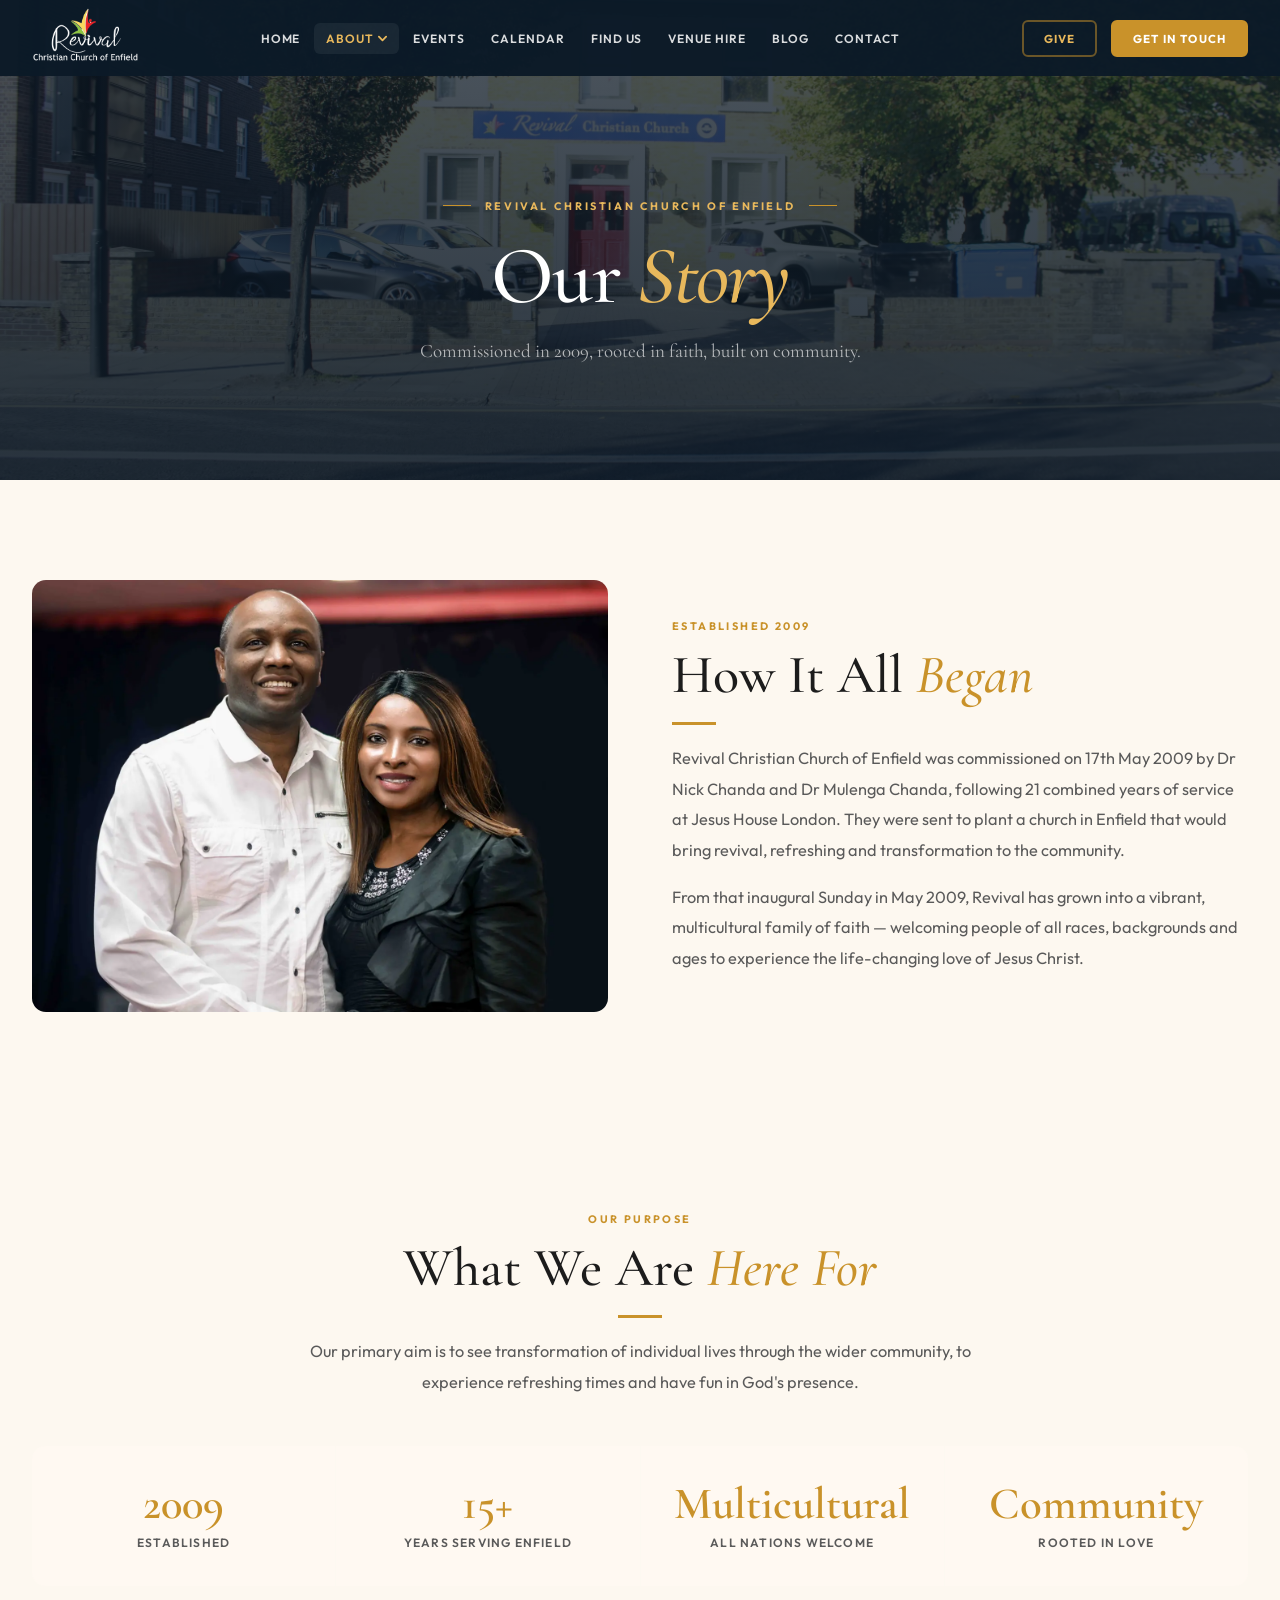
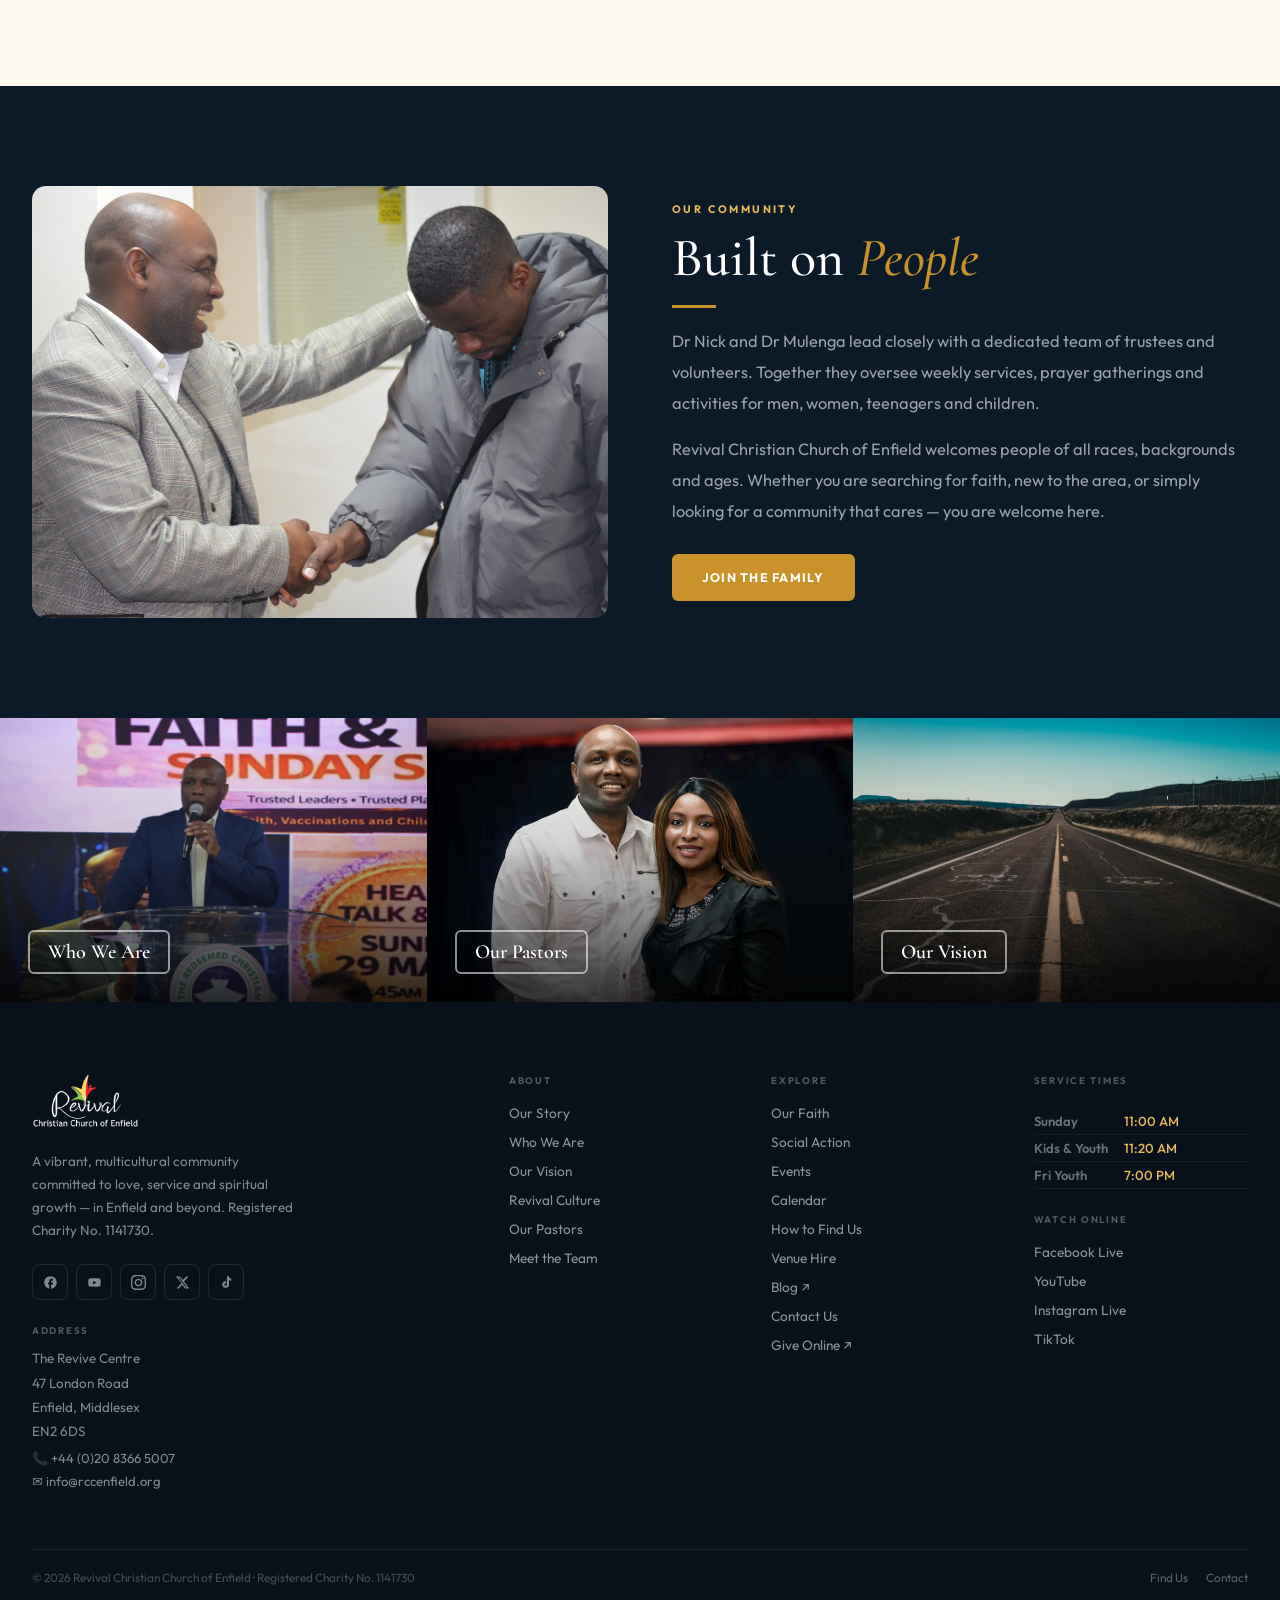
<file: background/index.html>
<!DOCTYPE html>
<html lang="en">
<head>
  <script src="/assets/js/google-analytics.js"></script>
  <meta charset="UTF-8">
  <meta name="viewport" content="width=device-width, initial-scale=1.0">
  <title>Our Story | Revival Christian Church of Enfield</title>
  <meta name="description" content="Discover the story behind Revival Christian Church of Enfield — founded in 2009 by Dr Nick &amp; Dr Mulenga Chanda at The Revive Centre, 47 London Road, Enfield EN2 6DS.">
  <meta property="og:title" content="Our Story | Revival Christian Church of Enfield">
  <meta property="og:description" content="Founded in 2009, Revival Christian Church of Enfield is a community of faith committed to transformation, refreshing and revival in Enfield and beyond.">
  <meta property="og:type" content="website">
  <meta property="og:url" content="https://rccenfield.org/background/">
  <meta name="robots" content="index, follow">
  <link rel="canonical" href="https://rccenfield.org/background/">
  <script type="application/ld+json">{"@context":"https://schema.org","@type":"Church","name":"Revival Christian Church of Enfield","url":"https://rccenfield.org","telephone":"+442083665007","email":"info@rccenfield.org","address":{"@type":"PostalAddress","streetAddress":"47 London Road","addressLocality":"Enfield","addressRegion":"Middlesex","postalCode":"EN2 6DS","addressCountry":"GB"},"foundingDate":"2009-05-17"}</script>
  <link rel="preconnect" href="https://fonts.googleapis.com">
  <link rel="preconnect" href="https://fonts.gstatic.com" crossorigin>
  <link href="https://fonts.googleapis.com/css2?family=Cormorant+Garamond:ital,wght@0,400;0,500;0,600;0,700;1,400;1,600&family=Outfit:wght@300;400;500;600;700&display=swap" rel="stylesheet">
  <link rel="stylesheet" href="../css/global.css">
  <style>
    .story-grid   { display: grid; grid-template-columns: 1fr 1fr; gap: 64px; align-items: center; }
    .story-grid.rev { direction: rtl; }
    .story-grid.rev > * { direction: ltr; }
    .story-ph     { aspect-ratio: 4/3; }
    .aim-block    { background: var(--navy); border-radius: var(--rl); padding: 48px; }
    .aim-block .st { color: #fff; }
    .aim-block .st em { font-style: italic; color: var(--glt); }
    .aim-block .sb { color: rgba(255,255,255,.7); }
    @media (max-width: 900px) {
      .story-grid, .story-grid.rev { grid-template-columns: 1fr; direction: ltr; }
    }
  </style>
</head>
<body>

<!-- ════════════ NAV ════════════ -->
<nav class="nav dark" id="nav" role="navigation" aria-label="Main navigation">
  <div class="nav-in">
    <a href="../" class="nav-logo" aria-label="Revival Christian Church of Enfield – Home">
      <img src="../assets/img/logo.png" alt="Revival Christian Church of Enfield" class="logo-img">
    </a>
    <ul class="nav-links" role="list">
      <li class="ni"><a href="../" class="nl">Home</a></li>
      <li class="ni">
        <button class="nl active" aria-haspopup="true" aria-expanded="false">About <svg class="chev" viewBox="0 0 10 6"><path d="M1 1l4 4 4-4" stroke-linecap="round" stroke-linejoin="round"/></svg></button>
        <div class="drop" role="menu">
          <a href="../background/" role="menuitem" aria-current="page">Our Story</a>
          <a href="../who_we_are/" role="menuitem">Who We Are</a>
          <a href="../our_vision/" role="menuitem">Our Vision</a>
          <a href="../culture/" role="menuitem">Revival Culture</a>
          <a href="../our_faith/" role="menuitem">Our Faith</a>
          <a href="../social_action/" role="menuitem">Social Action</a>
          <div class="dd"></div>
          <a href="../our_pastors/" role="menuitem">Our Pastors</a>
          <a href="../our_workforce/" role="menuitem">Meet the Team</a>
        </div>
      </li>
      <li class="ni"><a href="../events/" class="nl">Events</a></li>
      <li class="ni"><a href="../calendar/" class="nl">Calendar</a></li>
      <li class="ni"><a href="../how_to_find_us/" class="nl">Find Us</a></li>
      <li class="ni"><a href="../venue_hire/" class="nl">Venue Hire</a></li>
      <li class="ni"><a href="https://blog.rccenfield.org/" class="nl" target="_blank" rel="noopener">Blog</a></li>
      <li class="ni"><a href="../contact/" class="nl">Contact</a></li>
    </ul>
    <div style="display:flex;align-items:center;gap:14px;flex-shrink:0;">
      <a href="https://rcce.churchsuite.com/donate/" target="_blank" rel="noopener" class="btn-nav-give">Give</a>
      <a href="../contact/" class="btn-nav">Get in Touch</a>
      <button class="burger" id="burger" aria-label="Open menu" aria-expanded="false"><span></span><span></span><span></span></button>
    </div>
  </div>
</nav>

<!-- Mobile Menu -->
<div class="mob" id="mob" role="dialog" aria-modal="true" aria-label="Navigation">
  <span class="mob-sec">Menu</span>
  <a href="../">Home</a>
  <span class="mob-sec">About</span>
  <a href="../background/">Our Story</a>
  <a href="../who_we_are/">Who We Are</a>
  <a href="../our_vision/">Our Vision</a>
  <a href="../culture/">Revival Culture</a>
  <a href="../our_faith/">Our Faith</a>
  <a href="../social_action/">Social Action</a>
  <a href="../our_pastors/">Our Pastors</a>
  <a href="../our_workforce/">Meet the Team</a>
  <span class="mob-sec">Explore</span>
  <a href="../events/">Events</a>
  <a href="../calendar/">Calendar</a>
  <a href="../how_to_find_us/">How to Find Us</a>
  <a href="../venue_hire/">Venue Hire</a>
  <a href="https://blog.rccenfield.org/" target="_blank" rel="noopener">Blog ↗</a>
  <a href="../contact/">Contact</a>
  <a href="https://rcce.churchsuite.com/donate/" target="_blank" rel="noopener">Give Online ↗</a>
  <a href="../contact/" class="mob-cta">Get in Touch →</a>
</div>

<!-- ════════════ PAGE HERO ════════════ -->
<section class="page-hero" aria-labelledby="ph-h1">
  <div class="page-hero-bg" aria-hidden="true">
    <!--
      📷 HERO PHOTO — Add a photo of the church exterior, congregation, or founding moment.
      <img src="../images/background-hero.jpg" alt="Revival Christian Church of Enfield congregation" class="page-hero-img">
    -->
    <img src="/assets/img/church-building.webp" alt="Revival Christian Church of Enfield congregation" class="page-hero-img">
    <div class="page-hero-ph">
      <span class="page-hero-ph-label">
        <svg viewBox="0 0 24 24"><path d="M20 5h-3.17L15 3H9L7.17 5H4c-1.1 0-2 .9-2 2v12c0 1.1.9 2 2 2h16c1.1 0 2-.9 2-2V7c0-1.1-.9-2-2-2zm-8 13c-2.76 0-5-2.24-5-5s2.24-5 5-5 5 2.24 5 5-2.24 5-5 5zm0-8c-1.65 0-3 1.35-3 3s1.35 3 3 3 3-1.35 3-3-1.35-3-3-3z"/></svg>
        Add Hero Photo — church exterior or congregation
      </span>
    </div>
    <div class="page-hero-overlay"></div>
  </div>
  <div class="page-hero-c">
    <p class="page-hero-ey">Revival Christian Church of Enfield</p>
    <h1 class="page-hero-h1" id="ph-h1">Our <em>Story</em></h1>
    <p class="page-hero-sub">Commissioned in 2009, rooted in faith, built on community.</p>
  </div>
</section>

<!-- ════════════ FOUNDING STORY ════════════ -->
<section class="sec" style="background:var(--cream);" aria-labelledby="story-h">
  <div class="sec-in">
    <div class="story-grid">
      <div class="reveal">
        <!--
          📷 FOUNDING PHOTO — A photo from the early days or founding service, May 2009.
          <img src="../images/founding.jpg" alt="Dr Nick and Dr Mulenga Chanda at the founding of Revival Church Enfield, 17 May 2009">
        -->
        <img src="/assets/img/pastors/our-pastors.webp" alt="Dr Nick and Dr Mulenga Chanda at the founding of Revival Church Enfield, 17 May 2009" style="width:100%;aspect-ratio:4/3;object-fit:cover;object-position:top;border-radius:14px;display:block;">
        <!-- <div class="ph story-ph">
          <div class="ph-inner">
            <div class="ph-ico"><svg viewBox="0 0 24 24"><path d="M20 5h-3.17L15 3H9L7.17 5H4c-1.1 0-2 .9-2 2v12c0 1.1.9 2 2 2h16c1.1 0 2-.9 2-2V7c0-1.1-.9-2-2-2zm-8 13c-2.76 0-5-2.24-5-5s2.24-5 5-5 5 2.24 5 5-2.24 5-5 5zm0-8c-1.65 0-3 1.35-3 3s1.35 3 3 3 3-1.35 3-3-1.35-3-3-3z"/></svg></div>
            <div class="ph-hint">Add founding photo<br>Dr Nick &amp; Dr Mulenga Chanda, May 2009</div>
          </div>
        </div> -->
      </div>
      <div class="reveal">
        <p class="ey">Established 2009</p>
        <h2 class="st" id="story-h">How It All <em>Began</em></h2>
        <div class="gbar"></div>
        <p class="sb">Revival Christian Church of Enfield was commissioned on 17th May 2009 by Dr Nick Chanda and Dr Mulenga Chanda, following 21 combined years of service at Jesus House London. They were sent to plant a church in Enfield that would bring revival, refreshing and transformation to the community.</p>
        <p class="sb" style="margin-top:16px;">From that inaugural Sunday in May 2009, Revival has grown into a vibrant, multicultural family of faith — welcoming people of all races, backgrounds and ages to experience the life-changing love of Jesus Christ.</p>
      </div>
    </div>
  </div>
</section>

<!-- ════════════ OUR PRIMARY AIM ════════════ -->
<section class="sec" aria-labelledby="aim-h">
  <div class="sec-in">
    <div style="text-align:center;max-width:720px;margin:0 auto 48px;" class="reveal">
      <p class="ey">Our Purpose</p>
      <h2 class="st" id="aim-h">What We Are <em>Here For</em></h2>
      <div class="gbar" style="margin:18px auto;"></div>
      <p class="sb">Our primary aim is to see transformation of individual lives through the wider community, to experience refreshing times and have fun in God's presence.</p>
    </div>

    <div class="stats-row reveal">
      <div class="stat-item on-light">
        <div class="stat-n gold">2009</div>
        <div class="stat-l on-light">Established</div>
      </div>
      <div class="stat-item on-light">
        <div class="stat-n gold">15+</div>
        <div class="stat-l on-light">Years Serving Enfield</div>
      </div>
      <div class="stat-item on-light">
        <div class="stat-n gold">Multi&shy;cultural</div>
        <div class="stat-l on-light">All Nations Welcome</div>
      </div>
      <div class="stat-item on-light">
        <div class="stat-n gold">Community</div>
        <div class="stat-l on-light">Rooted in Love</div>
      </div>
    </div>
  </div>
</section>

<!-- ════════════ COMMUNITY ════════════ -->
<section class="sec" style="background:var(--navy);" aria-labelledby="community-h">
  <div class="sec-in">
    <div class="story-grid rev">
      <div class="reveal" style="text-align:left;">
        <p class="ey" style="color:var(--glt);">Our Community</p>
        <h2 class="st st-wht" id="community-h">Built on <em>People</em></h2>
        <div class="gbar"></div>
        <p class="sb sb-lt">Dr Nick and Dr Mulenga lead closely with a dedicated team of trustees and volunteers. Together they oversee weekly services, prayer gatherings and activities for men, women, teenagers and children.</p>
        <p class="sb sb-lt" style="margin-top:16px;">Revival Christian Church of Enfield welcomes people of all races, backgrounds and ages. Whether you are searching for faith, new to the area, or simply looking for a community that cares — you are welcome here.</p>
        <a href="../contact/" class="btn bg" style="margin-top:28px;">Join the Family</a>
      </div>
      <div class="reveal">
        <!--
          📷 COMMUNITY PHOTO — A photo showing the diverse congregation or a community event.
          <img src="../images/community.jpg" alt="Revival Church Enfield community gathering">
        -->
          <img src="/assets/img/prayer.webp" alt="Revival Church Enfield community gathering" style="width:100%;aspect-ratio:4/3;object-fit:cover;border-radius:14px;display:block;">
      </div>
    </div>
  </div>
</section>

<!-- ════════════ CROSS LINKS ════════════ -->
<div class="xlinks" aria-label="Explore more">
  <div class="xlinks-grid">
    <a href="../who_we_are/" class="xl">
      <div class="xl-ph-wrap">
        <div class="ph" style="height:100%;border-radius:0;border:none;">
          <img src="/assets/img/pastors/pastor_nick2.webp" alt="Revival Church Enfield community gathering">
        </div>
      </div>
      <div class="xl-over"><span class="xl-title">Who We Are</span></div>
    </a>
    <a href="../our_pastors/" class="xl">
      <div class="xl-ph-wrap">
        <div class="ph" style="height:100%;border-radius:0;border:none;">
          <img src="/assets/img/pastors/our-pastors.webp" alt="Revival Church Enfield community gathering">
        </div>
      </div>
      <div class="xl-over"><span class="xl-title">Our Pastors</span></div>
    </a>
    <a href="../our_vision/" class="xl">
      <div class="xl-ph-wrap">
        <div class="ph" style="height:100%;border-radius:0;border:none;">
          <img src="/assets/img/vision.webp" alt="Revival Church Enfield community gathering">
        </div>
      </div>
      <div class="xl-over"><span class="xl-title">Our Vision</span></div>
    </a>
  </div>
</div>

<!-- ════════════ FOOTER ════════════ -->
<footer role="contentinfo">
  <div class="fg">
    <div>
      <img src="../assets/img/logo.png" alt="Revival Christian Church of Enfield" class="f-logo-img">
      <p class="f-tag">A vibrant, multicultural community committed to love, service and spiritual growth — in Enfield and beyond. Registered Charity No. 1141730.</p>
      <div class="fsocs" aria-label="Social media">
        <a href="https://facebook.com/rccenfield" target="_blank" rel="noopener" class="fsoc" aria-label="Facebook"><svg viewBox="0 0 24 24"><path d="M22 12c0-5.52-4.48-10-10-10S2 6.48 2 12c0 4.84 3.44 8.87 8 9.8V15H8v-3h2V9.5C10 7.57 11.57 6 13.5 6H16v3h-2c-.55 0-1 .45-1 1v2h3v3h-3v6.95c5.05-.5 9-4.76 9-9.95z"/></svg></a>
        <a href="https://youtube.com/@rccenfield" target="_blank" rel="noopener" class="fsoc" aria-label="YouTube"><svg viewBox="0 0 24 24"><path d="M21.58 7.19c-.23-.86-.91-1.54-1.77-1.77C18.25 5 12 5 12 5s-6.25 0-7.81.42c-.86.23-1.54.91-1.77 1.77C2 8.75 2 12 2 12s0 3.25.42 4.81c.23.86.91 1.54 1.77 1.77C5.75 19 12 19 12 19s6.25 0 7.81-.42c.86-.23 1.54-.91 1.77-1.77C22 15.25 22 12 22 12s0-3.25-.42-4.81zM10 15V9l5.2 3L10 15z"/></svg></a>
        <a href="https://instagram.com/rccenfield" target="_blank" rel="noopener" class="fsoc" aria-label="Instagram"><svg viewBox="0 0 24 24"><path d="M12 2.163c3.204 0 3.584.012 4.85.07 3.252.148 4.771 1.691 4.919 4.919.058 1.265.069 1.645.069 4.849 0 3.205-.012 3.584-.069 4.849-.149 3.225-1.664 4.771-4.919 4.919-1.266.058-1.644.07-4.85.07-3.204 0-3.584-.012-4.849-.07-3.26-.149-4.771-1.699-4.919-4.92-.058-1.265-.07-1.644-.07-4.849 0-3.204.013-3.583.07-4.849.149-3.227 1.664-4.771 4.919-4.919 1.266-.057 1.645-.069 4.849-.069zm0-2.163c-3.259 0-3.667.014-4.947.072-4.358.2-6.78 2.618-6.98 6.98-.059 1.281-.073 1.689-.073 4.948 0 3.259.014 3.668.072 4.948.2 4.358 2.618 6.78 6.98 6.98 1.281.058 1.689.072 4.948.072 3.259 0 3.668-.014 4.948-.072 4.354-.2 6.782-2.618 6.979-6.98.059-1.28.073-1.689.073-4.948 0-3.259-.014-3.667-.072-4.947-.196-4.354-2.617-6.78-6.979-6.98-1.281-.059-1.69-.073-4.949-.073zm0 5.838c-3.403 0-6.162 2.759-6.162 6.162s2.759 6.163 6.162 6.163 6.162-2.759 6.162-6.163c0-3.403-2.759-6.162-6.162-6.162zm0 10.162c-2.209 0-4-1.79-4-4 0-2.209 1.791-4 4-4s4 1.791 4 4c0 2.21-1.791 4-4 4zm6.406-11.845c-.796 0-1.441.645-1.441 1.44s.645 1.44 1.441 1.44c.795 0 1.439-.645 1.439-1.44s-.644-1.44-1.439-1.44z"/></svg></a>
        <a href="https://twitter.com/rccenfield" target="_blank" rel="noopener" class="fsoc" aria-label="X / Twitter"><svg viewBox="0 0 24 24"><path d="M18.244 2.25h3.308l-7.227 8.26 8.502 11.24H16.17l-4.714-6.231-5.401 6.231H2.746l7.73-8.835L1.254 2.25H8.08l4.253 5.622zm-1.161 17.52h1.833L7.084 4.126H5.117z"/></svg></a>
        <a href="https://www.tiktok.com/@rccenfield" target="_blank" rel="noopener" class="fsoc" aria-label="TikTok"><svg viewBox="0 0 24 24"><path d="M12.7 2h3.2c.3 2.1 1.5 3.7 3.7 4v3.2c-1.3 0-2.5-.4-3.6-1.1v7.2a5.3 5.3 0 1 1-4.6-5.3v3.4a2 2 0 1 0 1.3 1.9V2z"/></svg></a>
      </div>
      <div class="faddr">
        <h5>Address</h5>
        <p>The Revive Centre<br>47 London Road<br>Enfield, Middlesex<br>EN2 6DS</p>
        <a href="tel:+442083665007">📞 +44 (0)20 8366 5007</a>
        <a href="mailto:info@rccenfield.org">✉ info@rccenfield.org</a>
      </div>
    </div>
    <div class="fc">
      <h5>About</h5>
      <ul>
        <li><a href="../background/">Our Story</a></li>
        <li><a href="../who_we_are/">Who We Are</a></li>
        <li><a href="../our_vision/">Our Vision</a></li>
        <li><a href="../culture/">Revival Culture</a></li>
        <li><a href="../our_pastors/">Our Pastors</a></li>
        <li><a href="../our_workforce/">Meet the Team</a></li>
      </ul>
    </div>
    <div class="fc">
      <h5>Explore</h5>
      <ul>
        <li><a href="../our_faith/">Our Faith</a></li>
        <li><a href="../social_action/">Social Action</a></li>
        <li><a href="../events/">Events</a></li>
        <li><a href="../calendar/">Calendar</a></li>
        <li><a href="../how_to_find_us/">How to Find Us</a></li>
        <li><a href="../venue_hire/">Venue Hire</a></li>
        <li><a href="https://blog.rccenfield.org/" target="_blank" rel="noopener">Blog ↗</a></li>
        <li><a href="../contact/">Contact Us</a></li>
        <li><a href="https://rcce.churchsuite.com/donate/" target="_blank" rel="noopener">Give Online ↗</a></li>
      </ul>
    </div>
    <div class="fc">
      <h5>Service Times</h5>
      <div class="ftimes">
        <div class="ftr"><span class="fday">Sunday</span><span class="fval">11:00 AM</span></div>
        <div class="ftr"><span class="fday">Kids &amp; Youth</span><span class="fval">11:20 AM</span></div>
        <div class="ftr"><span class="fday">Fri Youth</span><span class="fval">7:00 PM</span></div>
      </div>
      <div style="margin-top:24px;">
        <h5>Watch Online</h5>
        <ul>
          <li><a href="https://facebook.com/rccenfield" target="_blank" rel="noopener">Facebook Live</a></li>
          <li><a href="https://youtube.com/@rccenfield" target="_blank" rel="noopener">YouTube</a></li>
          <li><a href="https://instagram.com/rccenfield" target="_blank" rel="noopener">Instagram Live</a></li>
          <li><a href="https://www.tiktok.com/@rccenfield" target="_blank" rel="noopener">TikTok</a></li>
        </ul>
      </div>
    </div>
  </div>
  <div class="fbot">
    <p>© <span id="cyr">2025</span> Revival Christian Church of Enfield · Registered Charity No. 1141730</p>
    <div class="fbot-links">
      <a href="../how_to_find_us/">Find Us</a>
      <a href="../contact/">Contact</a>
    </div>
  </div>
</footer>

<a href="#" class="btt" id="btt" aria-label="Back to top">
  <svg viewBox="0 0 24 24"><path d="M18 15l-6-6-6 6" stroke-linecap="round" stroke-linejoin="round"/></svg>
</a>

<script>
  const nav = document.getElementById('nav');
  const btt = document.getElementById('btt');
  const onScroll = () => {
    nav.classList.toggle('scrolled', window.scrollY > 40);
    btt.classList.toggle('show', window.scrollY > 500);
  };
  window.addEventListener('scroll', onScroll, {passive:true}); onScroll();
  const burger = document.getElementById('burger');
  const mob    = document.getElementById('mob');
  burger.addEventListener('click', () => {
    const open = mob.classList.toggle('open');
    burger.classList.toggle('open', open);
    burger.setAttribute('aria-expanded', open);
    document.body.style.overflow = open ? 'hidden' : '';
  });
  mob.querySelectorAll('a').forEach(a => a.addEventListener('click', () => {
    mob.classList.remove('open'); burger.classList.remove('open');
    burger.setAttribute('aria-expanded','false'); document.body.style.overflow='';
  }));
  btt.addEventListener('click', e => { e.preventDefault(); window.scrollTo({top:0,behavior:'smooth'}); });
  const obs = new IntersectionObserver(entries => {
    entries.forEach((e, i) => {
      if (e.isIntersecting) { setTimeout(() => e.target.classList.add('revealed'), i * 70); obs.unobserve(e.target); }
    });
  }, {threshold: 0.1});
  document.querySelectorAll('.reveal').forEach(el => obs.observe(el));
  var cyr=document.getElementById('cyr');if(cyr)cyr.textContent=new Date().getFullYear();
</script>
</body>
</html>
</file>
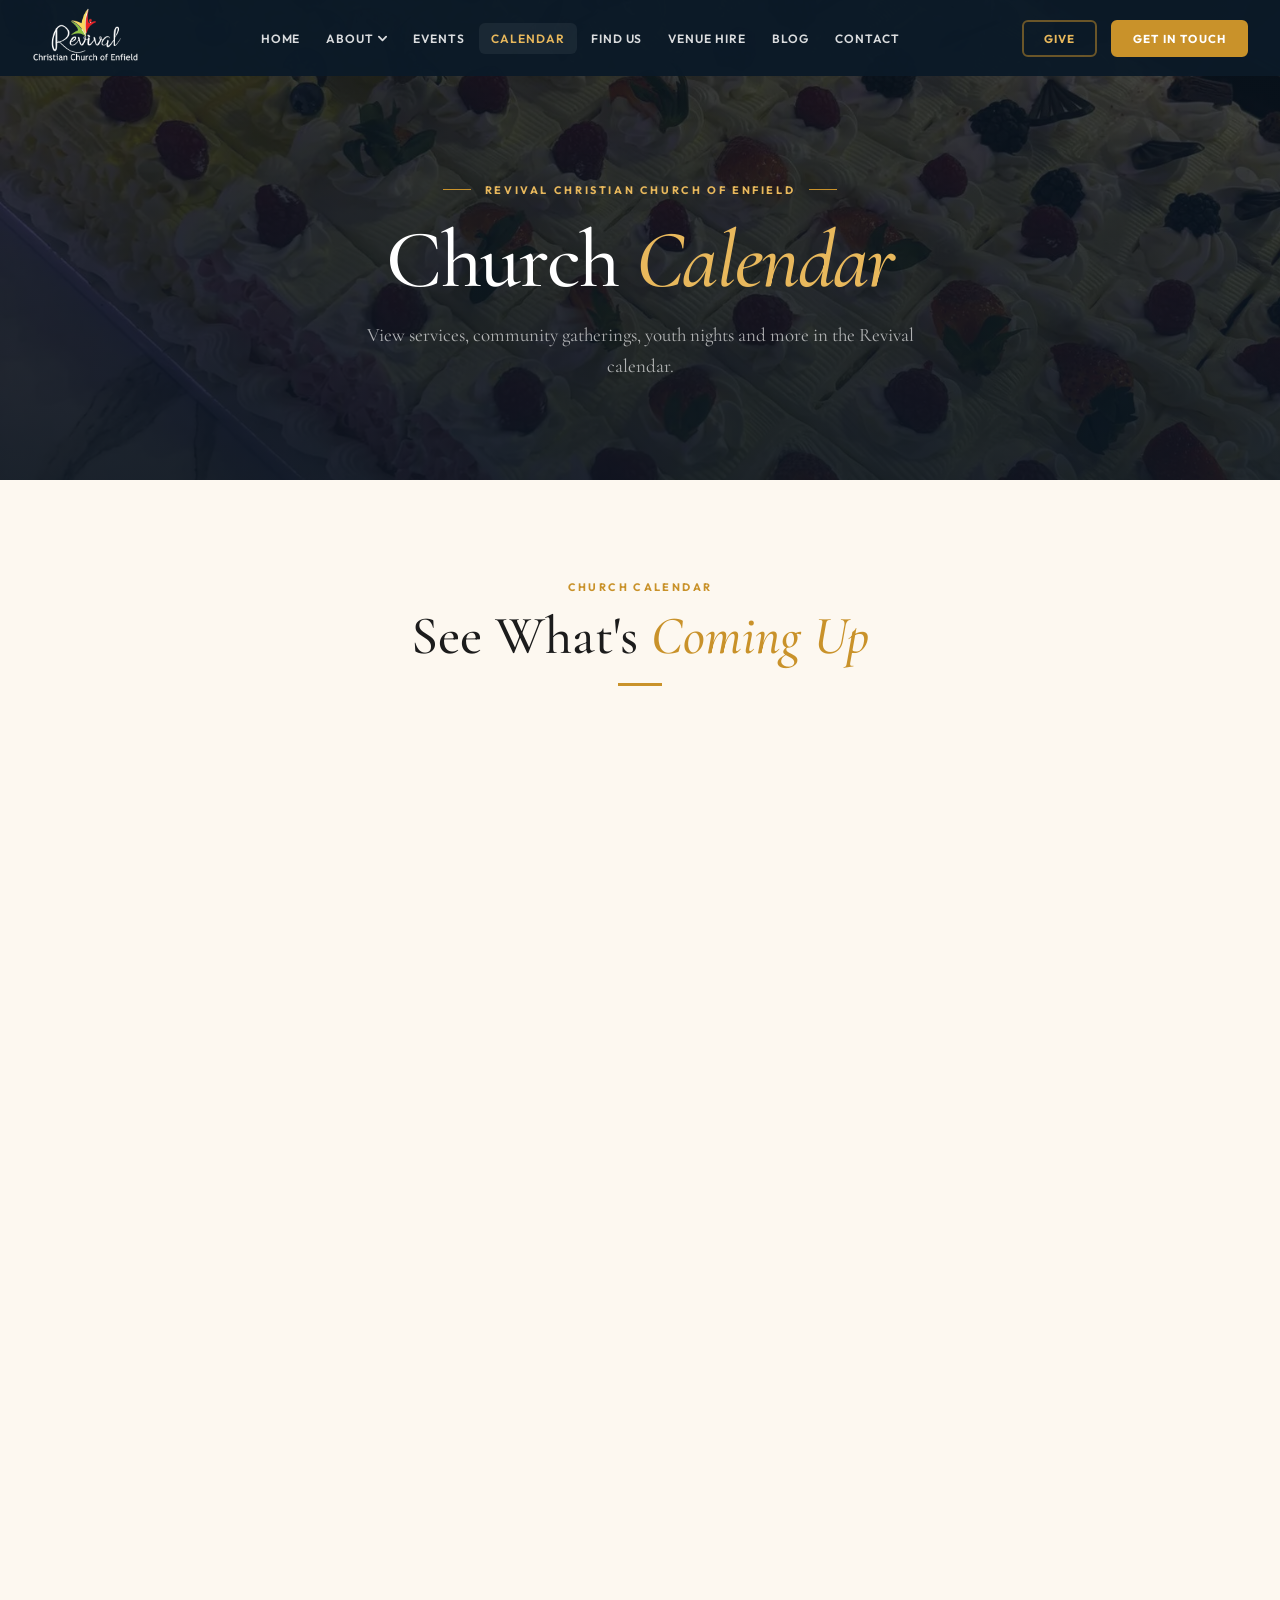
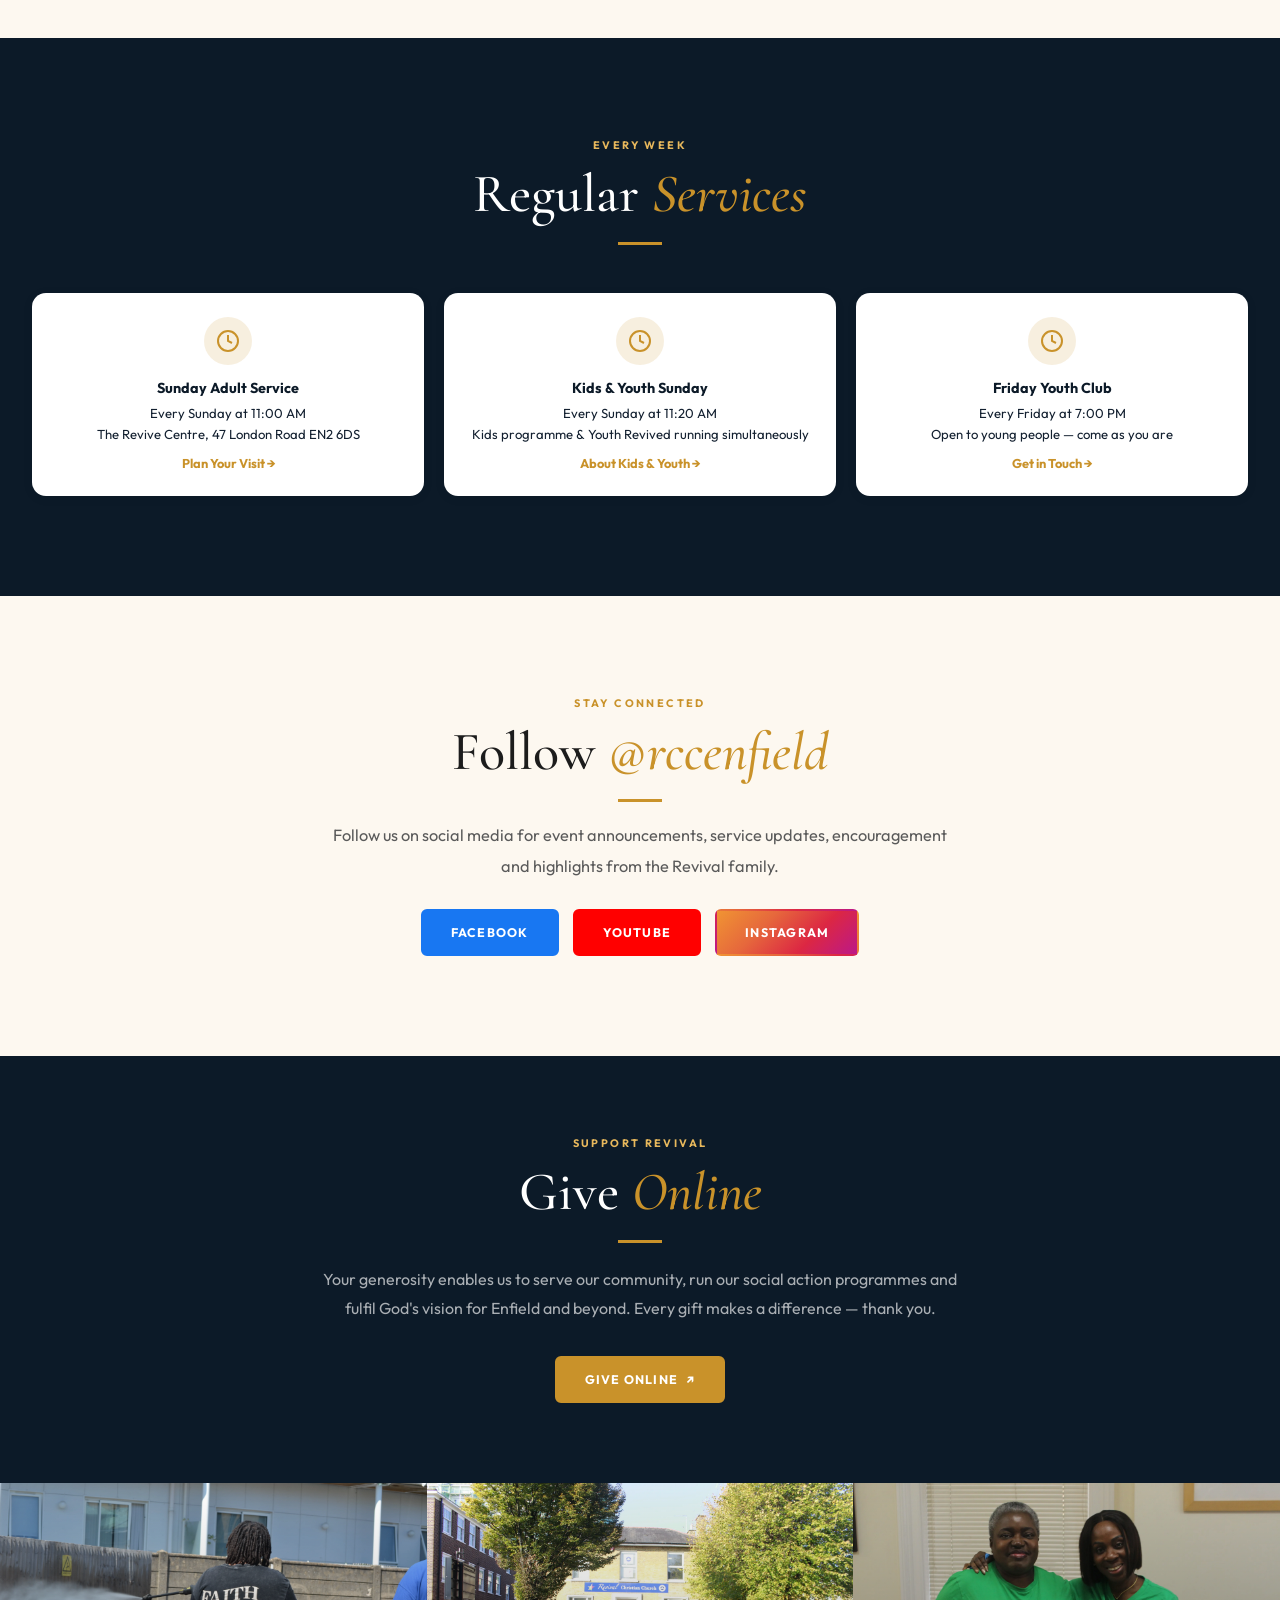
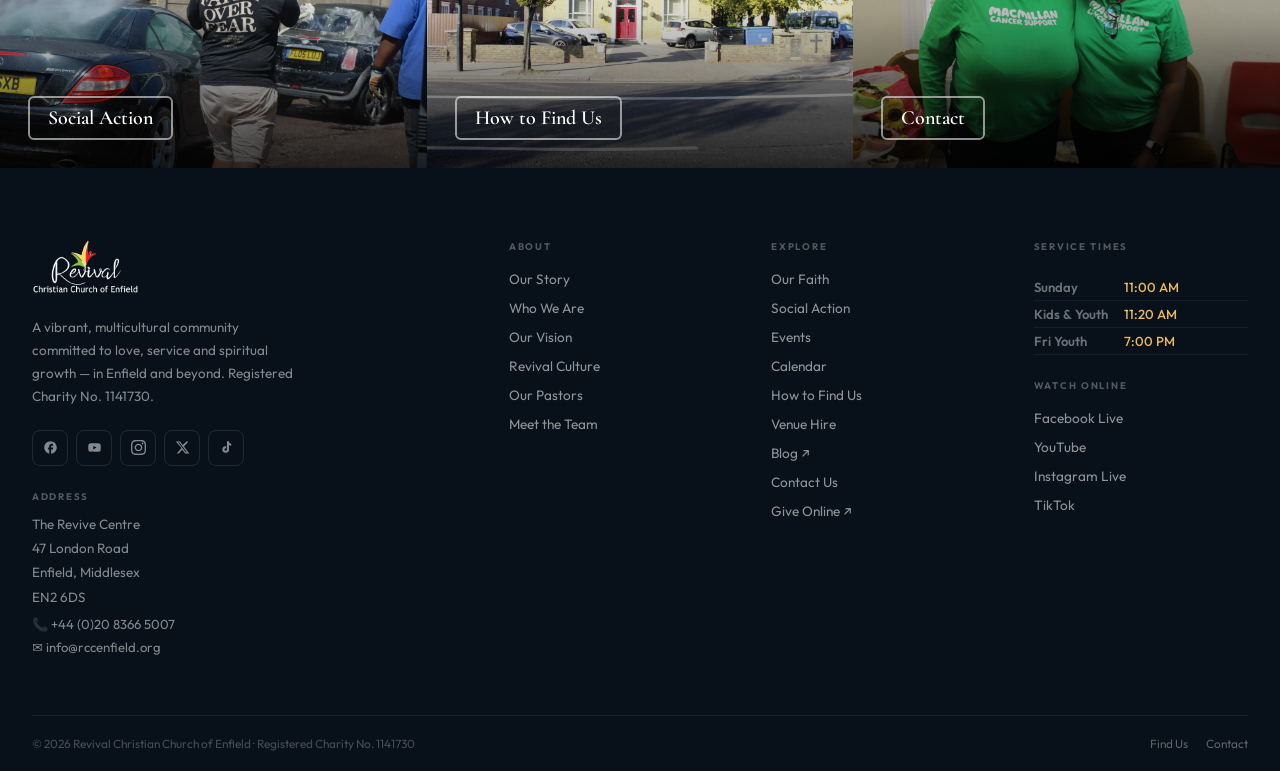
<file: calendar/index.html>
<!DOCTYPE html>
<html lang="en">
<head>
  <script src="/assets/js/google-analytics.js"></script>
  <meta charset="UTF-8">
  <meta name="viewport" content="width=device-width, initial-scale=1.0">
  <title>Calendar | Revival Christian Church of Enfield</title>
  <meta name="description" content="Church calendar for Revival Christian Church of Enfield — services, gatherings, youth events and more.">
  <meta property="og:title" content="Calendar | Revival Christian Church of Enfield">
  <meta property="og:description" content="View the Revival Church Enfield calendar — services, community events, youth nights and more.">
  <meta property="og:type" content="website">
  <meta property="og:url" content="https://rccenfield.org/calendar/">
  <meta name="robots" content="index, follow">
  <link rel="canonical" href="https://rccenfield.org/calendar/">
  <script type="application/ld+json">{"@context":"https://schema.org","@type":"Church","name":"Revival Christian Church of Enfield","url":"https://rccenfield.org","telephone":"+442083665007","email":"info@rccenfield.org","address":{"@type":"PostalAddress","streetAddress":"47 London Road","addressLocality":"Enfield","addressRegion":"Middlesex","postalCode":"EN2 6DS","addressCountry":"GB"}}</script>
  <link rel="preconnect" href="https://fonts.googleapis.com">
  <link rel="preconnect" href="https://fonts.gstatic.com" crossorigin>
  <link href="https://fonts.googleapis.com/css2?family=Cormorant+Garamond:ital,wght@0,400;0,500;0,600;0,700;1,400;1,600&family=Outfit:wght@300;400;500;600;700&display=swap" rel="stylesheet">
  <link rel="stylesheet" href="../css/global.css">
  <style>
    .churchsuite-wrap { background: #fff; border-radius: var(--rl); border: 2px dashed var(--gold); padding: 56px 40px; text-align: center; margin: 0 0 48px; }
    .churchsuite-wrap .st { font-size: clamp(22px,2.5vw,30px); }
    .churchsuite-wrap .sb { max-width: 560px; margin: 12px auto 24px; }
    .events-note  { font-family: 'Outfit',sans-serif; font-size: .82rem; color: var(--navy2); margin-top: 16px; }
    .stay-grid    { display: grid; grid-template-columns: repeat(3,1fr); gap: 20px; }
    .stay-card    { background: #fff; border-radius: var(--rl); padding: 24px 20px; box-shadow: 0 2px 12px rgba(0,0,0,.06); text-align: center; }
    .stay-card-ico { width: 48px; height: 48px; border-radius: 50%; display: flex; align-items: center; justify-content: center; margin: 0 auto 14px; }
    .stay-card h3 { font-family: 'Outfit',sans-serif; font-size: .9rem; font-weight: 700; color: var(--navy); margin-bottom: 6px; }
    .stay-card p  { font-family: 'Outfit',sans-serif; font-size: .82rem; color: var(--navy2); line-height: 1.6; }
    .stay-card a  { font-family: 'Outfit',sans-serif; font-size: .8rem; font-weight: 700; color: var(--gold); margin-top: 10px; display: inline-block; }
    @media (max-width: 768px) {
      .stay-grid { grid-template-columns: 1fr; }
      .churchsuite-wrap { padding: 36px 24px; }
    }
  </style>
</head>
<body>

<!-- ════════════ NAV ════════════ -->
<nav class="nav dark" id="nav" role="navigation" aria-label="Main navigation">
  <div class="nav-in">
    <a href="../" class="nav-logo" aria-label="Revival Christian Church of Enfield – Home">
      <img src="../assets/img/logo.png" alt="Revival Christian Church of Enfield" class="logo-img">
    </a>
    <ul class="nav-links" role="list">
      <li class="ni"><a href="../" class="nl">Home</a></li>
      <li class="ni">
        <button class="nl" aria-haspopup="true" aria-expanded="false">About <svg class="chev" viewBox="0 0 10 6"><path d="M1 1l4 4 4-4" stroke-linecap="round" stroke-linejoin="round"/></svg></button>
        <div class="drop" role="menu">
          <a href="../background/" role="menuitem">Our Story</a>
          <a href="../who_we_are/" role="menuitem">Who We Are</a>
          <a href="../our_vision/" role="menuitem">Our Vision</a>
          <a href="../culture/" role="menuitem">Revival Culture</a>
          <a href="../our_faith/" role="menuitem">Our Faith</a>
          <a href="../social_action/" role="menuitem">Social Action</a>
          <div class="dd"></div>
          <a href="../our_pastors/" role="menuitem">Our Pastors</a>
          <a href="../our_workforce/" role="menuitem">Meet the Team</a>
        </div>
      </li>
      <li class="ni"><a href="../events/" class="nl">Events</a></li>
      <li class="ni"><a href="../calendar/" class="nl active">Calendar</a></li>
      <li class="ni"><a href="../how_to_find_us/" class="nl">Find Us</a></li>
      <li class="ni"><a href="../venue_hire/" class="nl">Venue Hire</a></li>
      <li class="ni"><a href="https://blog.rccenfield.org/" class="nl" target="_blank" rel="noopener">Blog</a></li>
      <li class="ni"><a href="../contact/" class="nl">Contact</a></li>
    </ul>
    <div style="display:flex;align-items:center;gap:14px;flex-shrink:0;">
      <a href="https://rcce.churchsuite.com/donate/" target="_blank" rel="noopener" class="btn-nav-give">Give</a>
      <a href="../contact/" class="btn-nav">Get in Touch</a>
      <button class="burger" id="burger" aria-label="Open menu" aria-expanded="false"><span></span><span></span><span></span></button>
    </div>
  </div>
</nav>

<!-- Mobile Menu -->
<div class="mob" id="mob" role="dialog" aria-modal="true" aria-label="Navigation">
  <span class="mob-sec">Menu</span>
  <a href="../">Home</a>
  <span class="mob-sec">About</span>
  <a href="../background/">Our Story</a>
  <a href="../who_we_are/">Who We Are</a>
  <a href="../our_vision/">Our Vision</a>
  <a href="../culture/">Revival Culture</a>
  <a href="../our_faith/">Our Faith</a>
  <a href="../social_action/">Social Action</a>
  <a href="../our_pastors/">Our Pastors</a>
  <a href="../our_workforce/">Meet the Team</a>
  <span class="mob-sec">Explore</span>
  <a href="../events/">Events</a>
  <a href="../calendar/">Calendar</a>
  <a href="../how_to_find_us/">How to Find Us</a>
  <a href="../venue_hire/">Venue Hire</a>
  <a href="https://blog.rccenfield.org/" target="_blank" rel="noopener">Blog ↗</a>
  <a href="../contact/">Contact</a>
  <a href="https://rcce.churchsuite.com/donate/" target="_blank" rel="noopener">Give Online ↗</a>
  <a href="../contact/" class="mob-cta">Get in Touch →</a>
</div>

<!-- ════════════ PAGE HERO ════════════ -->
<section class="page-hero" aria-labelledby="ph-h1">
  <div class="page-hero-bg" aria-hidden="true">
    <!--
      📷 HERO PHOTO — A community events or church gathering photo.
      <img src="../images/events-hero.jpg" alt="Calendar at Revival Christian Church of Enfield" class="page-hero-img">
    -->
      <img src="/assets/img/food.webp" alt="Calendar at Revival Christian Church of Enfield" class="page-hero-img">
    <div class="page-hero-ph">
      <span class="page-hero-ph-label">
        <svg viewBox="0 0 24 24"><path d="M20 5h-3.17L15 3H9L7.17 5H4c-1.1 0-2 .9-2 2v12c0 1.1.9 2 2 2h16c1.1 0 2-.9 2-2V7c0-1.1-.9-2-2-2zm-8 13c-2.76 0-5-2.24-5-5s2.24-5 5-5 5 2.24 5 5-2.24 5-5 5zm0-8c-1.65 0-3 1.35-3 3s1.35 3 3 3 3-1.35 3-3-1.35-3-3-3z"/></svg>
        Add Hero Photo — church calendar / gathering
      </span>
    </div>
    <div class="page-hero-overlay"></div>
  </div>
  <div class="page-hero-c">
    <p class="page-hero-ey">Revival Christian Church of Enfield</p>
    <h1 class="page-hero-h1" id="ph-h1">Church <em>Calendar</em></h1>
    <p class="page-hero-sub">View services, community gatherings, youth nights and more in the Revival calendar.</p>
  </div>
</section>

<!-- ════════════ CHURCH CALENDAR ════════════ -->
<section class="sec" style="background:var(--cream);" aria-labelledby="cal-h">
  <div class="sec-in">
    <div style="text-align:center;max-width:600px;margin:0 auto 48px;" class="reveal">
      <p class="ey">Church Calendar</p>
      <h2 class="st" id="cal-h">See What's <em>Coming Up</em></h2>
      <div class="gbar" style="margin:18px auto;"></div>
    </div>

    
    <iframe frameborder="0" height="800" allowtransparent="yes" scrolling="yes" src="https://calendar.google.com/calendar/embed?src=t6qes9neia8bcs0gvkit3e4t85bba8ak%40import.calendar.google.com&ctz=Europe%2FLondon" style="border-width:0" width="100%"></iframe>
   </div>
</section>

<!-- ════════════ REGULAR SERVICES ════════════ -->
<section class="sec" style="background:var(--navy);" aria-labelledby="reg-h">
  <div class="sec-in">
    <div style="text-align:center;max-width:600px;margin:0 auto 48px;" class="reveal">
      <p class="ey" style="color:var(--glt);">Every Week</p>
      <h2 class="st st-wht" id="reg-h">Regular <em>Services</em></h2>
      <div class="gbar" style="margin:18px auto;"></div>
    </div>
    <div class="stay-grid reveal">
      <div class="stay-card">
        <div class="stay-card-ico" style="background:rgba(201,146,42,.15);">
          <svg width="24" height="24" viewBox="0 0 24 24" fill="none" stroke="var(--gold)" stroke-width="2"><circle cx="12" cy="12" r="10"/><polyline points="12 6 12 12 16 14"/></svg>
        </div>
        <h3>Sunday Adult Service</h3>
        <p>Every Sunday at 11:00 AM<br>The Revive Centre, 47 London Road EN2 6DS</p>
        <a href="../how_to_find_us/">Plan Your Visit →</a>
      </div>
      <div class="stay-card">
        <div class="stay-card-ico" style="background:rgba(201,146,42,.15);">
          <svg width="24" height="24" viewBox="0 0 24 24" fill="none" stroke="var(--gold)" stroke-width="2"><circle cx="12" cy="12" r="10"/><polyline points="12 6 12 12 16 14"/></svg>
        </div>
        <h3>Kids &amp; Youth Sunday</h3>
        <p>Every Sunday at 11:20 AM<br>Kids programme &amp; Youth Revived running simultaneously</p>
        <a href="../who_we_are/">About Kids &amp; Youth →</a>
      </div>
      <div class="stay-card">
        <div class="stay-card-ico" style="background:rgba(201,146,42,.15);">
          <svg width="24" height="24" viewBox="0 0 24 24" fill="none" stroke="var(--gold)" stroke-width="2"><circle cx="12" cy="12" r="10"/><polyline points="12 6 12 12 16 14"/></svg>
        </div>
        <h3>Friday Youth Club</h3>
        <p>Every Friday at 7:00 PM<br>Open to young people — come as you are</p>
        <a href="../contact/">Get in Touch →</a>
      </div>
    </div>
  </div>
</section>

<!-- ════════════ STAY CONNECTED ════════════ -->
<section class="sec" aria-labelledby="social-h">
  <div class="sec-in">
    <div style="text-align:center;max-width:640px;margin:0 auto;" class="reveal">
      <p class="ey">Stay Connected</p>
      <h2 class="st" id="social-h">Follow <em>@rccenfield</em></h2>
      <div class="gbar" style="margin:18px auto;"></div>
      <p class="sb">Follow us on social media for event announcements, service updates, encouragement and highlights from the Revival family.</p>
      <div style="display:flex;gap:14px;justify-content:center;flex-wrap:wrap;margin-top:28px;">
        <a href="https://facebook.com/rccenfield" target="_blank" rel="noopener" class="btn bg" style="background:#1877F2;border-color:#1877F2;">Facebook</a>
        <a href="https://youtube.com/@rccenfield" target="_blank" rel="noopener" class="btn bg" style="background:#FF0000;border-color:#FF0000;">YouTube</a>
        <a href="https://instagram.com/rccenfield" target="_blank" rel="noopener" class="btn bg" style="background:linear-gradient(135deg,#f09433,#e6683c,#dc2743,#bc1888);border-color:transparent;">Instagram</a>
      </div>
    </div>
  </div>
</section>

<!-- ════════════ GIVE ONLINE ════════════ -->
<section class="give-cta" aria-labelledby="give-ev-h">
  <div class="give-cta-in">
    <p class="ey ey-lt">Support Revival</p>
    <h2 class="st st-wht" id="give-ev-h">Give <em>Online</em></h2>
    <div class="gbar" style="margin:18px auto;"></div>
    <p class="give-cta-p">Your generosity enables us to serve our community, run our social action programmes and fulfil God's vision for Enfield and beyond. Every gift makes a difference — thank you.</p>
    <div class="give-cta-acts">
      <a href="https://rcce.churchsuite.com/donate/" target="_blank" rel="noopener" class="btn bg">Give Online <span aria-hidden="true">↗</span></a>
    </div>
  </div>
</section>

<!-- ════════════ CROSS LINKS ════════════ -->
<div class="xlinks" aria-label="Explore more">
  <div class="xlinks-grid">
    <a href="../social_action/" class="xl">
      <div class="xl-ph-wrap">
        <div class="ph" style="height:100%;border-radius:0;border:none;">
          <img src="/assets/img/community/car-wash2.webp" alt="Revival Church Enfield community gathering">
        </div>
      </div>
      <div class="xl-over"><span class="xl-title">Social Action</span></div>
    </a>
    <a href="../how_to_find_us/" class="xl">
      <div class="xl-ph-wrap">
        <div class="ph" style="height:100%;border-radius:0;border:none;">
          <img src="/assets/img/church-building.webp" alt="Revival Church Enfield community gathering">
        </div>
      </div>
      <div class="xl-over"><span class="xl-title">How to Find Us</span></div>
    </a>
    <a href="../contact/" class="xl">
      <div class="xl-ph-wrap">
        <div class="ph" style="height:100%;border-radius:0;border:none;">
          <img src="/assets/img/contact.webp" alt="Revival Church Enfield community gathering">
        </div>
      </div>
      <div class="xl-over"><span class="xl-title">Contact</span></div>
    </a>
  </div>
</div>

<!-- ════════════ FOOTER ════════════ -->
<footer role="contentinfo">
  <div class="fg">
    <div>
      <img src="../assets/img/logo.png" alt="Revival Christian Church of Enfield" class="f-logo-img">
      <p class="f-tag">A vibrant, multicultural community committed to love, service and spiritual growth — in Enfield and beyond. Registered Charity No. 1141730.</p>
      <div class="fsocs" aria-label="Social media">
        <a href="https://facebook.com/rccenfield" target="_blank" rel="noopener" class="fsoc" aria-label="Facebook"><svg viewBox="0 0 24 24"><path d="M22 12c0-5.52-4.48-10-10-10S2 6.48 2 12c0 4.84 3.44 8.87 8 9.8V15H8v-3h2V9.5C10 7.57 11.57 6 13.5 6H16v3h-2c-.55 0-1 .45-1 1v2h3v3h-3v6.95c5.05-.5 9-4.76 9-9.95z"/></svg></a>
        <a href="https://youtube.com/@rccenfield" target="_blank" rel="noopener" class="fsoc" aria-label="YouTube"><svg viewBox="0 0 24 24"><path d="M21.58 7.19c-.23-.86-.91-1.54-1.77-1.77C18.25 5 12 5 12 5s-6.25 0-7.81.42c-.86.23-1.54.91-1.77 1.77C2 8.75 2 12 2 12s0 3.25.42 4.81c.23.86.91 1.54 1.77 1.77C5.75 19 12 19 12 19s6.25 0 7.81-.42c.86-.23 1.54-.91 1.77-1.77C22 15.25 22 12 22 12s0-3.25-.42-4.81zM10 15V9l5.2 3L10 15z"/></svg></a>
        <a href="https://instagram.com/rccenfield" target="_blank" rel="noopener" class="fsoc" aria-label="Instagram"><svg viewBox="0 0 24 24"><path d="M12 2.163c3.204 0 3.584.012 4.85.07 3.252.148 4.771 1.691 4.919 4.919.058 1.265.069 1.645.069 4.849 0 3.205-.012 3.584-.069 4.849-.149 3.225-1.664 4.771-4.919 4.919-1.266.058-1.644.07-4.85.07-3.204 0-3.584-.012-4.849-.07-3.26-.149-4.771-1.699-4.919-4.92-.058-1.265-.07-1.644-.07-4.849 0-3.204.013-3.583.07-4.849.149-3.227 1.664-4.771 4.919-4.919 1.266-.057 1.645-.069 4.849-.069zm0-2.163c-3.259 0-3.667.014-4.947.072-4.358.2-6.78 2.618-6.98 6.98-.059 1.281-.073 1.689-.073 4.948 0 3.259.014 3.668.072 4.948.2 4.358 2.618 6.78 6.98 6.98 1.281.058 1.689.072 4.948.072 3.259 0 3.668-.014 4.948-.072 4.354-.2 6.782-2.618 6.979-6.98.059-1.28.073-1.689.073-4.948 0-3.259-.014-3.667-.072-4.947-.196-4.354-2.617-6.78-6.979-6.98-1.281-.059-1.69-.073-4.949-.073zm0 5.838c-3.403 0-6.162 2.759-6.162 6.162s2.759 6.163 6.162 6.163 6.162-2.759 6.162-6.163c0-3.403-2.759-6.162-6.162-6.162zm0 10.162c-2.209 0-4-1.79-4-4 0-2.209 1.791-4 4-4s4 1.791 4 4c0 2.21-1.791 4-4 4zm6.406-11.845c-.796 0-1.441.645-1.441 1.44s.645 1.44 1.441 1.44c.795 0 1.439-.645 1.439-1.44s-.644-1.44-1.439-1.44z"/></svg></a>
        <a href="https://twitter.com/rccenfield" target="_blank" rel="noopener" class="fsoc" aria-label="X / Twitter"><svg viewBox="0 0 24 24"><path d="M18.244 2.25h3.308l-7.227 8.26 8.502 11.24H16.17l-4.714-6.231-5.401 6.231H2.746l7.73-8.835L1.254 2.25H8.08l4.253 5.622zm-1.161 17.52h1.833L7.084 4.126H5.117z"/></svg></a>
        <a href="https://www.tiktok.com/@rccenfield" target="_blank" rel="noopener" class="fsoc" aria-label="TikTok"><svg viewBox="0 0 24 24"><path d="M12.7 2h3.2c.3 2.1 1.5 3.7 3.7 4v3.2c-1.3 0-2.5-.4-3.6-1.1v7.2a5.3 5.3 0 1 1-4.6-5.3v3.4a2 2 0 1 0 1.3 1.9V2z"/></svg></a>
      </div>
      <div class="faddr">
        <h5>Address</h5>
        <p>The Revive Centre<br>47 London Road<br>Enfield, Middlesex<br>EN2 6DS</p>
        <a href="tel:+442083665007">📞 +44 (0)20 8366 5007</a>
        <a href="mailto:info@rccenfield.org">✉ info@rccenfield.org</a>
      </div>
    </div>
    <div class="fc">
      <h5>About</h5>
      <ul>
        <li><a href="../background/">Our Story</a></li>
        <li><a href="../who_we_are/">Who We Are</a></li>
        <li><a href="../our_vision/">Our Vision</a></li>
        <li><a href="../culture/">Revival Culture</a></li>
        <li><a href="../our_pastors/">Our Pastors</a></li>
        <li><a href="../our_workforce/">Meet the Team</a></li>
      </ul>
    </div>
    <div class="fc">
      <h5>Explore</h5>
      <ul>
        <li><a href="../our_faith/">Our Faith</a></li>
        <li><a href="../social_action/">Social Action</a></li>
        <li><a href="../events/">Events</a></li>
        <li><a href="../calendar/">Calendar</a></li>
        <li><a href="../how_to_find_us/">How to Find Us</a></li>
        <li><a href="../venue_hire/">Venue Hire</a></li>
        <li><a href="https://blog.rccenfield.org/" target="_blank" rel="noopener">Blog ↗</a></li>
        <li><a href="../contact/">Contact Us</a></li>
        <li><a href="https://rcce.churchsuite.com/donate/" target="_blank" rel="noopener">Give Online ↗</a></li>
      </ul>
    </div>
    <div class="fc">
      <h5>Service Times</h5>
      <div class="ftimes">
        <div class="ftr"><span class="fday">Sunday</span><span class="fval">11:00 AM</span></div>
        <div class="ftr"><span class="fday">Kids &amp; Youth</span><span class="fval">11:20 AM</span></div>
        <div class="ftr"><span class="fday">Fri Youth</span><span class="fval">7:00 PM</span></div>
      </div>
      <div style="margin-top:24px;">
        <h5>Watch Online</h5>
        <ul>
          <li><a href="https://facebook.com/rccenfield" target="_blank" rel="noopener">Facebook Live</a></li>
          <li><a href="https://youtube.com/@rccenfield" target="_blank" rel="noopener">YouTube</a></li>
          <li><a href="https://instagram.com/rccenfield" target="_blank" rel="noopener">Instagram Live</a></li>
          <li><a href="https://www.tiktok.com/@rccenfield" target="_blank" rel="noopener">TikTok</a></li>
        </ul>
      </div>
    </div>
  </div>
  <div class="fbot">
    <p>© <span id="cyr">2025</span> Revival Christian Church of Enfield · Registered Charity No. 1141730</p>
    <div class="fbot-links">
      <a href="../how_to_find_us/">Find Us</a>
      <a href="../contact/">Contact</a>
    </div>
  </div>
</footer>

<a href="#" class="btt" id="btt" aria-label="Back to top">
  <svg viewBox="0 0 24 24"><path d="M18 15l-6-6-6 6" stroke-linecap="round" stroke-linejoin="round"/></svg>
</a>

<script>
  const nav = document.getElementById('nav');
  const btt = document.getElementById('btt');
  const onScroll = () => {
    nav.classList.toggle('scrolled', window.scrollY > 40);
    btt.classList.toggle('show', window.scrollY > 500);
  };
  window.addEventListener('scroll', onScroll, {passive:true}); onScroll();
  const burger = document.getElementById('burger');
  const mob    = document.getElementById('mob');
  burger.addEventListener('click', () => {
    const open = mob.classList.toggle('open');
    burger.classList.toggle('open', open);
    burger.setAttribute('aria-expanded', open);
    document.body.style.overflow = open ? 'hidden' : '';
  });
  mob.querySelectorAll('a').forEach(a => a.addEventListener('click', () => {
    mob.classList.remove('open'); burger.classList.remove('open');
    burger.setAttribute('aria-expanded','false'); document.body.style.overflow='';
  }));
  btt.addEventListener('click', e => { e.preventDefault(); window.scrollTo({top:0,behavior:'smooth'}); });
  const obs = new IntersectionObserver(entries => {
    entries.forEach((e, i) => {
      if (e.isIntersecting) { setTimeout(() => e.target.classList.add('revealed'), i * 70); obs.unobserve(e.target); }
    });
  }, {threshold: 0.1});
  document.querySelectorAll('.reveal').forEach(el => obs.observe(el));
  var cyr=document.getElementById('cyr');if(cyr)cyr.textContent=new Date().getFullYear();
</script>
</body>
</html>
</file>
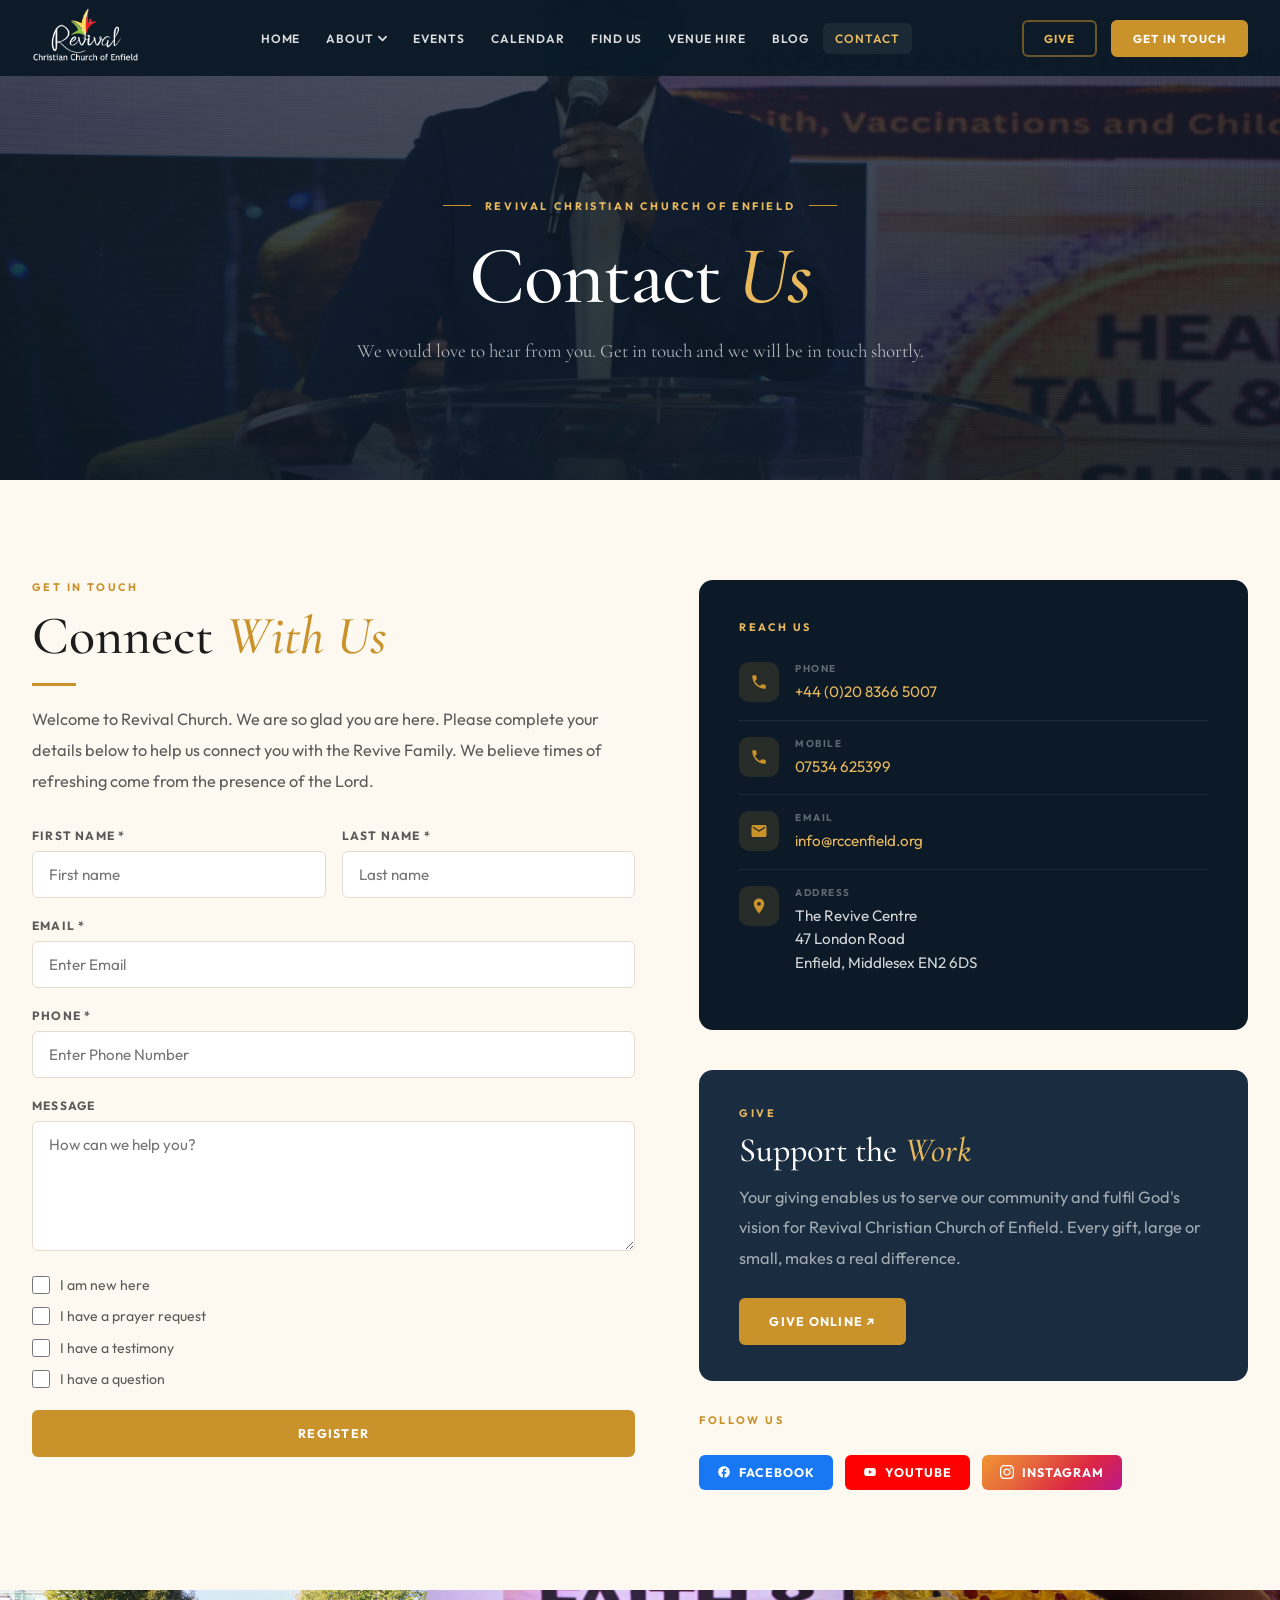
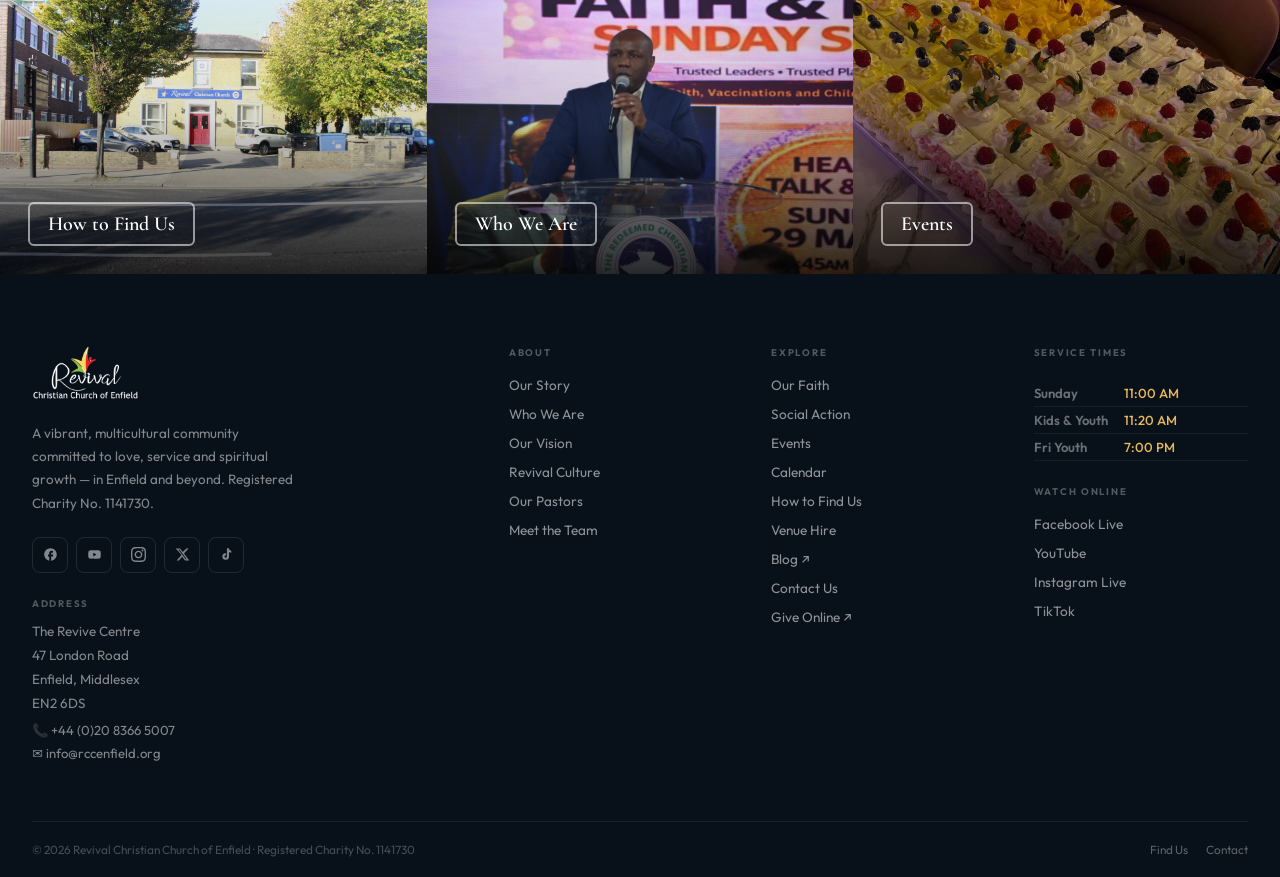
<file: contact/index.html>
<!DOCTYPE html>
<html lang="en">
<head>
  <script src="/assets/js/google-analytics.js"></script>
  <meta charset="UTF-8">
  <meta name="viewport" content="width=device-width, initial-scale=1.0">
  <title>Contact Us | Revival Christian Church of Enfield</title>
  <meta name="description" content="Get in touch with Revival Christian Church of Enfield. Phone: +44 (0)20 8366 5007 · Email: info@rccenfield.org · 47 London Road, Enfield EN2 6DS.">
  <meta property="og:title" content="Contact Us | Revival Christian Church of Enfield">
  <meta property="og:description" content="Get in touch with RCCE — we would love to hear from you.">
  <meta property="og:type" content="website">
  <meta property="og:url" content="https://rccenfield.org/contact/">
  <meta name="robots" content="index, follow">
  <link rel="canonical" href="https://rccenfield.org/contact/">
  <script type="application/ld+json">{"@context":"https://schema.org","@type":"Church","name":"Revival Christian Church of Enfield","url":"https://rccenfield.org","telephone":"+442083665007","email":"info@rccenfield.org","address":{"@type":"PostalAddress","streetAddress":"47 London Road","addressLocality":"Enfield","addressRegion":"Middlesex","postalCode":"EN2 6DS","addressCountry":"GB"},"contactPoint":{"@type":"ContactPoint","telephone":"+442083665007","email":"info@rccenfield.org","contactType":"customer support"}}</script>
  <link rel="preconnect" href="https://fonts.googleapis.com">
  <link rel="preconnect" href="https://fonts.gstatic.com" crossorigin>
  <link href="https://fonts.googleapis.com/css2?family=Cormorant+Garamond:ital,wght@0,400;0,500;0,600;0,700;1,400;1,600&family=Outfit:wght@300;400;500;600;700&display=swap" rel="stylesheet">
  <link rel="stylesheet" href="../css/global.css">
  <style>
    .contact-grid { display: grid; grid-template-columns: 1.1fr 1fr; gap: 64px; align-items: start; }
    .give-block   { background: var(--navy3); border-radius: var(--rl); padding: 36px 40px; margin-top: 40px; }
    .give-block .st { font-size: clamp(26px,3vw,34px); color: #fff; }
    .give-block .st em { font-style: italic; color: var(--glt); }
    .give-block .sb { color: rgba(255,255,255,.6); margin-top: 12px; }
    .socials-row  { display: flex; gap: 12px; margin-top: 28px; flex-wrap: wrap; }
    .soc-btn { display: flex; align-items: center; gap: 8px; padding: 10px 18px; border-radius: var(--r); font-size: .78rem; font-weight: 700; letter-spacing: .08em; text-transform: uppercase; color: #fff; transition: opacity .2s; }
    .soc-btn:hover { opacity: .85; }
    .soc-fb  { background: #1877F2; }
    .soc-yt  { background: #FF0000; }
    .soc-ig  { background: linear-gradient(135deg,#f09433,#e6683c,#dc2743,#bc1888); }
    .soc-tw  { background: #000; }
    @media (max-width: 900px) { .contact-grid { grid-template-columns: 1fr; } }
  </style>
</head>
<body>

<!-- ════════════ NAV ════════════ -->
<nav class="nav dark" id="nav" role="navigation" aria-label="Main navigation">
  <div class="nav-in">
    <a href="../" class="nav-logo" aria-label="Revival Christian Church of Enfield – Home">
      <img src="../assets/img/logo.png" alt="Revival Christian Church of Enfield" class="logo-img">
    </a>
    <ul class="nav-links" role="list">
      <li class="ni"><a href="../" class="nl">Home</a></li>
      <li class="ni">
        <button class="nl" aria-haspopup="true" aria-expanded="false">About <svg class="chev" viewBox="0 0 10 6"><path d="M1 1l4 4 4-4" stroke-linecap="round" stroke-linejoin="round"/></svg></button>
        <div class="drop" role="menu">
          <a href="../background/" role="menuitem">Our Story</a>
          <a href="../who_we_are/" role="menuitem">Who We Are</a>
          <a href="../our_vision/" role="menuitem">Our Vision</a>
          <a href="../culture/" role="menuitem">Revival Culture</a>
          <a href="../our_faith/" role="menuitem">Our Faith</a>
          <a href="../social_action/" role="menuitem">Social Action</a>
          <div class="dd"></div>
          <a href="../our_pastors/" role="menuitem">Our Pastors</a>
          <a href="../our_workforce/" role="menuitem">Meet the Team</a>
        </div>
      </li>
      <li class="ni"><a href="../events/" class="nl">Events</a></li>
      <li class="ni"><a href="../calendar/" class="nl">Calendar</a></li>
      <li class="ni"><a href="../how_to_find_us/" class="nl">Find Us</a></li>
      <li class="ni"><a href="../venue_hire/" class="nl">Venue Hire</a></li>
      <li class="ni"><a href="https://blog.rccenfield.org/" class="nl" target="_blank" rel="noopener">Blog</a></li>
      <li class="ni"><a href="../contact/" class="nl active">Contact</a></li>
    </ul>
    <div style="display:flex;align-items:center;gap:14px;flex-shrink:0;">
      <a href="https://rcce.churchsuite.com/donate/" target="_blank" rel="noopener" class="btn-nav-give">Give</a>
      <a href="../contact/" class="btn-nav">Get in Touch</a>
      <button class="burger" id="burger" aria-label="Open menu" aria-expanded="false"><span></span><span></span><span></span></button>
    </div>
  </div>
</nav>

<!-- Mobile Menu -->
<div class="mob" id="mob" role="dialog" aria-modal="true" aria-label="Navigation">
  <span class="mob-sec">Menu</span>
  <a href="../">Home</a>
  <span class="mob-sec">About</span>
  <a href="../background/">Our Story</a>
  <a href="../who_we_are/">Who We Are</a>
  <a href="../our_vision/">Our Vision</a>
  <a href="../culture/">Revival Culture</a>
  <a href="../our_faith/">Our Faith</a>
  <a href="../social_action/">Social Action</a>
  <a href="../our_pastors/">Our Pastors</a>
  <a href="../our_workforce/">Meet the Team</a>
  <span class="mob-sec">Explore</span>
  <a href="../events/">Events</a>
  <a href="../calendar/">Calendar</a>
  <a href="../how_to_find_us/">How to Find Us</a>
  <a href="../venue_hire/">Venue Hire</a>
  <a href="https://blog.rccenfield.org/" target="_blank" rel="noopener">Blog ↗</a>
  <a href="../contact/">Contact</a>
  <a href="https://rcce.churchsuite.com/donate/" target="_blank" rel="noopener">Give Online ↗</a>
  <a href="../contact/" class="mob-cta">Get in Touch →</a>
</div>

<!-- ════════════ PAGE HERO ════════════ -->
<section class="page-hero" aria-labelledby="ph-h1">
  <div class="page-hero-bg" aria-hidden="true">
    <!--
      📷 HERO PHOTO — Add a welcoming group/congregation photo here.
      <img src="../images/contact-hero.jpg" alt="Revival Church Enfield community" class="page-hero-img" id="pageHeroImg">
    -->
      <img src="/assets/img/pastors/pastor_nick2.webp" alt="Revival Church Enfield community" class="page-hero-img" id="pageHeroImg">
    <div class="page-hero-ph">
      <span class="page-hero-ph-label">
        <svg viewBox="0 0 24 24"><path d="M20 5h-3.17L15 3H9L7.17 5H4c-1.1 0-2 .9-2 2v12c0 1.1.9 2 2 2h16c1.1 0 2-.9 2-2V7c0-1.1-.9-2-2-2zm-8 13c-2.76 0-5-2.24-5-5s2.24-5 5-5 5 2.24 5 5-2.24 5-5 5zm0-8c-1.65 0-3 1.35-3 3s1.35 3 3 3 3-1.35 3-3-1.35-3-3-3z"/></svg>
        Add Hero Photo — welcoming / congregation image
      </span>
    </div>
    <div class="page-hero-overlay"></div>
  </div>
  <div class="page-hero-c">
    <p class="page-hero-ey">Revival Christian Church of Enfield</p>
    <h1 class="page-hero-h1" id="ph-h1">Contact <em>Us</em></h1>
    <p class="page-hero-sub">We would love to hear from you. Get in touch and we will be in touch shortly.</p>
  </div>
</section>

<!-- ════════════ CONNECT WITH US ════════════ -->
<section class="sec" style="background:var(--cream);" aria-labelledby="contact-h">
  <div class="sec-in">
    <div class="contact-grid">

      <!-- LEFT: Form -->
      <div class="reveal">
        <p class="ey">Get in Touch</p>
        <h2 class="st" id="contact-h">Connect <em>With Us</em></h2>
        <div class="gbar"></div>
        <p class="sb">Welcome to Revival Church. We are so glad you are here. Please complete your details below to help us connect you with the Revive Family. We believe times of refreshing come from the presence of the Lord.</p>

        <!--
          FORM SETUP
          To receive submissions by email, sign up at formspree.io (free),
          create a form and replace "YOUR_FORM_ID" below:
          <form action="https://formspree.io/f/YOUR_FORM_ID" method="POST">
        -->
        <div id="form-success" style="display:none;background:var(--cream);border:2px solid var(--gold);border-radius:var(--rl);padding:40px 32px;text-align:center;margin-top:32px;">
          <svg width="52" height="52" viewBox="0 0 24 24" fill="none" stroke="var(--gold)" stroke-width="1.5" stroke-linecap="round" stroke-linejoin="round" style="margin-bottom:16px;"><path d="M22 11.08V12a10 10 0 1 1-5.93-9.14"/><polyline points="22 4 12 14.01 9 11.01"/></svg>
          <h3 class="st" style="font-size:clamp(22px,3vw,30px);">Thank You <em>for Getting in Touch</em></h3>
          <p class="sb" style="margin-top:12px;">We have received your message and will get back to you shortly. May God bless you!</p>
        </div>
        <form id="contact-form" name="contact" method="POST" data-netlify="true" style="margin-top:32px;">
          <input type="hidden" name="form-name" value="contact">
          <div class="form-row">
            <div class="form-group">
              <label for="firstname">First Name *</label>
              <input type="text" id="firstname" name="firstname" placeholder="First name" required>
            </div>
            <div class="form-group">
              <label for="lastname">Last Name *</label>
              <input type="text" id="lastname" name="lastname" placeholder="Last name" required>
            </div>
          </div>
          <div class="form-group">
            <label for="email">Email *</label>
            <input type="email" id="email" name="email" placeholder="Enter Email" required>
          </div>
          <div class="form-group">
            <label for="phone">Phone *</label>
            <input type="tel" id="phone" name="phone" placeholder="Enter Phone Number" required>
          </div>
          <div class="form-group">
            <label for="message">Message</label>
            <textarea id="message" name="message" placeholder="How can we help you?"></textarea>
          </div>
          <div style="margin-bottom:20px;">
            <label class="form-check"><input type="checkbox" name="reason" value="new"><span class="form-check-label">I am new here</span></label>
            <label class="form-check"><input type="checkbox" name="reason" value="prayer"><span class="form-check-label">I have a prayer request</span></label>
            <label class="form-check"><input type="checkbox" name="reason" value="testimony"><span class="form-check-label">I have a testimony</span></label>
            <label class="form-check"><input type="checkbox" name="reason" value="question"><span class="form-check-label">I have a question</span></label>
          </div>
          <button type="submit" class="btn bg" style="width:100%;justify-content:center;">Register</button>
        </form>
      </div>

      <!-- RIGHT: Contact info + giving -->
      <div class="reveal">
        <div class="contact-info-block">
          <p class="ey" style="color:var(--glt);">Reach Us</p>
          <div class="ci-row">
            <div class="ci-ico"><svg viewBox="0 0 24 24"><path d="M6.62 10.79c1.44 2.83 3.76 5.14 6.59 6.59l2.2-2.2c.27-.27.67-.36 1.02-.24 1.12.37 2.33.57 3.57.57.55 0 1 .45 1 1V20c0 .55-.45 1-1 1-9.39 0-17-7.61-17-17 0-.55.45-1 1-1h3.5c.55 0 1 .45 1 1 0 1.25.2 2.45.57 3.57.11.35.03.74-.25 1.02l-2.2 2.2z"/></svg></div>
            <div><div class="ci-label">Phone</div><div class="ci-val"><a href="tel:+442083665007">+44 (0)20 8366 5007</a></div></div>
          </div>
          <div class="ci-row">
            <div class="ci-ico"><svg viewBox="0 0 24 24"><path d="M6.62 10.79c1.44 2.83 3.76 5.14 6.59 6.59l2.2-2.2c.27-.27.67-.36 1.02-.24 1.12.37 2.33.57 3.57.57.55 0 1 .45 1 1V20c0 .55-.45 1-1 1-9.39 0-17-7.61-17-17 0-.55.45-1 1-1h3.5c.55 0 1 .45 1 1 0 1.25.2 2.45.57 3.57.11.35.03.74-.25 1.02l-2.2 2.2z"/></svg></div>
            <div><div class="ci-label">Mobile</div><div class="ci-val"><a href="tel:+447534625399">07534 625399</a></div></div>
          </div>
          <div class="ci-row">
            <div class="ci-ico"><svg viewBox="0 0 24 24"><path d="M20 4H4c-1.1 0-1.99.9-1.99 2L2 18c0 1.1.9 2 2 2h16c1.1 0 2-.9 2-2V6c0-1.1-.9-2-2-2zm0 4l-8 5-8-5V6l8 5 8-5v2z"/></svg></div>
            <div><div class="ci-label">Email</div><div class="ci-val"><a href="mailto:info@rccenfield.org">info@rccenfield.org</a></div></div>
          </div>
          <div class="ci-row">
            <div class="ci-ico"><svg viewBox="0 0 24 24"><path d="M12 2C8.13 2 5 5.13 5 9c0 5.25 7 13 7 13s7-7.75 7-13c0-3.87-3.13-7-7-7zm0 9.5c-1.38 0-2.5-1.12-2.5-2.5S10.62 6.5 12 6.5s2.5 1.12 2.5 2.5S13.38 11.5 12 11.5z"/></svg></div>
            <div><div class="ci-label">Address</div><div class="ci-val">The Revive Centre<br>47 London Road<br>Enfield, Middlesex EN2 6DS</div></div>
          </div>
        </div>

        <!-- Giving -->
        <div class="give-block">
          <p class="ey" style="color:var(--glt);">Give</p>
          <h3 class="st">Support the <em>Work</em></h3>
          <p class="sb">Your giving enables us to serve our community and fulfil God's vision for Revival Christian Church of Enfield. Every gift, large or small, makes a real difference.</p>
          <!--
            BANK DETAILS — add your giving details here, e.g.:
            <p class="sb" style="margin-top:14px;">Bank: Barclays<br>Account Name: Revival Christian Church of Enfield<br>Sort Code: XX-XX-XX<br>Account No: XXXXXXXX</p>
            Or link to an online giving platform:
          -->
          <a href="https://rcce.churchsuite.com/donate/" target="_blank" rel="noopener" class="btn bg" style="margin-top:24px;">Give Online ↗</a>
        </div>

        <!-- Social -->
        <div style="margin-top:32px;">
          <p class="ey">Follow Us</p>
          <div class="socials-row">
            <a href="https://facebook.com/rccenfield" target="_blank" rel="noopener" class="soc-btn soc-fb">
              <svg width="14" height="14" viewBox="0 0 24 24" fill="currentColor"><path d="M22 12c0-5.52-4.48-10-10-10S2 6.48 2 12c0 4.84 3.44 8.87 8 9.8V15H8v-3h2V9.5C10 7.57 11.57 6 13.5 6H16v3h-2c-.55 0-1 .45-1 1v2h3v3h-3v6.95c5.05-.5 9-4.76 9-9.95z"/></svg>
              Facebook
            </a>
            <a href="https://youtube.com/@rccenfield" target="_blank" rel="noopener" class="soc-btn soc-yt">
              <svg width="14" height="14" viewBox="0 0 24 24" fill="currentColor"><path d="M21.58 7.19c-.23-.86-.91-1.54-1.77-1.77C18.25 5 12 5 12 5s-6.25 0-7.81.42c-.86.23-1.54.91-1.77 1.77C2 8.75 2 12 2 12s0 3.25.42 4.81c.23.86.91 1.54 1.77 1.77C5.75 19 12 19 12 19s6.25 0 7.81-.42c.86-.23 1.54-.91 1.77-1.77C22 15.25 22 12 22 12s0-3.25-.42-4.81zM10 15V9l5.2 3L10 15z"/></svg>
              YouTube
            </a>
            <a href="https://instagram.com/rccenfield" target="_blank" rel="noopener" class="soc-btn soc-ig">
              <svg width="14" height="14" viewBox="0 0 24 24" fill="currentColor"><path d="M12 2.163c3.204 0 3.584.012 4.85.07 3.252.148 4.771 1.691 4.919 4.919.058 1.265.069 1.645.069 4.849 0 3.205-.012 3.584-.069 4.849-.149 3.225-1.664 4.771-4.919 4.919-1.266.058-1.644.07-4.85.07-3.204 0-3.584-.012-4.849-.07-3.26-.149-4.771-1.699-4.919-4.92-.058-1.265-.07-1.644-.07-4.849 0-3.204.013-3.583.07-4.849.149-3.227 1.664-4.771 4.919-4.919 1.266-.057 1.645-.069 4.849-.069zm0-2.163c-3.259 0-3.667.014-4.947.072-4.358.2-6.78 2.618-6.98 6.98-.059 1.281-.073 1.689-.073 4.948 0 3.259.014 3.668.072 4.948.2 4.358 2.618 6.78 6.98 6.98 1.281.058 1.689.072 4.948.072 3.259 0 3.668-.014 4.948-.072 4.354-.2 6.782-2.618 6.979-6.98.059-1.28.073-1.689.073-4.948 0-3.259-.014-3.667-.072-4.947-.196-4.354-2.617-6.78-6.979-6.98-1.281-.059-1.69-.073-4.949-.073zm0 5.838c-3.403 0-6.162 2.759-6.162 6.162s2.759 6.163 6.162 6.163 6.162-2.759 6.162-6.163c0-3.403-2.759-6.162-6.162-6.162zm0 10.162c-2.209 0-4-1.79-4-4 0-2.209 1.791-4 4-4s4 1.791 4 4c0 2.21-1.791 4-4 4zm6.406-11.845c-.796 0-1.441.645-1.441 1.44s.645 1.44 1.441 1.44c.795 0 1.439-.645 1.439-1.44s-.644-1.44-1.439-1.44z"/></svg>
              Instagram
            </a>
          </div>
        </div>
      </div>
    </div>
  </div>
</section>

<!-- ════════════ CROSS LINKS ════════════ -->
<div class="xlinks" aria-label="Explore more">
  <div class="xlinks-grid">
    <a href="../how_to_find_us/" class="xl">
      <div class="xl-ph-wrap">
        <!--
          📷 Add a photo: <img src="../images/find-us.jpg" alt="How to find Revival Church Enfield">
        -->
        <div class="ph" style="height:100%;border-radius:0;border:none;">
          <img src="/assets/img/church-building.webp" alt="Revival Church Enfield contact information">
        </div>
      </div>
      <div class="xl-over"><span class="xl-title">How to Find Us</span></div>
    </a>
    <a href="../who_we_are/" class="xl">
      <div class="xl-ph-wrap">
        <div class="ph" style="height:100%;border-radius:0;border:none;">
          <img src="/assets/img/pastors/pastor_nick2.webp" alt="Revival Church Enfield who we are">
        </div>
      </div>
      <div class="xl-over"><span class="xl-title">Who We Are</span></div>
    </a>
    <a href="../events/" class="xl">
      <div class="xl-ph-wrap">
        <div class="ph" style="height:100%;border-radius:0;border:none;">
          <img src="/assets/img/food.webp" alt="Revival Church Enfield contact information">

        </div>
      </div>
      <div class="xl-over"><span class="xl-title">Events</span></div>
    </a>
  </div>
</div>

<!-- ════════════ FOOTER ════════════ -->
<footer role="contentinfo">
  <div class="fg">
    <div>
      <img src="../assets/img/logo.png" alt="Revival Christian Church of Enfield" class="f-logo-img">
      <p class="f-tag">A vibrant, multicultural community committed to love, service and spiritual growth — in Enfield and beyond. Registered Charity No. 1141730.</p>
      <div class="fsocs" aria-label="Social media">
        <a href="https://facebook.com/rccenfield" target="_blank" rel="noopener" class="fsoc" aria-label="Facebook"><svg viewBox="0 0 24 24"><path d="M22 12c0-5.52-4.48-10-10-10S2 6.48 2 12c0 4.84 3.44 8.87 8 9.8V15H8v-3h2V9.5C10 7.57 11.57 6 13.5 6H16v3h-2c-.55 0-1 .45-1 1v2h3v3h-3v6.95c5.05-.5 9-4.76 9-9.95z"/></svg></a>
        <a href="https://youtube.com/@rccenfield" target="_blank" rel="noopener" class="fsoc" aria-label="YouTube"><svg viewBox="0 0 24 24"><path d="M21.58 7.19c-.23-.86-.91-1.54-1.77-1.77C18.25 5 12 5 12 5s-6.25 0-7.81.42c-.86.23-1.54.91-1.77 1.77C2 8.75 2 12 2 12s0 3.25.42 4.81c.23.86.91 1.54 1.77 1.77C5.75 19 12 19 12 19s6.25 0 7.81-.42c.86-.23 1.54-.91 1.77-1.77C22 15.25 22 12 22 12s0-3.25-.42-4.81zM10 15V9l5.2 3L10 15z"/></svg></a>
        <a href="https://instagram.com/rccenfield" target="_blank" rel="noopener" class="fsoc" aria-label="Instagram"><svg viewBox="0 0 24 24"><path d="M12 2.163c3.204 0 3.584.012 4.85.07 3.252.148 4.771 1.691 4.919 4.919.058 1.265.069 1.645.069 4.849 0 3.205-.012 3.584-.069 4.849-.149 3.225-1.664 4.771-4.919 4.919-1.266.058-1.644.07-4.85.07-3.204 0-3.584-.012-4.849-.07-3.26-.149-4.771-1.699-4.919-4.92-.058-1.265-.07-1.644-.07-4.849 0-3.204.013-3.583.07-4.849.149-3.227 1.664-4.771 4.919-4.919 1.266-.057 1.645-.069 4.849-.069zm0-2.163c-3.259 0-3.667.014-4.947.072-4.358.2-6.78 2.618-6.98 6.98-.059 1.281-.073 1.689-.073 4.948 0 3.259.014 3.668.072 4.948.2 4.358 2.618 6.78 6.98 6.98 1.281.058 1.689.072 4.948.072 3.259 0 3.668-.014 4.948-.072 4.354-.2 6.782-2.618 6.979-6.98.059-1.28.073-1.689.073-4.948 0-3.259-.014-3.667-.072-4.947-.196-4.354-2.617-6.78-6.979-6.98-1.281-.059-1.69-.073-4.949-.073zm0 5.838c-3.403 0-6.162 2.759-6.162 6.162s2.759 6.163 6.162 6.163 6.162-2.759 6.162-6.163c0-3.403-2.759-6.162-6.162-6.162zm0 10.162c-2.209 0-4-1.79-4-4 0-2.209 1.791-4 4-4s4 1.791 4 4c0 2.21-1.791 4-4 4zm6.406-11.845c-.796 0-1.441.645-1.441 1.44s.645 1.44 1.441 1.44c.795 0 1.439-.645 1.439-1.44s-.644-1.44-1.439-1.44z"/></svg></a>
        <a href="https://twitter.com/rccenfield" target="_blank" rel="noopener" class="fsoc" aria-label="X / Twitter"><svg viewBox="0 0 24 24"><path d="M18.244 2.25h3.308l-7.227 8.26 8.502 11.24H16.17l-4.714-6.231-5.401 6.231H2.746l7.73-8.835L1.254 2.25H8.08l4.253 5.622zm-1.161 17.52h1.833L7.084 4.126H5.117z"/></svg></a>
        <a href="https://www.tiktok.com/@rccenfield" target="_blank" rel="noopener" class="fsoc" aria-label="TikTok"><svg viewBox="0 0 24 24"><path d="M12.7 2h3.2c.3 2.1 1.5 3.7 3.7 4v3.2c-1.3 0-2.5-.4-3.6-1.1v7.2a5.3 5.3 0 1 1-4.6-5.3v3.4a2 2 0 1 0 1.3 1.9V2z"/></svg></a>
      </div>
      <div class="faddr">
        <h5>Address</h5>
        <p>The Revive Centre<br>47 London Road<br>Enfield, Middlesex<br>EN2 6DS</p>
        <a href="tel:+442083665007">📞 +44 (0)20 8366 5007</a>
        <a href="mailto:info@rccenfield.org">✉ info@rccenfield.org</a>
      </div>
    </div>
    <div class="fc">
      <h5>About</h5>
      <ul>
        <li><a href="../background/">Our Story</a></li>
        <li><a href="../who_we_are/">Who We Are</a></li>
        <li><a href="../our_vision/">Our Vision</a></li>
        <li><a href="../culture/">Revival Culture</a></li>
        <li><a href="../our_pastors/">Our Pastors</a></li>
        <li><a href="../our_workforce/">Meet the Team</a></li>
      </ul>
    </div>
    <div class="fc">
      <h5>Explore</h5>
      <ul>
        <li><a href="../our_faith/">Our Faith</a></li>
        <li><a href="../social_action/">Social Action</a></li>
        <li><a href="../events/">Events</a></li>
        <li><a href="../calendar/">Calendar</a></li>
        <li><a href="../how_to_find_us/">How to Find Us</a></li>
        <li><a href="../venue_hire/">Venue Hire</a></li>
        <li><a href="https://blog.rccenfield.org/" target="_blank" rel="noopener">Blog ↗</a></li>
        <li><a href="../contact/">Contact Us</a></li>
        <li><a href="https://rcce.churchsuite.com/donate/" target="_blank" rel="noopener">Give Online ↗</a></li>
      </ul>
    </div>
    <div class="fc">
      <h5>Service Times</h5>
      <div class="ftimes">
        <div class="ftr"><span class="fday">Sunday</span><span class="fval">11:00 AM</span></div>
        <div class="ftr"><span class="fday">Kids &amp; Youth</span><span class="fval">11:20 AM</span></div>
        <div class="ftr"><span class="fday">Fri Youth</span><span class="fval">7:00 PM</span></div>
      </div>
      <div style="margin-top:24px;">
        <h5>Watch Online</h5>
        <ul>
          <li><a href="https://facebook.com/rccenfield" target="_blank" rel="noopener">Facebook Live</a></li>
          <li><a href="https://youtube.com/@rccenfield" target="_blank" rel="noopener">YouTube</a></li>
          <li><a href="https://instagram.com/rccenfield" target="_blank" rel="noopener">Instagram Live</a></li>
          <li><a href="https://www.tiktok.com/@rccenfield" target="_blank" rel="noopener">TikTok</a></li>
        </ul>
      </div>
    </div>
  </div>
  <div class="fbot">
    <p>© <span id="cyr">2025</span> Revival Christian Church of Enfield · Registered Charity No. 1141730</p>
    <div class="fbot-links">
      <a href="../how_to_find_us/">Find Us</a>
      <a href="../contact/">Contact</a>
    </div>
  </div>
</footer>

<a href="#" class="btt" id="btt" aria-label="Back to top">
  <svg viewBox="0 0 24 24"><path d="M18 15l-6-6-6 6" stroke-linecap="round" stroke-linejoin="round"/></svg>
</a>

<script>
  const nav = document.getElementById('nav');
  const btt = document.getElementById('btt');
  const onScroll = () => {
    nav.classList.toggle('scrolled', window.scrollY > 40);
    btt.classList.toggle('show', window.scrollY > 500);
  };
  window.addEventListener('scroll', onScroll, {passive:true}); onScroll();
  const burger = document.getElementById('burger');
  const mob    = document.getElementById('mob');
  burger.addEventListener('click', () => {
    const open = mob.classList.toggle('open');
    burger.classList.toggle('open', open);
    burger.setAttribute('aria-expanded', open);
    document.body.style.overflow = open ? 'hidden' : '';
  });
  mob.querySelectorAll('a').forEach(a => a.addEventListener('click', () => {
    mob.classList.remove('open'); burger.classList.remove('open');
    burger.setAttribute('aria-expanded','false'); document.body.style.overflow='';
  }));
  btt.addEventListener('click', e => { e.preventDefault(); window.scrollTo({top:0,behavior:'smooth'}); });
  const obs = new IntersectionObserver(entries => {
    entries.forEach((e, i) => {
      if (e.isIntersecting) { setTimeout(() => e.target.classList.add('revealed'), i * 70); obs.unobserve(e.target); }
    });
  }, {threshold: 0.1});
  document.querySelectorAll('.reveal').forEach(el => obs.observe(el));
  var cyr=document.getElementById('cyr');if(cyr)cyr.textContent=new Date().getFullYear();

  const contactForm = document.getElementById('contact-form');
  const formSuccess = document.getElementById('form-success');
  if (contactForm) {
    contactForm.addEventListener('submit', async function(e) {
      e.preventDefault();
      const btn = contactForm.querySelector('[type=submit]');
      btn.disabled = true; btn.textContent = 'Sending…';
      try {
        const res = await fetch('/', {
          method: 'POST',
          headers: { 'Content-Type': 'application/x-www-form-urlencoded' },
          body: new URLSearchParams(new FormData(contactForm)).toString()
        });
        if (res.ok) {
          contactForm.style.display = 'none';
          formSuccess.style.display = 'block';
          formSuccess.scrollIntoView({ behavior: 'smooth', block: 'center' });
        } else {
          throw new Error('Network response was not ok');
        }
      } catch {
        btn.disabled = false; btn.textContent = 'Register';
        alert('Something went wrong. Please try again or email us at info@rccenfield.org');
      }
    });
  }
</script>
</body>
</html>
</file>
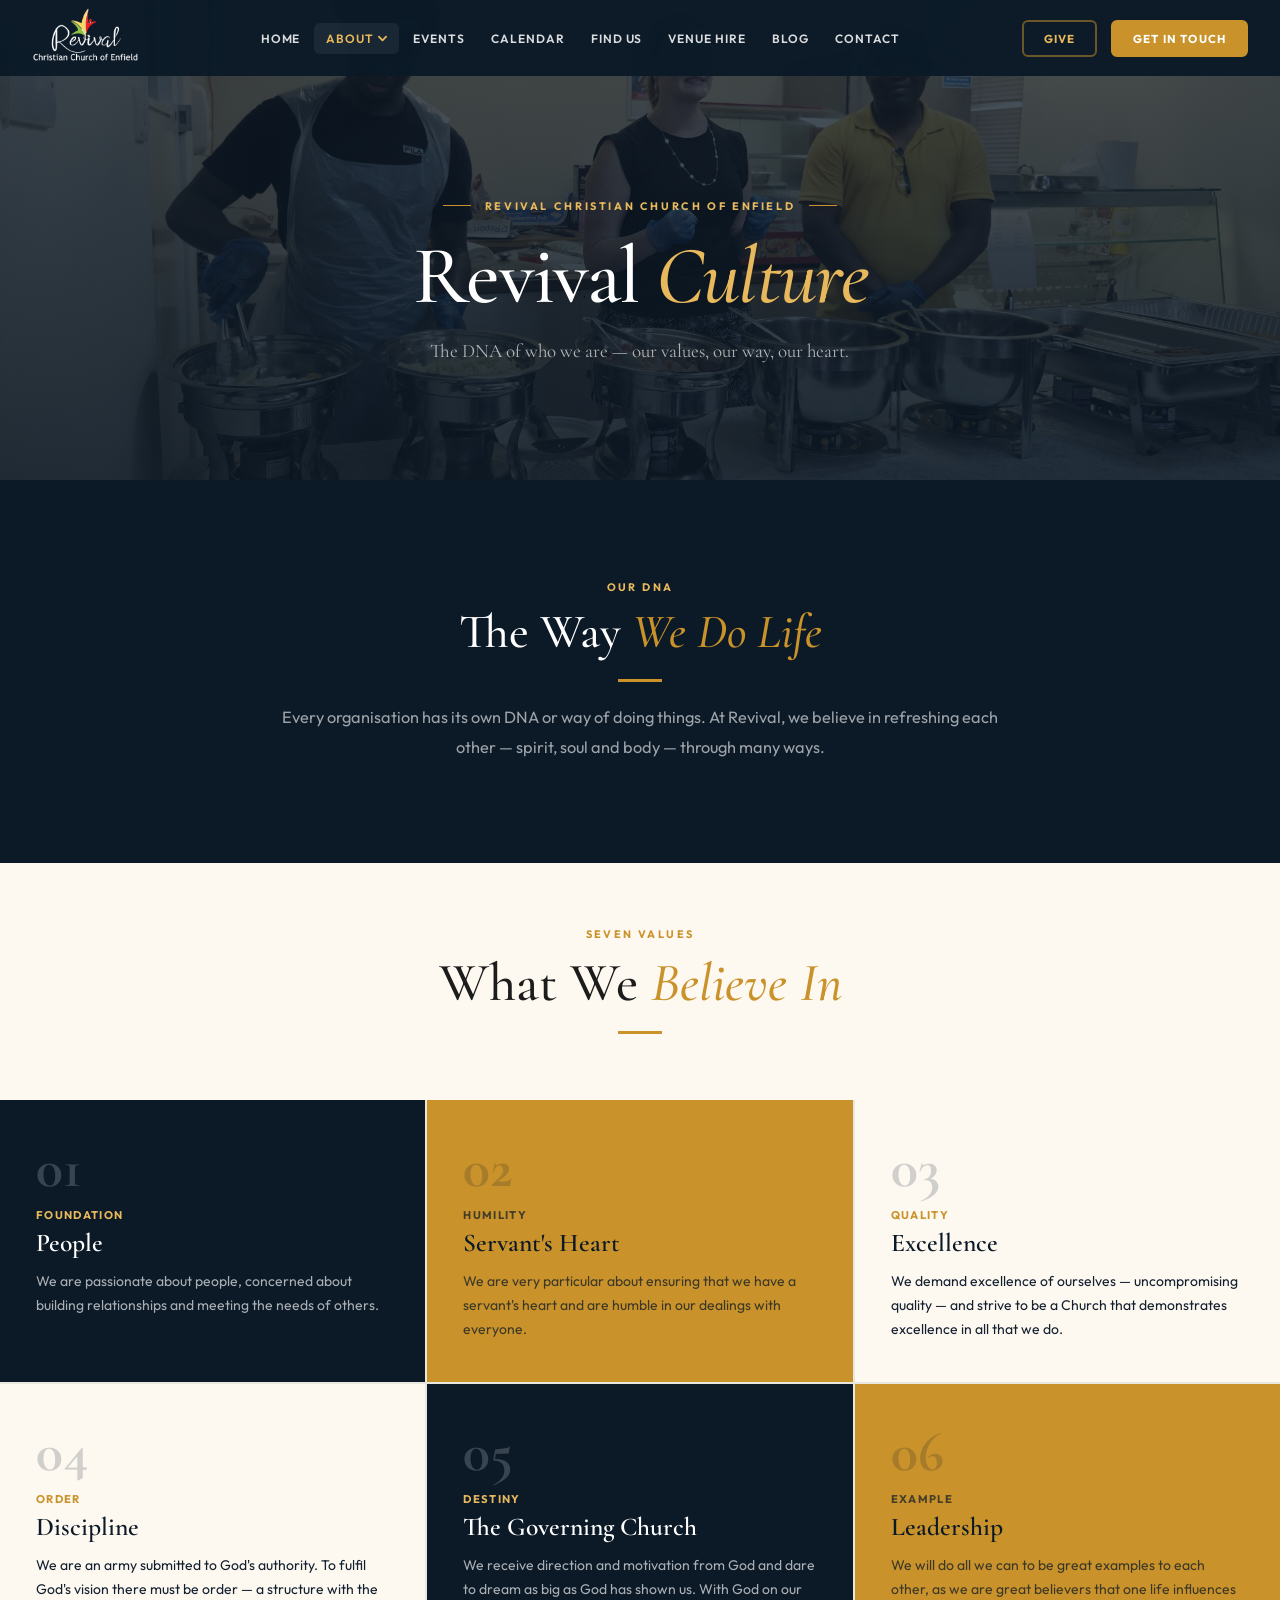
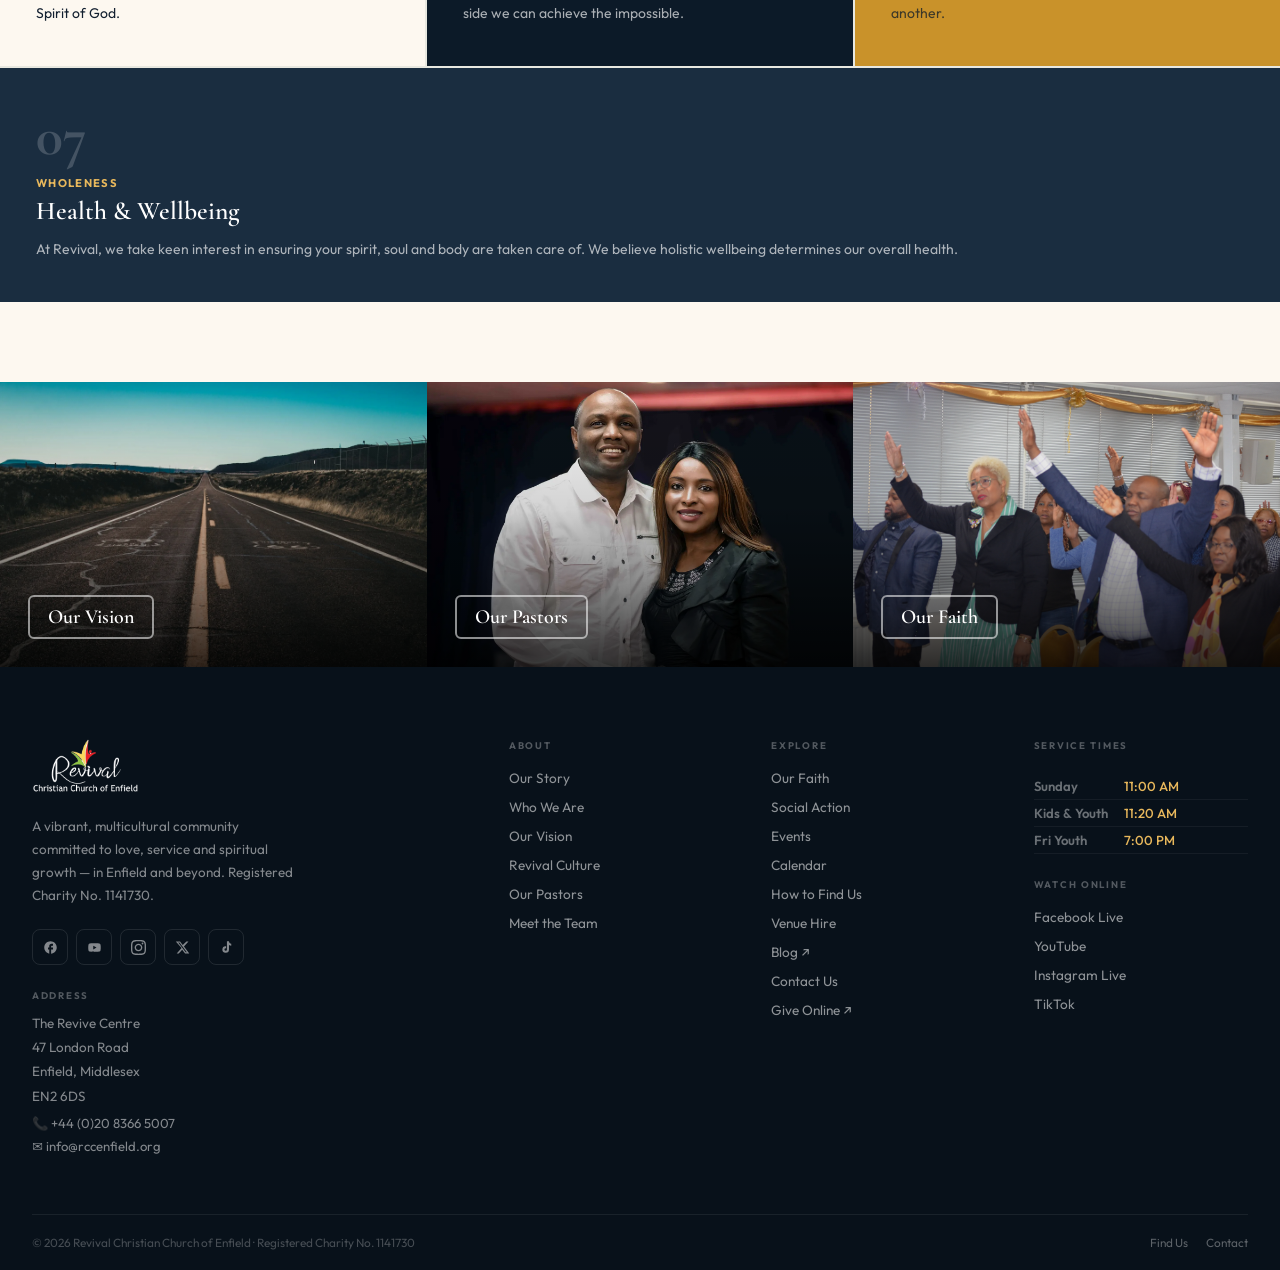
<file: culture/index.html>
<!DOCTYPE html>
<html lang="en">
<head>
  <script src="/assets/js/google-analytics.js"></script>
  <meta charset="UTF-8">
  <meta name="viewport" content="width=device-width, initial-scale=1.0">
  <title>Revival Culture | Revival Christian Church of Enfield</title>
  <meta name="description" content="Discover the DNA of Revival Church Enfield — our values of people, humility, excellence, discipline, leadership, and health &amp; wellbeing.">
  <meta property="og:title" content="Revival Culture | Revival Christian Church of Enfield">
  <meta property="og:description" content="Every organisation has its own DNA. At Revival, we believe in refreshing each other — spirit, soul and body — through many ways.">
  <meta property="og:type" content="website">
  <meta property="og:url" content="https://rccenfield.org/culture/">
  <meta name="robots" content="index, follow">
  <link rel="canonical" href="https://rccenfield.org/culture/">
  <script type="application/ld+json">{"@context":"https://schema.org","@type":"Church","name":"Revival Christian Church of Enfield","url":"https://rccenfield.org","telephone":"+442083665007","email":"info@rccenfield.org","address":{"@type":"PostalAddress","streetAddress":"47 London Road","addressLocality":"Enfield","addressRegion":"Middlesex","postalCode":"EN2 6DS","addressCountry":"GB"}}</script>
  <link rel="preconnect" href="https://fonts.googleapis.com">
  <link rel="preconnect" href="https://fonts.gstatic.com" crossorigin>
  <link href="https://fonts.googleapis.com/css2?family=Cormorant+Garamond:ital,wght@0,400;0,500;0,600;0,700;1,400;1,600&family=Outfit:wght@300;400;500;600;700&display=swap" rel="stylesheet">
  <link rel="stylesheet" href="../css/global.css">
  <style>
    .val-grid    { display: grid; grid-template-columns: repeat(3,1fr); gap: 2px; background: #e8e8e0; }
    .val-card    { padding: 40px 36px; }
    .val-card:nth-child(1) { background: var(--navy); }
    .val-card:nth-child(2) { background: var(--gold); }
    .val-card:nth-child(3) { background: var(--cream); }
    .val-card:nth-child(4) { background: var(--cream); }
    .val-card:nth-child(5) { background: var(--navy); }
    .val-card:nth-child(6) { background: var(--gold); }
    .val-card:nth-child(7) { background: var(--navy3); }
    .val-num     { font-family: 'Cormorant Garamond',serif; font-size: 3.5rem; font-weight: 700; line-height: 1; margin-bottom: 12px; opacity: .18; }
    .val-card:nth-child(1) .val-num,
    .val-card:nth-child(5) .val-num,
    .val-card:nth-child(7) .val-num { color: #fff; }
    .val-card:nth-child(2) .val-num,
    .val-card:nth-child(6) .val-num { color: var(--navy); }
    .val-card:nth-child(3) .val-num,
    .val-card:nth-child(4) .val-num { color: var(--navy); }
    .val-tag     { font-family: 'Outfit',sans-serif; font-size: .7rem; font-weight: 700; letter-spacing: .12em; text-transform: uppercase; margin-bottom: 6px; }
    .val-card:nth-child(1) .val-tag,
    .val-card:nth-child(5) .val-tag,
    .val-card:nth-child(7) .val-tag { color: var(--glt); }
    .val-card:nth-child(2) .val-tag,
    .val-card:nth-child(6) .val-tag { color: var(--navy); opacity: .7; }
    .val-card:nth-child(3) .val-tag,
    .val-card:nth-child(4) .val-tag { color: var(--gold); }
    .val-h       { font-family: 'Cormorant Garamond',serif; font-size: clamp(1.3rem,2vw,1.65rem); font-weight: 600; margin-bottom: 12px; line-height: 1.2; }
    .val-card:nth-child(1) .val-h,
    .val-card:nth-child(5) .val-h,
    .val-card:nth-child(7) .val-h { color: #fff; }
    .val-card:nth-child(2) .val-h,
    .val-card:nth-child(6) .val-h { color: var(--navy); }
    .val-card:nth-child(3) .val-h,
    .val-card:nth-child(4) .val-h { color: var(--navy); }
    .val-p       { font-family: 'Outfit',sans-serif; font-size: .875rem; line-height: 1.7; }
    .val-card:nth-child(1) .val-p,
    .val-card:nth-child(5) .val-p,
    .val-card:nth-child(7) .val-p { color: rgba(255,255,255,.65); }
    .val-card:nth-child(2) .val-p,
    .val-card:nth-child(6) .val-p { color: rgba(12,26,40,.75); }
    .val-card:nth-child(3) .val-p,
    .val-card:nth-child(4) .val-p { color: var(--navy2); }
    @media (max-width: 900px) {
      .val-grid { grid-template-columns: repeat(2,1fr); }
    }
    @media (max-width: 540px) {
      .val-grid { grid-template-columns: 1fr; }
      .val-card { padding: 32px 24px; }
    }
  </style>
</head>
<body>

<!-- ════════════ NAV ════════════ -->
<nav class="nav dark" id="nav" role="navigation" aria-label="Main navigation">
  <div class="nav-in">
    <a href="../" class="nav-logo" aria-label="Revival Christian Church of Enfield – Home">
      <img src="../assets/img/logo.png" alt="Revival Christian Church of Enfield" class="logo-img">
    </a>
    <ul class="nav-links" role="list">
      <li class="ni"><a href="../" class="nl">Home</a></li>
      <li class="ni">
        <button class="nl active" aria-haspopup="true" aria-expanded="false">About <svg class="chev" viewBox="0 0 10 6"><path d="M1 1l4 4 4-4" stroke-linecap="round" stroke-linejoin="round"/></svg></button>
        <div class="drop" role="menu">
          <a href="../background/" role="menuitem">Our Story</a>
          <a href="../who_we_are/" role="menuitem">Who We Are</a>
          <a href="../our_vision/" role="menuitem">Our Vision</a>
          <a href="../culture/" role="menuitem" aria-current="page">Revival Culture</a>
          <a href="../our_faith/" role="menuitem">Our Faith</a>
          <a href="../social_action/" role="menuitem">Social Action</a>
          <div class="dd"></div>
          <a href="../our_pastors/" role="menuitem">Our Pastors</a>
          <a href="../our_workforce/" role="menuitem">Meet the Team</a>
        </div>
      </li>
      <li class="ni"><a href="../events/" class="nl">Events</a></li>
      <li class="ni"><a href="../calendar/" class="nl">Calendar</a></li>
      <li class="ni"><a href="../how_to_find_us/" class="nl">Find Us</a></li>
      <li class="ni"><a href="../venue_hire/" class="nl">Venue Hire</a></li>
      <li class="ni"><a href="https://blog.rccenfield.org/" class="nl" target="_blank" rel="noopener">Blog</a></li>
      <li class="ni"><a href="../contact/" class="nl">Contact</a></li>
    </ul>
    <div style="display:flex;align-items:center;gap:14px;flex-shrink:0;">
      <a href="https://rcce.churchsuite.com/donate/" target="_blank" rel="noopener" class="btn-nav-give">Give</a>
      <a href="../contact/" class="btn-nav">Get in Touch</a>
      <button class="burger" id="burger" aria-label="Open menu" aria-expanded="false"><span></span><span></span><span></span></button>
    </div>
  </div>
</nav>

<!-- Mobile Menu -->
<div class="mob" id="mob" role="dialog" aria-modal="true" aria-label="Navigation">
  <span class="mob-sec">Menu</span>
  <a href="../">Home</a>
  <span class="mob-sec">About</span>
  <a href="../background/">Our Story</a>
  <a href="../who_we_are/">Who We Are</a>
  <a href="../our_vision/">Our Vision</a>
  <a href="../culture/">Revival Culture</a>
  <a href="../our_faith/">Our Faith</a>
  <a href="../social_action/">Social Action</a>
  <a href="../our_pastors/">Our Pastors</a>
  <a href="../our_workforce/">Meet the Team</a>
  <span class="mob-sec">Explore</span>
  <a href="../events/">Events</a>
  <a href="../calendar/">Calendar</a>
  <a href="../how_to_find_us/">How to Find Us</a>
  <a href="../venue_hire/">Venue Hire</a>
  <a href="https://blog.rccenfield.org/" target="_blank" rel="noopener">Blog ↗</a>
  <a href="../contact/">Contact</a>
  <a href="https://rcce.churchsuite.com/donate/" target="_blank" rel="noopener">Give Online ↗</a>
  <a href="../contact/" class="mob-cta">Get in Touch →</a>
</div>

<!-- ════════════ PAGE HERO ════════════ -->
<section class="page-hero" aria-labelledby="ph-h1">
  <div class="page-hero-bg" aria-hidden="true">
    <!--
      📷 HERO PHOTO — A joyful, multicultural group shot representing the diversity of Revival Church.
      <img src="../images/culture-hero.jpg" alt="Revival Church Enfield culture — diverse community" class="page-hero-img">
    -->
      <img src="/assets/img/breakfast.jpeg" alt="Revival Church Enfield culture — diverse community" class="page-hero-img">
    <div class="page-hero-ph">
      <span class="page-hero-ph-label">
        <svg viewBox="0 0 24 24"><path d="M20 5h-3.17L15 3H9L7.17 5H4c-1.1 0-2 .9-2 2v12c0 1.1.9 2 2 2h16c1.1 0 2-.9 2-2V7c0-1.1-.9-2-2-2zm-8 13c-2.76 0-5-2.24-5-5s2.24-5 5-5 5 2.24 5 5-2.24 5-5 5zm0-8c-1.65 0-3 1.35-3 3s1.35 3 3 3 3-1.35 3-3-1.35-3-3-3z"/></svg>
        Add Hero Photo — diverse / multicultural community
      </span>
    </div>
    <div class="page-hero-overlay"></div>
  </div>
  <div class="page-hero-c">
    <p class="page-hero-ey">Revival Christian Church of Enfield</p>
    <h1 class="page-hero-h1" id="ph-h1">Revival <em>Culture</em></h1>
    <p class="page-hero-sub">The DNA of who we are — our values, our way, our heart.</p>
  </div>
</section>

<!-- ════════════ DNA INTRO ════════════ -->
<section class="sec" style="background:var(--navy);" aria-label="Culture introduction">
  <div class="sec-in">
    <div style="text-align:center;max-width:720px;margin:0 auto;" class="reveal">
      <p class="ey" style="color:var(--glt);">Our DNA</p>
      <h2 class="st st-wht" style="font-size:clamp(28px,4vw,48px);">The Way <em>We Do Life</em></h2>
      <div class="gbar" style="margin:20px auto;"></div>
      <p class="sb sb-lt" style="font-size:1.02rem;">Every organisation has its own DNA or way of doing things. At Revival, we believe in refreshing each other — spirit, soul and body — through many ways.</p>
    </div>
  </div>
</section>

<!-- ════════════ 7 VALUES GRID ════════════ -->
<section aria-labelledby="values-h" style="padding-bottom:80px;">
  <div style="text-align:center;max-width:600px;margin:0 auto;padding:64px 24px 48px;" class="reveal">
    <p class="ey">Seven Values</p>
    <h2 class="st" id="values-h">What We <em>Believe In</em></h2>
    <div class="gbar" style="margin:18px auto;"></div>
  </div>
  <div class="val-grid" role="list">

    <div class="val-card reveal" role="listitem">
      <div class="val-num">01</div>
      <div class="val-tag">Foundation</div>
      <h3 class="val-h">People</h3>
      <p class="val-p">We are passionate about people, concerned about building relationships and meeting the needs of others.</p>
    </div>

    <div class="val-card reveal" role="listitem">
      <div class="val-num">02</div>
      <div class="val-tag">Humility</div>
      <h3 class="val-h">Servant's Heart</h3>
      <p class="val-p">We are very particular about ensuring that we have a servant's heart and are humble in our dealings with everyone.</p>
    </div>

    <div class="val-card reveal" role="listitem">
      <div class="val-num">03</div>
      <div class="val-tag">Quality</div>
      <h3 class="val-h">Excellence</h3>
      <p class="val-p">We demand excellence of ourselves — uncompromising quality — and strive to be a Church that demonstrates excellence in all that we do.</p>
    </div>

    <div class="val-card reveal" role="listitem">
      <div class="val-num">04</div>
      <div class="val-tag">Order</div>
      <h3 class="val-h">Discipline</h3>
      <p class="val-p">We are an army submitted to God's authority. To fulfil God's vision there must be order — a structure with the Spirit of God.</p>
    </div>

    <div class="val-card reveal" role="listitem">
      <div class="val-num">05</div>
      <div class="val-tag">Destiny</div>
      <h3 class="val-h">The Governing Church</h3>
      <p class="val-p">We receive direction and motivation from God and dare to dream as big as God has shown us. With God on our side we can achieve the impossible.</p>
    </div>

    <div class="val-card reveal" role="listitem">
      <div class="val-num">06</div>
      <div class="val-tag">Example</div>
      <h3 class="val-h">Leadership</h3>
      <p class="val-p">We will do all we can to be great examples to each other, as we are great believers that one life influences another.</p>
    </div>

    <div class="val-card reveal" role="listitem" style="grid-column: 1 / -1;">
      <div class="val-num">07</div>
      <div class="val-tag">Wholeness</div>
      <h3 class="val-h">Health &amp; Wellbeing</h3>
      <p class="val-p">At Revival, we take keen interest in ensuring your spirit, soul and body are taken care of. We believe holistic wellbeing determines our overall health.</p>
    </div>

  </div>
</section>

<!-- ════════════ CROSS LINKS ════════════ -->
<div class="xlinks" aria-label="Explore more">
  <div class="xlinks-grid">
    <a href="../our_vision/" class="xl">
      <div class="xl-ph-wrap">
        <div class="ph" style="height:100%;border-radius:0;border:none;">
          <img src="/assets/img/vision.webp" alt="Revival Church Enfield community gathering">
        </div>
      </div>
      <div class="xl-over"><span class="xl-title">Our Vision</span></div>
    </a>
    <a href="../our_pastors/" class="xl">
      <div class="xl-ph-wrap">
        <div class="ph" style="height:100%;border-radius:0;border:none;">
          <img src="/assets/img/pastors/our-pastors.webp" alt="Revival Church Enfield community gathering">
        </div>
      </div>
      <div class="xl-over"><span class="xl-title">Our Pastors</span></div>
    </a>
    <a href="../our_faith/" class="xl">
      <div class="xl-ph-wrap">
        <div class="ph" style="height:100%;border-radius:0;border:none;">
          <img src="/assets/img/congregation.webp" alt="Revival Church Enfield community gathering">
        </div>
      </div>
      <div class="xl-over"><span class="xl-title">Our Faith</span></div>
    </a>
  </div>
</div>

<!-- ════════════ FOOTER ════════════ -->
<footer role="contentinfo">
  <div class="fg">
    <div>
      <img src="../assets/img/logo.png" alt="Revival Christian Church of Enfield" class="f-logo-img">
      <p class="f-tag">A vibrant, multicultural community committed to love, service and spiritual growth — in Enfield and beyond. Registered Charity No. 1141730.</p>
      <div class="fsocs" aria-label="Social media">
        <a href="https://facebook.com/rccenfield" target="_blank" rel="noopener" class="fsoc" aria-label="Facebook"><svg viewBox="0 0 24 24"><path d="M22 12c0-5.52-4.48-10-10-10S2 6.48 2 12c0 4.84 3.44 8.87 8 9.8V15H8v-3h2V9.5C10 7.57 11.57 6 13.5 6H16v3h-2c-.55 0-1 .45-1 1v2h3v3h-3v6.95c5.05-.5 9-4.76 9-9.95z"/></svg></a>
        <a href="https://youtube.com/@rccenfield" target="_blank" rel="noopener" class="fsoc" aria-label="YouTube"><svg viewBox="0 0 24 24"><path d="M21.58 7.19c-.23-.86-.91-1.54-1.77-1.77C18.25 5 12 5 12 5s-6.25 0-7.81.42c-.86.23-1.54.91-1.77 1.77C2 8.75 2 12 2 12s0 3.25.42 4.81c.23.86.91 1.54 1.77 1.77C5.75 19 12 19 12 19s6.25 0 7.81-.42c.86-.23 1.54-.91 1.77-1.77C22 15.25 22 12 22 12s0-3.25-.42-4.81zM10 15V9l5.2 3L10 15z"/></svg></a>
        <a href="https://instagram.com/rccenfield" target="_blank" rel="noopener" class="fsoc" aria-label="Instagram"><svg viewBox="0 0 24 24"><path d="M12 2.163c3.204 0 3.584.012 4.85.07 3.252.148 4.771 1.691 4.919 4.919.058 1.265.069 1.645.069 4.849 0 3.205-.012 3.584-.069 4.849-.149 3.225-1.664 4.771-4.919 4.919-1.266.058-1.644.07-4.85.07-3.204 0-3.584-.012-4.849-.07-3.26-.149-4.771-1.699-4.919-4.92-.058-1.265-.07-1.644-.07-4.849 0-3.204.013-3.583.07-4.849.149-3.227 1.664-4.771 4.919-4.919 1.266-.057 1.645-.069 4.849-.069zm0-2.163c-3.259 0-3.667.014-4.947.072-4.358.2-6.78 2.618-6.98 6.98-.059 1.281-.073 1.689-.073 4.948 0 3.259.014 3.668.072 4.948.2 4.358 2.618 6.78 6.98 6.98 1.281.058 1.689.072 4.948.072 3.259 0 3.668-.014 4.948-.072 4.354-.2 6.782-2.618 6.979-6.98.059-1.28.073-1.689.073-4.948 0-3.259-.014-3.667-.072-4.947-.196-4.354-2.617-6.78-6.979-6.98-1.281-.059-1.69-.073-4.949-.073zm0 5.838c-3.403 0-6.162 2.759-6.162 6.162s2.759 6.163 6.162 6.163 6.162-2.759 6.162-6.163c0-3.403-2.759-6.162-6.162-6.162zm0 10.162c-2.209 0-4-1.79-4-4 0-2.209 1.791-4 4-4s4 1.791 4 4c0 2.21-1.791 4-4 4zm6.406-11.845c-.796 0-1.441.645-1.441 1.44s.645 1.44 1.441 1.44c.795 0 1.439-.645 1.439-1.44s-.644-1.44-1.439-1.44z"/></svg></a>
        <a href="https://twitter.com/rccenfield" target="_blank" rel="noopener" class="fsoc" aria-label="X / Twitter"><svg viewBox="0 0 24 24"><path d="M18.244 2.25h3.308l-7.227 8.26 8.502 11.24H16.17l-4.714-6.231-5.401 6.231H2.746l7.73-8.835L1.254 2.25H8.08l4.253 5.622zm-1.161 17.52h1.833L7.084 4.126H5.117z"/></svg></a>
        <a href="https://www.tiktok.com/@rccenfield" target="_blank" rel="noopener" class="fsoc" aria-label="TikTok"><svg viewBox="0 0 24 24"><path d="M12.7 2h3.2c.3 2.1 1.5 3.7 3.7 4v3.2c-1.3 0-2.5-.4-3.6-1.1v7.2a5.3 5.3 0 1 1-4.6-5.3v3.4a2 2 0 1 0 1.3 1.9V2z"/></svg></a>
      </div>
      <div class="faddr">
        <h5>Address</h5>
        <p>The Revive Centre<br>47 London Road<br>Enfield, Middlesex<br>EN2 6DS</p>
        <a href="tel:+442083665007">📞 +44 (0)20 8366 5007</a>
        <a href="mailto:info@rccenfield.org">✉ info@rccenfield.org</a>
      </div>
    </div>
    <div class="fc">
      <h5>About</h5>
      <ul>
        <li><a href="../background/">Our Story</a></li>
        <li><a href="../who_we_are/">Who We Are</a></li>
        <li><a href="../our_vision/">Our Vision</a></li>
        <li><a href="../culture/">Revival Culture</a></li>
        <li><a href="../our_pastors/">Our Pastors</a></li>
        <li><a href="../our_workforce/">Meet the Team</a></li>
      </ul>
    </div>
    <div class="fc">
      <h5>Explore</h5>
      <ul>
        <li><a href="../our_faith/">Our Faith</a></li>
        <li><a href="../social_action/">Social Action</a></li>
        <li><a href="../events/">Events</a></li>
        <li><a href="../calendar/">Calendar</a></li>
        <li><a href="../how_to_find_us/">How to Find Us</a></li>
        <li><a href="../venue_hire/">Venue Hire</a></li>
        <li><a href="https://blog.rccenfield.org/" target="_blank" rel="noopener">Blog ↗</a></li>
        <li><a href="../contact/">Contact Us</a></li>
        <li><a href="https://rcce.churchsuite.com/donate/" target="_blank" rel="noopener">Give Online ↗</a></li>
      </ul>
    </div>
    <div class="fc">
      <h5>Service Times</h5>
      <div class="ftimes">
        <div class="ftr"><span class="fday">Sunday</span><span class="fval">11:00 AM</span></div>
        <div class="ftr"><span class="fday">Kids &amp; Youth</span><span class="fval">11:20 AM</span></div>
        <div class="ftr"><span class="fday">Fri Youth</span><span class="fval">7:00 PM</span></div>
      </div>
      <div style="margin-top:24px;">
        <h5>Watch Online</h5>
        <ul>
          <li><a href="https://facebook.com/rccenfield" target="_blank" rel="noopener">Facebook Live</a></li>
          <li><a href="https://youtube.com/@rccenfield" target="_blank" rel="noopener">YouTube</a></li>
          <li><a href="https://instagram.com/rccenfield" target="_blank" rel="noopener">Instagram Live</a></li>
          <li><a href="https://www.tiktok.com/@rccenfield" target="_blank" rel="noopener">TikTok</a></li>
        </ul>
      </div>
    </div>
  </div>
  <div class="fbot">
    <p>© <span id="cyr">2025</span> Revival Christian Church of Enfield · Registered Charity No. 1141730</p>
    <div class="fbot-links">
      <a href="../how_to_find_us/">Find Us</a>
      <a href="../contact/">Contact</a>
    </div>
  </div>
</footer>

<a href="#" class="btt" id="btt" aria-label="Back to top">
  <svg viewBox="0 0 24 24"><path d="M18 15l-6-6-6 6" stroke-linecap="round" stroke-linejoin="round"/></svg>
</a>

<script>
  const nav = document.getElementById('nav');
  const btt = document.getElementById('btt');
  const onScroll = () => {
    nav.classList.toggle('scrolled', window.scrollY > 40);
    btt.classList.toggle('show', window.scrollY > 500);
  };
  window.addEventListener('scroll', onScroll, {passive:true}); onScroll();
  const burger = document.getElementById('burger');
  const mob    = document.getElementById('mob');
  burger.addEventListener('click', () => {
    const open = mob.classList.toggle('open');
    burger.classList.toggle('open', open);
    burger.setAttribute('aria-expanded', open);
    document.body.style.overflow = open ? 'hidden' : '';
  });
  mob.querySelectorAll('a').forEach(a => a.addEventListener('click', () => {
    mob.classList.remove('open'); burger.classList.remove('open');
    burger.setAttribute('aria-expanded','false'); document.body.style.overflow='';
  }));
  btt.addEventListener('click', e => { e.preventDefault(); window.scrollTo({top:0,behavior:'smooth'}); });
  const obs = new IntersectionObserver(entries => {
    entries.forEach((e, i) => {
      if (e.isIntersecting) { setTimeout(() => e.target.classList.add('revealed'), i * 70); obs.unobserve(e.target); }
    });
  }, {threshold: 0.1});
  document.querySelectorAll('.reveal').forEach(el => obs.observe(el));
  var cyr=document.getElementById('cyr');if(cyr)cyr.textContent=new Date().getFullYear();
</script>
</body>
</html>
</file>
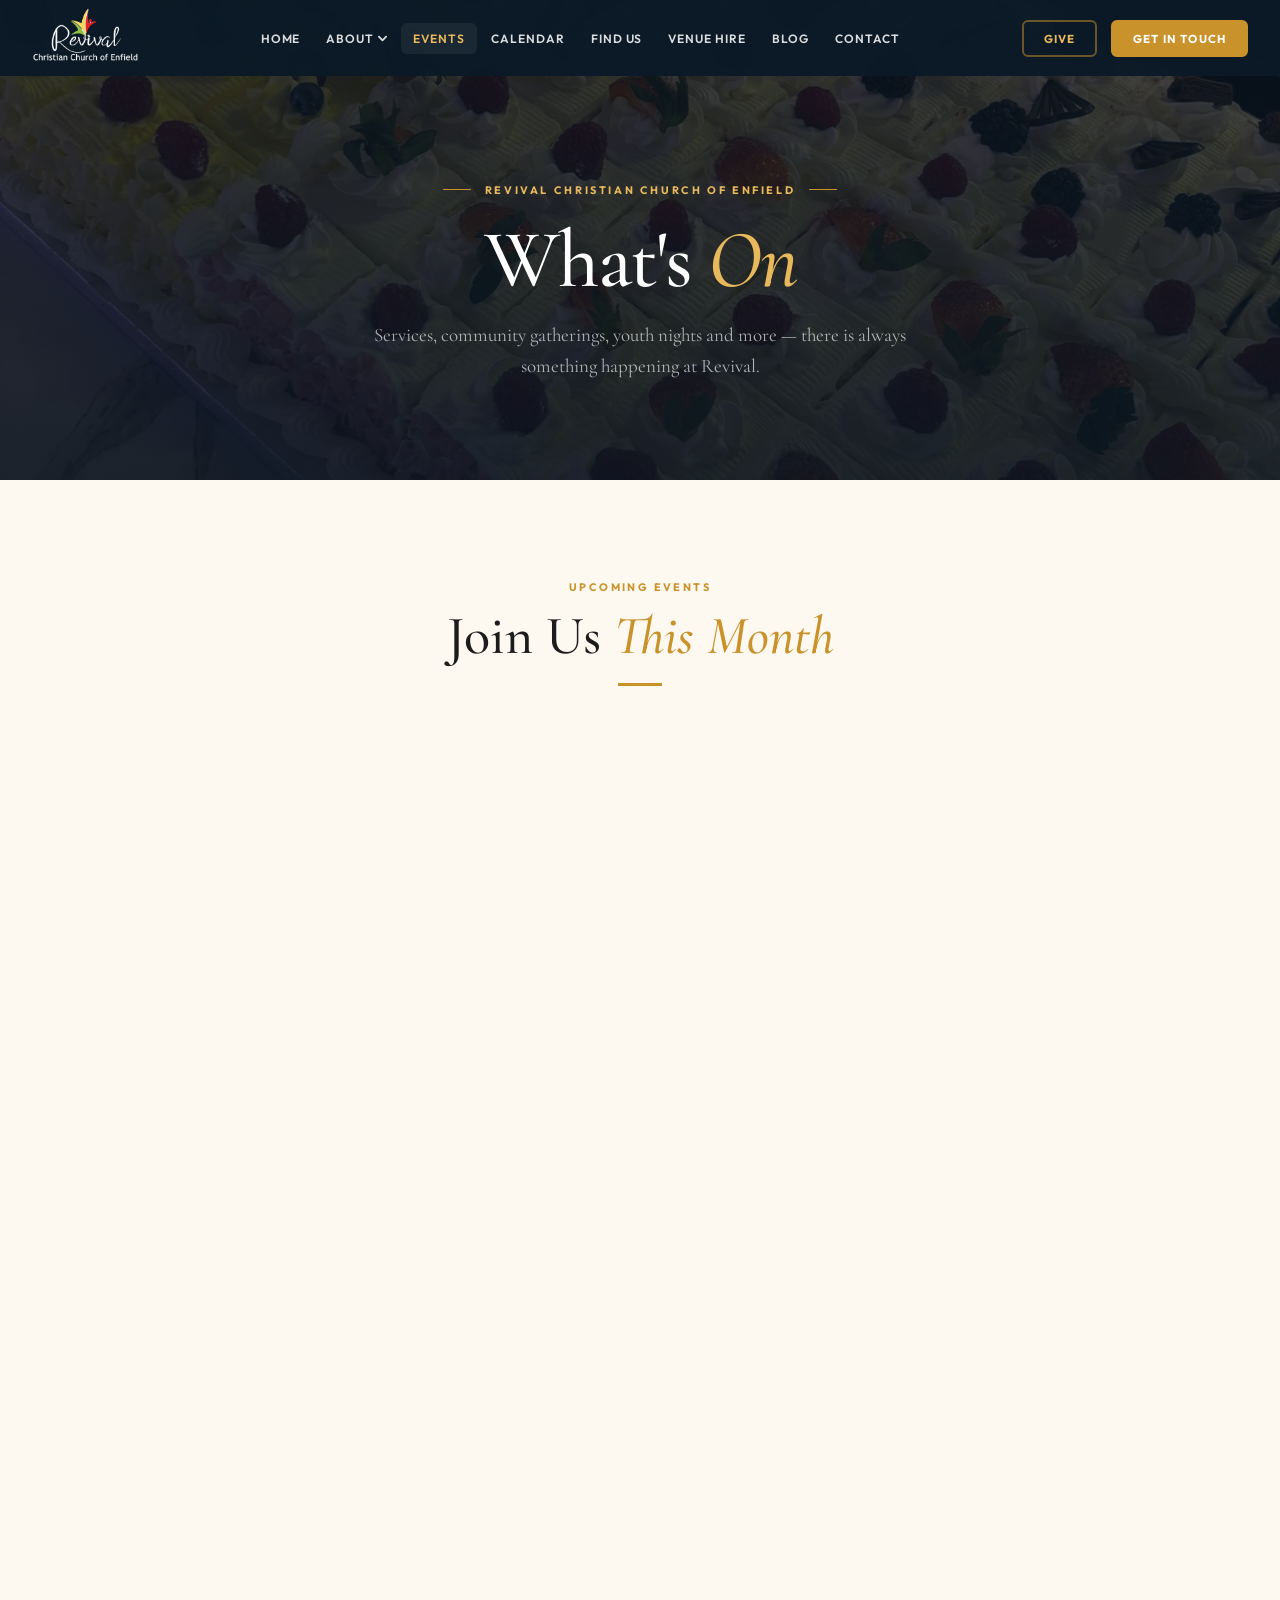
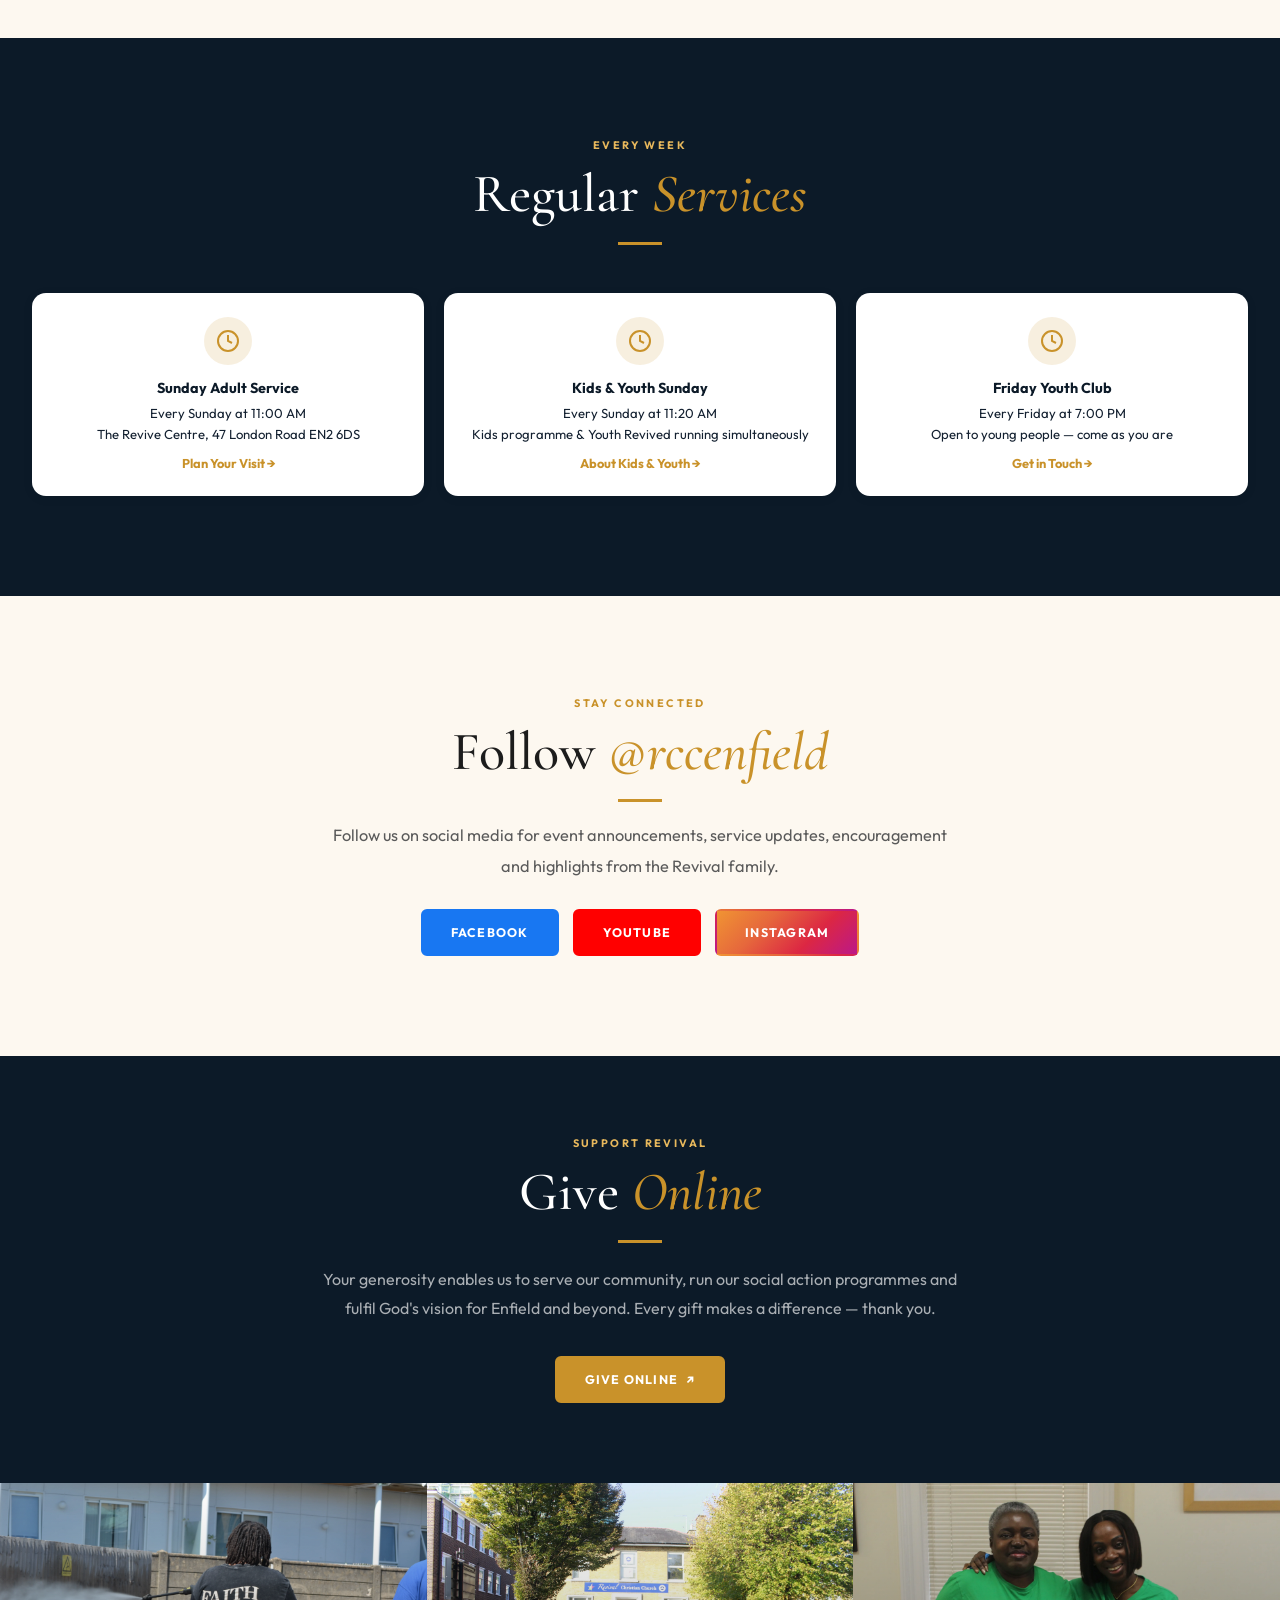
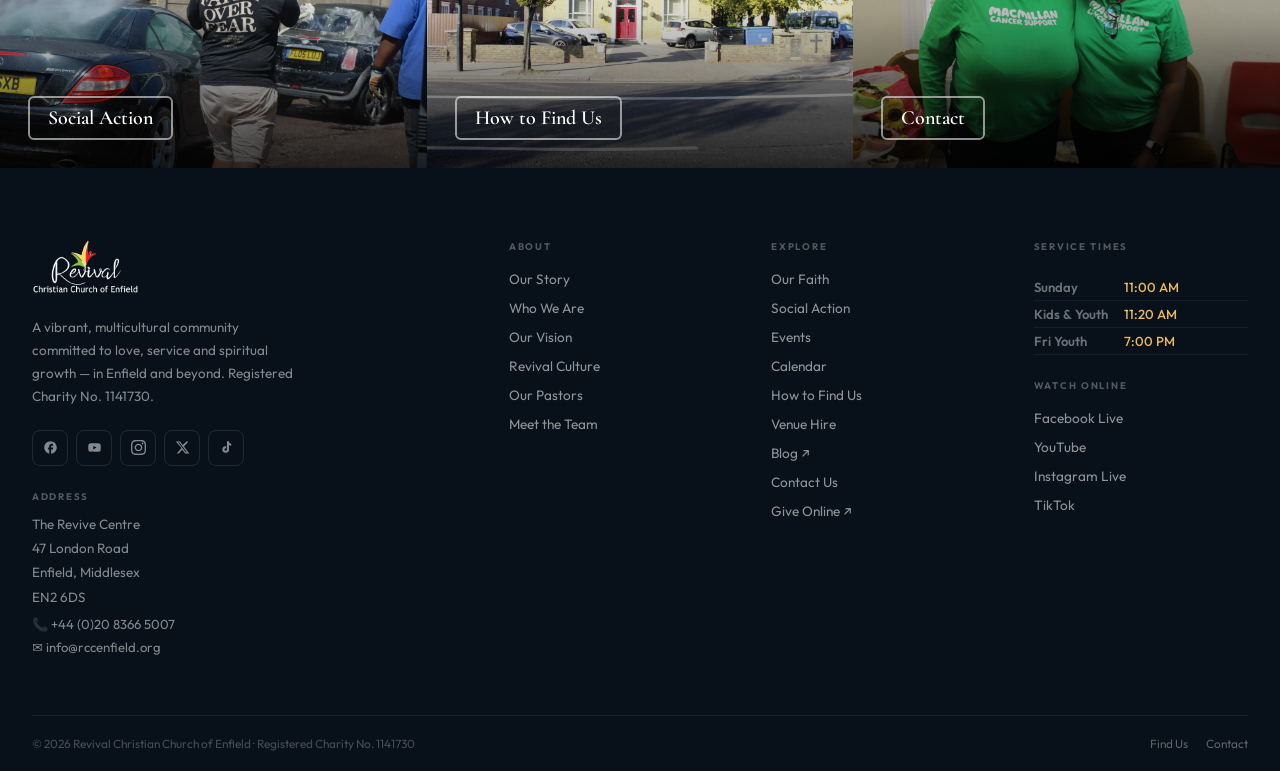
<file: events/index.html>
<!DOCTYPE html>
<html lang="en">
<head>
  <script src="/assets/js/google-analytics.js"></script>
  <meta charset="UTF-8">
  <meta name="viewport" content="width=device-width, initial-scale=1.0">
  <title>Events | Revival Christian Church of Enfield</title>
  <meta name="description" content="Upcoming events at Revival Christian Church of Enfield — community gatherings, church services, youth events and more.">
  <meta property="og:title" content="Events | Revival Christian Church of Enfield">
  <meta property="og:description" content="See what's happening at Revival Church Enfield — services, community events, youth nights and more.">
  <meta property="og:type" content="website">
  <meta property="og:url" content="https://rccenfield.org/events/">
  <meta name="robots" content="index, follow">
  <link rel="canonical" href="https://rccenfield.org/events/">
  <script type="application/ld+json">{"@context":"https://schema.org","@type":"Church","name":"Revival Christian Church of Enfield","url":"https://rccenfield.org","telephone":"+442083665007","email":"info@rccenfield.org","address":{"@type":"PostalAddress","streetAddress":"47 London Road","addressLocality":"Enfield","addressRegion":"Middlesex","postalCode":"EN2 6DS","addressCountry":"GB"}}</script>
  <link rel="preconnect" href="https://fonts.googleapis.com">
  <link rel="preconnect" href="https://fonts.gstatic.com" crossorigin>
  <link href="https://fonts.googleapis.com/css2?family=Cormorant+Garamond:ital,wght@0,400;0,500;0,600;0,700;1,400;1,600&family=Outfit:wght@300;400;500;600;700&display=swap" rel="stylesheet">
  <link rel="stylesheet" href="../css/global.css">
  <style>
    .churchsuite-wrap { background: #fff; border-radius: var(--rl); border: 2px dashed var(--gold); padding: 56px 40px; text-align: center; margin: 0 0 48px; }
    .churchsuite-wrap .st { font-size: clamp(22px,2.5vw,30px); }
    .churchsuite-wrap .sb { max-width: 560px; margin: 12px auto 24px; }
    .events-note  { font-family: 'Outfit',sans-serif; font-size: .82rem; color: var(--navy2); margin-top: 16px; }
    .stay-grid    { display: grid; grid-template-columns: repeat(3,1fr); gap: 20px; }
    .stay-card    { background: #fff; border-radius: var(--rl); padding: 24px 20px; box-shadow: 0 2px 12px rgba(0,0,0,.06); text-align: center; }
    .stay-card-ico { width: 48px; height: 48px; border-radius: 50%; display: flex; align-items: center; justify-content: center; margin: 0 auto 14px; }
    .stay-card h3 { font-family: 'Outfit',sans-serif; font-size: .9rem; font-weight: 700; color: var(--navy); margin-bottom: 6px; }
    .stay-card p  { font-family: 'Outfit',sans-serif; font-size: .82rem; color: var(--navy2); line-height: 1.6; }
    .stay-card a  { font-family: 'Outfit',sans-serif; font-size: .8rem; font-weight: 700; color: var(--gold); margin-top: 10px; display: inline-block; }
    @media (max-width: 768px) {
      .stay-grid { grid-template-columns: 1fr; }
      .churchsuite-wrap { padding: 36px 24px; }
    }
  </style>
</head>
<body>

<!-- ════════════ NAV ════════════ -->
<nav class="nav dark" id="nav" role="navigation" aria-label="Main navigation">
  <div class="nav-in">
    <a href="../" class="nav-logo" aria-label="Revival Christian Church of Enfield – Home">
      <img src="../assets/img/logo.png" alt="Revival Christian Church of Enfield" class="logo-img">
    </a>
    <ul class="nav-links" role="list">
      <li class="ni"><a href="../" class="nl">Home</a></li>
      <li class="ni">
        <button class="nl" aria-haspopup="true" aria-expanded="false">About <svg class="chev" viewBox="0 0 10 6"><path d="M1 1l4 4 4-4" stroke-linecap="round" stroke-linejoin="round"/></svg></button>
        <div class="drop" role="menu">
          <a href="../background/" role="menuitem">Our Story</a>
          <a href="../who_we_are/" role="menuitem">Who We Are</a>
          <a href="../our_vision/" role="menuitem">Our Vision</a>
          <a href="../culture/" role="menuitem">Revival Culture</a>
          <a href="../our_faith/" role="menuitem">Our Faith</a>
          <a href="../social_action/" role="menuitem">Social Action</a>
          <div class="dd"></div>
          <a href="../our_pastors/" role="menuitem">Our Pastors</a>
          <a href="../our_workforce/" role="menuitem">Meet the Team</a>
        </div>
      </li>
      <li class="ni"><a href="../events/" class="nl active">Events</a></li>
      <li class="ni"><a href="../calendar/" class="nl">Calendar</a></li>
      <li class="ni"><a href="../how_to_find_us/" class="nl">Find Us</a></li>
      <li class="ni"><a href="../venue_hire/" class="nl">Venue Hire</a></li>
      <li class="ni"><a href="https://blog.rccenfield.org/" class="nl" target="_blank" rel="noopener">Blog</a></li>
      <li class="ni"><a href="../contact/" class="nl">Contact</a></li>
    </ul>
    <div style="display:flex;align-items:center;gap:14px;flex-shrink:0;">
      <a href="https://rcce.churchsuite.com/donate/" target="_blank" rel="noopener" class="btn-nav-give">Give</a>
      <a href="../contact/" class="btn-nav">Get in Touch</a>
      <button class="burger" id="burger" aria-label="Open menu" aria-expanded="false"><span></span><span></span><span></span></button>
    </div>
  </div>
</nav>

<!-- Mobile Menu -->
<div class="mob" id="mob" role="dialog" aria-modal="true" aria-label="Navigation">
  <span class="mob-sec">Menu</span>
  <a href="../">Home</a>
  <span class="mob-sec">About</span>
  <a href="../background/">Our Story</a>
  <a href="../who_we_are/">Who We Are</a>
  <a href="../our_vision/">Our Vision</a>
  <a href="../culture/">Revival Culture</a>
  <a href="../our_faith/">Our Faith</a>
  <a href="../social_action/">Social Action</a>
  <a href="../our_pastors/">Our Pastors</a>
  <a href="../our_workforce/">Meet the Team</a>
  <span class="mob-sec">Explore</span>
  <a href="../events/">Events</a>
  <a href="../calendar/">Calendar</a>
  <a href="../how_to_find_us/">How to Find Us</a>
  <a href="../venue_hire/">Venue Hire</a>
  <a href="https://blog.rccenfield.org/" target="_blank" rel="noopener">Blog ↗</a>
  <a href="../contact/">Contact</a>
  <a href="https://rcce.churchsuite.com/donate/" target="_blank" rel="noopener">Give Online ↗</a>
  <a href="../contact/" class="mob-cta">Get in Touch →</a>
</div>

<!-- ════════════ PAGE HERO ════════════ -->
<section class="page-hero" aria-labelledby="ph-h1">
  <div class="page-hero-bg" aria-hidden="true">
    <!--
      📷 HERO PHOTO — A community events or church gathering photo.
      <img src="../images/events-hero.jpg" alt="Events at Revival Christian Church of Enfield" class="page-hero-img">
    -->
      <img src="/assets/img/food.webp" alt="Events at Revival Christian Church of Enfield" class="page-hero-img">
    <div class="page-hero-ph">
      <span class="page-hero-ph-label">
        <svg viewBox="0 0 24 24"><path d="M20 5h-3.17L15 3H9L7.17 5H4c-1.1 0-2 .9-2 2v12c0 1.1.9 2 2 2h16c1.1 0 2-.9 2-2V7c0-1.1-.9-2-2-2zm-8 13c-2.76 0-5-2.24-5-5s2.24-5 5-5 5 2.24 5 5-2.24 5-5 5zm0-8c-1.65 0-3 1.35-3 3s1.35 3 3 3 3-1.35 3-3-1.35-3-3-3z"/></svg>
        Add Hero Photo — community events / gathering
      </span>
    </div>
    <div class="page-hero-overlay"></div>
  </div>
  <div class="page-hero-c">
    <p class="page-hero-ey">Revival Christian Church of Enfield</p>
    <h1 class="page-hero-h1" id="ph-h1">What's <em>On</em></h1>
    <p class="page-hero-sub">Services, community gatherings, youth nights and more — there is always something happening at Revival.</p>
  </div>
</section>

<!-- ════════════ EVENTS CALENDAR ════════════ -->
<section class="sec" style="background:var(--cream);" aria-labelledby="cal-h">
  <div class="sec-in">
    <div style="text-align:center;max-width:600px;margin:0 auto 48px;" class="reveal">
      <p class="ey">Upcoming Events</p>
      <h2 class="st" id="cal-h">Join Us <em>This Month</em></h2>
      <div class="gbar" style="margin:18px auto;"></div>
    </div>

    <!--
      CHURCHSUITE EVENTS WIDGET
      ─────────────────────────
      1. Log in to your ChurchSuite account at app.churchsuite.com
      2. Go to: Connect → Embed Widgets → Events
      3. Configure the widget (number of events, category filter, etc.)
      4. Copy the generated <iframe> or <script> embed code
      5. Paste it here, replacing this entire placeholder <div>

      The embed will automatically show your upcoming events from ChurchSuite.
      If you need help, see: https://support.churchsuite.com/article/embed-widgets
    -->
    <!--
      <iframe src="https://rcce.churchsuite.com/embed/calendar/events?body_bgcolor=fdf8f0&amp;categories=&amp;event_bgcolor=FFFFFF&amp;event_border=&amp;featured=NULL&amp;filters_bgcolor=FFFFFF&amp;heading_color=444444&amp;icon_color=BBBBBB&amp;layout=grid&amp;merge=signup_to_sequence&amp;num_results=&amp;show_categories=0&amp;show_search=1&amp;show_sites=0&amp;text_color=666666" style="width:100%;height:1000px;border:none;"></iframe>
 -->
<iframe frameborder="0" height="800" allowtransparent="yes" scrolling="yes" src="https://rcce.churchsuite.com/-/calendar/8e403f2a-abc8-4f3c-b807-2760583bccf9" style="border-width:0" width="100%"></iframe>
   </div>
</section>

<!-- ════════════ REGULAR SERVICES ════════════ -->
<section class="sec" style="background:var(--navy);" aria-labelledby="reg-h">
  <div class="sec-in">
    <div style="text-align:center;max-width:600px;margin:0 auto 48px;" class="reveal">
      <p class="ey" style="color:var(--glt);">Every Week</p>
      <h2 class="st st-wht" id="reg-h">Regular <em>Services</em></h2>
      <div class="gbar" style="margin:18px auto;"></div>
    </div>
    <div class="stay-grid reveal">
      <div class="stay-card">
        <div class="stay-card-ico" style="background:rgba(201,146,42,.15);">
          <svg width="24" height="24" viewBox="0 0 24 24" fill="none" stroke="var(--gold)" stroke-width="2"><circle cx="12" cy="12" r="10"/><polyline points="12 6 12 12 16 14"/></svg>
        </div>
        <h3>Sunday Adult Service</h3>
        <p>Every Sunday at 11:00 AM<br>The Revive Centre, 47 London Road EN2 6DS</p>
        <a href="../how_to_find_us/">Plan Your Visit →</a>
      </div>
      <div class="stay-card">
        <div class="stay-card-ico" style="background:rgba(201,146,42,.15);">
          <svg width="24" height="24" viewBox="0 0 24 24" fill="none" stroke="var(--gold)" stroke-width="2"><circle cx="12" cy="12" r="10"/><polyline points="12 6 12 12 16 14"/></svg>
        </div>
        <h3>Kids &amp; Youth Sunday</h3>
        <p>Every Sunday at 11:20 AM<br>Kids programme &amp; Youth Revived running simultaneously</p>
        <a href="../who_we_are/">About Kids &amp; Youth →</a>
      </div>
      <div class="stay-card">
        <div class="stay-card-ico" style="background:rgba(201,146,42,.15);">
          <svg width="24" height="24" viewBox="0 0 24 24" fill="none" stroke="var(--gold)" stroke-width="2"><circle cx="12" cy="12" r="10"/><polyline points="12 6 12 12 16 14"/></svg>
        </div>
        <h3>Friday Youth Club</h3>
        <p>Every Friday at 7:00 PM<br>Open to young people — come as you are</p>
        <a href="../contact/">Get in Touch →</a>
      </div>
    </div>
  </div>
</section>

<!-- ════════════ STAY CONNECTED ════════════ -->
<section class="sec" aria-labelledby="social-h">
  <div class="sec-in">
    <div style="text-align:center;max-width:640px;margin:0 auto;" class="reveal">
      <p class="ey">Stay Connected</p>
      <h2 class="st" id="social-h">Follow <em>@rccenfield</em></h2>
      <div class="gbar" style="margin:18px auto;"></div>
      <p class="sb">Follow us on social media for event announcements, service updates, encouragement and highlights from the Revival family.</p>
      <div style="display:flex;gap:14px;justify-content:center;flex-wrap:wrap;margin-top:28px;">
        <a href="https://facebook.com/rccenfield" target="_blank" rel="noopener" class="btn bg" style="background:#1877F2;border-color:#1877F2;">Facebook</a>
        <a href="https://youtube.com/@rccenfield" target="_blank" rel="noopener" class="btn bg" style="background:#FF0000;border-color:#FF0000;">YouTube</a>
        <a href="https://instagram.com/rccenfield" target="_blank" rel="noopener" class="btn bg" style="background:linear-gradient(135deg,#f09433,#e6683c,#dc2743,#bc1888);border-color:transparent;">Instagram</a>
      </div>
    </div>
  </div>
</section>

<!-- ════════════ GIVE ONLINE ════════════ -->
<section class="give-cta" aria-labelledby="give-ev-h">
  <div class="give-cta-in">
    <p class="ey ey-lt">Support Revival</p>
    <h2 class="st st-wht" id="give-ev-h">Give <em>Online</em></h2>
    <div class="gbar" style="margin:18px auto;"></div>
    <p class="give-cta-p">Your generosity enables us to serve our community, run our social action programmes and fulfil God's vision for Enfield and beyond. Every gift makes a difference — thank you.</p>
    <div class="give-cta-acts">
      <a href="https://rcce.churchsuite.com/donate/" target="_blank" rel="noopener" class="btn bg">Give Online <span aria-hidden="true">↗</span></a>
    </div>
  </div>
</section>

<!-- ════════════ CROSS LINKS ════════════ -->
<div class="xlinks" aria-label="Explore more">
  <div class="xlinks-grid">
    <a href="../social_action/" class="xl">
      <div class="xl-ph-wrap">
        <div class="ph" style="height:100%;border-radius:0;border:none;">
          <img src="/assets/img/community/car-wash2.webp" alt="Revival Church Enfield community gathering">
        </div>
      </div>
      <div class="xl-over"><span class="xl-title">Social Action</span></div>
    </a>
    <a href="../how_to_find_us/" class="xl">
      <div class="xl-ph-wrap">
        <div class="ph" style="height:100%;border-radius:0;border:none;">
          <img src="/assets/img/church-building.webp" alt="Revival Church Enfield community gathering">
        </div>
      </div>
      <div class="xl-over"><span class="xl-title">How to Find Us</span></div>
    </a>
    <a href="../contact/" class="xl">
      <div class="xl-ph-wrap">
        <div class="ph" style="height:100%;border-radius:0;border:none;">
          <img src="/assets/img/contact.webp" alt="Revival Church Enfield community gathering">
        </div>
      </div>
      <div class="xl-over"><span class="xl-title">Contact</span></div>
    </a>
  </div>
</div>

<!-- ════════════ FOOTER ════════════ -->
<footer role="contentinfo">
  <div class="fg">
    <div>
      <img src="../assets/img/logo.png" alt="Revival Christian Church of Enfield" class="f-logo-img">
      <p class="f-tag">A vibrant, multicultural community committed to love, service and spiritual growth — in Enfield and beyond. Registered Charity No. 1141730.</p>
      <div class="fsocs" aria-label="Social media">
        <a href="https://facebook.com/rccenfield" target="_blank" rel="noopener" class="fsoc" aria-label="Facebook"><svg viewBox="0 0 24 24"><path d="M22 12c0-5.52-4.48-10-10-10S2 6.48 2 12c0 4.84 3.44 8.87 8 9.8V15H8v-3h2V9.5C10 7.57 11.57 6 13.5 6H16v3h-2c-.55 0-1 .45-1 1v2h3v3h-3v6.95c5.05-.5 9-4.76 9-9.95z"/></svg></a>
        <a href="https://youtube.com/@rccenfield" target="_blank" rel="noopener" class="fsoc" aria-label="YouTube"><svg viewBox="0 0 24 24"><path d="M21.58 7.19c-.23-.86-.91-1.54-1.77-1.77C18.25 5 12 5 12 5s-6.25 0-7.81.42c-.86.23-1.54.91-1.77 1.77C2 8.75 2 12 2 12s0 3.25.42 4.81c.23.86.91 1.54 1.77 1.77C5.75 19 12 19 12 19s6.25 0 7.81-.42c.86-.23 1.54-.91 1.77-1.77C22 15.25 22 12 22 12s0-3.25-.42-4.81zM10 15V9l5.2 3L10 15z"/></svg></a>
        <a href="https://instagram.com/rccenfield" target="_blank" rel="noopener" class="fsoc" aria-label="Instagram"><svg viewBox="0 0 24 24"><path d="M12 2.163c3.204 0 3.584.012 4.85.07 3.252.148 4.771 1.691 4.919 4.919.058 1.265.069 1.645.069 4.849 0 3.205-.012 3.584-.069 4.849-.149 3.225-1.664 4.771-4.919 4.919-1.266.058-1.644.07-4.85.07-3.204 0-3.584-.012-4.849-.07-3.26-.149-4.771-1.699-4.919-4.92-.058-1.265-.07-1.644-.07-4.849 0-3.204.013-3.583.07-4.849.149-3.227 1.664-4.771 4.919-4.919 1.266-.057 1.645-.069 4.849-.069zm0-2.163c-3.259 0-3.667.014-4.947.072-4.358.2-6.78 2.618-6.98 6.98-.059 1.281-.073 1.689-.073 4.948 0 3.259.014 3.668.072 4.948.2 4.358 2.618 6.78 6.98 6.98 1.281.058 1.689.072 4.948.072 3.259 0 3.668-.014 4.948-.072 4.354-.2 6.782-2.618 6.979-6.98.059-1.28.073-1.689.073-4.948 0-3.259-.014-3.667-.072-4.947-.196-4.354-2.617-6.78-6.979-6.98-1.281-.059-1.69-.073-4.949-.073zm0 5.838c-3.403 0-6.162 2.759-6.162 6.162s2.759 6.163 6.162 6.163 6.162-2.759 6.162-6.163c0-3.403-2.759-6.162-6.162-6.162zm0 10.162c-2.209 0-4-1.79-4-4 0-2.209 1.791-4 4-4s4 1.791 4 4c0 2.21-1.791 4-4 4zm6.406-11.845c-.796 0-1.441.645-1.441 1.44s.645 1.44 1.441 1.44c.795 0 1.439-.645 1.439-1.44s-.644-1.44-1.439-1.44z"/></svg></a>
        <a href="https://twitter.com/rccenfield" target="_blank" rel="noopener" class="fsoc" aria-label="X / Twitter"><svg viewBox="0 0 24 24"><path d="M18.244 2.25h3.308l-7.227 8.26 8.502 11.24H16.17l-4.714-6.231-5.401 6.231H2.746l7.73-8.835L1.254 2.25H8.08l4.253 5.622zm-1.161 17.52h1.833L7.084 4.126H5.117z"/></svg></a>
        <a href="https://www.tiktok.com/@rccenfield" target="_blank" rel="noopener" class="fsoc" aria-label="TikTok"><svg viewBox="0 0 24 24"><path d="M12.7 2h3.2c.3 2.1 1.5 3.7 3.7 4v3.2c-1.3 0-2.5-.4-3.6-1.1v7.2a5.3 5.3 0 1 1-4.6-5.3v3.4a2 2 0 1 0 1.3 1.9V2z"/></svg></a>
      </div>
      <div class="faddr">
        <h5>Address</h5>
        <p>The Revive Centre<br>47 London Road<br>Enfield, Middlesex<br>EN2 6DS</p>
        <a href="tel:+442083665007">📞 +44 (0)20 8366 5007</a>
        <a href="mailto:info@rccenfield.org">✉ info@rccenfield.org</a>
      </div>
    </div>
    <div class="fc">
      <h5>About</h5>
      <ul>
        <li><a href="../background/">Our Story</a></li>
        <li><a href="../who_we_are/">Who We Are</a></li>
        <li><a href="../our_vision/">Our Vision</a></li>
        <li><a href="../culture/">Revival Culture</a></li>
        <li><a href="../our_pastors/">Our Pastors</a></li>
        <li><a href="../our_workforce/">Meet the Team</a></li>
      </ul>
    </div>
    <div class="fc">
      <h5>Explore</h5>
      <ul>
        <li><a href="../our_faith/">Our Faith</a></li>
        <li><a href="../social_action/">Social Action</a></li>
        <li><a href="../events/">Events</a></li>
        <li><a href="../calendar/">Calendar</a></li>
        <li><a href="../how_to_find_us/">How to Find Us</a></li>
        <li><a href="../venue_hire/">Venue Hire</a></li>
        <li><a href="https://blog.rccenfield.org/" target="_blank" rel="noopener">Blog ↗</a></li>
        <li><a href="../contact/">Contact Us</a></li>
        <li><a href="https://rcce.churchsuite.com/donate/" target="_blank" rel="noopener">Give Online ↗</a></li>
      </ul>
    </div>
    <div class="fc">
      <h5>Service Times</h5>
      <div class="ftimes">
        <div class="ftr"><span class="fday">Sunday</span><span class="fval">11:00 AM</span></div>
        <div class="ftr"><span class="fday">Kids &amp; Youth</span><span class="fval">11:20 AM</span></div>
        <div class="ftr"><span class="fday">Fri Youth</span><span class="fval">7:00 PM</span></div>
      </div>
      <div style="margin-top:24px;">
        <h5>Watch Online</h5>
        <ul>
          <li><a href="https://facebook.com/rccenfield" target="_blank" rel="noopener">Facebook Live</a></li>
          <li><a href="https://youtube.com/@rccenfield" target="_blank" rel="noopener">YouTube</a></li>
          <li><a href="https://instagram.com/rccenfield" target="_blank" rel="noopener">Instagram Live</a></li>
          <li><a href="https://www.tiktok.com/@rccenfield" target="_blank" rel="noopener">TikTok</a></li>
        </ul>
      </div>
    </div>
  </div>
  <div class="fbot">
    <p>© <span id="cyr">2025</span> Revival Christian Church of Enfield · Registered Charity No. 1141730</p>
    <div class="fbot-links">
      <a href="../how_to_find_us/">Find Us</a>
      <a href="../contact/">Contact</a>
    </div>
  </div>
</footer>

<a href="#" class="btt" id="btt" aria-label="Back to top">
  <svg viewBox="0 0 24 24"><path d="M18 15l-6-6-6 6" stroke-linecap="round" stroke-linejoin="round"/></svg>
</a>

<script>
  const nav = document.getElementById('nav');
  const btt = document.getElementById('btt');
  const onScroll = () => {
    nav.classList.toggle('scrolled', window.scrollY > 40);
    btt.classList.toggle('show', window.scrollY > 500);
  };
  window.addEventListener('scroll', onScroll, {passive:true}); onScroll();
  const burger = document.getElementById('burger');
  const mob    = document.getElementById('mob');
  burger.addEventListener('click', () => {
    const open = mob.classList.toggle('open');
    burger.classList.toggle('open', open);
    burger.setAttribute('aria-expanded', open);
    document.body.style.overflow = open ? 'hidden' : '';
  });
  mob.querySelectorAll('a').forEach(a => a.addEventListener('click', () => {
    mob.classList.remove('open'); burger.classList.remove('open');
    burger.setAttribute('aria-expanded','false'); document.body.style.overflow='';
  }));
  btt.addEventListener('click', e => { e.preventDefault(); window.scrollTo({top:0,behavior:'smooth'}); });
  const obs = new IntersectionObserver(entries => {
    entries.forEach((e, i) => {
      if (e.isIntersecting) { setTimeout(() => e.target.classList.add('revealed'), i * 70); obs.unobserve(e.target); }
    });
  }, {threshold: 0.1});
  document.querySelectorAll('.reveal').forEach(el => obs.observe(el));
  var cyr=document.getElementById('cyr');if(cyr)cyr.textContent=new Date().getFullYear();
</script>
</body>
</html>
</file>
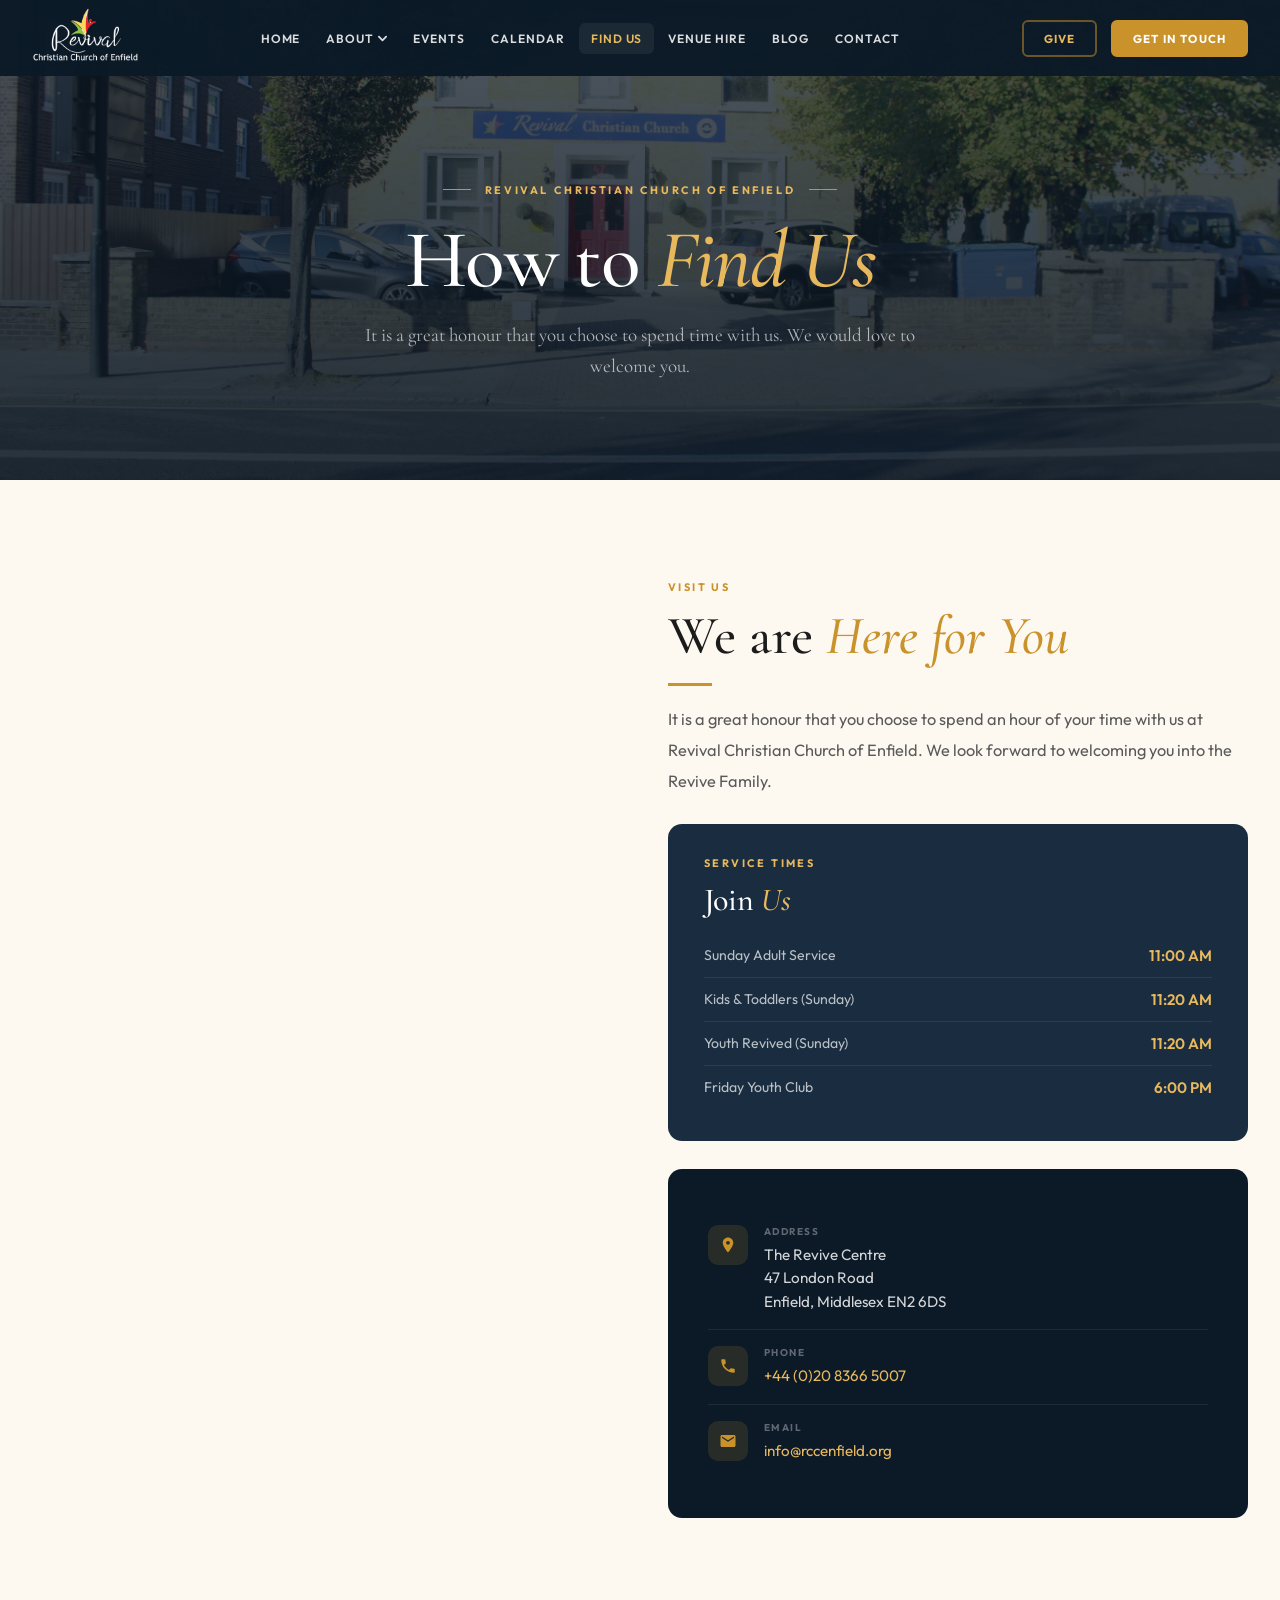
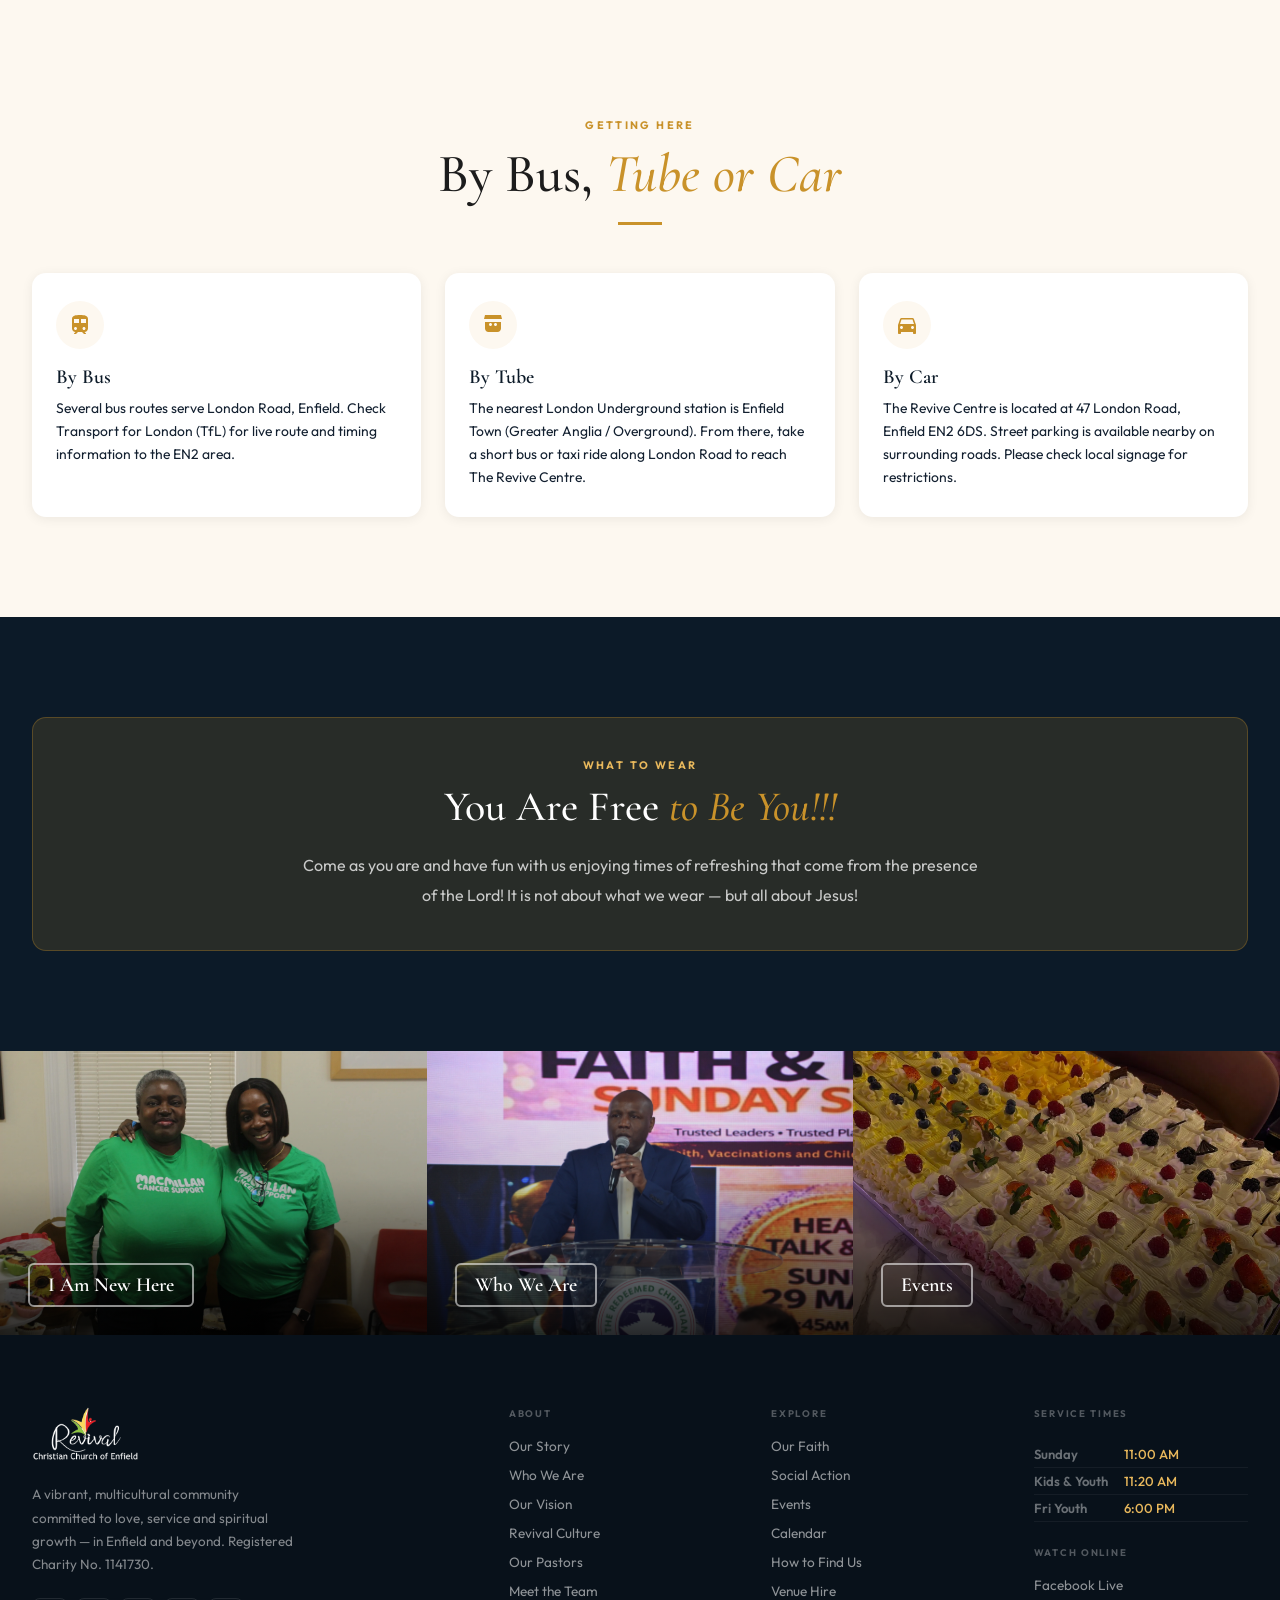
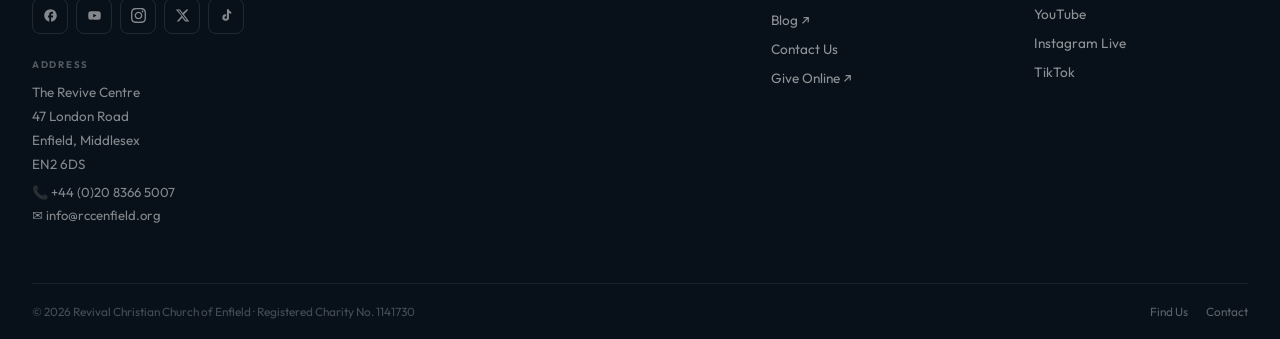
<file: how_to_find_us/index.html>
<!DOCTYPE html>
<html lang="en">
<head>
  <script src="/assets/js/google-analytics.js"></script>
  <meta charset="UTF-8">
  <meta name="viewport" content="width=device-width, initial-scale=1.0">
  <title>How to Find Us | Revival Christian Church of Enfield</title>
  <meta name="description" content="Revival Christian Church of Enfield — The Revive Centre, 47 London Road, Enfield EN2 6DS. Sunday services 11am, Friday Youth Club 6pm. Directions, transport info and service times.">
  <meta property="og:title" content="How to Find Us | Revival Christian Church of Enfield">
  <meta property="og:description" content="Find Revival Christian Church of Enfield at The Revive Centre, 47 London Road, Enfield EN2 6DS.">
  <meta property="og:type" content="website">
  <meta property="og:url" content="https://rccenfield.org/how_to_find_us/">
  <meta name="robots" content="index, follow">
  <link rel="canonical" href="https://rccenfield.org/how_to_find_us/">
  <script type="application/ld+json">{"@context":"https://schema.org","@type":"Church","name":"Revival Christian Church of Enfield","url":"https://rccenfield.org","telephone":"+442083665007","email":"info@rccenfield.org","address":{"@type":"PostalAddress","streetAddress":"47 London Road","addressLocality":"Enfield","addressRegion":"Middlesex","postalCode":"EN2 6DS","addressCountry":"GB"},"openingHoursSpecification":[{"@type":"OpeningHoursSpecification","dayOfWeek":"Sunday","opens":"11:00","closes":"13:00"},{"@type":"OpeningHoursSpecification","dayOfWeek":"Friday","opens":"18:00","closes":"20:00"}]}</script>
  <link rel="preconnect" href="https://fonts.googleapis.com">
  <link rel="preconnect" href="https://fonts.gstatic.com" crossorigin>
  <link href="https://fonts.googleapis.com/css2?family=Cormorant+Garamond:ital,wght@0,400;0,500;0,600;0,700;1,400;1,600&family=Outfit:wght@300;400;500;600;700&display=swap" rel="stylesheet">
  <link rel="stylesheet" href="../css/global.css">
  <style>
    .find-grid   { display: grid; grid-template-columns: 1fr 1fr; gap: 56px; align-items: start; }
    .times-card  { background: var(--navy3); border-radius: var(--rl); padding: 32px 36px; }
    .times-card .ey { color: var(--glt); }
    .times-card .st { color: #fff; font-size: clamp(24px,2.8vw,32px); }
    .times-card .st em { font-style: italic; color: var(--glt); }
    .time-row    { display: flex; justify-content: space-between; align-items: center; padding: 12px 0; border-bottom: 1px solid rgba(255,255,255,.08); }
    .time-row:last-child { border-bottom: none; }
    .time-label  { font-family: 'Outfit',sans-serif; font-size: .88rem; color: rgba(255,255,255,.7); }
    .time-val    { font-family: 'Outfit',sans-serif; font-size: .95rem; font-weight: 600; color: var(--glt); }
    .transport-grid { display: grid; grid-template-columns: repeat(3,1fr); gap: 24px; }
    .t-card      { background: #fff; border-radius: var(--rl); padding: 28px 24px; box-shadow: 0 2px 12px rgba(0,0,0,.07); }
    .t-card-ico  { width: 48px; height: 48px; border-radius: 50%; background: var(--cream); display: flex; align-items: center; justify-content: center; margin-bottom: 16px; }
    .t-card-ico svg { width: 24px; height: 24px; fill: var(--gold); }
    .t-card h3   { font-family: 'Cormorant Garamond',serif; font-size: 1.25rem; font-weight: 600; color: var(--navy); margin-bottom: 8px; }
    .t-card p    { font-family: 'Outfit',sans-serif; font-size: .87rem; color: var(--navy2); line-height: 1.65; }
    .dress-block { background: var(--gold); border-radius: var(--rl); padding: 40px 48px; text-align: center; }
    .dress-block .st { color: var(--navy); font-size: clamp(26px,3vw,38px); }
    .dress-block .st em { font-style: italic; }
    .dress-block .sb { color: rgba(12,26,40,.8); max-width: 640px; margin: 16px auto 0; font-size: 1rem; }
    @media (max-width: 900px) {
      .find-grid { grid-template-columns: 1fr; }
      .transport-grid { grid-template-columns: 1fr; }
    }
    @media (max-width: 600px) {
      .dress-block { padding: 32px 24px; }
    }
  </style>
</head>
<body>

<!-- ════════════ NAV ════════════ -->
<nav class="nav dark" id="nav" role="navigation" aria-label="Main navigation">
  <div class="nav-in">
    <a href="../" class="nav-logo" aria-label="Revival Christian Church of Enfield – Home">
      <img src="../assets/img/logo.png" alt="Revival Christian Church of Enfield" class="logo-img">
    </a>
    <ul class="nav-links" role="list">
      <li class="ni"><a href="../" class="nl">Home</a></li>
      <li class="ni">
        <button class="nl" aria-haspopup="true" aria-expanded="false">About <svg class="chev" viewBox="0 0 10 6"><path d="M1 1l4 4 4-4" stroke-linecap="round" stroke-linejoin="round"/></svg></button>
        <div class="drop" role="menu">
          <a href="../background/" role="menuitem">Our Story</a>
          <a href="../who_we_are/" role="menuitem">Who We Are</a>
          <a href="../our_vision/" role="menuitem">Our Vision</a>
          <a href="../culture/" role="menuitem">Revival Culture</a>
          <a href="../our_faith/" role="menuitem">Our Faith</a>
          <a href="../social_action/" role="menuitem">Social Action</a>
          <div class="dd"></div>
          <a href="../our_pastors/" role="menuitem">Our Pastors</a>
          <a href="../our_workforce/" role="menuitem">Meet the Team</a>
        </div>
      </li>
      <li class="ni"><a href="../events/" class="nl">Events</a></li>
      <li class="ni"><a href="../calendar/" class="nl">Calendar</a></li>
      <li class="ni"><a href="../how_to_find_us/" class="nl active">Find Us</a></li>
      <li class="ni"><a href="../venue_hire/" class="nl">Venue Hire</a></li>
      <li class="ni"><a href="https://blog.rccenfield.org/" class="nl" target="_blank" rel="noopener">Blog</a></li>
      <li class="ni"><a href="../contact/" class="nl">Contact</a></li>
    </ul>
    <div style="display:flex;align-items:center;gap:14px;flex-shrink:0;">
      <a href="https://rcce.churchsuite.com/donate/" target="_blank" rel="noopener" class="btn-nav-give">Give</a>
      <a href="../contact/" class="btn-nav">Get in Touch</a>
      <button class="burger" id="burger" aria-label="Open menu" aria-expanded="false"><span></span><span></span><span></span></button>
    </div>
  </div>
</nav>

<!-- Mobile Menu -->
<div class="mob" id="mob" role="dialog" aria-modal="true" aria-label="Navigation">
  <span class="mob-sec">Menu</span>
  <a href="../">Home</a>
  <span class="mob-sec">About</span>
  <a href="../background/">Our Story</a>
  <a href="../who_we_are/">Who We Are</a>
  <a href="../our_vision/">Our Vision</a>
  <a href="../culture/">Revival Culture</a>
  <a href="../our_faith/">Our Faith</a>
  <a href="../social_action/">Social Action</a>
  <a href="../our_pastors/">Our Pastors</a>
  <a href="../our_workforce/">Meet the Team</a>
  <span class="mob-sec">Explore</span>
  <a href="../events/">Events</a>
  <a href="../calendar/">Calendar</a>
  <a href="../how_to_find_us/">How to Find Us</a>
  <a href="../venue_hire/">Venue Hire</a>
  <a href="https://blog.rccenfield.org/" target="_blank" rel="noopener">Blog ↗</a>
  <a href="../contact/">Contact</a>
  <a href="https://rcce.churchsuite.com/donate/" target="_blank" rel="noopener">Give Online ↗</a>
  <a href="../contact/" class="mob-cta">Get in Touch →</a>
</div>

<!-- ════════════ PAGE HERO ════════════ -->
<section class="page-hero" aria-labelledby="ph-h1">
  <div class="page-hero-bg" aria-hidden="true">
    <!--
      📷 HERO PHOTO — Add a photo of the church exterior or street view of London Road, Enfield.
      <img src="../images/find-us-hero.jpg" alt="47 London Road Enfield — The Revive Centre" class="page-hero-img">
    -->
      <img src="/assets/img/church-building.webp" alt="47 London Road Enfield — The Revive Centre" class="page-hero-img">
    <div class="page-hero-ph">
      <span class="page-hero-ph-label">
        <svg viewBox="0 0 24 24"><path d="M20 5h-3.17L15 3H9L7.17 5H4c-1.1 0-2 .9-2 2v12c0 1.1.9 2 2 2h16c1.1 0 2-.9 2-2V7c0-1.1-.9-2-2-2zm-8 13c-2.76 0-5-2.24-5-5s2.24-5 5-5 5 2.24 5 5-2.24 5-5 5zm0-8c-1.65 0-3 1.35-3 3s1.35 3 3 3 3-1.35 3-3-1.35-3-3-3z"/></svg>
        Add Hero Photo — church exterior / street view
      </span>
    </div>
    <div class="page-hero-overlay"></div>
  </div>
  <div class="page-hero-c">
    <p class="page-hero-ey">Revival Christian Church of Enfield</p>
    <h1 class="page-hero-h1" id="ph-h1">How to <em>Find Us</em></h1>
    <p class="page-hero-sub">It is a great honour that you choose to spend time with us. We would love to welcome you.</p>
  </div>
</section>

<!-- ════════════ ADDRESS & DETAILS ════════════ -->
<section class="sec" style="background:var(--cream);" aria-labelledby="address-h">
  <div class="sec-in">
    <div class="find-grid">

      <!-- Map placeholder -->
      <div class="reveal">
        <!--
          GOOGLE MAPS EMBED:
          1. Go to maps.google.com
          2. Search '47 London Road Enfield EN2 6DS'
          3. Click Share → Embed a map → copy the <iframe> code
          4. Paste it here replacing this placeholder div
        -->
<div style="position:relative;width:100%;padding-bottom:66.67%;height:0;border-radius:var(--rl);overflow:hidden;">
  <iframe src="https://www.google.com/maps/embed?pb=!1m18!1m12!1m3!1d2476.8329007062353!2d-0.08290922342470093!3d51.64950477184598!2m3!1f0!2f0!3f0!3m2!1i1024!2i768!4f13.1!3m3!1m2!1s0x48761f2505fb68ef%3A0xcba5dad4890c0eeb!2s47%20London%20Rd%2C%20Enfield%20EN2%206DS%2C%20UK!5e0!3m2!1sen!2s!4v1778973443409!5m2!1sen!2s" style="position:absolute;inset:0;width:100%;height:100%;border:0;" allowfullscreen="" loading="lazy" referrerpolicy="no-referrer-when-downgrade"></iframe>
</div>
      </div>

      <!-- Details -->
      <div class="reveal">
        <p class="ey">Visit Us</p>
        <h2 class="st" id="address-h">We are <em>Here for You</em></h2>
        <div class="gbar"></div>
        <p class="sb">It is a great honour that you choose to spend an hour of your time with us at Revival Christian Church of Enfield. We look forward to welcoming you into the Revive Family.</p>

        <div class="times-card" style="margin-top:28px;">
          <p class="ey">Service Times</p>
          <h3 class="st">Join <em>Us</em></h3>
          <div style="margin-top:16px;">
            <div class="time-row">
              <span class="time-label">Sunday Adult Service</span>
              <span class="time-val">11:00 AM</span>
            </div>
            <div class="time-row">
              <span class="time-label">Kids &amp; Toddlers (Sunday)</span>
              <span class="time-val">11:20 AM</span>
            </div>
            <div class="time-row">
              <span class="time-label">Youth Revived (Sunday)</span>
              <span class="time-val">11:20 AM</span>
            </div>
            <div class="time-row">
              <span class="time-label">Friday Youth Club</span>
              <span class="time-val">6:00 PM</span>
            </div>
          </div>
        </div>

        <div class="contact-info-block" style="margin-top:28px;">
          <div class="ci-row">
            <div class="ci-ico"><svg viewBox="0 0 24 24"><path d="M12 2C8.13 2 5 5.13 5 9c0 5.25 7 13 7 13s7-7.75 7-13c0-3.87-3.13-7-7-7zm0 9.5c-1.38 0-2.5-1.12-2.5-2.5S10.62 6.5 12 6.5s2.5 1.12 2.5 2.5S13.38 11.5 12 11.5z"/></svg></div>
            <div><div class="ci-label">Address</div><div class="ci-val">The Revive Centre<br>47 London Road<br>Enfield, Middlesex EN2 6DS</div></div>
          </div>
          <div class="ci-row">
            <div class="ci-ico"><svg viewBox="0 0 24 24"><path d="M6.62 10.79c1.44 2.83 3.76 5.14 6.59 6.59l2.2-2.2c.27-.27.67-.36 1.02-.24 1.12.37 2.33.57 3.57.57.55 0 1 .45 1 1V20c0 .55-.45 1-1 1-9.39 0-17-7.61-17-17 0-.55.45-1 1-1h3.5c.55 0 1 .45 1 1 0 1.25.2 2.45.57 3.57.11.35.03.74-.25 1.02l-2.2 2.2z"/></svg></div>
            <div><div class="ci-label">Phone</div><div class="ci-val"><a href="tel:+442083665007">+44 (0)20 8366 5007</a></div></div>
          </div>
          <div class="ci-row">
            <div class="ci-ico"><svg viewBox="0 0 24 24"><path d="M20 4H4c-1.1 0-1.99.9-1.99 2L2 18c0 1.1.9 2 2 2h16c1.1 0 2-.9 2-2V6c0-1.1-.9-2-2-2zm0 4l-8 5-8-5V6l8 5 8-5v2z"/></svg></div>
            <div><div class="ci-label">Email</div><div class="ci-val"><a href="mailto:info@rccenfield.org">info@rccenfield.org</a></div></div>
          </div>
        </div>
      </div>

    </div>
  </div>
</section>

<!-- ════════════ GETTING HERE ════════════ -->
<section class="sec" aria-labelledby="transport-h">
  <div class="sec-in">
    <div style="text-align:center;max-width:600px;margin:0 auto 48px;" class="reveal">
      <p class="ey">Getting Here</p>
      <h2 class="st" id="transport-h">By Bus, <em>Tube or Car</em></h2>
      <div class="gbar" style="margin:18px auto;"></div>
    </div>
    <div class="transport-grid">
      <div class="t-card reveal">
        <div class="t-card-ico">
          <svg viewBox="0 0 24 24"><path d="M12 2c-4.42 0-8 .5-8 4v9.5C4 17.43 5.57 19 7.5 19L6 20.5v.5h2l2-2h4l2 2h2v-.5L16.5 19c1.93 0 3.5-1.57 3.5-3.5V6c0-3.5-3.58-4-8-4zM7.5 17c-.83 0-1.5-.67-1.5-1.5S6.67 14 7.5 14s1.5.67 1.5 1.5S8.33 17 7.5 17zm3.5-7H6V6h5v4zm2 0V6h5v4h-5zm3 7c-.83 0-1.5-.67-1.5-1.5s.67-1.5 1.5-1.5 1.5.67 1.5 1.5-.67 1.5-1.5 1.5z"/></svg>
        </div>
        <h3>By Bus</h3>
        <p>Several bus routes serve London Road, Enfield. Check Transport for London (TfL) for live route and timing information to the EN2 area.</p>
      </div>
      <div class="t-card reveal">
        <div class="t-card-ico">
          <svg viewBox="0 0 24 24"><path d="M4 15.5C4 17.43 5.57 19 7.5 19h9C18.43 19 20 17.43 20 15.5V9H4v6.5zM9.5 10c.83 0 1.5.67 1.5 1.5S10.33 13 9.5 13 8 12.33 8 11.5 8.67 10 9.5 10zm5 0c.83 0 1.5.67 1.5 1.5S15.33 13 14.5 13 13 12.33 13 11.5s.67-1.5 1.5-1.5zM21 6H3l1-4h16l1 4z"/></svg>
        </div>
        <h3>By Tube</h3>
        <p>The nearest London Underground station is Enfield Town (Greater Anglia / Overground). From there, take a short bus or taxi ride along London Road to reach The Revive Centre.</p>
      </div>
      <div class="t-card reveal">
        <div class="t-card-ico">
          <svg viewBox="0 0 24 24"><path d="M18.92 6.01C18.72 5.42 18.16 5 17.5 5h-11c-.66 0-1.21.42-1.42 1.01L3 12v8c0 .55.45 1 1 1h1c.55 0 1-.45 1-1v-1h12v1c0 .55.45 1 1 1h1c.55 0 1-.45 1-1v-8l-2.08-5.99zM6.5 16c-.83 0-1.5-.67-1.5-1.5S5.67 13 6.5 13s1.5.67 1.5 1.5S7.33 16 6.5 16zm11 0c-.83 0-1.5-.67-1.5-1.5s.67-1.5 1.5-1.5 1.5.67 1.5 1.5-.67 1.5-1.5 1.5zM5 11l1.5-4.5h11L19 11H5z"/></svg>
        </div>
        <h3>By Car</h3>
        <p>The Revive Centre is located at 47 London Road, Enfield EN2 6DS. Street parking is available nearby on surrounding roads. Please check local signage for restrictions.</p>
      </div>
    </div>
  </div>
</section>

<!-- ════════════ DRESS CODE ════════════ -->
<section class="sec" style="background:var(--navy);" aria-label="Dress code">
  <div class="sec-in">
    <div class="dress-block reveal" style="background:rgba(201,146,42,.15);border:1px solid rgba(201,146,42,.3);">
      <p class="ey" style="color:var(--glt);">What to Wear</p>
      <h2 class="st" style="color:#fff;font-size:clamp(28px,3.5vw,42px);">You Are Free <em>to Be You!!!</em></h2>
      <p class="sb" style="color:rgba(255,255,255,.75);max-width:680px;margin:20px auto 0;">Come as you are and have fun with us enjoying times of refreshing that come from the presence of the Lord! It is not about what we wear — but all about Jesus!</p>
    </div>
  </div>
</section>

<!-- ════════════ CROSS LINKS ════════════ -->
<div class="xlinks" aria-label="Explore more">
  <div class="xlinks-grid">
    <a href="../contact/" class="xl">
      <div class="xl-ph-wrap">
        <!--
          📷 Add a photo: <img src="../images/contact-xl.jpg" alt="Get in touch with Revival Church Enfield">
        -->
        <div class="ph" style="height:100%;border-radius:0;border:none;">
          <img src="/assets/img/contact.webp" alt="Revival Church Enfield community gathering">
        </div>
      </div>
      <div class="xl-over"><span class="xl-title">I Am New Here</span></div>
    </a>
    <a href="../who_we_are/" class="xl">
      <div class="xl-ph-wrap">
        <div class="ph" style="height:100%;border-radius:0;border:none;">
          <img src="/assets/img/pastors/pastor_nick2.webp" alt="Revival Church Enfield community gathering">
        </div>
      </div>
      <div class="xl-over"><span class="xl-title">Who We Are</span></div>
    </a>
    <a href="../events/" class="xl">
      <div class="xl-ph-wrap">
        <div class="ph" style="height:100%;border-radius:0;border:none;">
          <img src="/assets/img/food.webp" alt="Revival Church Enfield community events">
        </div>
      </div>
      <div class="xl-over"><span class="xl-title">Events</span></div>
    </a>
  </div>
</div>

<!-- ════════════ FOOTER ════════════ -->
<footer role="contentinfo">
  <div class="fg">
    <div>
      <img src="../assets/img/logo.png" alt="Revival Christian Church of Enfield" class="f-logo-img">
      <p class="f-tag">A vibrant, multicultural community committed to love, service and spiritual growth — in Enfield and beyond. Registered Charity No. 1141730.</p>
      <div class="fsocs" aria-label="Social media">
        <a href="https://facebook.com/rccenfield" target="_blank" rel="noopener" class="fsoc" aria-label="Facebook"><svg viewBox="0 0 24 24"><path d="M22 12c0-5.52-4.48-10-10-10S2 6.48 2 12c0 4.84 3.44 8.87 8 9.8V15H8v-3h2V9.5C10 7.57 11.57 6 13.5 6H16v3h-2c-.55 0-1 .45-1 1v2h3v3h-3v6.95c5.05-.5 9-4.76 9-9.95z"/></svg></a>
        <a href="https://youtube.com/@rccenfield" target="_blank" rel="noopener" class="fsoc" aria-label="YouTube"><svg viewBox="0 0 24 24"><path d="M21.58 7.19c-.23-.86-.91-1.54-1.77-1.77C18.25 5 12 5 12 5s-6.25 0-7.81.42c-.86.23-1.54.91-1.77 1.77C2 8.75 2 12 2 12s0 3.25.42 4.81c.23.86.91 1.54 1.77 1.77C5.75 19 12 19 12 19s6.25 0 7.81-.42c.86-.23 1.54-.91 1.77-1.77C22 15.25 22 12 22 12s0-3.25-.42-4.81zM10 15V9l5.2 3L10 15z"/></svg></a>
        <a href="https://instagram.com/rccenfield" target="_blank" rel="noopener" class="fsoc" aria-label="Instagram"><svg viewBox="0 0 24 24"><path d="M12 2.163c3.204 0 3.584.012 4.85.07 3.252.148 4.771 1.691 4.919 4.919.058 1.265.069 1.645.069 4.849 0 3.205-.012 3.584-.069 4.849-.149 3.225-1.664 4.771-4.919 4.919-1.266.058-1.644.07-4.85.07-3.204 0-3.584-.012-4.849-.07-3.26-.149-4.771-1.699-4.919-4.92-.058-1.265-.07-1.644-.07-4.849 0-3.204.013-3.583.07-4.849.149-3.227 1.664-4.771 4.919-4.919 1.266-.057 1.645-.069 4.849-.069zm0-2.163c-3.259 0-3.667.014-4.947.072-4.358.2-6.78 2.618-6.98 6.98-.059 1.281-.073 1.689-.073 4.948 0 3.259.014 3.668.072 4.948.2 4.358 2.618 6.78 6.98 6.98 1.281.058 1.689.072 4.948.072 3.259 0 3.668-.014 4.948-.072 4.354-.2 6.782-2.618 6.979-6.98.059-1.28.073-1.689.073-4.948 0-3.259-.014-3.667-.072-4.947-.196-4.354-2.617-6.78-6.979-6.98-1.281-.059-1.69-.073-4.949-.073zm0 5.838c-3.403 0-6.162 2.759-6.162 6.162s2.759 6.163 6.162 6.163 6.162-2.759 6.162-6.163c0-3.403-2.759-6.162-6.162-6.162zm0 10.162c-2.209 0-4-1.79-4-4 0-2.209 1.791-4 4-4s4 1.791 4 4c0 2.21-1.791 4-4 4zm6.406-11.845c-.796 0-1.441.645-1.441 1.44s.645 1.44 1.441 1.44c.795 0 1.439-.645 1.439-1.44s-.644-1.44-1.439-1.44z"/></svg></a>
        <a href="https://twitter.com/rccenfield" target="_blank" rel="noopener" class="fsoc" aria-label="X / Twitter"><svg viewBox="0 0 24 24"><path d="M18.244 2.25h3.308l-7.227 8.26 8.502 11.24H16.17l-4.714-6.231-5.401 6.231H2.746l7.73-8.835L1.254 2.25H8.08l4.253 5.622zm-1.161 17.52h1.833L7.084 4.126H5.117z"/></svg></a>
        <a href="https://www.tiktok.com/@rccenfield" target="_blank" rel="noopener" class="fsoc" aria-label="TikTok"><svg viewBox="0 0 24 24"><path d="M12.7 2h3.2c.3 2.1 1.5 3.7 3.7 4v3.2c-1.3 0-2.5-.4-3.6-1.1v7.2a5.3 5.3 0 1 1-4.6-5.3v3.4a2 2 0 1 0 1.3 1.9V2z"/></svg></a>
      </div>
      <div class="faddr">
        <h5>Address</h5>
        <p>The Revive Centre<br>47 London Road<br>Enfield, Middlesex<br>EN2 6DS</p>
        <a href="tel:+442083665007">📞 +44 (0)20 8366 5007</a>
        <a href="mailto:info@rccenfield.org">✉ info@rccenfield.org</a>
      </div>
    </div>
    <div class="fc">
      <h5>About</h5>
      <ul>
        <li><a href="../background/">Our Story</a></li>
        <li><a href="../who_we_are/">Who We Are</a></li>
        <li><a href="../our_vision/">Our Vision</a></li>
        <li><a href="../culture/">Revival Culture</a></li>
        <li><a href="../our_pastors/">Our Pastors</a></li>
        <li><a href="../our_workforce/">Meet the Team</a></li>
      </ul>
    </div>
    <div class="fc">
      <h5>Explore</h5>
      <ul>
        <li><a href="../our_faith/">Our Faith</a></li>
        <li><a href="../social_action/">Social Action</a></li>
        <li><a href="../events/">Events</a></li>
        <li><a href="../calendar/">Calendar</a></li>
        <li><a href="../how_to_find_us/">How to Find Us</a></li>
        <li><a href="../venue_hire/">Venue Hire</a></li>
        <li><a href="https://blog.rccenfield.org/" target="_blank" rel="noopener">Blog ↗</a></li>
        <li><a href="../contact/">Contact Us</a></li>
        <li><a href="https://rcce.churchsuite.com/donate/" target="_blank" rel="noopener">Give Online ↗</a></li>
      </ul>
    </div>
    <div class="fc">
      <h5>Service Times</h5>
      <div class="ftimes">
        <div class="ftr"><span class="fday">Sunday</span><span class="fval">11:00 AM</span></div>
        <div class="ftr"><span class="fday">Kids &amp; Youth</span><span class="fval">11:20 AM</span></div>
        <div class="ftr"><span class="fday">Fri Youth</span><span class="fval">6:00 PM</span></div>
      </div>
      <div style="margin-top:24px;">
        <h5>Watch Online</h5>
        <ul>
          <li><a href="https://facebook.com/rccenfield" target="_blank" rel="noopener">Facebook Live</a></li>
          <li><a href="https://youtube.com/@rccenfield" target="_blank" rel="noopener">YouTube</a></li>
          <li><a href="https://instagram.com/rccenfield" target="_blank" rel="noopener">Instagram Live</a></li>
          <li><a href="https://www.tiktok.com/@rccenfield" target="_blank" rel="noopener">TikTok</a></li>
        </ul>
      </div>
    </div>
  </div>
  <div class="fbot">
    <p>© <span id="cyr">2025</span> Revival Christian Church of Enfield · Registered Charity No. 1141730</p>
    <div class="fbot-links">
      <a href="../how_to_find_us/">Find Us</a>
      <a href="../contact/">Contact</a>
    </div>
  </div>
</footer>

<a href="#" class="btt" id="btt" aria-label="Back to top">
  <svg viewBox="0 0 24 24"><path d="M18 15l-6-6-6 6" stroke-linecap="round" stroke-linejoin="round"/></svg>
</a>

<script>
  const nav = document.getElementById('nav');
  const btt = document.getElementById('btt');
  const onScroll = () => {
    nav.classList.toggle('scrolled', window.scrollY > 40);
    btt.classList.toggle('show', window.scrollY > 500);
  };
  window.addEventListener('scroll', onScroll, {passive:true}); onScroll();
  const burger = document.getElementById('burger');
  const mob    = document.getElementById('mob');
  burger.addEventListener('click', () => {
    const open = mob.classList.toggle('open');
    burger.classList.toggle('open', open);
    burger.setAttribute('aria-expanded', open);
    document.body.style.overflow = open ? 'hidden' : '';
  });
  mob.querySelectorAll('a').forEach(a => a.addEventListener('click', () => {
    mob.classList.remove('open'); burger.classList.remove('open');
    burger.setAttribute('aria-expanded','false'); document.body.style.overflow='';
  }));
  btt.addEventListener('click', e => { e.preventDefault(); window.scrollTo({top:0,behavior:'smooth'}); });
  const obs = new IntersectionObserver(entries => {
    entries.forEach((e, i) => {
      if (e.isIntersecting) { setTimeout(() => e.target.classList.add('revealed'), i * 70); obs.unobserve(e.target); }
    });
  }, {threshold: 0.1});
  document.querySelectorAll('.reveal').forEach(el => obs.observe(el));
  var cyr=document.getElementById('cyr');if(cyr)cyr.textContent=new Date().getFullYear();
</script>
</body>
</html>
</file>
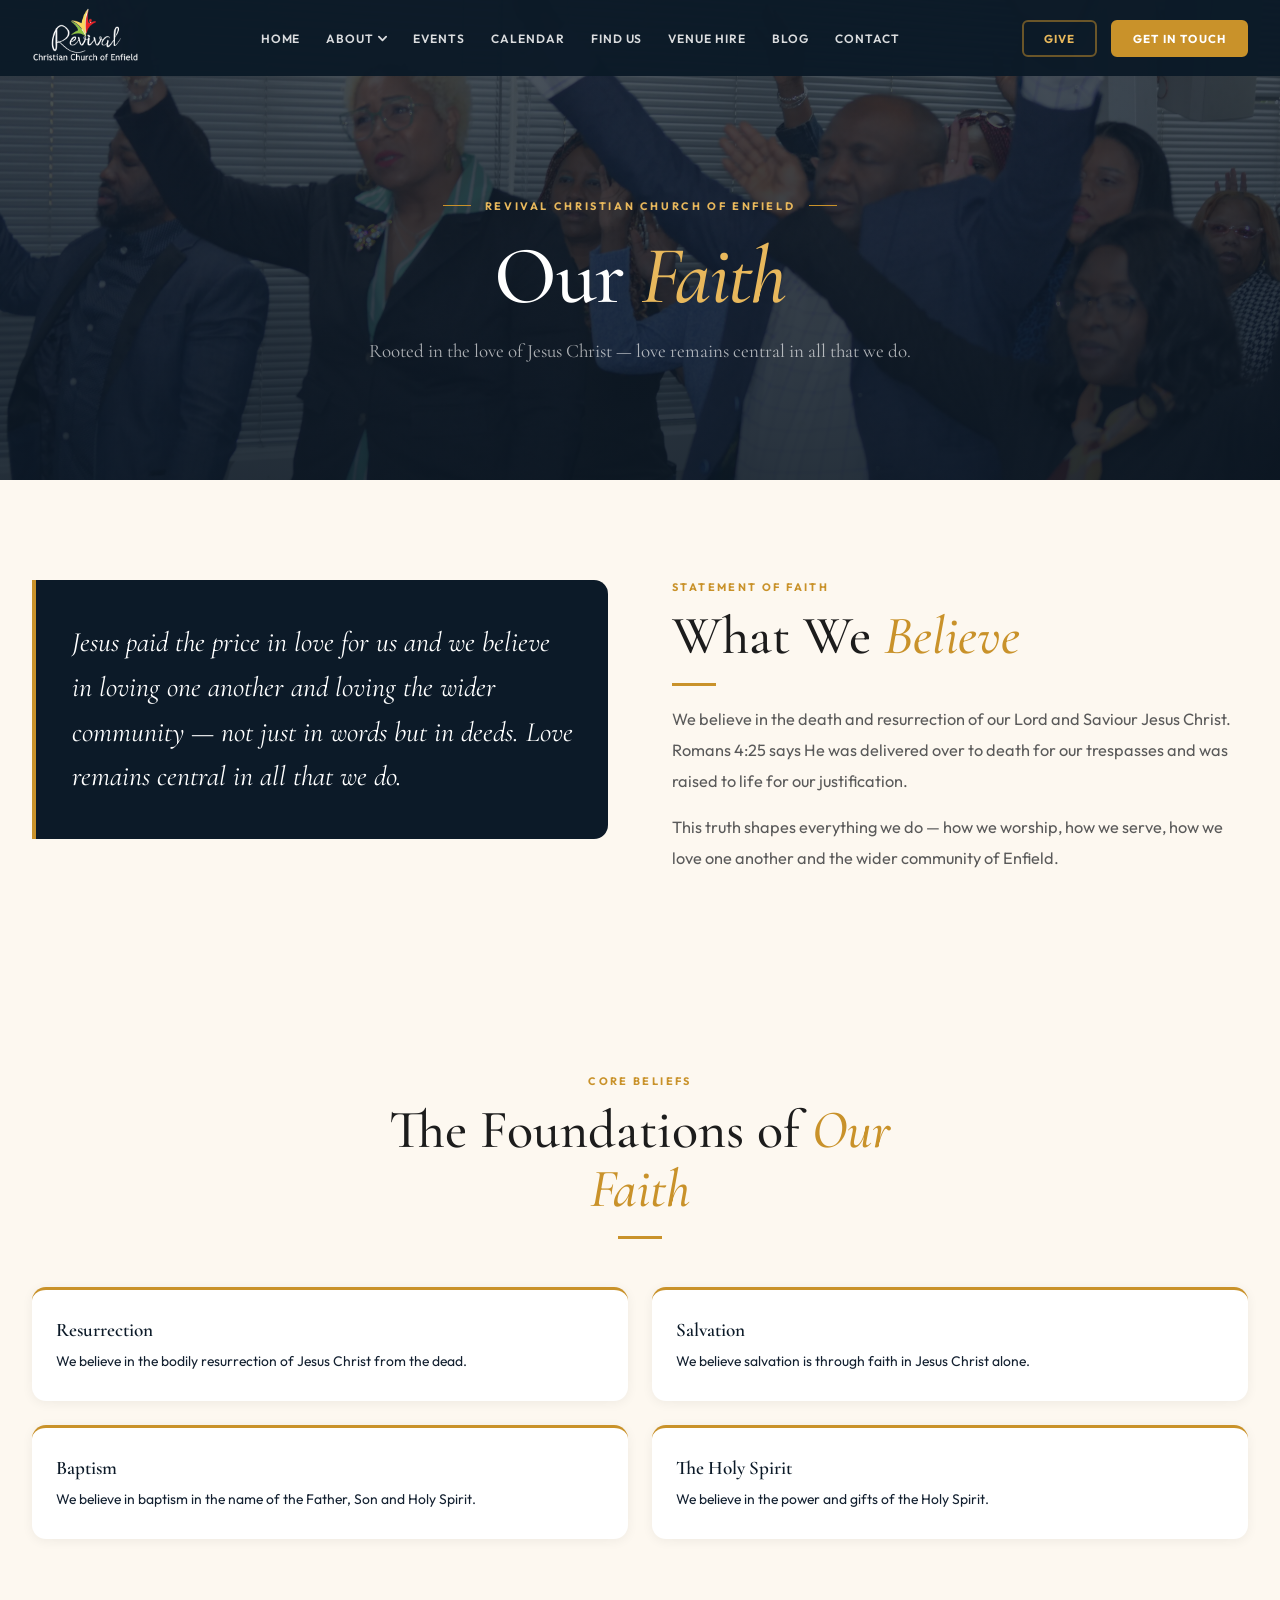
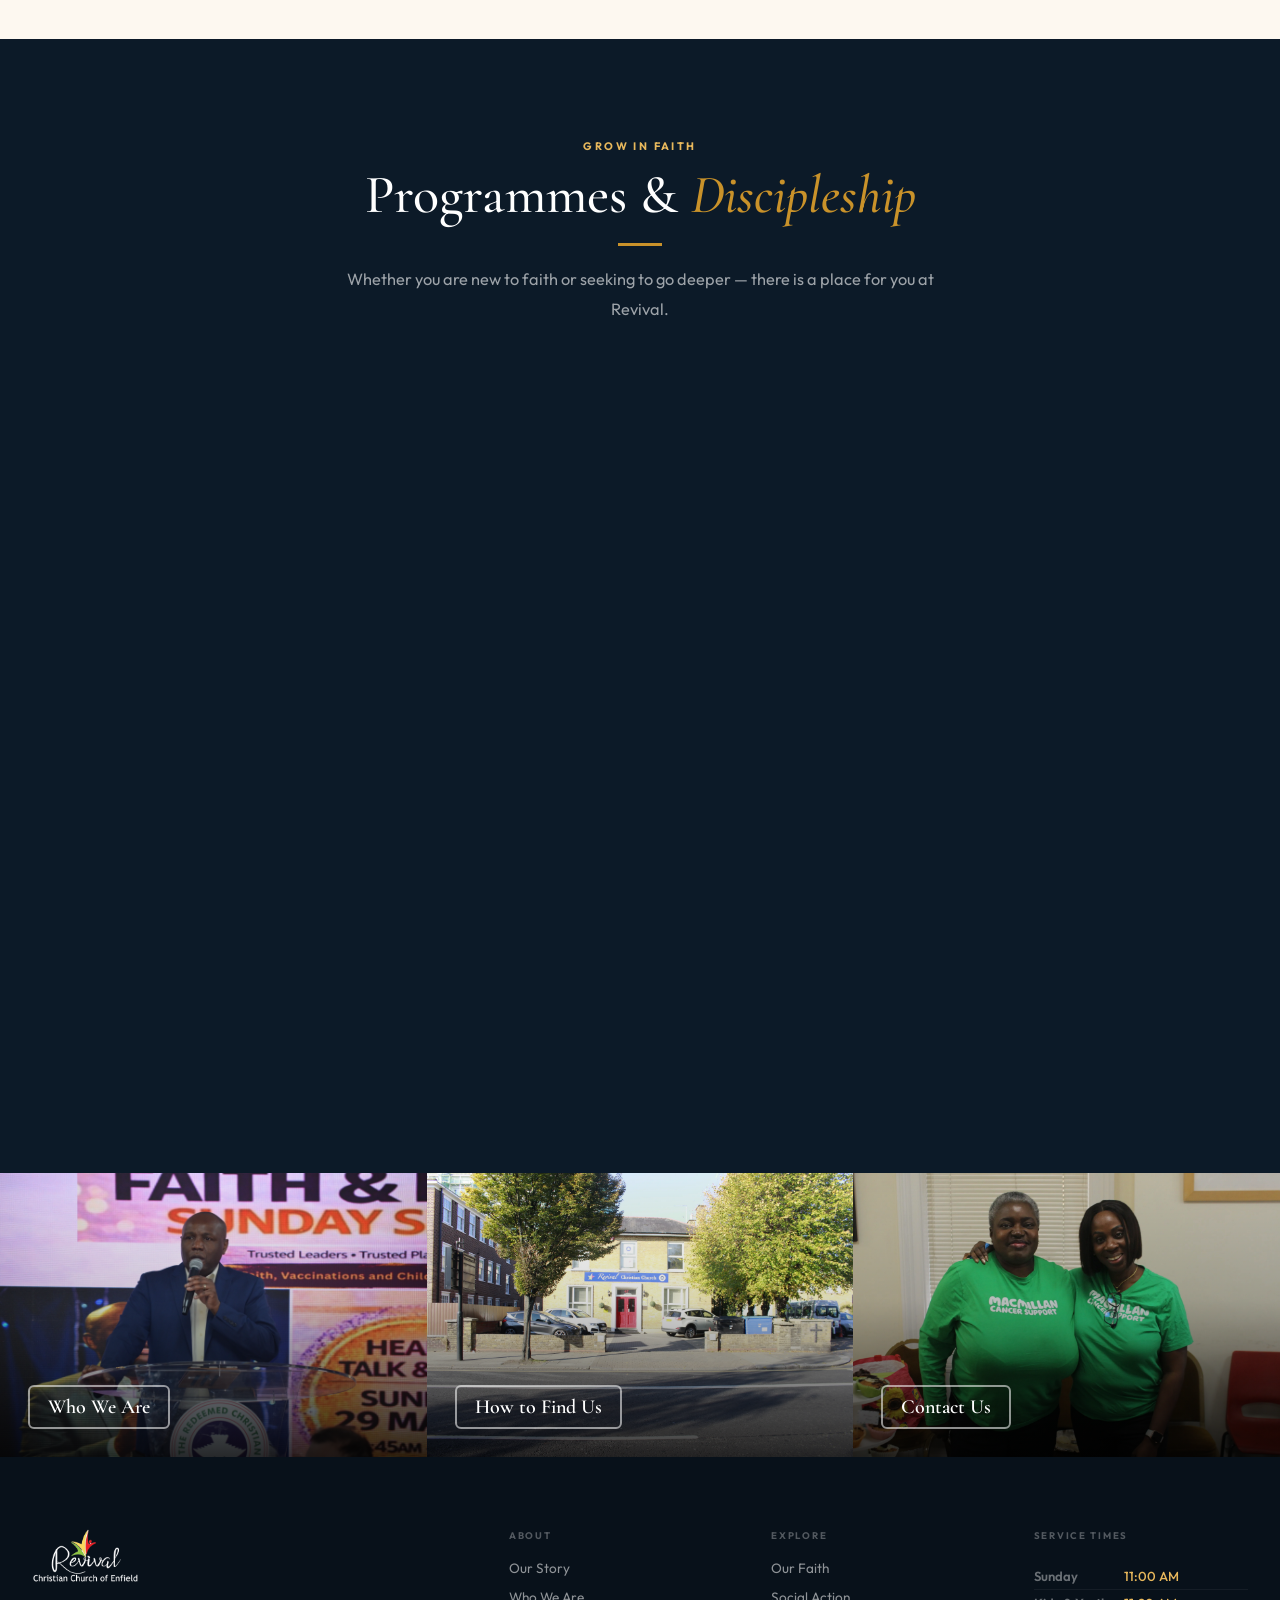
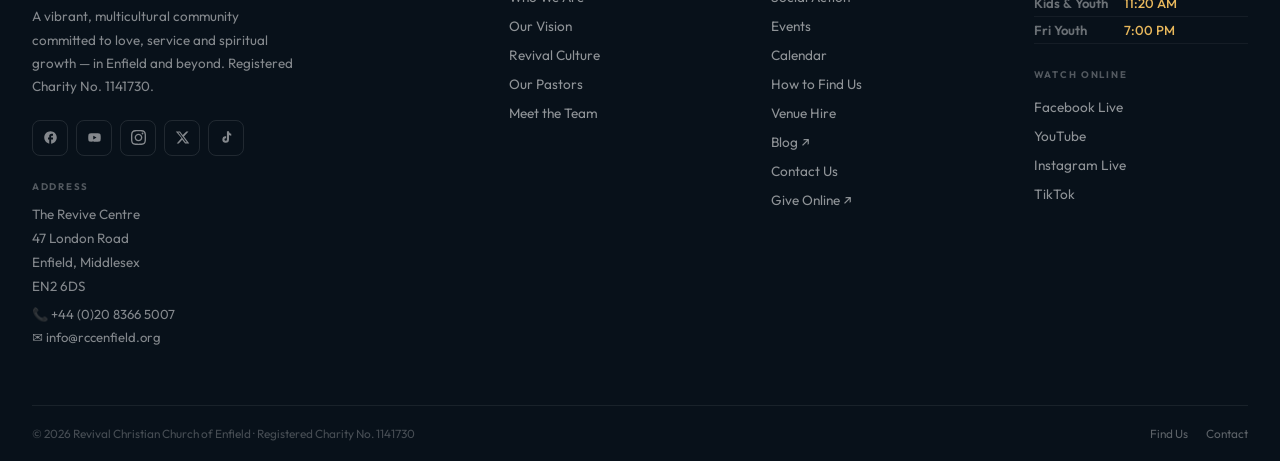
<file: our_faith/index.html>
<!DOCTYPE html>
<html lang="en">
<head>
  <script src="/assets/js/google-analytics.js"></script>
  <meta charset="UTF-8">
  <meta name="viewport" content="width=device-width, initial-scale=1.0">
  <title>Our Faith | Revival Christian Church of Enfield</title>
  <meta name="description" content="We believe in the death and resurrection of Jesus Christ. Discover Revival Church Enfield's statement of faith, discipleship programmes, and baptism.">
  <meta property="og:title" content="Our Faith | Revival Christian Church of Enfield">
  <meta property="og:description" content="Jesus paid the price in love for us — love remains central in all that we do at Revival Christian Church of Enfield.">
  <meta property="og:type" content="website">
  <meta property="og:url" content="https://rccenfield.org/our_faith/">
  <meta name="robots" content="index, follow">
  <link rel="canonical" href="https://rccenfield.org/our_faith/">
  <script type="application/ld+json">{"@context":"https://schema.org","@type":"Church","name":"Revival Christian Church of Enfield","url":"https://rccenfield.org","telephone":"+442083665007","email":"info@rccenfield.org","address":{"@type":"PostalAddress","streetAddress":"47 London Road","addressLocality":"Enfield","addressRegion":"Middlesex","postalCode":"EN2 6DS","addressCountry":"GB"}}</script>
  <link rel="preconnect" href="https://fonts.googleapis.com">
  <link rel="preconnect" href="https://fonts.gstatic.com" crossorigin>
  <link href="https://fonts.googleapis.com/css2?family=Cormorant+Garamond:ital,wght@0,400;0,500;0,600;0,700;1,400;1,600&family=Outfit:wght@300;400;500;600;700&display=swap" rel="stylesheet">
  <link rel="stylesheet" href="../css/global.css">
  <style>
    .faith-grid  { display: grid; grid-template-columns: 1fr 1fr; gap: 64px; align-items: start; }
    .pull-quote  { font-family: 'Cormorant Garamond',serif; font-size: clamp(1.3rem,2.2vw,1.75rem); font-style: italic; color: #fff; line-height: 1.6; background: var(--navy); padding: 40px 32px 40px 36px; border-left: 4px solid var(--gold); border-radius: 0 var(--rl) var(--rl) 0; }
    .beliefs-grid { display: grid; grid-template-columns: 1fr 1fr; gap: 24px; }
    .belief-card { background: #fff; border-radius: var(--rl); padding: 28px 24px; box-shadow: 0 2px 12px rgba(0,0,0,.06); border-top: 3px solid var(--gold); }
    .belief-card h3 { font-family: 'Cormorant Garamond',serif; font-size: 1.2rem; font-weight: 600; color: var(--navy); margin-bottom: 8px; }
    .belief-card p { font-family: 'Outfit',sans-serif; font-size: .87rem; color: var(--navy2); line-height: 1.65; }
    .prog-list   { display: flex; flex-direction: column; gap: 20px; }
    .prog-item   { display: grid; grid-template-columns: 4px 1fr; gap: 0; border-radius: var(--rl); overflow: hidden; background: #fff; box-shadow: 0 2px 12px rgba(0,0,0,.06); }
    .prog-bar    { background: var(--gold); }
    .prog-body   { padding: 24px 28px; }
    .prog-body h3 { font-family: 'Cormorant Garamond',serif; font-size: 1.15rem; font-weight: 600; color: var(--navy); margin-bottom: 6px; }
    .prog-body p  { font-family: 'Outfit',sans-serif; font-size: .87rem; color: var(--navy2); line-height: 1.65; }
    .prog-body .btn { margin-top: 14px; display: inline-flex; }
    @media (max-width: 900px) {
      .faith-grid { grid-template-columns: 1fr; }
      .beliefs-grid { grid-template-columns: 1fr; }
    }
  </style>
</head>
<body>

<!-- ════════════ NAV ════════════ -->
<nav class="nav dark" id="nav" role="navigation" aria-label="Main navigation">
  <div class="nav-in">
    <a href="../" class="nav-logo" aria-label="Revival Christian Church of Enfield – Home">
      <img src="../assets/img/logo.png" alt="Revival Christian Church of Enfield" class="logo-img">
    </a>
    <ul class="nav-links" role="list">
      <li class="ni"><a href="../" class="nl">Home</a></li>
      <li class="ni">
        <button class="nl" aria-haspopup="true" aria-expanded="false">About <svg class="chev" viewBox="0 0 10 6"><path d="M1 1l4 4 4-4" stroke-linecap="round" stroke-linejoin="round"/></svg></button>
        <div class="drop" role="menu">
          <a href="../background/" role="menuitem">Our Story</a>
          <a href="../who_we_are/" role="menuitem">Who We Are</a>
          <a href="../our_vision/" role="menuitem">Our Vision</a>
          <a href="../culture/" role="menuitem">Revival Culture</a>
          <a href="../our_faith/" role="menuitem" aria-current="page">Our Faith</a>
          <a href="../social_action/" role="menuitem">Social Action</a>
          <div class="dd"></div>
          <a href="../our_pastors/" role="menuitem">Our Pastors</a>
          <a href="../our_workforce/" role="menuitem">Meet the Team</a>
        </div>
      </li>
      <li class="ni"><a href="../events/" class="nl">Events</a></li>
      <li class="ni"><a href="../calendar/" class="nl">Calendar</a></li>
      <li class="ni"><a href="../how_to_find_us/" class="nl">Find Us</a></li>
      <li class="ni"><a href="../venue_hire/" class="nl">Venue Hire</a></li>
      <li class="ni"><a href="https://blog.rccenfield.org/" class="nl" target="_blank" rel="noopener">Blog</a></li>
      <li class="ni"><a href="../contact/" class="nl">Contact</a></li>
    </ul>
    <div style="display:flex;align-items:center;gap:14px;flex-shrink:0;">
      <a href="https://rcce.churchsuite.com/donate/" target="_blank" rel="noopener" class="btn-nav-give">Give</a>
      <a href="../contact/" class="btn-nav">Get in Touch</a>
      <button class="burger" id="burger" aria-label="Open menu" aria-expanded="false"><span></span><span></span><span></span></button>
    </div>
  </div>
</nav>

<!-- Mobile Menu -->
<div class="mob" id="mob" role="dialog" aria-modal="true" aria-label="Navigation">
  <span class="mob-sec">Menu</span>
  <a href="../">Home</a>
  <span class="mob-sec">About</span>
  <a href="../background/">Our Story</a>
  <a href="../who_we_are/">Who We Are</a>
  <a href="../our_vision/">Our Vision</a>
  <a href="../culture/">Revival Culture</a>
  <a href="../our_faith/">Our Faith</a>
  <a href="../social_action/">Social Action</a>
  <a href="../our_pastors/">Our Pastors</a>
  <a href="../our_workforce/">Meet the Team</a>
  <span class="mob-sec">Explore</span>
  <a href="../events/">Events</a>
  <a href="../calendar/">Calendar</a>
  <a href="../how_to_find_us/">How to Find Us</a>
  <a href="../venue_hire/">Venue Hire</a>
  <a href="https://blog.rccenfield.org/" target="_blank" rel="noopener">Blog ↗</a>
  <a href="../contact/">Contact</a>
  <a href="https://rcce.churchsuite.com/donate/" target="_blank" rel="noopener">Give Online ↗</a>
  <a href="../contact/" class="mob-cta">Get in Touch →</a>
</div>

<!-- ════════════ PAGE HERO ════════════ -->
<section class="page-hero" aria-labelledby="ph-h1">
  <div class="page-hero-bg" aria-hidden="true">
    <!--
      📷 HERO PHOTO — A joyful congregation worship photo.
      <img src="../images/our-faith-hero.jpg" alt="Revival Church Enfield in worship" class="page-hero-img">
    -->
    <img src="/assets/img/congregation.webp" alt="Revival Church Enfield in worship" class="page-hero-img">
    <div class="page-hero-ph">
      <span class="page-hero-ph-label">
        <svg viewBox="0 0 24 24"><path d="M20 5h-3.17L15 3H9L7.17 5H4c-1.1 0-2 .9-2 2v12c0 1.1.9 2 2 2h16c1.1 0 2-.9 2-2V7c0-1.1-.9-2-2-2zm-8 13c-2.76 0-5-2.24-5-5s2.24-5 5-5 5 2.24 5 5-2.24 5-5 5zm0-8c-1.65 0-3 1.35-3 3s1.35 3 3 3 3-1.35 3-3-1.35-3-3-3z"/></svg>
        Add Hero Photo — congregation in worship
      </span>
    </div>
    <div class="page-hero-overlay"></div>
  </div>
  <div class="page-hero-c">
    <p class="page-hero-ey">Revival Christian Church of Enfield</p>
    <h1 class="page-hero-h1" id="ph-h1">Our <em>Faith</em></h1>
    <p class="page-hero-sub">Rooted in the love of Jesus Christ — love remains central in all that we do.</p>
  </div>
</section>

<!-- ════════════ STATEMENT OF FAITH ════════════ -->
<section class="sec" style="background:var(--cream);" aria-labelledby="faith-h">
  <div class="sec-in">
    <div class="faith-grid">
      <div class="reveal">
        <blockquote class="pull-quote">Jesus paid the price in love for us and we believe in loving one another and loving the wider community — not just in words but in deeds. Love remains central in all that we do.</blockquote>
      </div>
      <div class="reveal">
        <p class="ey">Statement of Faith</p>
        <h2 class="st" id="faith-h">What We <em>Believe</em></h2>
        <div class="gbar"></div>
        <p class="sb">We believe in the death and resurrection of our Lord and Saviour Jesus Christ. Romans 4:25 says He was delivered over to death for our trespasses and was raised to life for our justification.</p>
        <p class="sb" style="margin-top:16px;">This truth shapes everything we do — how we worship, how we serve, how we love one another and the wider community of Enfield.</p>
      </div>
    </div>
  </div>
</section>

<!-- ════════════ CORE BELIEFS ════════════ -->
<section class="sec" aria-labelledby="beliefs-h">
  <div class="sec-in">
    <div style="text-align:center;max-width:600px;margin:0 auto 48px;" class="reveal">
      <p class="ey">Core Beliefs</p>
      <h2 class="st" id="beliefs-h">The Foundations of <em>Our Faith</em></h2>
      <div class="gbar" style="margin:18px auto;"></div>
    </div>
    <div class="beliefs-grid reveal">
      <div class="belief-card">
        <h3>Resurrection</h3>
        <p>We believe in the bodily resurrection of Jesus Christ from the dead.</p>
      </div>
      <div class="belief-card">
        <h3>Salvation</h3>
        <p>We believe salvation is through faith in Jesus Christ alone.</p>
      </div>
      <div class="belief-card">
        <h3>Baptism</h3>
        <p>We believe in baptism in the name of the Father, Son and Holy Spirit.</p>
      </div>
      <div class="belief-card">
        <h3>The Holy Spirit</h3>
        <p>We believe in the power and gifts of the Holy Spirit.</p>
      </div>
    </div>
  </div>
</section>

<!-- ════════════ PROGRAMMES ════════════ -->
<section class="sec" style="background:var(--navy);" aria-labelledby="prog-h">
  <div class="sec-in">
    <div style="text-align:center;max-width:600px;margin:0 auto 48px;" class="reveal">
      <p class="ey" style="color:var(--glt);">Grow in Faith</p>
      <h2 class="st st-wht" id="prog-h">Programmes &amp; <em>Discipleship</em></h2>
      <div class="gbar" style="margin:18px auto;"></div>
      <p class="sb sb-lt">Whether you are new to faith or seeking to go deeper — there is a place for you at Revival.</p>
    </div>
    <div class="prog-list reveal">

      <div class="prog-item">
        <div class="prog-bar"></div>
        <div class="prog-body">
          <h3>Transformation Centre Bible Study Groups</h3>
          <p>We have weekly Bible study set-ups in homes. Sign up and we will send you material every week for you and your family.</p>
          <a href="../contact/" class="btn bg">Register</a>
        </div>
      </div>

      <div class="prog-item">
        <div class="prog-bar"></div>
        <div class="prog-body">
          <h3>Discipleship</h3>
          <p>Our discipleship programme is designed to help you grow in your relationship with God and walk in your calling.</p>
          <a href="../contact/" class="btn bg">Register</a>
        </div>
      </div>

      <div class="prog-item">
        <div class="prog-bar"></div>
        <div class="prog-body">
          <h3>I Want to Know More About Jesus</h3>
          <p>Are you exploring faith for the first time? We would love to walk with you. Get in touch and we will connect you with someone today.</p>
          <a href="../contact/" class="btn bg">Register</a>
        </div>
      </div>

      <div class="prog-item">
        <div class="prog-bar"></div>
        <div class="prog-body">
          <h3>Baptism — Always a Great Refreshing Experience</h3>
          <p>We believe in baptism in the name of the Father, Son and Holy Spirit. We take you through baptism teachings before baptism to ensure you are fully prepared for this special step of faith.</p>
          <a href="../contact/" class="btn bg">Register</a>
        </div>
      </div>

    </div>
  </div>
</section>

<!-- ════════════ CROSS LINKS ════════════ -->
<div class="xlinks" aria-label="Explore more">
  <div class="xlinks-grid">
    <a href="../who_we_are/" class="xl">
      <div class="xl-ph-wrap">
        <div class="ph" style="height:100%;border-radius:0;border:none;">
          <img src="/assets/img/pastors/pastor_nick2.webp" alt="Revival Church Enfield community gathering">
        </div>
      </div>
      <div class="xl-over"><span class="xl-title">Who We Are</span></div>
    </a>
    <a href="../how_to_find_us/" class="xl">
      <div class="xl-ph-wrap">
        <div class="ph" style="height:100%;border-radius:0;border:none;">
          <img src="/assets/img/church-building.webp" alt="Revival Church Enfield community gathering">
        </div>
      </div>
      <div class="xl-over"><span class="xl-title">How to Find Us</span></div>
    </a>
    <a href="../contact/" class="xl">
      <div class="xl-ph-wrap">
        <div class="ph" style="height:100%;border-radius:0;border:none;">
          <img src="/assets/img/contact.webp" alt="Revival Church Enfield contact information">
        </div>
      </div>
      <div class="xl-over"><span class="xl-title">Contact Us</span></div>
    </a>
  </div>
</div>

<!-- ════════════ FOOTER ════════════ -->
<footer role="contentinfo">
  <div class="fg">
    <div>
      <img src="../assets/img/logo.png" alt="Revival Christian Church of Enfield" class="f-logo-img">
      <p class="f-tag">A vibrant, multicultural community committed to love, service and spiritual growth — in Enfield and beyond. Registered Charity No. 1141730.</p>
      <div class="fsocs" aria-label="Social media">
        <a href="https://facebook.com/rccenfield" target="_blank" rel="noopener" class="fsoc" aria-label="Facebook"><svg viewBox="0 0 24 24"><path d="M22 12c0-5.52-4.48-10-10-10S2 6.48 2 12c0 4.84 3.44 8.87 8 9.8V15H8v-3h2V9.5C10 7.57 11.57 6 13.5 6H16v3h-2c-.55 0-1 .45-1 1v2h3v3h-3v6.95c5.05-.5 9-4.76 9-9.95z"/></svg></a>
        <a href="https://youtube.com/@rccenfield" target="_blank" rel="noopener" class="fsoc" aria-label="YouTube"><svg viewBox="0 0 24 24"><path d="M21.58 7.19c-.23-.86-.91-1.54-1.77-1.77C18.25 5 12 5 12 5s-6.25 0-7.81.42c-.86.23-1.54.91-1.77 1.77C2 8.75 2 12 2 12s0 3.25.42 4.81c.23.86.91 1.54 1.77 1.77C5.75 19 12 19 12 19s6.25 0 7.81-.42c.86-.23 1.54-.91 1.77-1.77C22 15.25 22 12 22 12s0-3.25-.42-4.81zM10 15V9l5.2 3L10 15z"/></svg></a>
        <a href="https://instagram.com/rccenfield" target="_blank" rel="noopener" class="fsoc" aria-label="Instagram"><svg viewBox="0 0 24 24"><path d="M12 2.163c3.204 0 3.584.012 4.85.07 3.252.148 4.771 1.691 4.919 4.919.058 1.265.069 1.645.069 4.849 0 3.205-.012 3.584-.069 4.849-.149 3.225-1.664 4.771-4.919 4.919-1.266.058-1.644.07-4.85.07-3.204 0-3.584-.012-4.849-.07-3.26-.149-4.771-1.699-4.919-4.92-.058-1.265-.07-1.644-.07-4.849 0-3.204.013-3.583.07-4.849.149-3.227 1.664-4.771 4.919-4.919 1.266-.057 1.645-.069 4.849-.069zm0-2.163c-3.259 0-3.667.014-4.947.072-4.358.2-6.78 2.618-6.98 6.98-.059 1.281-.073 1.689-.073 4.948 0 3.259.014 3.668.072 4.948.2 4.358 2.618 6.78 6.98 6.98 1.281.058 1.689.072 4.948.072 3.259 0 3.668-.014 4.948-.072 4.354-.2 6.782-2.618 6.979-6.98.059-1.28.073-1.689.073-4.948 0-3.259-.014-3.667-.072-4.947-.196-4.354-2.617-6.78-6.979-6.98-1.281-.059-1.69-.073-4.949-.073zm0 5.838c-3.403 0-6.162 2.759-6.162 6.162s2.759 6.163 6.162 6.163 6.162-2.759 6.162-6.163c0-3.403-2.759-6.162-6.162-6.162zm0 10.162c-2.209 0-4-1.79-4-4 0-2.209 1.791-4 4-4s4 1.791 4 4c0 2.21-1.791 4-4 4zm6.406-11.845c-.796 0-1.441.645-1.441 1.44s.645 1.44 1.441 1.44c.795 0 1.439-.645 1.439-1.44s-.644-1.44-1.439-1.44z"/></svg></a>
        <a href="https://twitter.com/rccenfield" target="_blank" rel="noopener" class="fsoc" aria-label="X / Twitter"><svg viewBox="0 0 24 24"><path d="M18.244 2.25h3.308l-7.227 8.26 8.502 11.24H16.17l-4.714-6.231-5.401 6.231H2.746l7.73-8.835L1.254 2.25H8.08l4.253 5.622zm-1.161 17.52h1.833L7.084 4.126H5.117z"/></svg></a>
        <a href="https://www.tiktok.com/@rccenfield" target="_blank" rel="noopener" class="fsoc" aria-label="TikTok"><svg viewBox="0 0 24 24"><path d="M12.7 2h3.2c.3 2.1 1.5 3.7 3.7 4v3.2c-1.3 0-2.5-.4-3.6-1.1v7.2a5.3 5.3 0 1 1-4.6-5.3v3.4a2 2 0 1 0 1.3 1.9V2z"/></svg></a>
      </div>
      <div class="faddr">
        <h5>Address</h5>
        <p>The Revive Centre<br>47 London Road<br>Enfield, Middlesex<br>EN2 6DS</p>
        <a href="tel:+442083665007">📞 +44 (0)20 8366 5007</a>
        <a href="mailto:info@rccenfield.org">✉ info@rccenfield.org</a>
      </div>
    </div>
    <div class="fc">
      <h5>About</h5>
      <ul>
        <li><a href="../background/">Our Story</a></li>
        <li><a href="../who_we_are/">Who We Are</a></li>
        <li><a href="../our_vision/">Our Vision</a></li>
        <li><a href="../culture/">Revival Culture</a></li>
        <li><a href="../our_pastors/">Our Pastors</a></li>
        <li><a href="../our_workforce/">Meet the Team</a></li>
      </ul>
    </div>
    <div class="fc">
      <h5>Explore</h5>
      <ul>
        <li><a href="../our_faith/">Our Faith</a></li>
        <li><a href="../social_action/">Social Action</a></li>
        <li><a href="../events/">Events</a></li>
        <li><a href="../calendar/">Calendar</a></li>
        <li><a href="../how_to_find_us/">How to Find Us</a></li>
        <li><a href="../venue_hire/">Venue Hire</a></li>
        <li><a href="https://blog.rccenfield.org/" target="_blank" rel="noopener">Blog ↗</a></li>
        <li><a href="../contact/">Contact Us</a></li>
        <li><a href="https://rcce.churchsuite.com/donate/" target="_blank" rel="noopener">Give Online ↗</a></li>
      </ul>
    </div>
    <div class="fc">
      <h5>Service Times</h5>
      <div class="ftimes">
        <div class="ftr"><span class="fday">Sunday</span><span class="fval">11:00 AM</span></div>
        <div class="ftr"><span class="fday">Kids &amp; Youth</span><span class="fval">11:20 AM</span></div>
        <div class="ftr"><span class="fday">Fri Youth</span><span class="fval">7:00 PM</span></div>
      </div>
      <div style="margin-top:24px;">
        <h5>Watch Online</h5>
        <ul>
          <li><a href="https://facebook.com/rccenfield" target="_blank" rel="noopener">Facebook Live</a></li>
          <li><a href="https://youtube.com/@rccenfield" target="_blank" rel="noopener">YouTube</a></li>
          <li><a href="https://instagram.com/rccenfield" target="_blank" rel="noopener">Instagram Live</a></li>
          <li><a href="https://www.tiktok.com/@rccenfield" target="_blank" rel="noopener">TikTok</a></li>
        </ul>
      </div>
    </div>
  </div>
  <div class="fbot">
    <p>© <span id="cyr">2025</span> Revival Christian Church of Enfield · Registered Charity No. 1141730</p>
    <div class="fbot-links">
      <a href="../how_to_find_us/">Find Us</a>
      <a href="../contact/">Contact</a>
    </div>
  </div>
</footer>

<a href="#" class="btt" id="btt" aria-label="Back to top">
  <svg viewBox="0 0 24 24"><path d="M18 15l-6-6-6 6" stroke-linecap="round" stroke-linejoin="round"/></svg>
</a>

<script>
  const nav = document.getElementById('nav');
  const btt = document.getElementById('btt');
  const onScroll = () => {
    nav.classList.toggle('scrolled', window.scrollY > 40);
    btt.classList.toggle('show', window.scrollY > 500);
  };
  window.addEventListener('scroll', onScroll, {passive:true}); onScroll();
  const burger = document.getElementById('burger');
  const mob    = document.getElementById('mob');
  burger.addEventListener('click', () => {
    const open = mob.classList.toggle('open');
    burger.classList.toggle('open', open);
    burger.setAttribute('aria-expanded', open);
    document.body.style.overflow = open ? 'hidden' : '';
  });
  mob.querySelectorAll('a').forEach(a => a.addEventListener('click', () => {
    mob.classList.remove('open'); burger.classList.remove('open');
    burger.setAttribute('aria-expanded','false'); document.body.style.overflow='';
  }));
  btt.addEventListener('click', e => { e.preventDefault(); window.scrollTo({top:0,behavior:'smooth'}); });
  const obs = new IntersectionObserver(entries => {
    entries.forEach((e, i) => {
      if (e.isIntersecting) { setTimeout(() => e.target.classList.add('revealed'), i * 70); obs.unobserve(e.target); }
    });
  }, {threshold: 0.1});
  document.querySelectorAll('.reveal').forEach(el => obs.observe(el));
  var cyr=document.getElementById('cyr');if(cyr)cyr.textContent=new Date().getFullYear();
</script>
</body>
</html>
</file>
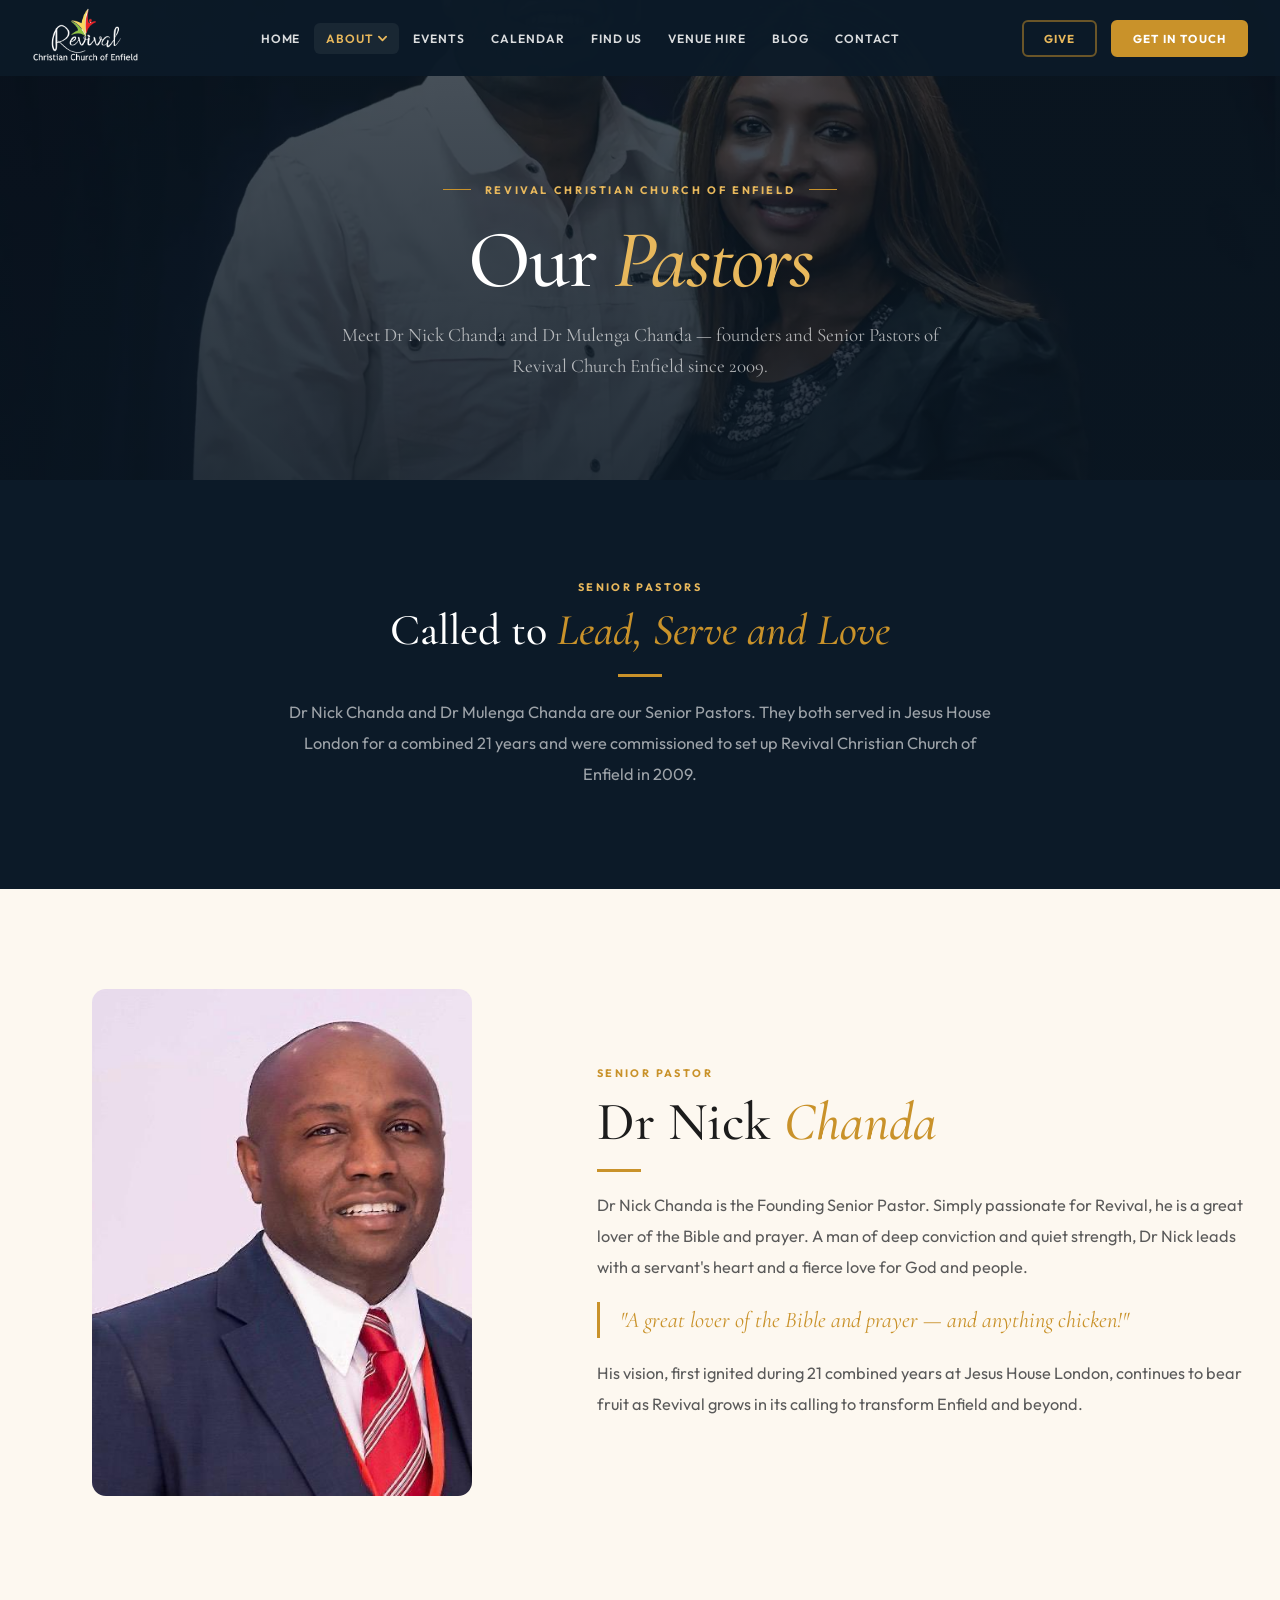
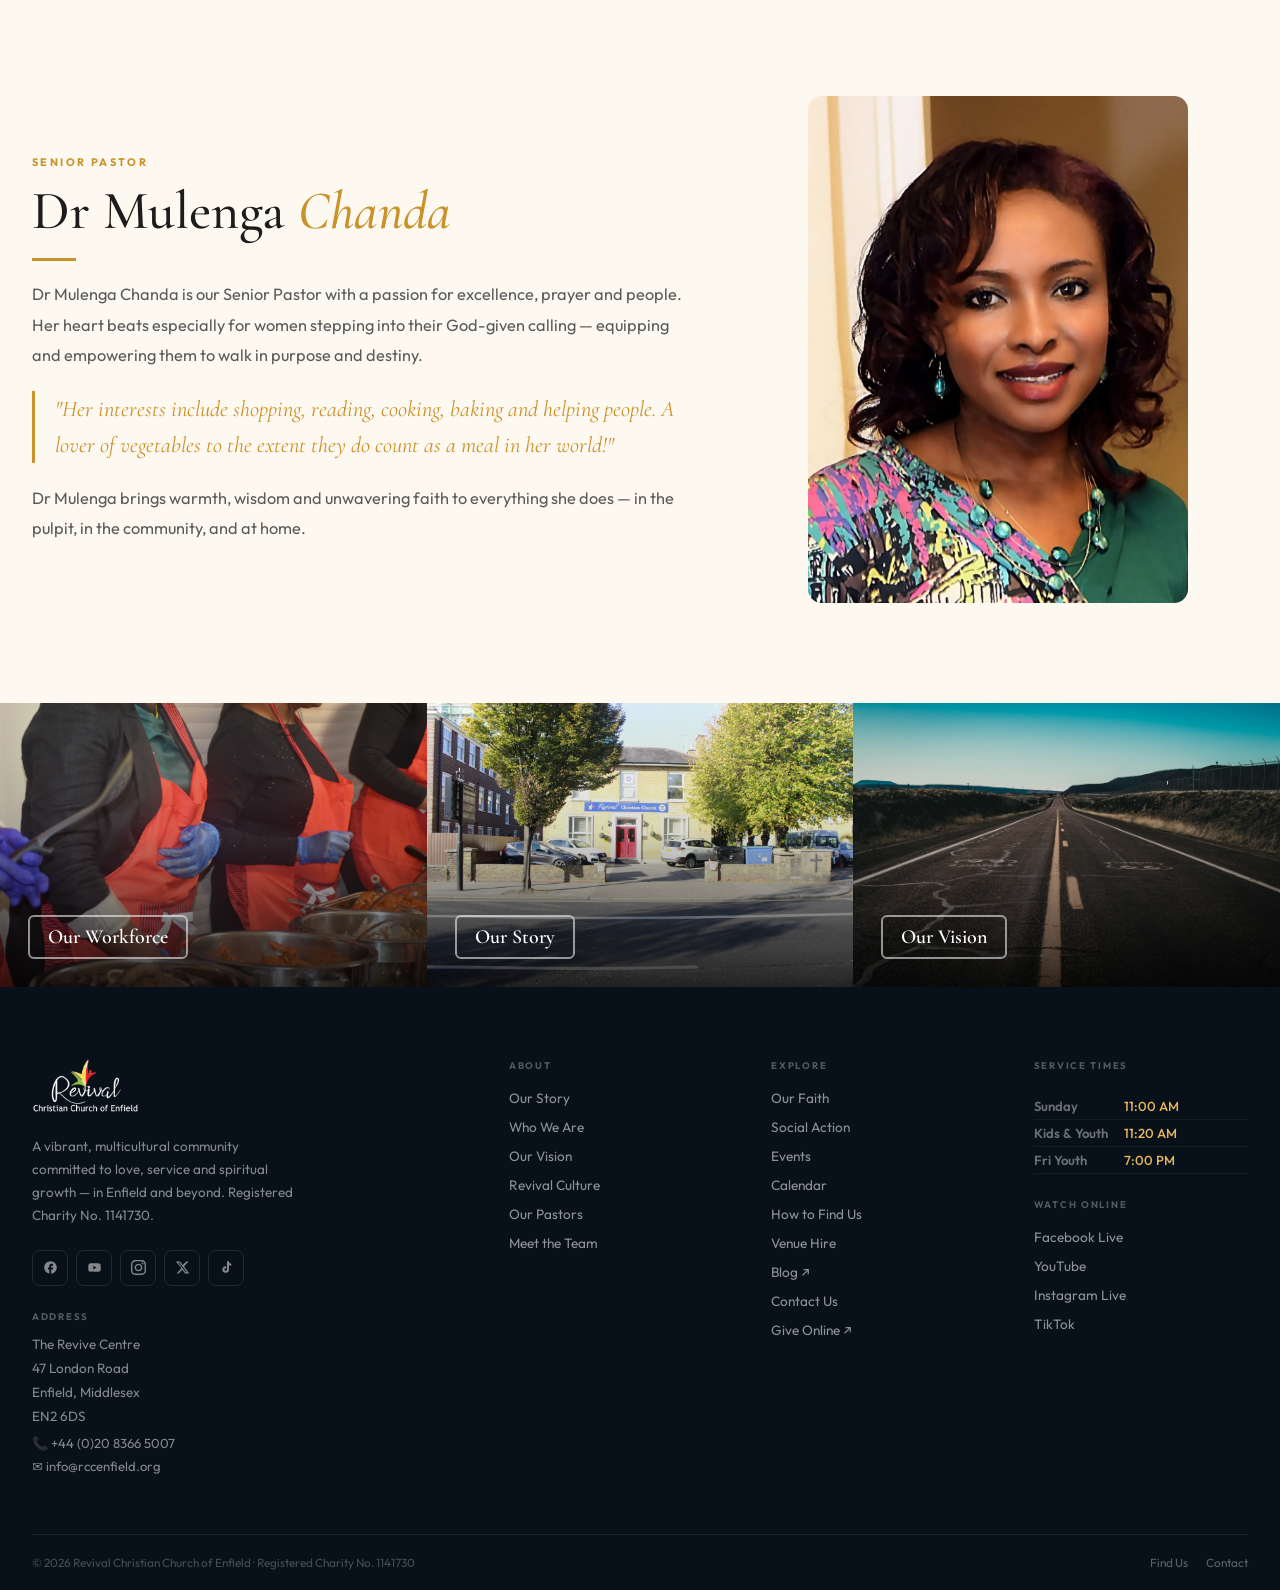
<file: our_pastors/index.html>
<!DOCTYPE html>
<html lang="en">
<head>
  <script src="/assets/js/google-analytics.js"></script>
  <meta charset="UTF-8">
  <meta name="viewport" content="width=device-width, initial-scale=1.0">
  <title>Our Pastors | Revival Christian Church of Enfield</title>
  <meta name="description" content="Meet Dr Nick Chanda and Dr Mulenga Chanda, Senior Pastors of Revival Christian Church of Enfield since 2009.">
  <meta property="og:title" content="Our Pastors | Revival Christian Church of Enfield">
  <meta property="og:description" content="Dr Nick and Dr Mulenga Chanda — founders and senior pastors of Revival Christian Church of Enfield, formerly of Jesus House London.">
  <meta property="og:type" content="website">
  <meta property="og:url" content="https://rccenfield.org/our_pastors/">
  <meta name="robots" content="index, follow">
  <link rel="canonical" href="https://rccenfield.org/our_pastors/">
  <script type="application/ld+json">{"@context":"https://schema.org","@type":"Church","name":"Revival Christian Church of Enfield","url":"https://rccenfield.org","telephone":"+442083665007","email":"info@rccenfield.org","address":{"@type":"PostalAddress","streetAddress":"47 London Road","addressLocality":"Enfield","addressRegion":"Middlesex","postalCode":"EN2 6DS","addressCountry":"GB"},"employee":[{"@type":"Person","name":"Dr Nick Chanda","jobTitle":"Senior Pastor"},{"@type":"Person","name":"Dr Mulenga Chanda","jobTitle":"Senior Pastor"}]}</script>
  <link rel="preconnect" href="https://fonts.googleapis.com">
  <link rel="preconnect" href="https://fonts.gstatic.com" crossorigin>
  <link href="https://fonts.googleapis.com/css2?family=Cormorant+Garamond:ital,wght@0,400;0,500;0,600;0,700;1,400;1,600&family=Outfit:wght@300;400;500;600;700&display=swap" rel="stylesheet">
  <link rel="stylesheet" href="../css/global.css">
  <style>
    .pastor-grid { display: grid; grid-template-columns: 1fr 1.3fr; gap: 64px; align-items: center; }
    .pastor-grid.rev { grid-template-columns: 1.3fr 1fr; }
    .pastor-ph   { aspect-ratio: 3/4; max-width: 380px; }
    .pastor-ph.mx { margin: 0 auto; }
    .pastor-quote { font-family: 'Cormorant Garamond',serif; font-size: clamp(1.1rem,1.8vw,1.4rem); font-style: italic; color: var(--gold); border-left: 3px solid var(--gold); padding-left: 20px; margin: 20px 0; line-height: 1.6; }
    @media (max-width: 900px) {
      .pastor-grid, .pastor-grid.rev { grid-template-columns: 1fr; }
      .pastor-ph { max-width: 100%; }
      .pastor-grid.rev .pastor-order-1 { order: -1; }
    }
  </style>
</head>
<body>

<!-- ════════════ NAV ════════════ -->
<nav class="nav dark" id="nav" role="navigation" aria-label="Main navigation">
  <div class="nav-in">
    <a href="../" class="nav-logo" aria-label="Revival Christian Church of Enfield – Home">
      <img src="../assets/img/logo.png" alt="Revival Christian Church of Enfield" class="logo-img">
    </a>
    <ul class="nav-links" role="list">
      <li class="ni"><a href="../" class="nl">Home</a></li>
      <li class="ni">
        <button class="nl active" aria-haspopup="true" aria-expanded="false">About <svg class="chev" viewBox="0 0 10 6"><path d="M1 1l4 4 4-4" stroke-linecap="round" stroke-linejoin="round"/></svg></button>
        <div class="drop" role="menu">
          <a href="../background/" role="menuitem">Our Story</a>
          <a href="../who_we_are/" role="menuitem">Who We Are</a>
          <a href="../our_vision/" role="menuitem">Our Vision</a>
          <a href="../culture/" role="menuitem">Revival Culture</a>
          <a href="../our_faith/" role="menuitem">Our Faith</a>
          <a href="../social_action/" role="menuitem">Social Action</a>
          <div class="dd"></div>
          <a href="../our_pastors/" role="menuitem" aria-current="page">Our Pastors</a>
          <a href="../our_workforce/" role="menuitem">Meet the Team</a>
        </div>
      </li>
      <li class="ni"><a href="../events/" class="nl">Events</a></li>
      <li class="ni"><a href="../calendar/" class="nl">Calendar</a></li>
      <li class="ni"><a href="../how_to_find_us/" class="nl">Find Us</a></li>
      <li class="ni"><a href="../venue_hire/" class="nl">Venue Hire</a></li>
      <li class="ni"><a href="https://blog.rccenfield.org/" class="nl" target="_blank" rel="noopener">Blog</a></li>
      <li class="ni"><a href="../contact/" class="nl">Contact</a></li>
    </ul>
    <div style="display:flex;align-items:center;gap:14px;flex-shrink:0;">
      <a href="https://rcce.churchsuite.com/donate/" target="_blank" rel="noopener" class="btn-nav-give">Give</a>
      <a href="../contact/" class="btn-nav">Get in Touch</a>
      <button class="burger" id="burger" aria-label="Open menu" aria-expanded="false"><span></span><span></span><span></span></button>
    </div>
  </div>
</nav>

<!-- Mobile Menu -->
<div class="mob" id="mob" role="dialog" aria-modal="true" aria-label="Navigation">
  <span class="mob-sec">Menu</span>
  <a href="../">Home</a>
  <span class="mob-sec">About</span>
  <a href="../background/">Our Story</a>
  <a href="../who_we_are/">Who We Are</a>
  <a href="../our_vision/">Our Vision</a>
  <a href="../culture/">Revival Culture</a>
  <a href="../our_faith/">Our Faith</a>
  <a href="../social_action/">Social Action</a>
  <a href="../our_pastors/">Our Pastors</a>
  <a href="../our_workforce/">Meet the Team</a>
  <span class="mob-sec">Explore</span>
  <a href="../events/">Events</a>
  <a href="../calendar/">Calendar</a>
  <a href="../how_to_find_us/">How to Find Us</a>
  <a href="../venue_hire/">Venue Hire</a>
  <a href="https://blog.rccenfield.org/" target="_blank" rel="noopener">Blog ↗</a>
  <a href="../contact/">Contact</a>
  <a href="https://rcce.churchsuite.com/donate/" target="_blank" rel="noopener">Give Online ↗</a>
  <a href="../contact/" class="mob-cta">Get in Touch →</a>
</div>

<!-- ════════════ PAGE HERO ════════════ -->
<section class="page-hero" aria-labelledby="ph-h1">
  <div class="page-hero-bg" aria-hidden="true">
    <!--
      📷 HERO PHOTO — A wide photo of Dr Nick and Dr Mulenga Chanda together.
      <img src="../images/pastors-hero.jpg" alt="Dr Nick Chanda and Dr Mulenga Chanda, Senior Pastors of Revival Church Enfield" class="page-hero-img">
    -->
      <img src="/assets/img/pastors/our-pastors.webp" alt="Dr Nick Chanda and Dr Mulenga Chanda, Senior Pastors of Revival Church Enfield" class="page-hero-img">
    <div class="page-hero-ph">
      <span class="page-hero-ph-label">
        <svg viewBox="0 0 24 24"><path d="M20 5h-3.17L15 3H9L7.17 5H4c-1.1 0-2 .9-2 2v12c0 1.1.9 2 2 2h16c1.1 0 2-.9 2-2V7c0-1.1-.9-2-2-2zm-8 13c-2.76 0-5-2.24-5-5s2.24-5 5-5 5 2.24 5 5-2.24 5-5 5zm0-8c-1.65 0-3 1.35-3 3s1.35 3 3 3 3-1.35 3-3-1.35-3-3-3z"/></svg>
        Add Hero Photo — Dr Nick &amp; Dr Mulenga Chanda together
      </span>
    </div>
    <div class="page-hero-overlay"></div>
  </div>
  <div class="page-hero-c">
    <p class="page-hero-ey">Revival Christian Church of Enfield</p>
    <h1 class="page-hero-h1" id="ph-h1">Our <em>Pastors</em></h1>
    <p class="page-hero-sub">Meet Dr Nick Chanda and Dr Mulenga Chanda — founders and Senior Pastors of Revival Church Enfield since 2009.</p>
  </div>
</section>

<!-- ════════════ INTRO ════════════ -->
<section class="sec" style="background:var(--navy);" aria-label="Pastors introduction">
  <div class="sec-in">
    <div style="text-align:center;max-width:720px;margin:0 auto;" class="reveal">
      <p class="ey" style="color:var(--glt);">Senior Pastors</p>
      <h2 class="st st-wht" style="font-size:clamp(26px,3.5vw,44px);">Called to <em>Lead, Serve and Love</em></h2>
      <div class="gbar" style="margin:20px auto;"></div>
      <p class="sb sb-lt">Dr Nick Chanda and Dr Mulenga Chanda are our Senior Pastors. They both served in Jesus House London for a combined 21 years and were commissioned to set up Revival Christian Church of Enfield in 2009.</p>
    </div>
  </div>
</section>

<!-- ════════════ DR NICK CHANDA ════════════ -->
<section class="sec" style="background:var(--cream);" aria-labelledby="nick-h">
  <div class="sec-in">
    <div class="pastor-grid">
      <div class="reveal">
        <!--
          📷 DR NICK CHANDA — Portrait photo, ideally 3:4 aspect ratio.
          <img src="../images/dr-nick-chanda.jpg" alt="Dr Nick Chanda, Senior Pastor, Revival Christian Church of Enfield">
        -->
          <img src="/assets/img/pastors/pastor-nick.jpeg" alt="Dr Nick Chanda, Senior Pastor, Revival Christian Church of Enfield" style="width:100%;aspect-ratio:3/4;object-fit:cover;object-position:top;border-radius:14px;display:block;max-width:380px;margin:0 auto;">
      </div>
      <div class="reveal">
        <p class="ey">Senior Pastor</p>
        <h2 class="st" id="nick-h">Dr Nick <em>Chanda</em></h2>
        <div class="gbar"></div>
        <p class="sb">Dr Nick Chanda is the Founding Senior Pastor. Simply passionate for Revival, he is a great lover of the Bible and prayer. A man of deep conviction and quiet strength, Dr Nick leads with a servant's heart and a fierce love for God and people.</p>
        <blockquote class="pastor-quote">"A great lover of the Bible and prayer — and anything chicken!"</blockquote>
        <p class="sb">His vision, first ignited during 21 combined years at Jesus House London, continues to bear fruit as Revival grows in its calling to transform Enfield and beyond.</p>
      </div>
    </div>
  </div>
</section>

<!-- ════════════ DR MULENGA CHANDA ════════════ -->
<section class="sec" aria-labelledby="mulenga-h">
  <div class="sec-in">
    <div class="pastor-grid rev">
      <div class="reveal">
        <p class="ey">Senior Pastor</p>
        <h2 class="st" id="mulenga-h">Dr Mulenga <em>Chanda</em></h2>
        <div class="gbar"></div>
        <p class="sb">Dr Mulenga Chanda is our Senior Pastor with a passion for excellence, prayer and people. Her heart beats especially for women stepping into their God-given calling — equipping and empowering them to walk in purpose and destiny.</p>
        <blockquote class="pastor-quote">"Her interests include shopping, reading, cooking, baking and helping people. A lover of vegetables to the extent they do count as a meal in her world!"</blockquote>
        <p class="sb">Dr Mulenga brings warmth, wisdom and unwavering faith to everything she does — in the pulpit, in the community, and at home.</p>
      </div>
      <div class="reveal pastor-order-1">
        <!--
          📷 DR MULENGA CHANDA — Portrait photo, ideally 3:4 aspect ratio.
          <img src="../images/dr-mulenga-chanda.jpg" alt="Dr Mulenga Chanda, Senior Pastor, Revival Christian Church of Enfield">
        -->
          <img src="/assets/img/pastors/pastor-mulenga.webp" alt="Dr Mulenga Chanda, Senior Pastor, Revival Christian Church of Enfield" style="width:100%;aspect-ratio:3/4;object-fit:cover;object-position:top;border-radius:14px;display:block;max-width:380px;margin:0 auto;">
      </div>
    </div>
  </div>
</section>

<!-- ════════════ CROSS LINKS ════════════ -->
<div class="xlinks" aria-label="Explore more">
  <div class="xlinks-grid">
    <a href="../our_workforce/" class="xl">
      <div class="xl-ph-wrap">
        <div class="ph" style="height:100%;border-radius:0;border:none;">
          <img src="/assets/img/workforce.webp" alt="Revival Church Enfield community gathering">
        </div>
      </div>
      <div class="xl-over"><span class="xl-title">Our Workforce</span></div>
    </a>
    <a href="../background/" class="xl">
      <div class="xl-ph-wrap">
        <div class="ph" style="height:100%;border-radius:0;border:none;">
          <img src="/assets/img/church-building.webp" alt="Revival Church Enfield community gathering">
        </div>
      </div>
      <div class="xl-over"><span class="xl-title">Our Story</span></div>
    </a>
    <a href="../our_vision/" class="xl">
      <div class="xl-ph-wrap">
        <div class="ph" style="height:100%;border-radius:0;border:none;">
        <img src="/assets/img/vision.webp" alt="Revival Church Enfield community gathering">
        </div>
      </div>
      <div class="xl-over"><span class="xl-title">Our Vision</span></div>
    </a>
  </div>
</div>

<!-- ════════════ FOOTER ════════════ -->
<footer role="contentinfo">
  <div class="fg">
    <div>
      <img src="../assets/img/logo.png" alt="Revival Christian Church of Enfield" class="f-logo-img">
      <p class="f-tag">A vibrant, multicultural community committed to love, service and spiritual growth — in Enfield and beyond. Registered Charity No. 1141730.</p>
      <div class="fsocs" aria-label="Social media">
        <a href="https://facebook.com/rccenfield" target="_blank" rel="noopener" class="fsoc" aria-label="Facebook"><svg viewBox="0 0 24 24"><path d="M22 12c0-5.52-4.48-10-10-10S2 6.48 2 12c0 4.84 3.44 8.87 8 9.8V15H8v-3h2V9.5C10 7.57 11.57 6 13.5 6H16v3h-2c-.55 0-1 .45-1 1v2h3v3h-3v6.95c5.05-.5 9-4.76 9-9.95z"/></svg></a>
        <a href="https://youtube.com/@rccenfield" target="_blank" rel="noopener" class="fsoc" aria-label="YouTube"><svg viewBox="0 0 24 24"><path d="M21.58 7.19c-.23-.86-.91-1.54-1.77-1.77C18.25 5 12 5 12 5s-6.25 0-7.81.42c-.86.23-1.54.91-1.77 1.77C2 8.75 2 12 2 12s0 3.25.42 4.81c.23.86.91 1.54 1.77 1.77C5.75 19 12 19 12 19s6.25 0 7.81-.42c.86-.23 1.54-.91 1.77-1.77C22 15.25 22 12 22 12s0-3.25-.42-4.81zM10 15V9l5.2 3L10 15z"/></svg></a>
        <a href="https://instagram.com/rccenfield" target="_blank" rel="noopener" class="fsoc" aria-label="Instagram"><svg viewBox="0 0 24 24"><path d="M12 2.163c3.204 0 3.584.012 4.85.07 3.252.148 4.771 1.691 4.919 4.919.058 1.265.069 1.645.069 4.849 0 3.205-.012 3.584-.069 4.849-.149 3.225-1.664 4.771-4.919 4.919-1.266.058-1.644.07-4.85.07-3.204 0-3.584-.012-4.849-.07-3.26-.149-4.771-1.699-4.919-4.92-.058-1.265-.07-1.644-.07-4.849 0-3.204.013-3.583.07-4.849.149-3.227 1.664-4.771 4.919-4.919 1.266-.057 1.645-.069 4.849-.069zm0-2.163c-3.259 0-3.667.014-4.947.072-4.358.2-6.78 2.618-6.98 6.98-.059 1.281-.073 1.689-.073 4.948 0 3.259.014 3.668.072 4.948.2 4.358 2.618 6.78 6.98 6.98 1.281.058 1.689.072 4.948.072 3.259 0 3.668-.014 4.948-.072 4.354-.2 6.782-2.618 6.979-6.98.059-1.28.073-1.689.073-4.948 0-3.259-.014-3.667-.072-4.947-.196-4.354-2.617-6.78-6.979-6.98-1.281-.059-1.69-.073-4.949-.073zm0 5.838c-3.403 0-6.162 2.759-6.162 6.162s2.759 6.163 6.162 6.163 6.162-2.759 6.162-6.163c0-3.403-2.759-6.162-6.162-6.162zm0 10.162c-2.209 0-4-1.79-4-4 0-2.209 1.791-4 4-4s4 1.791 4 4c0 2.21-1.791 4-4 4zm6.406-11.845c-.796 0-1.441.645-1.441 1.44s.645 1.44 1.441 1.44c.795 0 1.439-.645 1.439-1.44s-.644-1.44-1.439-1.44z"/></svg></a>
        <a href="https://twitter.com/rccenfield" target="_blank" rel="noopener" class="fsoc" aria-label="X / Twitter"><svg viewBox="0 0 24 24"><path d="M18.244 2.25h3.308l-7.227 8.26 8.502 11.24H16.17l-4.714-6.231-5.401 6.231H2.746l7.73-8.835L1.254 2.25H8.08l4.253 5.622zm-1.161 17.52h1.833L7.084 4.126H5.117z"/></svg></a>
        <a href="https://www.tiktok.com/@rccenfield" target="_blank" rel="noopener" class="fsoc" aria-label="TikTok"><svg viewBox="0 0 24 24"><path d="M12.7 2h3.2c.3 2.1 1.5 3.7 3.7 4v3.2c-1.3 0-2.5-.4-3.6-1.1v7.2a5.3 5.3 0 1 1-4.6-5.3v3.4a2 2 0 1 0 1.3 1.9V2z"/></svg></a>
      </div>
      <div class="faddr">
        <h5>Address</h5>
        <p>The Revive Centre<br>47 London Road<br>Enfield, Middlesex<br>EN2 6DS</p>
        <a href="tel:+442083665007">📞 +44 (0)20 8366 5007</a>
        <a href="mailto:info@rccenfield.org">✉ info@rccenfield.org</a>
      </div>
    </div>
    <div class="fc">
      <h5>About</h5>
      <ul>
        <li><a href="../background/">Our Story</a></li>
        <li><a href="../who_we_are/">Who We Are</a></li>
        <li><a href="../our_vision/">Our Vision</a></li>
        <li><a href="../culture/">Revival Culture</a></li>
        <li><a href="../our_pastors/">Our Pastors</a></li>
        <li><a href="../our_workforce/">Meet the Team</a></li>
      </ul>
    </div>
    <div class="fc">
      <h5>Explore</h5>
      <ul>
        <li><a href="../our_faith/">Our Faith</a></li>
        <li><a href="../social_action/">Social Action</a></li>
        <li><a href="../events/">Events</a></li>
        <li><a href="../calendar/">Calendar</a></li>
        <li><a href="../how_to_find_us/">How to Find Us</a></li>
        <li><a href="../venue_hire/">Venue Hire</a></li>
        <li><a href="https://blog.rccenfield.org/" target="_blank" rel="noopener">Blog ↗</a></li>
        <li><a href="../contact/">Contact Us</a></li>
        <li><a href="https://rcce.churchsuite.com/donate/" target="_blank" rel="noopener">Give Online ↗</a></li>
      </ul>
    </div>
    <div class="fc">
      <h5>Service Times</h5>
      <div class="ftimes">
        <div class="ftr"><span class="fday">Sunday</span><span class="fval">11:00 AM</span></div>
        <div class="ftr"><span class="fday">Kids &amp; Youth</span><span class="fval">11:20 AM</span></div>
        <div class="ftr"><span class="fday">Fri Youth</span><span class="fval">7:00 PM</span></div>
      </div>
      <div style="margin-top:24px;">
        <h5>Watch Online</h5>
        <ul>
          <li><a href="https://facebook.com/rccenfield" target="_blank" rel="noopener">Facebook Live</a></li>
          <li><a href="https://youtube.com/@rccenfield" target="_blank" rel="noopener">YouTube</a></li>
          <li><a href="https://instagram.com/rccenfield" target="_blank" rel="noopener">Instagram Live</a></li>
          <li><a href="https://www.tiktok.com/@rccenfield" target="_blank" rel="noopener">TikTok</a></li>
        </ul>
      </div>
    </div>
  </div>
  <div class="fbot">
    <p>© <span id="cyr">2025</span> Revival Christian Church of Enfield · Registered Charity No. 1141730</p>
    <div class="fbot-links">
      <a href="../how_to_find_us/">Find Us</a>
      <a href="../contact/">Contact</a>
    </div>
  </div>
</footer>

<a href="#" class="btt" id="btt" aria-label="Back to top">
  <svg viewBox="0 0 24 24"><path d="M18 15l-6-6-6 6" stroke-linecap="round" stroke-linejoin="round"/></svg>
</a>

<script>
  const nav = document.getElementById('nav');
  const btt = document.getElementById('btt');
  const onScroll = () => {
    nav.classList.toggle('scrolled', window.scrollY > 40);
    btt.classList.toggle('show', window.scrollY > 500);
  };
  window.addEventListener('scroll', onScroll, {passive:true}); onScroll();
  const burger = document.getElementById('burger');
  const mob    = document.getElementById('mob');
  burger.addEventListener('click', () => {
    const open = mob.classList.toggle('open');
    burger.classList.toggle('open', open);
    burger.setAttribute('aria-expanded', open);
    document.body.style.overflow = open ? 'hidden' : '';
  });
  mob.querySelectorAll('a').forEach(a => a.addEventListener('click', () => {
    mob.classList.remove('open'); burger.classList.remove('open');
    burger.setAttribute('aria-expanded','false'); document.body.style.overflow='';
  }));
  btt.addEventListener('click', e => { e.preventDefault(); window.scrollTo({top:0,behavior:'smooth'}); });
  const obs = new IntersectionObserver(entries => {
    entries.forEach((e, i) => {
      if (e.isIntersecting) { setTimeout(() => e.target.classList.add('revealed'), i * 70); obs.unobserve(e.target); }
    });
  }, {threshold: 0.1});
  document.querySelectorAll('.reveal').forEach(el => obs.observe(el));
  var cyr=document.getElementById('cyr');if(cyr)cyr.textContent=new Date().getFullYear();
</script>
</body>
</html>
</file>
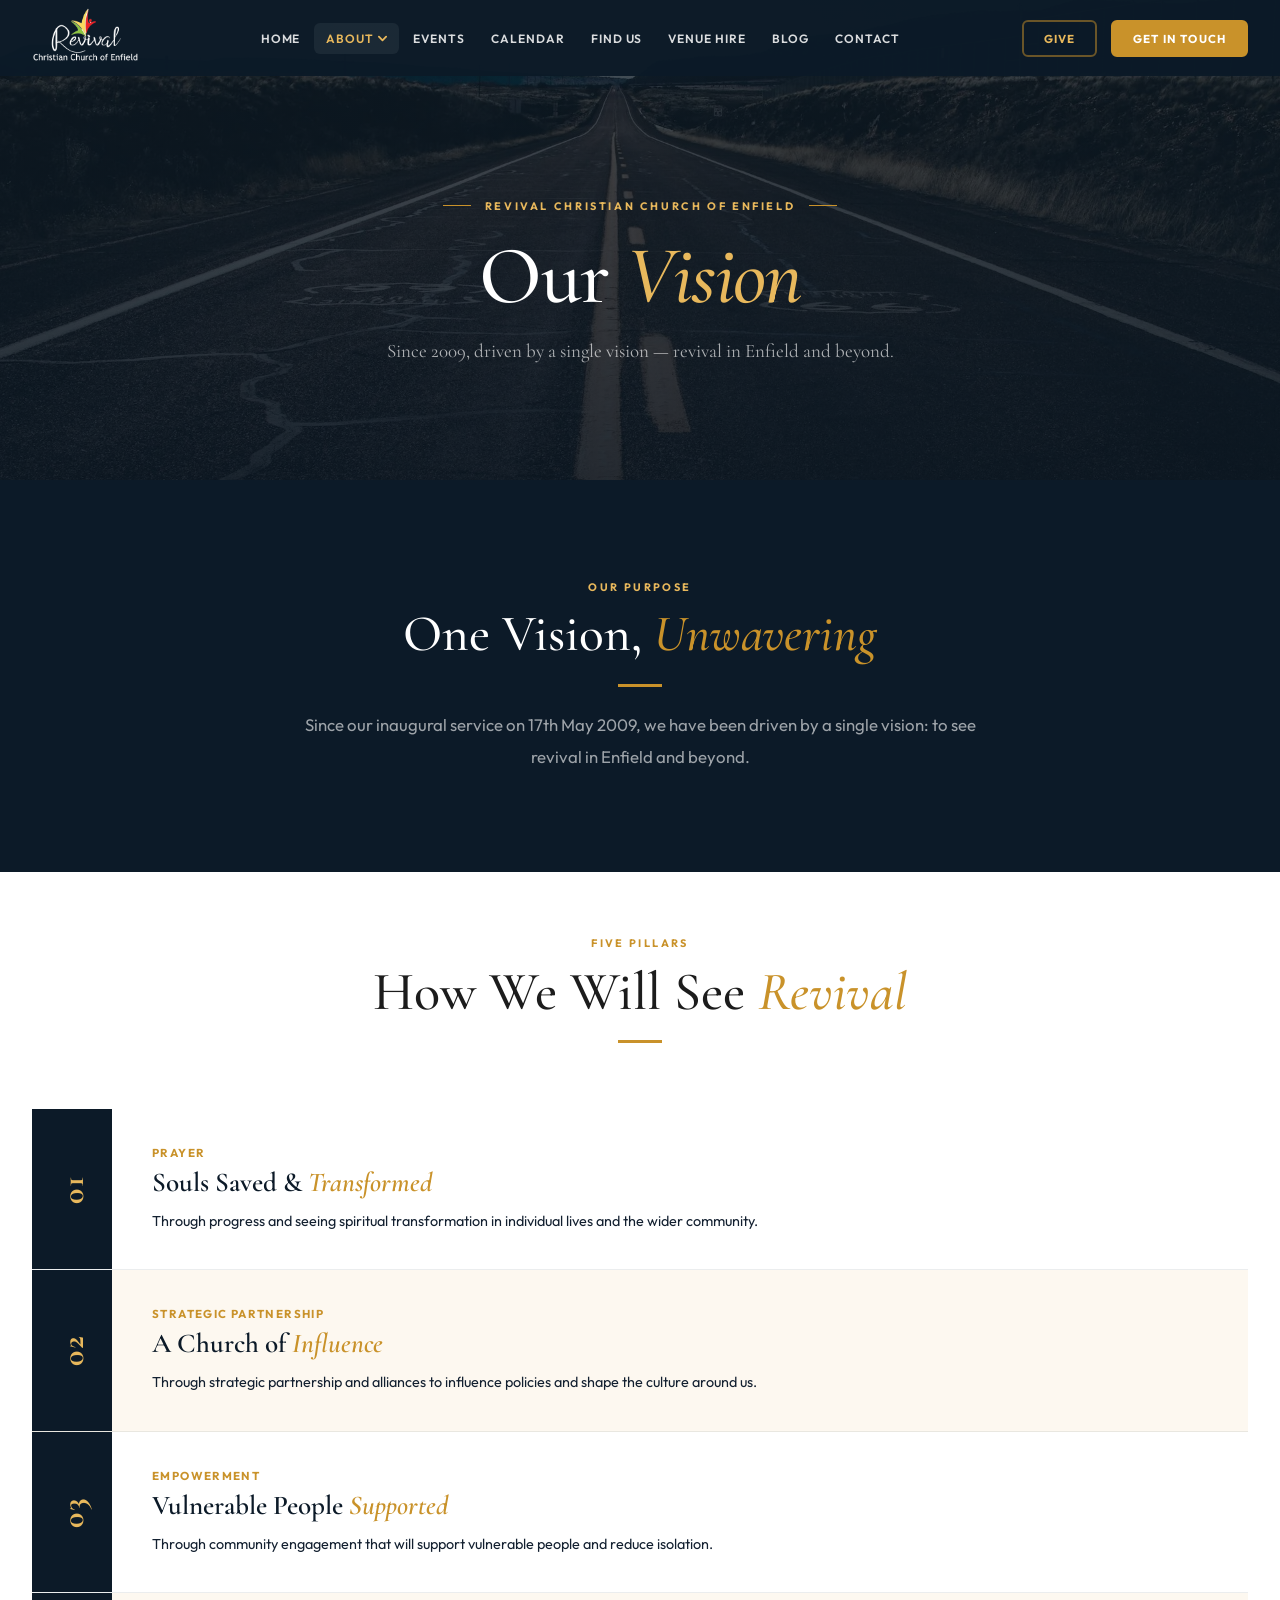
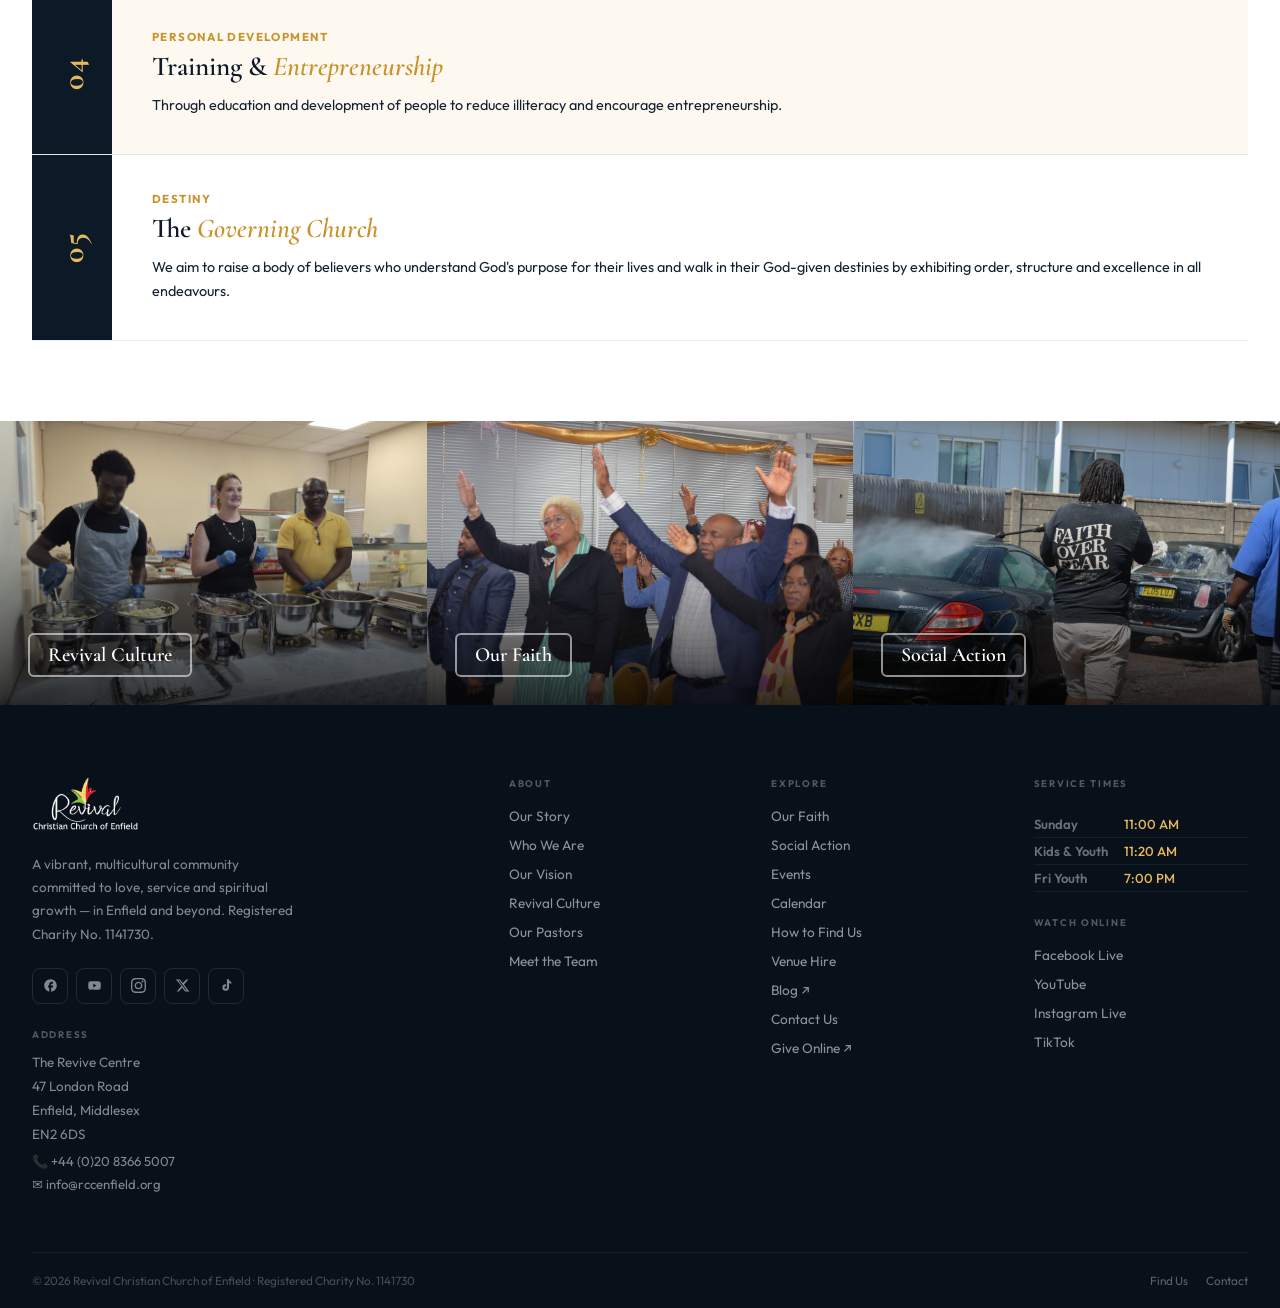
<file: our_vision/index.html>
<!DOCTYPE html>
<html lang="en">
<head>
  <script src="/assets/js/google-analytics.js"></script>
  <meta charset="UTF-8">
  <meta name="viewport" content="width=device-width, initial-scale=1.0">
  <title>Our Vision | Revival Christian Church of Enfield</title>
  <meta name="description" content="The vision of Revival Christian Church of Enfield — souls saved, community empowered, and a church of influence in Enfield and beyond.">
  <meta property="og:title" content="Our Vision | Revival Christian Church of Enfield">
  <meta property="og:description" content="Driven since 2009 by a single vision: to see revival in Enfield and beyond through transformed lives, strategic partnerships and community action.">
  <meta property="og:type" content="website">
  <meta property="og:url" content="https://rccenfield.org/our_vision/">
  <meta name="robots" content="index, follow">
  <link rel="canonical" href="https://rccenfield.org/our_vision/">
  <script type="application/ld+json">{"@context":"https://schema.org","@type":"Church","name":"Revival Christian Church of Enfield","url":"https://rccenfield.org","telephone":"+442083665007","email":"info@rccenfield.org","address":{"@type":"PostalAddress","streetAddress":"47 London Road","addressLocality":"Enfield","addressRegion":"Middlesex","postalCode":"EN2 6DS","addressCountry":"GB"}}</script>
  <link rel="preconnect" href="https://fonts.googleapis.com">
  <link rel="preconnect" href="https://fonts.gstatic.com" crossorigin>
  <link href="https://fonts.googleapis.com/css2?family=Cormorant+Garamond:ital,wght@0,400;0,500;0,600;0,700;1,400;1,600&family=Outfit:wght@300;400;500;600;700&display=swap" rel="stylesheet">
  <link rel="stylesheet" href="../css/global.css">
  <style>
    .pillar-list { display: flex; flex-direction: column; gap: 0; }
    .pillar-item { display: grid; grid-template-columns: 80px 1fr; gap: 0; align-items: stretch; border-bottom: 1px solid rgba(12,26,40,.08); }
    .pillar-item:nth-child(even) { background: var(--cream); }
    .pillar-item:nth-child(odd)  { background: #fff; }
    .pillar-num  { display: flex; align-items: center; justify-content: center; background: var(--navy); padding: 36px 0; }
    .pillar-num span { font-family: 'Cormorant Garamond',serif; font-size: 2rem; font-weight: 700; color: var(--glt); writing-mode: vertical-rl; transform: rotate(180deg); letter-spacing: .04em; }
    .pillar-body { padding: 36px 40px; }
    .pillar-tag  { font-family: 'Outfit',sans-serif; font-size: .72rem; font-weight: 700; letter-spacing: .12em; text-transform: uppercase; color: var(--gold); margin-bottom: 6px; }
    .pillar-h    { font-family: 'Cormorant Garamond',serif; font-size: clamp(1.3rem,2.2vw,1.7rem); font-weight: 600; color: var(--navy); margin-bottom: 10px; }
    .pillar-h em { font-style: italic; color: var(--gold); }
    .pillar-p    { font-family: 'Outfit',sans-serif; font-size: .9rem; color: var(--navy2); line-height: 1.7; }
    @media (max-width: 600px) {
      .pillar-item { grid-template-columns: 56px 1fr; }
      .pillar-num { padding: 24px 0; }
      .pillar-num span { font-size: 1.5rem; }
      .pillar-body { padding: 24px 20px; }
    }
  </style>
</head>
<body>

<!-- ════════════ NAV ════════════ -->
<nav class="nav dark" id="nav" role="navigation" aria-label="Main navigation">
  <div class="nav-in">
    <a href="../" class="nav-logo" aria-label="Revival Christian Church of Enfield – Home">
      <img src="../assets/img/logo.png" alt="Revival Christian Church of Enfield" class="logo-img">
    </a>
    <ul class="nav-links" role="list">
      <li class="ni"><a href="../" class="nl">Home</a></li>
      <li class="ni">
        <button class="nl active" aria-haspopup="true" aria-expanded="false">About <svg class="chev" viewBox="0 0 10 6"><path d="M1 1l4 4 4-4" stroke-linecap="round" stroke-linejoin="round"/></svg></button>
        <div class="drop" role="menu">
          <a href="../background/" role="menuitem">Our Story</a>
          <a href="../who_we_are/" role="menuitem">Who We Are</a>
          <a href="../our_vision/" role="menuitem" aria-current="page">Our Vision</a>
          <a href="../culture/" role="menuitem">Revival Culture</a>
          <a href="../our_faith/" role="menuitem">Our Faith</a>
          <a href="../social_action/" role="menuitem">Social Action</a>
          <div class="dd"></div>
          <a href="../our_pastors/" role="menuitem">Our Pastors</a>
          <a href="../our_workforce/" role="menuitem">Meet the Team</a>
        </div>
      </li>
      <li class="ni"><a href="../events/" class="nl">Events</a></li>
      <li class="ni"><a href="../calendar/" class="nl">Calendar</a></li>
      <li class="ni"><a href="../how_to_find_us/" class="nl">Find Us</a></li>
      <li class="ni"><a href="../venue_hire/" class="nl">Venue Hire</a></li>
      <li class="ni"><a href="https://blog.rccenfield.org/" class="nl" target="_blank" rel="noopener">Blog</a></li>
      <li class="ni"><a href="../contact/" class="nl">Contact</a></li>
    </ul>
    <div style="display:flex;align-items:center;gap:14px;flex-shrink:0;">
      <a href="https://rcce.churchsuite.com/donate/" target="_blank" rel="noopener" class="btn-nav-give">Give</a>
      <a href="../contact/" class="btn-nav">Get in Touch</a>
      <button class="burger" id="burger" aria-label="Open menu" aria-expanded="false"><span></span><span></span><span></span></button>
    </div>
  </div>
</nav>

<!-- Mobile Menu -->
<div class="mob" id="mob" role="dialog" aria-modal="true" aria-label="Navigation">
  <span class="mob-sec">Menu</span>
  <a href="../">Home</a>
  <span class="mob-sec">About</span>
  <a href="../background/">Our Story</a>
  <a href="../who_we_are/">Who We Are</a>
  <a href="../our_vision/">Our Vision</a>
  <a href="../culture/">Revival Culture</a>
  <a href="../our_faith/">Our Faith</a>
  <a href="../social_action/">Social Action</a>
  <a href="../our_pastors/">Our Pastors</a>
  <a href="../our_workforce/">Meet the Team</a>
  <span class="mob-sec">Explore</span>
  <a href="../events/">Events</a>
  <a href="../calendar/">Calendar</a>
  <a href="../how_to_find_us/">How to Find Us</a>
  <a href="../venue_hire/">Venue Hire</a>
  <a href="https://blog.rccenfield.org/" target="_blank" rel="noopener">Blog ↗</a>
  <a href="../contact/">Contact</a>
  <a href="https://rcce.churchsuite.com/donate/" target="_blank" rel="noopener">Give Online ↗</a>
  <a href="../contact/" class="mob-cta">Get in Touch →</a>
</div>

<!-- ════════════ PAGE HERO ════════════ -->
<section class="page-hero" aria-labelledby="ph-h1">
  <div class="page-hero-bg" aria-hidden="true">
    <!--
      📷 HERO PHOTO — A forward-looking image: a road, a horizon, or a wide community vista.
      <img src="../images/our-vision-hero.jpg" alt="Revival Church Enfield vision for the future" class="page-hero-img">
    -->
      <img src="/assets/img/vision.webp" alt="Revival Church Enfield vision for the future" class="page-hero-img">
    <div class="page-hero-ph">
      <span class="page-hero-ph-label">
        <svg viewBox="0 0 24 24"><path d="M20 5h-3.17L15 3H9L7.17 5H4c-1.1 0-2 .9-2 2v12c0 1.1.9 2 2 2h16c1.1 0 2-.9 2-2V7c0-1.1-.9-2-2-2zm-8 13c-2.76 0-5-2.24-5-5s2.24-5 5-5 5 2.24 5 5-2.24 5-5 5zm0-8c-1.65 0-3 1.35-3 3s1.35 3 3 3 3-1.35 3-3-1.35-3-3-3z"/></svg>
        Add Hero Photo — road / horizon / community vista
      </span>
    </div>
    <div class="page-hero-overlay"></div>
  </div>
  <div class="page-hero-c">
    <p class="page-hero-ey">Revival Christian Church of Enfield</p>
    <h1 class="page-hero-h1" id="ph-h1">Our <em>Vision</em></h1>
    <p class="page-hero-sub">Since 2009, driven by a single vision — revival in Enfield and beyond.</p>
  </div>
</section>

<!-- ════════════ VISION INTRO ════════════ -->
<section class="sec" style="background:var(--navy);" aria-label="Vision introduction">
  <div class="sec-in">
    <div style="text-align:center;max-width:720px;margin:0 auto;" class="reveal">
      <p class="ey" style="color:var(--glt);">Our Purpose</p>
      <h2 class="st st-wht" style="font-size:clamp(30px,4vw,52px);">One Vision, <em>Unwavering</em></h2>
      <div class="gbar" style="margin:22px auto;"></div>
      <p class="sb sb-lt" style="font-size:1.05rem;">Since our inaugural service on 17th May 2009, we have been driven by a single vision: to see revival in Enfield and beyond.</p>
    </div>
  </div>
</section>

<!-- ════════════ 5 VISION PILLARS ════════════ -->
<section class="sec" style="background:#fff;padding-top:0;padding-bottom:80px;" aria-labelledby="pillars-h">
  <div style="max-width:1280px;margin:0 auto;">
    <div style="text-align:center;padding:64px 24px 48px;" class="reveal">
      <p class="ey">Five Pillars</p>
      <h2 class="st" id="pillars-h">How We Will See <em>Revival</em></h2>
      <div class="gbar" style="margin:18px auto;"></div>
    </div>
    <div class="pillar-list" role="list">

      <div class="pillar-item reveal" role="listitem">
        <div class="pillar-num" aria-hidden="true"><span>01</span></div>
        <div class="pillar-body">
          <div class="pillar-tag">Prayer</div>
          <h3 class="pillar-h">Souls Saved &amp; <em>Transformed</em></h3>
          <p class="pillar-p">Through progress and seeing spiritual transformation in individual lives and the wider community.</p>
        </div>
      </div>

      <div class="pillar-item reveal" role="listitem">
        <div class="pillar-num" aria-hidden="true"><span>02</span></div>
        <div class="pillar-body">
          <div class="pillar-tag">Strategic Partnership</div>
          <h3 class="pillar-h">A Church of <em>Influence</em></h3>
          <p class="pillar-p">Through strategic partnership and alliances to influence policies and shape the culture around us.</p>
        </div>
      </div>

      <div class="pillar-item reveal" role="listitem">
        <div class="pillar-num" aria-hidden="true"><span>03</span></div>
        <div class="pillar-body">
          <div class="pillar-tag">Empowerment</div>
          <h3 class="pillar-h">Vulnerable People <em>Supported</em></h3>
          <p class="pillar-p">Through community engagement that will support vulnerable people and reduce isolation.</p>
        </div>
      </div>

      <div class="pillar-item reveal" role="listitem">
        <div class="pillar-num" aria-hidden="true"><span>04</span></div>
        <div class="pillar-body">
          <div class="pillar-tag">Personal Development</div>
          <h3 class="pillar-h">Training &amp; <em>Entrepreneurship</em></h3>
          <p class="pillar-p">Through education and development of people to reduce illiteracy and encourage entrepreneurship.</p>
        </div>
      </div>

      <div class="pillar-item reveal" role="listitem">
        <div class="pillar-num" aria-hidden="true"><span>05</span></div>
        <div class="pillar-body">
          <div class="pillar-tag">Destiny</div>
          <h3 class="pillar-h">The <em>Governing Church</em></h3>
          <p class="pillar-p">We aim to raise a body of believers who understand God's purpose for their lives and walk in their God-given destinies by exhibiting order, structure and excellence in all endeavours.</p>
        </div>
      </div>

    </div>
  </div>
</section>

<!-- ════════════ CROSS LINKS ════════════ -->
<div class="xlinks" aria-label="Explore more">
  <div class="xlinks-grid">
    <a href="../culture/" class="xl">
      <div class="xl-ph-wrap">
        <div class="ph" style="height:100%;border-radius:0;border:none;">
          <img src="/assets/img/breakfast.jpeg" alt="Revival Church Enfield community gathering">
        </div>
      </div>
      <div class="xl-over"><span class="xl-title">Revival Culture</span></div>
    </a>
    <a href="../our_faith/" class="xl">
      <div class="xl-ph-wrap">
        <div class="ph" style="height:100%;border-radius:0;border:none;">
          <img src="/assets/img/congregation.webp" alt="Revival Church Enfield community gathering">
        </div>
      </div>
      <div class="xl-over"><span class="xl-title">Our Faith</span></div>
    </a>
    <a href="../social_action/" class="xl">
      <div class="xl-ph-wrap">
        <div class="ph" style="height:100%;border-radius:0;border:none;">
          <img src="/assets/img/community/car-wash2.webp" alt="Revival Church Enfield community gathering">
        </div>
      </div>
      <div class="xl-over"><span class="xl-title">Social Action</span></div>
    </a>
  </div>
</div>

<!-- ════════════ FOOTER ════════════ -->
<footer role="contentinfo">
  <div class="fg">
    <div>
      <img src="../assets/img/logo.png" alt="Revival Christian Church of Enfield" class="f-logo-img">
      <p class="f-tag">A vibrant, multicultural community committed to love, service and spiritual growth — in Enfield and beyond. Registered Charity No. 1141730.</p>
      <div class="fsocs" aria-label="Social media">
        <a href="https://facebook.com/rccenfield" target="_blank" rel="noopener" class="fsoc" aria-label="Facebook"><svg viewBox="0 0 24 24"><path d="M22 12c0-5.52-4.48-10-10-10S2 6.48 2 12c0 4.84 3.44 8.87 8 9.8V15H8v-3h2V9.5C10 7.57 11.57 6 13.5 6H16v3h-2c-.55 0-1 .45-1 1v2h3v3h-3v6.95c5.05-.5 9-4.76 9-9.95z"/></svg></a>
        <a href="https://youtube.com/@rccenfield" target="_blank" rel="noopener" class="fsoc" aria-label="YouTube"><svg viewBox="0 0 24 24"><path d="M21.58 7.19c-.23-.86-.91-1.54-1.77-1.77C18.25 5 12 5 12 5s-6.25 0-7.81.42c-.86.23-1.54.91-1.77 1.77C2 8.75 2 12 2 12s0 3.25.42 4.81c.23.86.91 1.54 1.77 1.77C5.75 19 12 19 12 19s6.25 0 7.81-.42c.86-.23 1.54-.91 1.77-1.77C22 15.25 22 12 22 12s0-3.25-.42-4.81zM10 15V9l5.2 3L10 15z"/></svg></a>
        <a href="https://instagram.com/rccenfield" target="_blank" rel="noopener" class="fsoc" aria-label="Instagram"><svg viewBox="0 0 24 24"><path d="M12 2.163c3.204 0 3.584.012 4.85.07 3.252.148 4.771 1.691 4.919 4.919.058 1.265.069 1.645.069 4.849 0 3.205-.012 3.584-.069 4.849-.149 3.225-1.664 4.771-4.919 4.919-1.266.058-1.644.07-4.85.07-3.204 0-3.584-.012-4.849-.07-3.26-.149-4.771-1.699-4.919-4.92-.058-1.265-.07-1.644-.07-4.849 0-3.204.013-3.583.07-4.849.149-3.227 1.664-4.771 4.919-4.919 1.266-.057 1.645-.069 4.849-.069zm0-2.163c-3.259 0-3.667.014-4.947.072-4.358.2-6.78 2.618-6.98 6.98-.059 1.281-.073 1.689-.073 4.948 0 3.259.014 3.668.072 4.948.2 4.358 2.618 6.78 6.98 6.98 1.281.058 1.689.072 4.948.072 3.259 0 3.668-.014 4.948-.072 4.354-.2 6.782-2.618 6.979-6.98.059-1.28.073-1.689.073-4.948 0-3.259-.014-3.667-.072-4.947-.196-4.354-2.617-6.78-6.979-6.98-1.281-.059-1.69-.073-4.949-.073zm0 5.838c-3.403 0-6.162 2.759-6.162 6.162s2.759 6.163 6.162 6.163 6.162-2.759 6.162-6.163c0-3.403-2.759-6.162-6.162-6.162zm0 10.162c-2.209 0-4-1.79-4-4 0-2.209 1.791-4 4-4s4 1.791 4 4c0 2.21-1.791 4-4 4zm6.406-11.845c-.796 0-1.441.645-1.441 1.44s.645 1.44 1.441 1.44c.795 0 1.439-.645 1.439-1.44s-.644-1.44-1.439-1.44z"/></svg></a>
        <a href="https://twitter.com/rccenfield" target="_blank" rel="noopener" class="fsoc" aria-label="X / Twitter"><svg viewBox="0 0 24 24"><path d="M18.244 2.25h3.308l-7.227 8.26 8.502 11.24H16.17l-4.714-6.231-5.401 6.231H2.746l7.73-8.835L1.254 2.25H8.08l4.253 5.622zm-1.161 17.52h1.833L7.084 4.126H5.117z"/></svg></a>
        <a href="https://www.tiktok.com/@rccenfield" target="_blank" rel="noopener" class="fsoc" aria-label="TikTok"><svg viewBox="0 0 24 24"><path d="M12.7 2h3.2c.3 2.1 1.5 3.7 3.7 4v3.2c-1.3 0-2.5-.4-3.6-1.1v7.2a5.3 5.3 0 1 1-4.6-5.3v3.4a2 2 0 1 0 1.3 1.9V2z"/></svg></a>
      </div>
      <div class="faddr">
        <h5>Address</h5>
        <p>The Revive Centre<br>47 London Road<br>Enfield, Middlesex<br>EN2 6DS</p>
        <a href="tel:+442083665007">📞 +44 (0)20 8366 5007</a>
        <a href="mailto:info@rccenfield.org">✉ info@rccenfield.org</a>
      </div>
    </div>
    <div class="fc">
      <h5>About</h5>
      <ul>
        <li><a href="../background/">Our Story</a></li>
        <li><a href="../who_we_are/">Who We Are</a></li>
        <li><a href="../our_vision/">Our Vision</a></li>
        <li><a href="../culture/">Revival Culture</a></li>
        <li><a href="../our_pastors/">Our Pastors</a></li>
        <li><a href="../our_workforce/">Meet the Team</a></li>
      </ul>
    </div>
    <div class="fc">
      <h5>Explore</h5>
      <ul>
        <li><a href="../our_faith/">Our Faith</a></li>
        <li><a href="../social_action/">Social Action</a></li>
        <li><a href="../events/">Events</a></li>
        <li><a href="../calendar/">Calendar</a></li>
        <li><a href="../how_to_find_us/">How to Find Us</a></li>
        <li><a href="../venue_hire/">Venue Hire</a></li>
        <li><a href="https://blog.rccenfield.org/" target="_blank" rel="noopener">Blog ↗</a></li>
        <li><a href="../contact/">Contact Us</a></li>
        <li><a href="https://rcce.churchsuite.com/donate/" target="_blank" rel="noopener">Give Online ↗</a></li>
      </ul>
    </div>
    <div class="fc">
      <h5>Service Times</h5>
      <div class="ftimes">
        <div class="ftr"><span class="fday">Sunday</span><span class="fval">11:00 AM</span></div>
        <div class="ftr"><span class="fday">Kids &amp; Youth</span><span class="fval">11:20 AM</span></div>
        <div class="ftr"><span class="fday">Fri Youth</span><span class="fval">7:00 PM</span></div>
      </div>
      <div style="margin-top:24px;">
        <h5>Watch Online</h5>
        <ul>
          <li><a href="https://facebook.com/rccenfield" target="_blank" rel="noopener">Facebook Live</a></li>
          <li><a href="https://youtube.com/@rccenfield" target="_blank" rel="noopener">YouTube</a></li>
          <li><a href="https://instagram.com/rccenfield" target="_blank" rel="noopener">Instagram Live</a></li>
          <li><a href="https://www.tiktok.com/@rccenfield" target="_blank" rel="noopener">TikTok</a></li>
        </ul>
      </div>
    </div>
  </div>
  <div class="fbot">
    <p>© <span id="cyr">2025</span> Revival Christian Church of Enfield · Registered Charity No. 1141730</p>
    <div class="fbot-links">
      <a href="../how_to_find_us/">Find Us</a>
      <a href="../contact/">Contact</a>
    </div>
  </div>
</footer>

<a href="#" class="btt" id="btt" aria-label="Back to top">
  <svg viewBox="0 0 24 24"><path d="M18 15l-6-6-6 6" stroke-linecap="round" stroke-linejoin="round"/></svg>
</a>

<script>
  const nav = document.getElementById('nav');
  const btt = document.getElementById('btt');
  const onScroll = () => {
    nav.classList.toggle('scrolled', window.scrollY > 40);
    btt.classList.toggle('show', window.scrollY > 500);
  };
  window.addEventListener('scroll', onScroll, {passive:true}); onScroll();
  const burger = document.getElementById('burger');
  const mob    = document.getElementById('mob');
  burger.addEventListener('click', () => {
    const open = mob.classList.toggle('open');
    burger.classList.toggle('open', open);
    burger.setAttribute('aria-expanded', open);
    document.body.style.overflow = open ? 'hidden' : '';
  });
  mob.querySelectorAll('a').forEach(a => a.addEventListener('click', () => {
    mob.classList.remove('open'); burger.classList.remove('open');
    burger.setAttribute('aria-expanded','false'); document.body.style.overflow='';
  }));
  btt.addEventListener('click', e => { e.preventDefault(); window.scrollTo({top:0,behavior:'smooth'}); });
  const obs = new IntersectionObserver(entries => {
    entries.forEach((e, i) => {
      if (e.isIntersecting) { setTimeout(() => e.target.classList.add('revealed'), i * 70); obs.unobserve(e.target); }
    });
  }, {threshold: 0.1});
  document.querySelectorAll('.reveal').forEach(el => obs.observe(el));
  var cyr=document.getElementById('cyr');if(cyr)cyr.textContent=new Date().getFullYear();
</script>
</body>
</html>
</file>
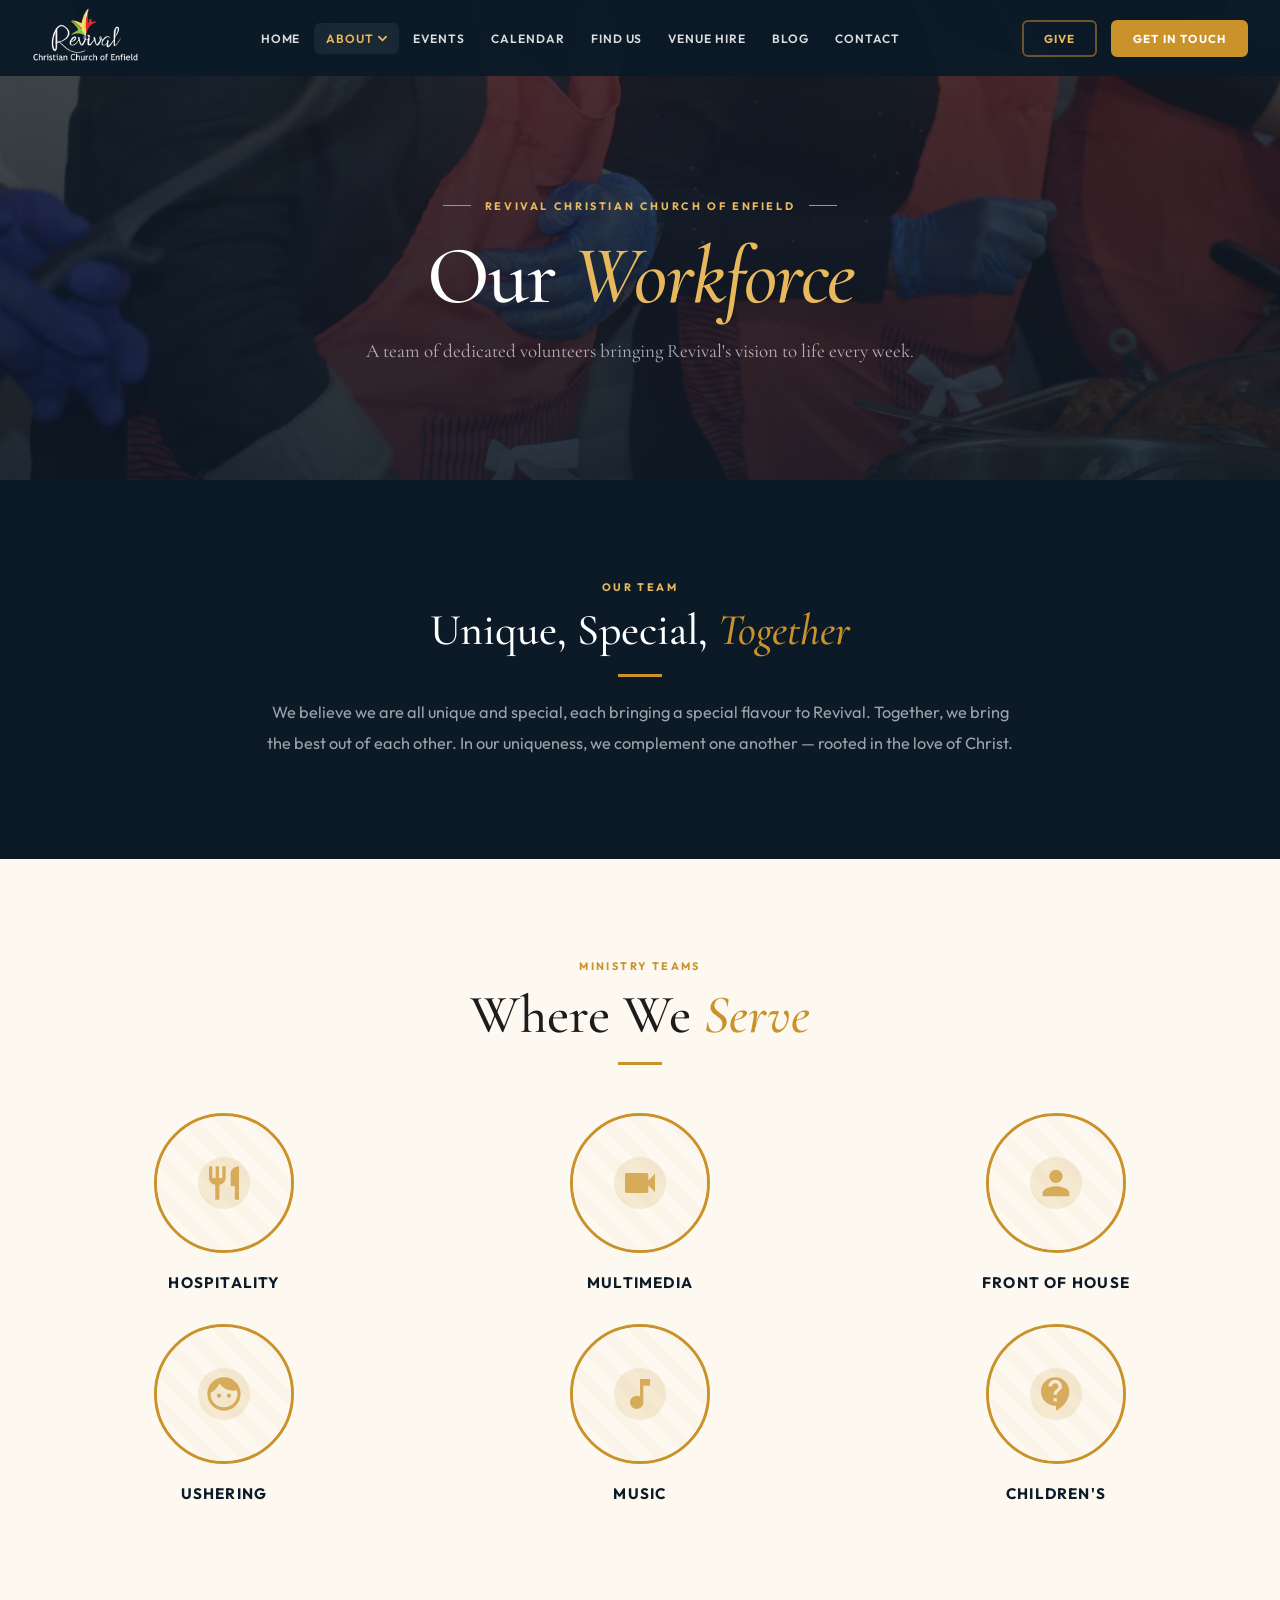
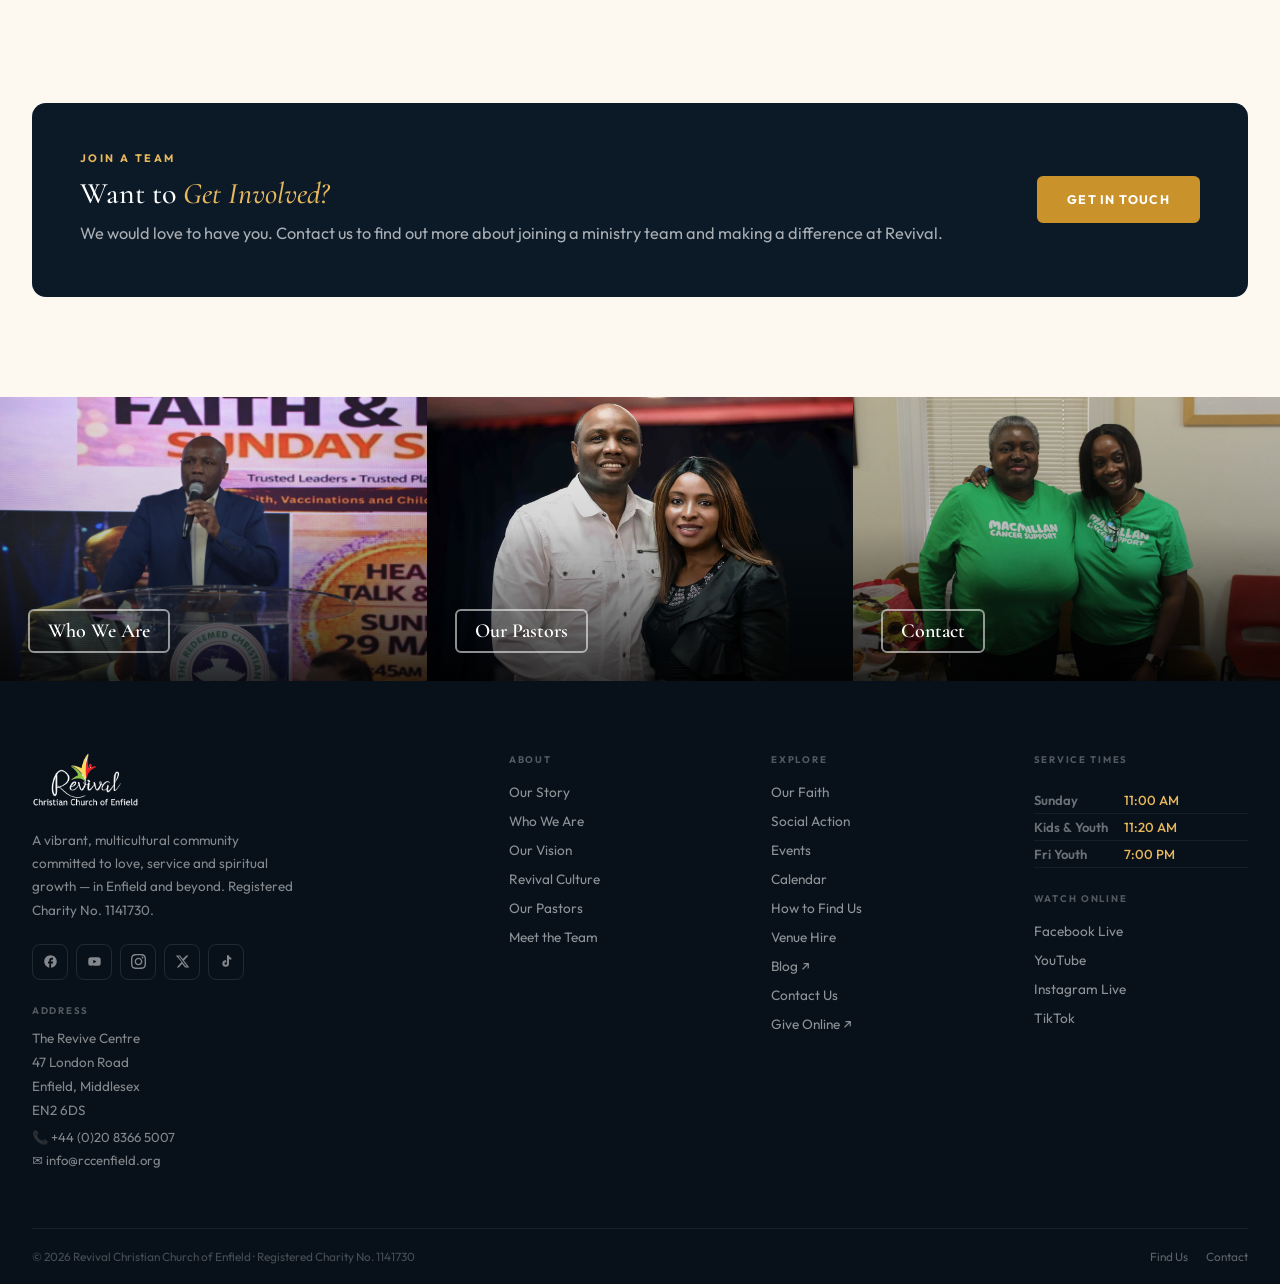
<file: our_workforce/index.html>
<!DOCTYPE html>
<html lang="en">
<head>
  <script src="/assets/js/google-analytics.js"></script>
  <meta charset="UTF-8">
  <meta name="viewport" content="width=device-width, initial-scale=1.0">
  <title>Our Workforce | Revival Christian Church of Enfield</title>
  <meta name="description" content="Meet the Revival Church Enfield team — volunteers serving in hospitality, multimedia, music, children's ministry and more.">
  <meta property="og:title" content="Our Workforce | Revival Christian Church of Enfield">
  <meta property="og:description" content="We believe we are all unique and special, each bringing a special flavour to Revival. Together, we bring the best out of each other.">
  <meta property="og:type" content="website">
  <meta property="og:url" content="https://rccenfield.org/our_workforce/">
  <meta name="robots" content="index, follow">
  <link rel="canonical" href="https://rccenfield.org/our_workforce/">
  <script type="application/ld+json">{"@context":"https://schema.org","@type":"Church","name":"Revival Christian Church of Enfield","url":"https://rccenfield.org","telephone":"+442083665007","email":"info@rccenfield.org","address":{"@type":"PostalAddress","streetAddress":"47 London Road","addressLocality":"Enfield","addressRegion":"Middlesex","postalCode":"EN2 6DS","addressCountry":"GB"}}</script>
  <link rel="preconnect" href="https://fonts.googleapis.com">
  <link rel="preconnect" href="https://fonts.gstatic.com" crossorigin>
  <link href="https://fonts.googleapis.com/css2?family=Cormorant+Garamond:ital,wght@0,400;0,500;0,600;0,700;1,400;1,600&family=Outfit:wght@300;400;500;600;700&display=swap" rel="stylesheet">
  <link rel="stylesheet" href="../css/global.css">
  <style>
    .team-grid   { display: grid; grid-template-columns: repeat(3,1fr); gap: 32px; }
    .team-card   { text-align: center; }
    .team-circle { width: 140px; height: 140px; border-radius: 50%; overflow: hidden; margin: 0 auto 20px; border: 3px solid var(--gold); }
    .team-circle .ph { height: 100%; border-radius: 50%; border: none; background: var(--cream); }
    .team-circle .ph-inner { padding: 0; }
    .team-circle .ph-ico svg { width: 40px; height: 40px; }
    .team-label  { font-family: 'Outfit',sans-serif; font-size: .95rem; font-weight: 700; color: var(--navy); text-transform: uppercase; letter-spacing: .08em; }
    .cta-band    { background: var(--navy); border-radius: var(--rl); padding: 48px; display: grid; grid-template-columns: 1fr auto; gap: 32px; align-items: center; }
    .cta-band .st { color: #fff; font-size: clamp(22px,2.5vw,30px); }
    .cta-band .st em { font-style: italic; color: var(--glt); }
    .cta-band .sb { color: rgba(255,255,255,.65); margin-top: 8px; }
    @media (max-width: 900px) {
      .team-grid  { grid-template-columns: repeat(2,1fr); }
      .cta-band   { grid-template-columns: 1fr; text-align: center; }
      .cta-band > div:last-child { text-align: center; }
    }
    @media (max-width: 480px) {
      .team-grid  { grid-template-columns: 1fr 1fr; }
    }
  </style>
</head>
<body>

<!-- ════════════ NAV ════════════ -->
<nav class="nav dark" id="nav" role="navigation" aria-label="Main navigation">
  <div class="nav-in">
    <a href="../" class="nav-logo" aria-label="Revival Christian Church of Enfield – Home">
      <img src="../assets/img/logo.png" alt="Revival Christian Church of Enfield" class="logo-img">
    </a>
    <ul class="nav-links" role="list">
      <li class="ni"><a href="../" class="nl">Home</a></li>
      <li class="ni">
        <button class="nl active" aria-haspopup="true" aria-expanded="false">About <svg class="chev" viewBox="0 0 10 6"><path d="M1 1l4 4 4-4" stroke-linecap="round" stroke-linejoin="round"/></svg></button>
        <div class="drop" role="menu">
          <a href="../background/" role="menuitem">Our Story</a>
          <a href="../who_we_are/" role="menuitem">Who We Are</a>
          <a href="../our_vision/" role="menuitem">Our Vision</a>
          <a href="../culture/" role="menuitem">Revival Culture</a>
          <a href="../our_faith/" role="menuitem">Our Faith</a>
          <a href="../social_action/" role="menuitem">Social Action</a>
          <div class="dd"></div>
          <a href="../our_pastors/" role="menuitem">Our Pastors</a>
          <a href="../our_workforce/" role="menuitem" aria-current="page">Meet the Team</a>
        </div>
      </li>
      <li class="ni"><a href="../events/" class="nl">Events</a></li>
      <li class="ni"><a href="../calendar/" class="nl">Calendar</a></li>
      <li class="ni"><a href="../how_to_find_us/" class="nl">Find Us</a></li>
      <li class="ni"><a href="../venue_hire/" class="nl">Venue Hire</a></li>
      <li class="ni"><a href="https://blog.rccenfield.org/" class="nl" target="_blank" rel="noopener">Blog</a></li>
      <li class="ni"><a href="../contact/" class="nl">Contact</a></li>
    </ul>
    <div style="display:flex;align-items:center;gap:14px;flex-shrink:0;">
      <a href="https://rcce.churchsuite.com/donate/" target="_blank" rel="noopener" class="btn-nav-give">Give</a>
      <a href="../contact/" class="btn-nav">Get in Touch</a>
      <button class="burger" id="burger" aria-label="Open menu" aria-expanded="false"><span></span><span></span><span></span></button>
    </div>
  </div>
</nav>

<!-- Mobile Menu -->
<div class="mob" id="mob" role="dialog" aria-modal="true" aria-label="Navigation">
  <span class="mob-sec">Menu</span>
  <a href="../">Home</a>
  <span class="mob-sec">About</span>
  <a href="../background/">Our Story</a>
  <a href="../who_we_are/">Who We Are</a>
  <a href="../our_vision/">Our Vision</a>
  <a href="../culture/">Revival Culture</a>
  <a href="../our_faith/">Our Faith</a>
  <a href="../social_action/">Social Action</a>
  <a href="../our_pastors/">Our Pastors</a>
  <a href="../our_workforce/">Meet the Team</a>
  <span class="mob-sec">Explore</span>
  <a href="../events/">Events</a>
  <a href="../calendar/">Calendar</a>
  <a href="../how_to_find_us/">How to Find Us</a>
  <a href="../venue_hire/">Venue Hire</a>
  <a href="https://blog.rccenfield.org/" target="_blank" rel="noopener">Blog ↗</a>
  <a href="../contact/">Contact</a>
  <a href="https://rcce.churchsuite.com/donate/" target="_blank" rel="noopener">Give Online ↗</a>
  <a href="../contact/" class="mob-cta">Get in Touch →</a>
</div>

<!-- ════════════ PAGE HERO ════════════ -->
<section class="page-hero" aria-labelledby="ph-h1">
  <div class="page-hero-bg" aria-hidden="true">
    <!--
      📷 HERO PHOTO — A group team photo showing the Revival workforce in action.
      <img src="../images/workforce-hero.jpg" alt="Revival Church Enfield team and volunteers" class="page-hero-img">
    -->
      <img src="/assets/img/workforce.webp" alt="Revival Church Enfield team and volunteers" class="page-hero-img">
    <div class="page-hero-ph">
      <span class="page-hero-ph-label">
        <svg viewBox="0 0 24 24"><path d="M20 5h-3.17L15 3H9L7.17 5H4c-1.1 0-2 .9-2 2v12c0 1.1.9 2 2 2h16c1.1 0 2-.9 2-2V7c0-1.1-.9-2-2-2zm-8 13c-2.76 0-5-2.24-5-5s2.24-5 5-5 5 2.24 5 5-2.24 5-5 5zm0-8c-1.65 0-3 1.35-3 3s1.35 3 3 3 3-1.35 3-3-1.35-3-3-3z"/></svg>
        Add Hero Photo — team / volunteers group photo
      </span>
    </div>
    <div class="page-hero-overlay"></div>
  </div>
  <div class="page-hero-c">
    <p class="page-hero-ey">Revival Christian Church of Enfield</p>
    <h1 class="page-hero-h1" id="ph-h1">Our <em>Workforce</em></h1>
    <p class="page-hero-sub">A team of dedicated volunteers bringing Revival's vision to life every week.</p>
  </div>
</section>

<!-- ════════════ TEAM PHILOSOPHY ════════════ -->
<section class="sec" style="background:var(--navy);" aria-label="Team philosophy">
  <div class="sec-in">
    <div style="text-align:center;max-width:760px;margin:0 auto;" class="reveal">
      <p class="ey" style="color:var(--glt);">Our Team</p>
      <h2 class="st st-wht" style="font-size:clamp(26px,3.5vw,44px);">Unique, Special, <em>Together</em></h2>
      <div class="gbar" style="margin:20px auto;"></div>
      <p class="sb sb-lt" style="font-size:1.02rem;">We believe we are all unique and special, each bringing a special flavour to Revival. Together, we bring the best out of each other. In our uniqueness, we complement one another — rooted in the love of Christ.</p>
    </div>
  </div>
</section>

<!-- ════════════ MINISTRY TEAMS ════════════ -->
<section class="sec" style="background:var(--cream);" aria-labelledby="teams-h">
  <div class="sec-in">
    <div style="text-align:center;max-width:600px;margin:0 auto 48px;" class="reveal">
      <p class="ey">Ministry Teams</p>
      <h2 class="st" id="teams-h">Where We <em>Serve</em></h2>
      <div class="gbar" style="margin:18px auto;"></div>
    </div>
    <div class="team-grid reveal">

      <div class="team-card">
        <div class="team-circle">
          <!--
            📷 HOSPITALITY TEAM — Add a circular team photo.
            <img src="../images/team-hospitality.jpg" alt="Hospitality team at Revival Church Enfield">
          -->
          <div class="ph" style="height:100%;border-radius:50%;border:none;">
            <div class="ph-inner"><div class="ph-ico"><svg viewBox="0 0 24 24"><path d="M11 9H9V2H7v7H5V2H3v7c0 2.12 1.66 3.84 3.75 3.97V22h2.5v-9.03C11.34 12.84 13 11.12 13 9V2h-2v7zm5-3v8h2.5v8H21V2c-2.76 0-5 2.24-5 4z"/></svg></div></div>
          </div>
        </div>
        <div class="team-label">Hospitality</div>
      </div>

      <div class="team-card">
        <div class="team-circle">
          <!--
            📷 MULTIMEDIA TEAM — Add a circular team photo.
            <img src="../images/team-multimedia.jpg" alt="Multimedia team at Revival Church Enfield">
          -->
          <div class="ph" style="height:100%;border-radius:50%;border:none;">
            <div class="ph-inner"><div class="ph-ico"><svg viewBox="0 0 24 24"><path d="M17 10.5V7c0-.55-.45-1-1-1H4c-.55 0-1 .45-1 1v10c0 .55.45 1 1 1h12c.55 0 1-.45 1-1v-3.5l4 4v-11l-4 4z"/></svg></div></div>
          </div>
        </div>
        <div class="team-label">Multimedia</div>
      </div>

      <div class="team-card">
        <div class="team-circle">
          <!--
            📷 FRONT OF HOUSE TEAM — Add a circular team photo.
            <img src="../images/team-front-of-house.jpg" alt="Front of house team at Revival Church Enfield">
          -->
          <div class="ph" style="height:100%;border-radius:50%;border:none;">
            <div class="ph-inner"><div class="ph-ico"><svg viewBox="0 0 24 24"><path d="M12 12c2.21 0 4-1.79 4-4s-1.79-4-4-4-4 1.79-4 4 1.79 4 4 4zm0 2c-2.67 0-8 1.34-8 4v2h16v-2c0-2.66-5.33-4-8-4z"/></svg></div></div>
          </div>
        </div>
        <div class="team-label">Front of House</div>
      </div>

      <div class="team-card">
        <div class="team-circle">
          <!--
            📷 USHERING TEAM — Add a circular team photo.
            <img src="../images/team-ushering.jpg" alt="Ushering team at Revival Church Enfield">
          -->
          <div class="ph" style="height:100%;border-radius:50%;border:none;">
            <div class="ph-inner"><div class="ph-ico"><svg viewBox="0 0 24 24"><path d="M9 11.75c-.69 0-1.25.56-1.25 1.25s.56 1.25 1.25 1.25 1.25-.56 1.25-1.25-.56-1.25-1.25-1.25zm6 0c-.69 0-1.25.56-1.25 1.25s.56 1.25 1.25 1.25 1.25-.56 1.25-1.25-.56-1.25-1.25-1.25zM12 2C6.48 2 2 6.48 2 12s4.48 10 10 10 10-4.48 10-10S17.52 2 12 2zm0 18c-4.41 0-8-3.59-8-8 0-.29.02-.58.05-.86 2.36-1.05 4.23-2.98 5.21-5.37C11.07 8.33 14.05 10 17.42 10c.78 0 1.53-.09 2.25-.26.21.71.33 1.47.33 2.26 0 4.41-3.59 8-8 8z"/></svg></div></div>
          </div>
        </div>
        <div class="team-label">Ushering</div>
      </div>

      <div class="team-card">
        <div class="team-circle">
          <!--
            📷 MUSIC TEAM — Add a circular team photo.
            <img src="../images/team-music.jpg" alt="Music team at Revival Church Enfield">
          -->
          <div class="ph" style="height:100%;border-radius:50%;border:none;">
            <div class="ph-inner"><div class="ph-ico"><svg viewBox="0 0 24 24"><path d="M12 3v10.55c-.59-.34-1.27-.55-2-.55-2.21 0-4 1.79-4 4s1.79 4 4 4 4-1.79 4-4V7h4V3h-6z"/></svg></div></div>
          </div>
        </div>
        <div class="team-label">Music</div>
      </div>

      <div class="team-card">
        <div class="team-circle">
          <!--
            📷 CHILDREN'S TEAM — Add a circular team photo.
            <img src="../images/team-childrens.jpg" alt="Children's ministry team at Revival Church Enfield">
          -->
          <div class="ph" style="height:100%;border-radius:50%;border:none;">
            <div class="ph-inner"><div class="ph-ico"><svg viewBox="0 0 24 24"><path d="M11.5 2C6.81 2 3 5.81 3 10.5S6.81 19 11.5 19h.5v3c4.86-2.34 8-7 8-11.5C20 5.81 16.19 2 11.5 2zm1 14.5h-2v-2h2v2zm0-4h-2c0-3.25 3-3 3-5 0-1.1-.9-2-2-2s-2 .9-2 2h-2c0-2.21 1.79-4 4-4s4 1.79 4 4c0 2.5-3 2.75-3 5z"/></svg></div></div>
          </div>
        </div>
        <div class="team-label">Children's</div>
      </div>

    </div>
  </div>
</section>

<!-- ════════════ GET INVOLVED ════════════ -->
<section class="sec" aria-label="Get involved">
  <div class="sec-in">
    <div class="cta-band reveal">
      <div>
        <p class="ey" style="color:var(--glt);">Join a Team</p>
        <h2 class="st">Want to <em>Get Involved?</em></h2>
        <p class="sb">We would love to have you. Contact us to find out more about joining a ministry team and making a difference at Revival.</p>
      </div>
      <div>
        <a href="../contact/" class="btn bg" style="white-space:nowrap;">Get in Touch</a>
      </div>
    </div>
  </div>
</section>

<!-- ════════════ CROSS LINKS ════════════ -->
<div class="xlinks" aria-label="Explore more">
  <div class="xlinks-grid">
    <a href="../who_we_are/" class="xl">
      <div class="xl-ph-wrap">
        <div class="ph" style="height:100%;border-radius:0;border:none;">
          <img src="/assets/img/pastors/pastor_nick2.webp" alt="Revival Church Enfield community gathering">
        </div>
      </div>
      <div class="xl-over"><span class="xl-title">Who We Are</span></div>
    </a>
    <a href="../our_pastors/" class="xl">
      <div class="xl-ph-wrap">
        <div class="ph" style="height:100%;border-radius:0;border:none;">          
          <img src="/assets/img/pastors/our-pastors.webp" alt="Revival Church Enfield community gathering">
        </div>
      </div>
      <div class="xl-over"><span class="xl-title">Our Pastors</span></div>
    </a>
    <a href="../contact/" class="xl">
      <div class="xl-ph-wrap">
        <div class="ph" style="height:100%;border-radius:0;border:none;">
          <img src="/assets/img/contact.webp" alt="Revival Church Enfield community gathering">
        </div>
      </div>
      <div class="xl-over"><span class="xl-title">Contact</span></div>
    </a>
  </div>
</div>

<!-- ════════════ FOOTER ════════════ -->
<footer role="contentinfo">
  <div class="fg">
    <div>
      <img src="../assets/img/logo.png" alt="Revival Christian Church of Enfield" class="f-logo-img">
      <p class="f-tag">A vibrant, multicultural community committed to love, service and spiritual growth — in Enfield and beyond. Registered Charity No. 1141730.</p>
      <div class="fsocs" aria-label="Social media">
        <a href="https://facebook.com/rccenfield" target="_blank" rel="noopener" class="fsoc" aria-label="Facebook"><svg viewBox="0 0 24 24"><path d="M22 12c0-5.52-4.48-10-10-10S2 6.48 2 12c0 4.84 3.44 8.87 8 9.8V15H8v-3h2V9.5C10 7.57 11.57 6 13.5 6H16v3h-2c-.55 0-1 .45-1 1v2h3v3h-3v6.95c5.05-.5 9-4.76 9-9.95z"/></svg></a>
        <a href="https://youtube.com/@rccenfield" target="_blank" rel="noopener" class="fsoc" aria-label="YouTube"><svg viewBox="0 0 24 24"><path d="M21.58 7.19c-.23-.86-.91-1.54-1.77-1.77C18.25 5 12 5 12 5s-6.25 0-7.81.42c-.86.23-1.54.91-1.77 1.77C2 8.75 2 12 2 12s0 3.25.42 4.81c.23.86.91 1.54 1.77 1.77C5.75 19 12 19 12 19s6.25 0 7.81-.42c.86-.23 1.54-.91 1.77-1.77C22 15.25 22 12 22 12s0-3.25-.42-4.81zM10 15V9l5.2 3L10 15z"/></svg></a>
        <a href="https://instagram.com/rccenfield" target="_blank" rel="noopener" class="fsoc" aria-label="Instagram"><svg viewBox="0 0 24 24"><path d="M12 2.163c3.204 0 3.584.012 4.85.07 3.252.148 4.771 1.691 4.919 4.919.058 1.265.069 1.645.069 4.849 0 3.205-.012 3.584-.069 4.849-.149 3.225-1.664 4.771-4.919 4.919-1.266.058-1.644.07-4.85.07-3.204 0-3.584-.012-4.849-.07-3.26-.149-4.771-1.699-4.919-4.92-.058-1.265-.07-1.644-.07-4.849 0-3.204.013-3.583.07-4.849.149-3.227 1.664-4.771 4.919-4.919 1.266-.057 1.645-.069 4.849-.069zm0-2.163c-3.259 0-3.667.014-4.947.072-4.358.2-6.78 2.618-6.98 6.98-.059 1.281-.073 1.689-.073 4.948 0 3.259.014 3.668.072 4.948.2 4.358 2.618 6.78 6.98 6.98 1.281.058 1.689.072 4.948.072 3.259 0 3.668-.014 4.948-.072 4.354-.2 6.782-2.618 6.979-6.98.059-1.28.073-1.689.073-4.948 0-3.259-.014-3.667-.072-4.947-.196-4.354-2.617-6.78-6.979-6.98-1.281-.059-1.69-.073-4.949-.073zm0 5.838c-3.403 0-6.162 2.759-6.162 6.162s2.759 6.163 6.162 6.163 6.162-2.759 6.162-6.163c0-3.403-2.759-6.162-6.162-6.162zm0 10.162c-2.209 0-4-1.79-4-4 0-2.209 1.791-4 4-4s4 1.791 4 4c0 2.21-1.791 4-4 4zm6.406-11.845c-.796 0-1.441.645-1.441 1.44s.645 1.44 1.441 1.44c.795 0 1.439-.645 1.439-1.44s-.644-1.44-1.439-1.44z"/></svg></a>
        <a href="https://twitter.com/rccenfield" target="_blank" rel="noopener" class="fsoc" aria-label="X / Twitter"><svg viewBox="0 0 24 24"><path d="M18.244 2.25h3.308l-7.227 8.26 8.502 11.24H16.17l-4.714-6.231-5.401 6.231H2.746l7.73-8.835L1.254 2.25H8.08l4.253 5.622zm-1.161 17.52h1.833L7.084 4.126H5.117z"/></svg></a>
        <a href="https://www.tiktok.com/@rccenfield" target="_blank" rel="noopener" class="fsoc" aria-label="TikTok"><svg viewBox="0 0 24 24"><path d="M12.7 2h3.2c.3 2.1 1.5 3.7 3.7 4v3.2c-1.3 0-2.5-.4-3.6-1.1v7.2a5.3 5.3 0 1 1-4.6-5.3v3.4a2 2 0 1 0 1.3 1.9V2z"/></svg></a>
      </div>
      <div class="faddr">
        <h5>Address</h5>
        <p>The Revive Centre<br>47 London Road<br>Enfield, Middlesex<br>EN2 6DS</p>
        <a href="tel:+442083665007">📞 +44 (0)20 8366 5007</a>
        <a href="mailto:info@rccenfield.org">✉ info@rccenfield.org</a>
      </div>
    </div>
    <div class="fc">
      <h5>About</h5>
      <ul>
        <li><a href="../background/">Our Story</a></li>
        <li><a href="../who_we_are/">Who We Are</a></li>
        <li><a href="../our_vision/">Our Vision</a></li>
        <li><a href="../culture/">Revival Culture</a></li>
        <li><a href="../our_pastors/">Our Pastors</a></li>
        <li><a href="../our_workforce/">Meet the Team</a></li>
      </ul>
    </div>
    <div class="fc">
      <h5>Explore</h5>
      <ul>
        <li><a href="../our_faith/">Our Faith</a></li>
        <li><a href="../social_action/">Social Action</a></li>
        <li><a href="../events/">Events</a></li>
        <li><a href="../calendar/">Calendar</a></li>
        <li><a href="../how_to_find_us/">How to Find Us</a></li>
        <li><a href="../venue_hire/">Venue Hire</a></li>
        <li><a href="https://blog.rccenfield.org/" target="_blank" rel="noopener">Blog ↗</a></li>
        <li><a href="../contact/">Contact Us</a></li>
        <li><a href="https://rcce.churchsuite.com/donate/" target="_blank" rel="noopener">Give Online ↗</a></li>
      </ul>
    </div>
    <div class="fc">
      <h5>Service Times</h5>
      <div class="ftimes">
        <div class="ftr"><span class="fday">Sunday</span><span class="fval">11:00 AM</span></div>
        <div class="ftr"><span class="fday">Kids &amp; Youth</span><span class="fval">11:20 AM</span></div>
        <div class="ftr"><span class="fday">Fri Youth</span><span class="fval">7:00 PM</span></div>
      </div>
      <div style="margin-top:24px;">
        <h5>Watch Online</h5>
        <ul>
          <li><a href="https://facebook.com/rccenfield" target="_blank" rel="noopener">Facebook Live</a></li>
          <li><a href="https://youtube.com/@rccenfield" target="_blank" rel="noopener">YouTube</a></li>
          <li><a href="https://instagram.com/rccenfield" target="_blank" rel="noopener">Instagram Live</a></li>
          <li><a href="https://www.tiktok.com/@rccenfield" target="_blank" rel="noopener">TikTok</a></li>
        </ul>
      </div>
    </div>
  </div>
  <div class="fbot">
    <p>© <span id="cyr">2025</span> Revival Christian Church of Enfield · Registered Charity No. 1141730</p>
    <div class="fbot-links">
      <a href="../how_to_find_us/">Find Us</a>
      <a href="../contact/">Contact</a>
    </div>
  </div>
</footer>

<a href="#" class="btt" id="btt" aria-label="Back to top">
  <svg viewBox="0 0 24 24"><path d="M18 15l-6-6-6 6" stroke-linecap="round" stroke-linejoin="round"/></svg>
</a>

<script>
  const nav = document.getElementById('nav');
  const btt = document.getElementById('btt');
  const onScroll = () => {
    nav.classList.toggle('scrolled', window.scrollY > 40);
    btt.classList.toggle('show', window.scrollY > 500);
  };
  window.addEventListener('scroll', onScroll, {passive:true}); onScroll();
  const burger = document.getElementById('burger');
  const mob    = document.getElementById('mob');
  burger.addEventListener('click', () => {
    const open = mob.classList.toggle('open');
    burger.classList.toggle('open', open);
    burger.setAttribute('aria-expanded', open);
    document.body.style.overflow = open ? 'hidden' : '';
  });
  mob.querySelectorAll('a').forEach(a => a.addEventListener('click', () => {
    mob.classList.remove('open'); burger.classList.remove('open');
    burger.setAttribute('aria-expanded','false'); document.body.style.overflow='';
  }));
  btt.addEventListener('click', e => { e.preventDefault(); window.scrollTo({top:0,behavior:'smooth'}); });
  const obs = new IntersectionObserver(entries => {
    entries.forEach((e, i) => {
      if (e.isIntersecting) { setTimeout(() => e.target.classList.add('revealed'), i * 70); obs.unobserve(e.target); }
    });
  }, {threshold: 0.1});
  document.querySelectorAll('.reveal').forEach(el => obs.observe(el));
  var cyr=document.getElementById('cyr');if(cyr)cyr.textContent=new Date().getFullYear();
</script>
</body>
</html>
</file>
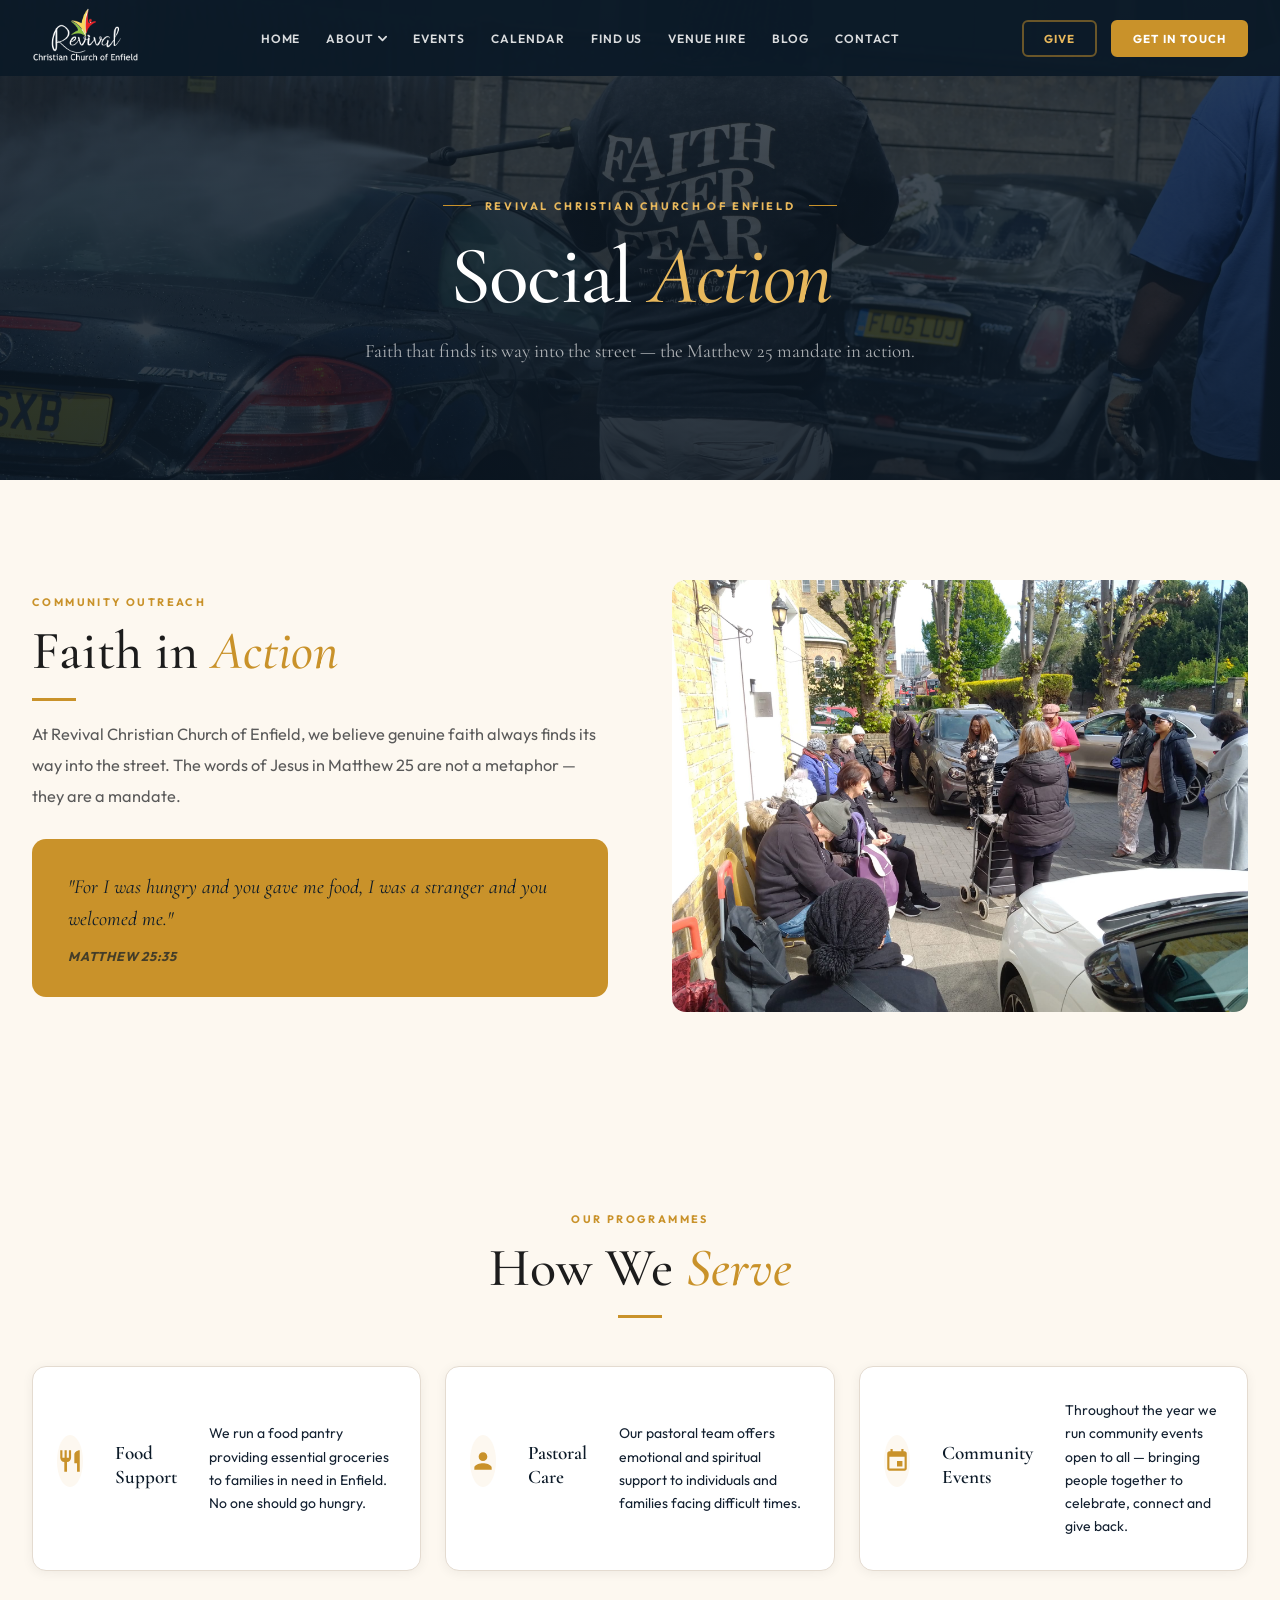
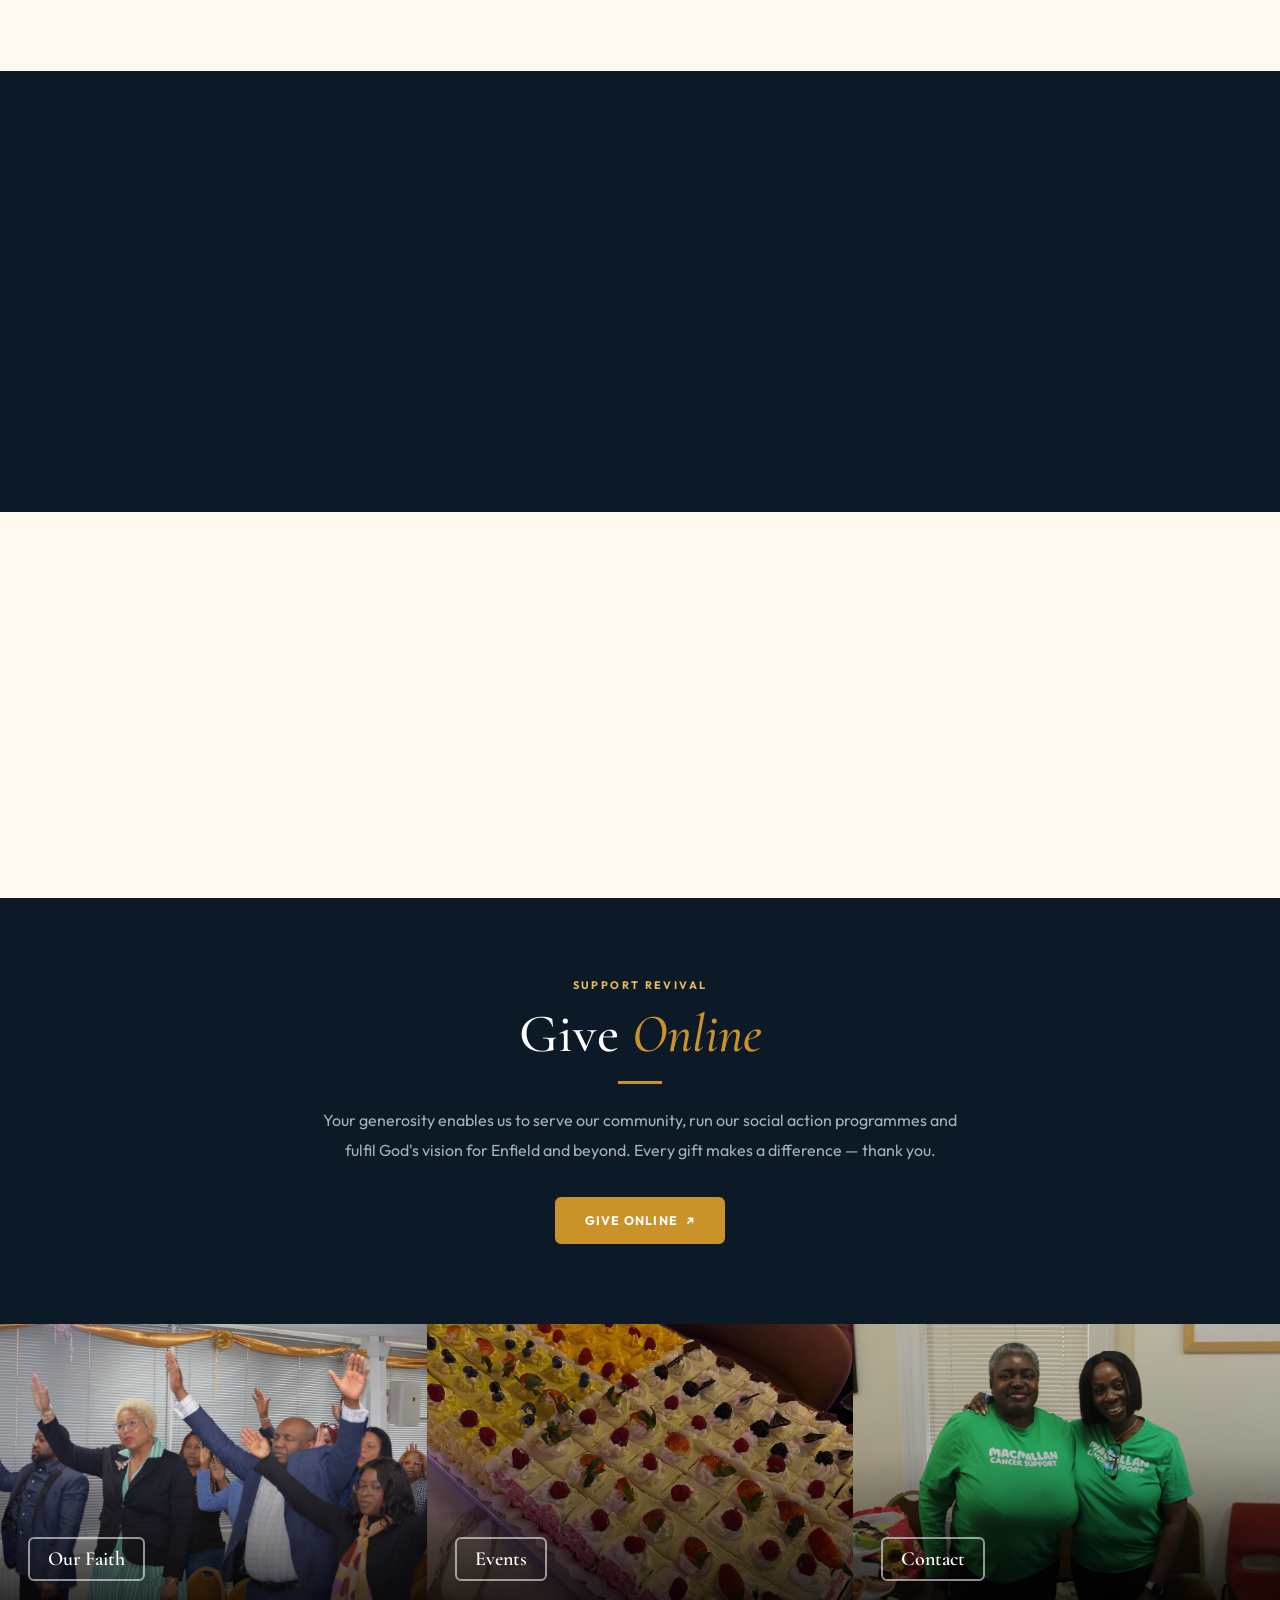
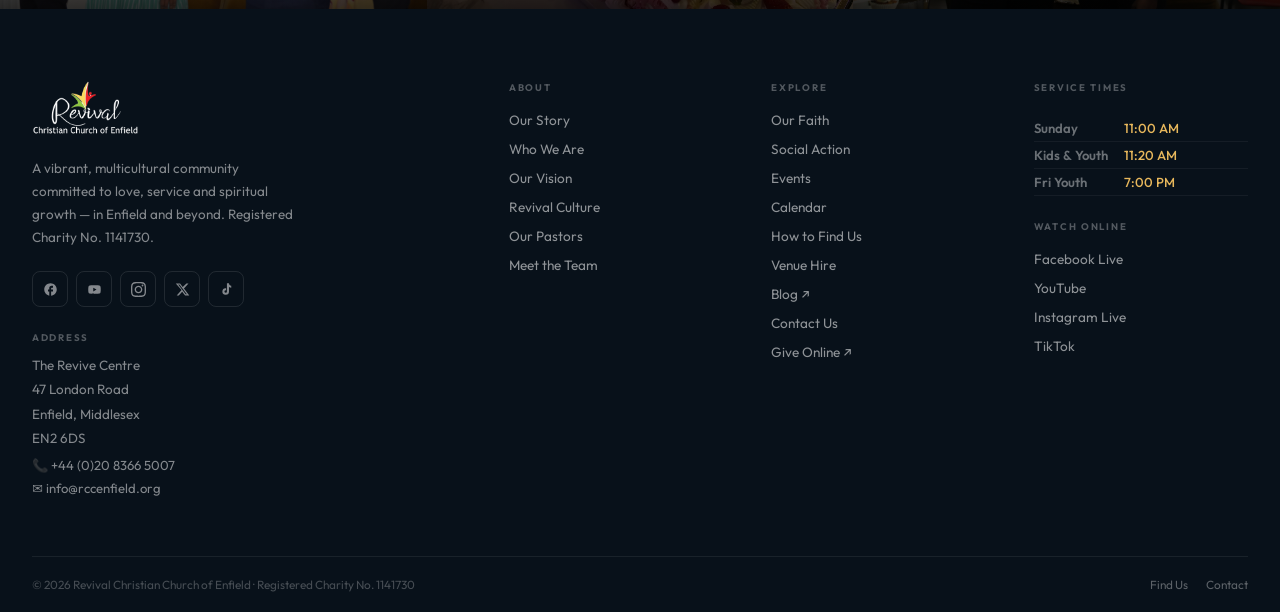
<file: social_action/index.html>
<!DOCTYPE html>
<html lang="en">
<head>
  <script src="/assets/js/google-analytics.js"></script>
  <meta charset="UTF-8">
  <meta name="viewport" content="width=device-width, initial-scale=1.0">
  <title>Social Action | Revival Christian Church of Enfield</title>
  <meta name="description" content="Revival Church Enfield's community outreach — food support, pastoral care, and practical love through the Matthew 25 Foundation.">
  <meta property="og:title" content="Social Action | Revival Christian Church of Enfield">
  <meta property="og:description" content="At Revival, we believe genuine faith always finds its way into the street. The Matthew 25 mandate is not a metaphor — it is a mandate.">
  <meta property="og:type" content="website">
  <meta property="og:url" content="https://rccenfield.org/social_action/">
  <meta name="robots" content="index, follow">
  <link rel="canonical" href="https://rccenfield.org/social_action/">
  <script type="application/ld+json">{"@context":"https://schema.org","@type":"Church","name":"Revival Christian Church of Enfield","url":"https://rccenfield.org","telephone":"+442083665007","email":"info@rccenfield.org","address":{"@type":"PostalAddress","streetAddress":"47 London Road","addressLocality":"Enfield","addressRegion":"Middlesex","postalCode":"EN2 6DS","addressCountry":"GB"}}</script>
  <link rel="preconnect" href="https://fonts.googleapis.com">
  <link rel="preconnect" href="https://fonts.gstatic.com" crossorigin>
  <link href="https://fonts.googleapis.com/css2?family=Cormorant+Garamond:ital,wght@0,400;0,500;0,600;0,700;1,400;1,600&family=Outfit:wght@300;400;500;600;700&display=swap" rel="stylesheet">
  <link rel="stylesheet" href="../css/global.css">
  <style>
    .sa-intro-grid { display: grid; grid-template-columns: 1fr 1fr; gap: 64px; align-items: center; }
    .scripture-block { background: var(--gold); border-radius: var(--rl); padding: 32px 36px; margin-top: 28px; }
    .scripture-block blockquote { font-family: 'Cormorant Garamond',serif; font-size: 1.25rem; font-style: italic; color: var(--navy); line-height: 1.6; margin: 0 0 10px; }
    .scripture-block cite { font-family: 'Outfit',sans-serif; font-size: .8rem; font-weight: 700; color: var(--navy); opacity: .7; letter-spacing: .06em; text-transform: uppercase; }
    .prog-cards  { display: grid; grid-template-columns: repeat(3,1fr); gap: 24px; }
    .prog-card   { background: #fff; border-radius: var(--rl); padding: 32px 24px; box-shadow: 0 2px 12px rgba(0,0,0,.06); }
    .prog-card-ico { width: 52px; height: 52px; border-radius: 50%; background: var(--cream); display: flex; align-items: center; justify-content: center; margin-bottom: 16px; }
    .prog-card-ico svg { width: 26px; height: 26px; fill: var(--gold); }
    .prog-card h3 { font-family: 'Cormorant Garamond',serif; font-size: 1.2rem; font-weight: 600; color: var(--navy); margin-bottom: 8px; }
    .prog-card p  { font-family: 'Outfit',sans-serif; font-size: .875rem; color: var(--navy2); line-height: 1.65; }
    .m25-block   { background: var(--navy); border-radius: var(--rl); padding: 48px; text-align: center; }
    .m25-block .st { color: #fff; font-size: clamp(24px,3vw,38px); }
    .m25-block .st em { font-style: italic; color: var(--glt); }
    .m25-block .sb { color: rgba(255,255,255,.65); max-width: 640px; margin: 16px auto 0; }
    .cta-band    { background: var(--gold); border-radius: var(--rl); padding: 44px 48px; display: grid; grid-template-columns: 1fr auto; gap: 32px; align-items: center; }
    .cta-band .st { color: var(--navy); font-size: clamp(22px,2.5vw,30px); }
    .cta-band .sb { color: rgba(12,26,40,.75); margin-top: 8px; }
    @media (max-width: 900px) {
      .sa-intro-grid { grid-template-columns: 1fr; }
      .prog-cards { grid-template-columns: 1fr; }
      .cta-band { grid-template-columns: 1fr; text-align: center; }
      .cta-band > div:last-child { text-align: center; }
    }
  </style>
</head>
<body>

<!-- ════════════ NAV ════════════ -->
<nav class="nav dark" id="nav" role="navigation" aria-label="Main navigation">
  <div class="nav-in">
    <a href="../" class="nav-logo" aria-label="Revival Christian Church of Enfield – Home">
      <img src="../assets/img/logo.png" alt="Revival Christian Church of Enfield" class="logo-img">
    </a>
    <ul class="nav-links" role="list">
      <li class="ni"><a href="../" class="nl">Home</a></li>
      <li class="ni">
        <button class="nl" aria-haspopup="true" aria-expanded="false">About <svg class="chev" viewBox="0 0 10 6"><path d="M1 1l4 4 4-4" stroke-linecap="round" stroke-linejoin="round"/></svg></button>
        <div class="drop" role="menu">
          <a href="../background/" role="menuitem">Our Story</a>
          <a href="../who_we_are/" role="menuitem">Who We Are</a>
          <a href="../our_vision/" role="menuitem">Our Vision</a>
          <a href="../culture/" role="menuitem">Revival Culture</a>
          <a href="../our_faith/" role="menuitem">Our Faith</a>
          <a href="../social_action/" role="menuitem" aria-current="page">Social Action</a>
          <div class="dd"></div>
          <a href="../our_pastors/" role="menuitem">Our Pastors</a>
          <a href="../our_workforce/" role="menuitem">Meet the Team</a>
        </div>
      </li>
      <li class="ni"><a href="../events/" class="nl">Events</a></li>
      <li class="ni"><a href="../calendar/" class="nl">Calendar</a></li>
      <li class="ni"><a href="../how_to_find_us/" class="nl">Find Us</a></li>
      <li class="ni"><a href="../venue_hire/" class="nl">Venue Hire</a></li>
      <li class="ni"><a href="https://blog.rccenfield.org/" class="nl" target="_blank" rel="noopener">Blog</a></li>
      <li class="ni"><a href="../contact/" class="nl">Contact</a></li>
    </ul>
    <div style="display:flex;align-items:center;gap:14px;flex-shrink:0;">
      <a href="https://rcce.churchsuite.com/donate/" target="_blank" rel="noopener" class="btn-nav-give">Give</a>
      <a href="../contact/" class="btn-nav">Get in Touch</a>
      <button class="burger" id="burger" aria-label="Open menu" aria-expanded="false"><span></span><span></span><span></span></button>
    </div>
  </div>
</nav>

<!-- Mobile Menu -->
<div class="mob" id="mob" role="dialog" aria-modal="true" aria-label="Navigation">
  <span class="mob-sec">Menu</span>
  <a href="../">Home</a>
  <span class="mob-sec">About</span>
  <a href="../background/">Our Story</a>
  <a href="../who_we_are/">Who We Are</a>
  <a href="../our_vision/">Our Vision</a>
  <a href="../culture/">Revival Culture</a>
  <a href="../our_faith/">Our Faith</a>
  <a href="../social_action/">Social Action</a>
  <a href="../our_pastors/">Our Pastors</a>
  <a href="../our_workforce/">Meet the Team</a>
  <span class="mob-sec">Explore</span>
  <a href="../events/">Events</a>
  <a href="../calendar/">Calendar</a>
  <a href="../how_to_find_us/">How to Find Us</a>
  <a href="../venue_hire/">Venue Hire</a>
  <a href="https://blog.rccenfield.org/" target="_blank" rel="noopener">Blog ↗</a>
  <a href="../contact/">Contact</a>
  <a href="https://rcce.churchsuite.com/donate/" target="_blank" rel="noopener">Give Online ↗</a>
  <a href="../contact/" class="mob-cta">Get in Touch →</a>
</div>

<!-- ════════════ PAGE HERO ════════════ -->
<section class="page-hero" aria-labelledby="ph-h1">
  <div class="page-hero-bg" aria-hidden="true">
    <!--
      📷 HERO PHOTO — A community outreach / give-back image.
      <img src="../images/social-action-hero.jpg" alt="Revival Church Enfield community social action" class="page-hero-img">
    -->
      <img src="/assets/img/community/car-wash2.webp" alt="Revival Church Enfield community social action" class="page-hero-img">
    <div class="page-hero-ph">
      <span class="page-hero-ph-label">
        <svg viewBox="0 0 24 24"><path d="M20 5h-3.17L15 3H9L7.17 5H4c-1.1 0-2 .9-2 2v12c0 1.1.9 2 2 2h16c1.1 0 2-.9 2-2V7c0-1.1-.9-2-2-2zm-8 13c-2.76 0-5-2.24-5-5s2.24-5 5-5 5 2.24 5 5-2.24 5-5 5zm0-8c-1.65 0-3 1.35-3 3s1.35 3 3 3 3-1.35 3-3-1.35-3-3-3z"/></svg>
        Add Hero Photo — community give-back / outreach
      </span>
    </div>
    <div class="page-hero-overlay"></div>
  </div>
  <div class="page-hero-c">
    <p class="page-hero-ey">Revival Christian Church of Enfield</p>
    <h1 class="page-hero-h1" id="ph-h1">Social <em>Action</em></h1>
    <p class="page-hero-sub">Faith that finds its way into the street — the Matthew 25 mandate in action.</p>
  </div>
</section>

<!-- ════════════ INTRO ════════════ -->
<section class="sec" style="background:var(--cream);" aria-labelledby="sa-h">
  <div class="sec-in">
    <div class="sa-intro-grid">
      <div class="reveal">
        <p class="ey">Community Outreach</p>
        <h2 class="st" id="sa-h">Faith in <em>Action</em></h2>
        <div class="gbar"></div>
        <p class="sb">At Revival Christian Church of Enfield, we believe genuine faith always finds its way into the street. The words of Jesus in Matthew 25 are not a metaphor — they are a mandate.</p>
        <div class="scripture-block">
          <blockquote>"For I was hungry and you gave me food, I was a stranger and you welcomed me."</blockquote>
          <cite>Matthew 25:35</cite>
        </div>
      </div>
      <div class="reveal">
        <!--
          📷 SOCIAL ACTION PHOTO — A photo showing community outreach, food support or volunteering.
          <img src="../images/social-action.jpg" alt="Revival Church Enfield community social action and outreach">
        -->
        <img src="/assets/img/community/food-pantry.jpeg" alt="Revival Church Enfield community social action and outreach" style="width:100%;aspect-ratio:4/3;object-fit:cover;border-radius:14px;display:block;">
      </div>
    </div>
  </div>
</section>

<!-- ════════════ PROGRAMMES ════════════ -->
<section class="sec" aria-labelledby="progs-h">
  <div class="sec-in">
    <div style="text-align:center;max-width:600px;margin:0 auto 48px;" class="reveal">
      <p class="ey">Our Programmes</p>
      <h2 class="st" id="progs-h">How We <em>Serve</em></h2>
      <div class="gbar" style="margin:18px auto;"></div>
    </div>
    <div class="prog-cards reveal">
      <div class="prog-card">
        <div class="prog-card-ico">
          <svg viewBox="0 0 24 24"><path d="M11 9H9V2H7v7H5V2H3v7c0 2.12 1.66 3.84 3.75 3.97V22h2.5v-9.03C11.34 12.84 13 11.12 13 9V2h-2v7zm5-3v8h2.5v8H21V2c-2.76 0-5 2.24-5 4z"/></svg>
        </div>
        <h3>Food Support</h3>
        <p>We run a food pantry providing essential groceries to families in need in Enfield. No one should go hungry.</p>
      </div>
      <div class="prog-card">
        <div class="prog-card-ico">
          <svg viewBox="0 0 24 24"><path d="M12 12c2.21 0 4-1.79 4-4s-1.79-4-4-4-4 1.79-4 4 1.79 4 4 4zm0 2c-2.67 0-8 1.34-8 4v2h16v-2c0-2.66-5.33-4-8-4z"/></svg>
        </div>
        <h3>Pastoral Care</h3>
        <p>Our pastoral team offers emotional and spiritual support to individuals and families facing difficult times.</p>
      </div>
      <div class="prog-card">
        <div class="prog-card-ico">
          <svg viewBox="0 0 24 24"><path d="M17 12h-5v5h5v-5zM16 1v2H8V1H6v2H5c-1.11 0-1.99.9-1.99 2L3 19c0 1.1.89 2 2 2h14c1.1 0 2-.9 2-2V5c0-1.1-.9-2-2-2h-1V1h-2zm3 18H5V8h14v11z"/></svg>
        </div>
        <h3>Community Events</h3>
        <p>Throughout the year we run community events open to all — bringing people together to celebrate, connect and give back.</p>
      </div>
    </div>
  </div>
</section>

<!-- ════════════ MATTHEW 25 FOUNDATION ════════════ -->
<section class="sec" style="background:var(--navy);" aria-label="Matthew 25 Foundation">
  <div class="sec-in">
    <div class="m25-block reveal">
      <p class="ey" style="color:var(--glt);">Our Foundation</p>
      <h2 class="st">Matthew 25 <em>Foundation</em></h2>
      <p class="sb">Our social action work is inspired by and operated through the Matthew 25 Foundation — putting faith into action for Enfield's most vulnerable.</p>
    </div>
  </div>
</section>

<!-- ════════════ GET INVOLVED ════════════ -->
<section class="sec" style="background:var(--cream);" aria-label="Get involved">
  <div class="sec-in">
    <div class="cta-band reveal">
      <div>
        <p class="ey" style="color:var(--navy);">Get Involved</p>
        <h2 class="st">Want to Volunteer <em>or Partner With Us?</em></h2>
        <p class="sb">Contact us today to find out how you can support social action in Enfield.</p>
      </div>
      <div>
        <a href="../contact/" class="btn bn" style="white-space:nowrap;">Contact Us</a>
      </div>
    </div>
  </div>
</section>

<!-- ════════════ GIVE ONLINE ════════════ -->
<section class="give-cta" aria-labelledby="give-sa-h">
  <div class="give-cta-in">
    <p class="ey ey-lt">Support Revival</p>
    <h2 class="st st-wht" id="give-sa-h">Give <em>Online</em></h2>
    <div class="gbar" style="margin:18px auto;"></div>
    <p class="give-cta-p">Your generosity enables us to serve our community, run our social action programmes and fulfil God's vision for Enfield and beyond. Every gift makes a difference — thank you.</p>
    <div class="give-cta-acts">
      <a href="https://rcce.churchsuite.com/donate/" target="_blank" rel="noopener" class="btn bg">Give Online <span aria-hidden="true">↗</span></a>
    </div>
  </div>
</section>

<!-- ════════════ CROSS LINKS ════════════ -->
<div class="xlinks" aria-label="Explore more">
  <div class="xlinks-grid">
    <a href="../our_faith/" class="xl">
      <div class="xl-ph-wrap">
        <div class="ph" style="height:100%;border-radius:0;border:none;">
          <img src="/assets/img/congregation.webp" alt="Revival Church Enfield community gathering">
        </div>
      </div>
      <div class="xl-over"><span class="xl-title">Our Faith</span></div>
    </a>
    <a href="../events/" class="xl">
      <div class="xl-ph-wrap">
        <div class="ph" style="height:100%;border-radius:0;border:none;">
          <img src="/assets/img/food.webp" alt="Revival Church Enfield community gathering">
        </div>
      </div>
      <div class="xl-over"><span class="xl-title">Events</span></div>
    </a>
    <a href="../contact/" class="xl">
      <div class="xl-ph-wrap">
        <div class="ph" style="height:100%;border-radius:0;border:none;">
          <img src="/assets/img/contact.webp" alt="Revival Church Enfield community gathering">
        </div>
      </div>
      <div class="xl-over"><span class="xl-title">Contact</span></div>
    </a>
  </div>
</div>

<!-- ════════════ FOOTER ════════════ -->
<footer role="contentinfo">
  <div class="fg">
    <div>
      <img src="../assets/img/logo.png" alt="Revival Christian Church of Enfield" class="f-logo-img">
      <p class="f-tag">A vibrant, multicultural community committed to love, service and spiritual growth — in Enfield and beyond. Registered Charity No. 1141730.</p>
      <div class="fsocs" aria-label="Social media">
        <a href="https://facebook.com/rccenfield" target="_blank" rel="noopener" class="fsoc" aria-label="Facebook"><svg viewBox="0 0 24 24"><path d="M22 12c0-5.52-4.48-10-10-10S2 6.48 2 12c0 4.84 3.44 8.87 8 9.8V15H8v-3h2V9.5C10 7.57 11.57 6 13.5 6H16v3h-2c-.55 0-1 .45-1 1v2h3v3h-3v6.95c5.05-.5 9-4.76 9-9.95z"/></svg></a>
        <a href="https://youtube.com/@rccenfield" target="_blank" rel="noopener" class="fsoc" aria-label="YouTube"><svg viewBox="0 0 24 24"><path d="M21.58 7.19c-.23-.86-.91-1.54-1.77-1.77C18.25 5 12 5 12 5s-6.25 0-7.81.42c-.86.23-1.54.91-1.77 1.77C2 8.75 2 12 2 12s0 3.25.42 4.81c.23.86.91 1.54 1.77 1.77C5.75 19 12 19 12 19s6.25 0 7.81-.42c.86-.23 1.54-.91 1.77-1.77C22 15.25 22 12 22 12s0-3.25-.42-4.81zM10 15V9l5.2 3L10 15z"/></svg></a>
        <a href="https://instagram.com/rccenfield" target="_blank" rel="noopener" class="fsoc" aria-label="Instagram"><svg viewBox="0 0 24 24"><path d="M12 2.163c3.204 0 3.584.012 4.85.07 3.252.148 4.771 1.691 4.919 4.919.058 1.265.069 1.645.069 4.849 0 3.205-.012 3.584-.069 4.849-.149 3.225-1.664 4.771-4.919 4.919-1.266.058-1.644.07-4.85.07-3.204 0-3.584-.012-4.849-.07-3.26-.149-4.771-1.699-4.919-4.92-.058-1.265-.07-1.644-.07-4.849 0-3.204.013-3.583.07-4.849.149-3.227 1.664-4.771 4.919-4.919 1.266-.057 1.645-.069 4.849-.069zm0-2.163c-3.259 0-3.667.014-4.947.072-4.358.2-6.78 2.618-6.98 6.98-.059 1.281-.073 1.689-.073 4.948 0 3.259.014 3.668.072 4.948.2 4.358 2.618 6.78 6.98 6.98 1.281.058 1.689.072 4.948.072 3.259 0 3.668-.014 4.948-.072 4.354-.2 6.782-2.618 6.979-6.98.059-1.28.073-1.689.073-4.948 0-3.259-.014-3.667-.072-4.947-.196-4.354-2.617-6.78-6.979-6.98-1.281-.059-1.69-.073-4.949-.073zm0 5.838c-3.403 0-6.162 2.759-6.162 6.162s2.759 6.163 6.162 6.163 6.162-2.759 6.162-6.163c0-3.403-2.759-6.162-6.162-6.162zm0 10.162c-2.209 0-4-1.79-4-4 0-2.209 1.791-4 4-4s4 1.791 4 4c0 2.21-1.791 4-4 4zm6.406-11.845c-.796 0-1.441.645-1.441 1.44s.645 1.44 1.441 1.44c.795 0 1.439-.645 1.439-1.44s-.644-1.44-1.439-1.44z"/></svg></a>
        <a href="https://twitter.com/rccenfield" target="_blank" rel="noopener" class="fsoc" aria-label="X / Twitter"><svg viewBox="0 0 24 24"><path d="M18.244 2.25h3.308l-7.227 8.26 8.502 11.24H16.17l-4.714-6.231-5.401 6.231H2.746l7.73-8.835L1.254 2.25H8.08l4.253 5.622zm-1.161 17.52h1.833L7.084 4.126H5.117z"/></svg></a>
        <a href="https://www.tiktok.com/@rccenfield" target="_blank" rel="noopener" class="fsoc" aria-label="TikTok"><svg viewBox="0 0 24 24"><path d="M12.7 2h3.2c.3 2.1 1.5 3.7 3.7 4v3.2c-1.3 0-2.5-.4-3.6-1.1v7.2a5.3 5.3 0 1 1-4.6-5.3v3.4a2 2 0 1 0 1.3 1.9V2z"/></svg></a>
      </div>
      <div class="faddr">
        <h5>Address</h5>
        <p>The Revive Centre<br>47 London Road<br>Enfield, Middlesex<br>EN2 6DS</p>
        <a href="tel:+442083665007">📞 +44 (0)20 8366 5007</a>
        <a href="mailto:info@rccenfield.org">✉ info@rccenfield.org</a>
      </div>
    </div>
    <div class="fc">
      <h5>About</h5>
      <ul>
        <li><a href="../background/">Our Story</a></li>
        <li><a href="../who_we_are/">Who We Are</a></li>
        <li><a href="../our_vision/">Our Vision</a></li>
        <li><a href="../culture/">Revival Culture</a></li>
        <li><a href="../our_pastors/">Our Pastors</a></li>
        <li><a href="../our_workforce/">Meet the Team</a></li>
      </ul>
    </div>
    <div class="fc">
      <h5>Explore</h5>
      <ul>
        <li><a href="../our_faith/">Our Faith</a></li>
        <li><a href="../social_action/">Social Action</a></li>
        <li><a href="../events/">Events</a></li>
        <li><a href="../calendar/">Calendar</a></li>
        <li><a href="../how_to_find_us/">How to Find Us</a></li>
        <li><a href="../venue_hire/">Venue Hire</a></li>
        <li><a href="https://blog.rccenfield.org/" target="_blank" rel="noopener">Blog ↗</a></li>
        <li><a href="../contact/">Contact Us</a></li>
        <li><a href="https://rcce.churchsuite.com/donate/" target="_blank" rel="noopener">Give Online ↗</a></li>
      </ul>
    </div>
    <div class="fc">
      <h5>Service Times</h5>
      <div class="ftimes">
        <div class="ftr"><span class="fday">Sunday</span><span class="fval">11:00 AM</span></div>
        <div class="ftr"><span class="fday">Kids &amp; Youth</span><span class="fval">11:20 AM</span></div>
        <div class="ftr"><span class="fday">Fri Youth</span><span class="fval">7:00 PM</span></div>
      </div>
      <div style="margin-top:24px;">
        <h5>Watch Online</h5>
        <ul>
          <li><a href="https://facebook.com/rccenfield" target="_blank" rel="noopener">Facebook Live</a></li>
          <li><a href="https://youtube.com/@rccenfield" target="_blank" rel="noopener">YouTube</a></li>
          <li><a href="https://instagram.com/rccenfield" target="_blank" rel="noopener">Instagram Live</a></li>
          <li><a href="https://www.tiktok.com/@rccenfield" target="_blank" rel="noopener">TikTok</a></li>
        </ul>
      </div>
    </div>
  </div>
  <div class="fbot">
    <p>© <span id="cyr">2025</span> Revival Christian Church of Enfield · Registered Charity No. 1141730</p>
    <div class="fbot-links">
      <a href="../how_to_find_us/">Find Us</a>
      <a href="../contact/">Contact</a>
    </div>
  </div>
</footer>

<a href="#" class="btt" id="btt" aria-label="Back to top">
  <svg viewBox="0 0 24 24"><path d="M18 15l-6-6-6 6" stroke-linecap="round" stroke-linejoin="round"/></svg>
</a>

<script>
  const nav = document.getElementById('nav');
  const btt = document.getElementById('btt');
  const onScroll = () => {
    nav.classList.toggle('scrolled', window.scrollY > 40);
    btt.classList.toggle('show', window.scrollY > 500);
  };
  window.addEventListener('scroll', onScroll, {passive:true}); onScroll();
  const burger = document.getElementById('burger');
  const mob    = document.getElementById('mob');
  burger.addEventListener('click', () => {
    const open = mob.classList.toggle('open');
    burger.classList.toggle('open', open);
    burger.setAttribute('aria-expanded', open);
    document.body.style.overflow = open ? 'hidden' : '';
  });
  mob.querySelectorAll('a').forEach(a => a.addEventListener('click', () => {
    mob.classList.remove('open'); burger.classList.remove('open');
    burger.setAttribute('aria-expanded','false'); document.body.style.overflow='';
  }));
  btt.addEventListener('click', e => { e.preventDefault(); window.scrollTo({top:0,behavior:'smooth'}); });
  const obs = new IntersectionObserver(entries => {
    entries.forEach((e, i) => {
      if (e.isIntersecting) { setTimeout(() => e.target.classList.add('revealed'), i * 70); obs.unobserve(e.target); }
    });
  }, {threshold: 0.1});
  document.querySelectorAll('.reveal').forEach(el => obs.observe(el));
  var cyr=document.getElementById('cyr');if(cyr)cyr.textContent=new Date().getFullYear();
</script>
</body>
</html>
</file>
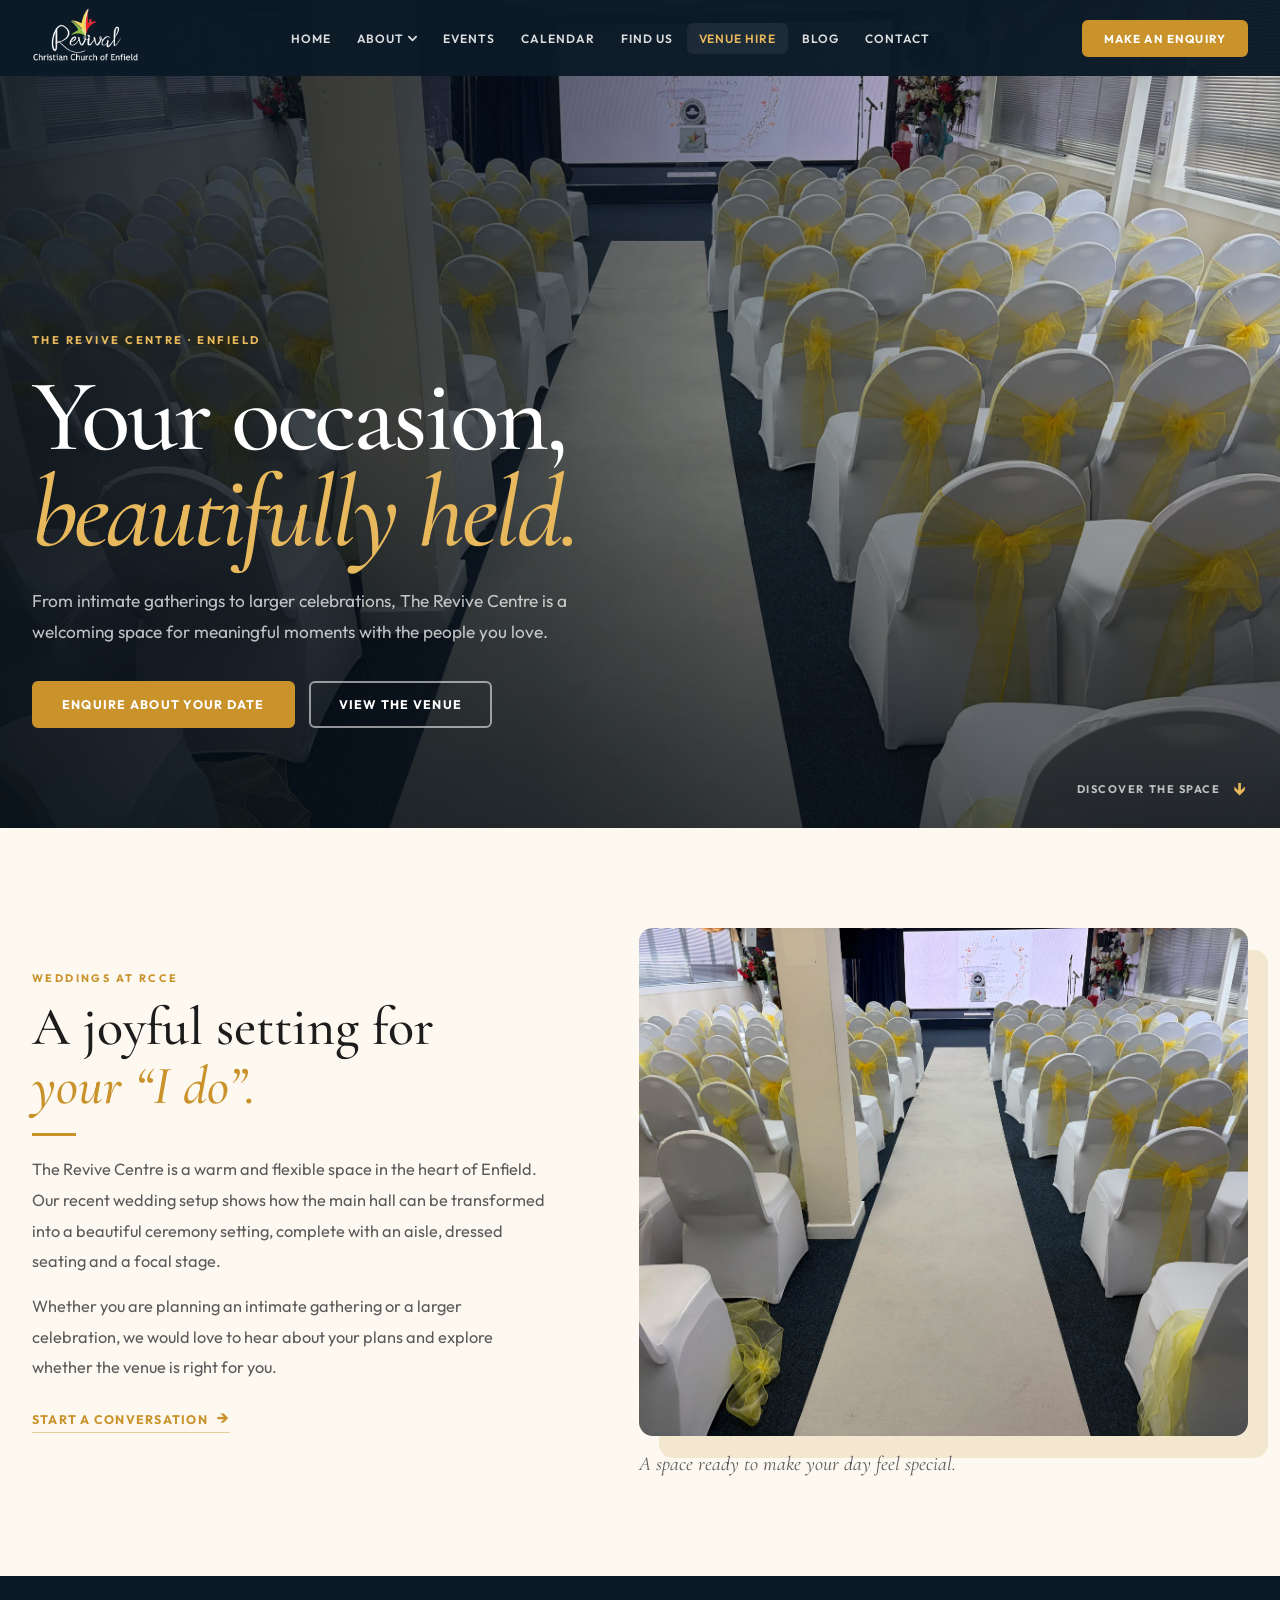
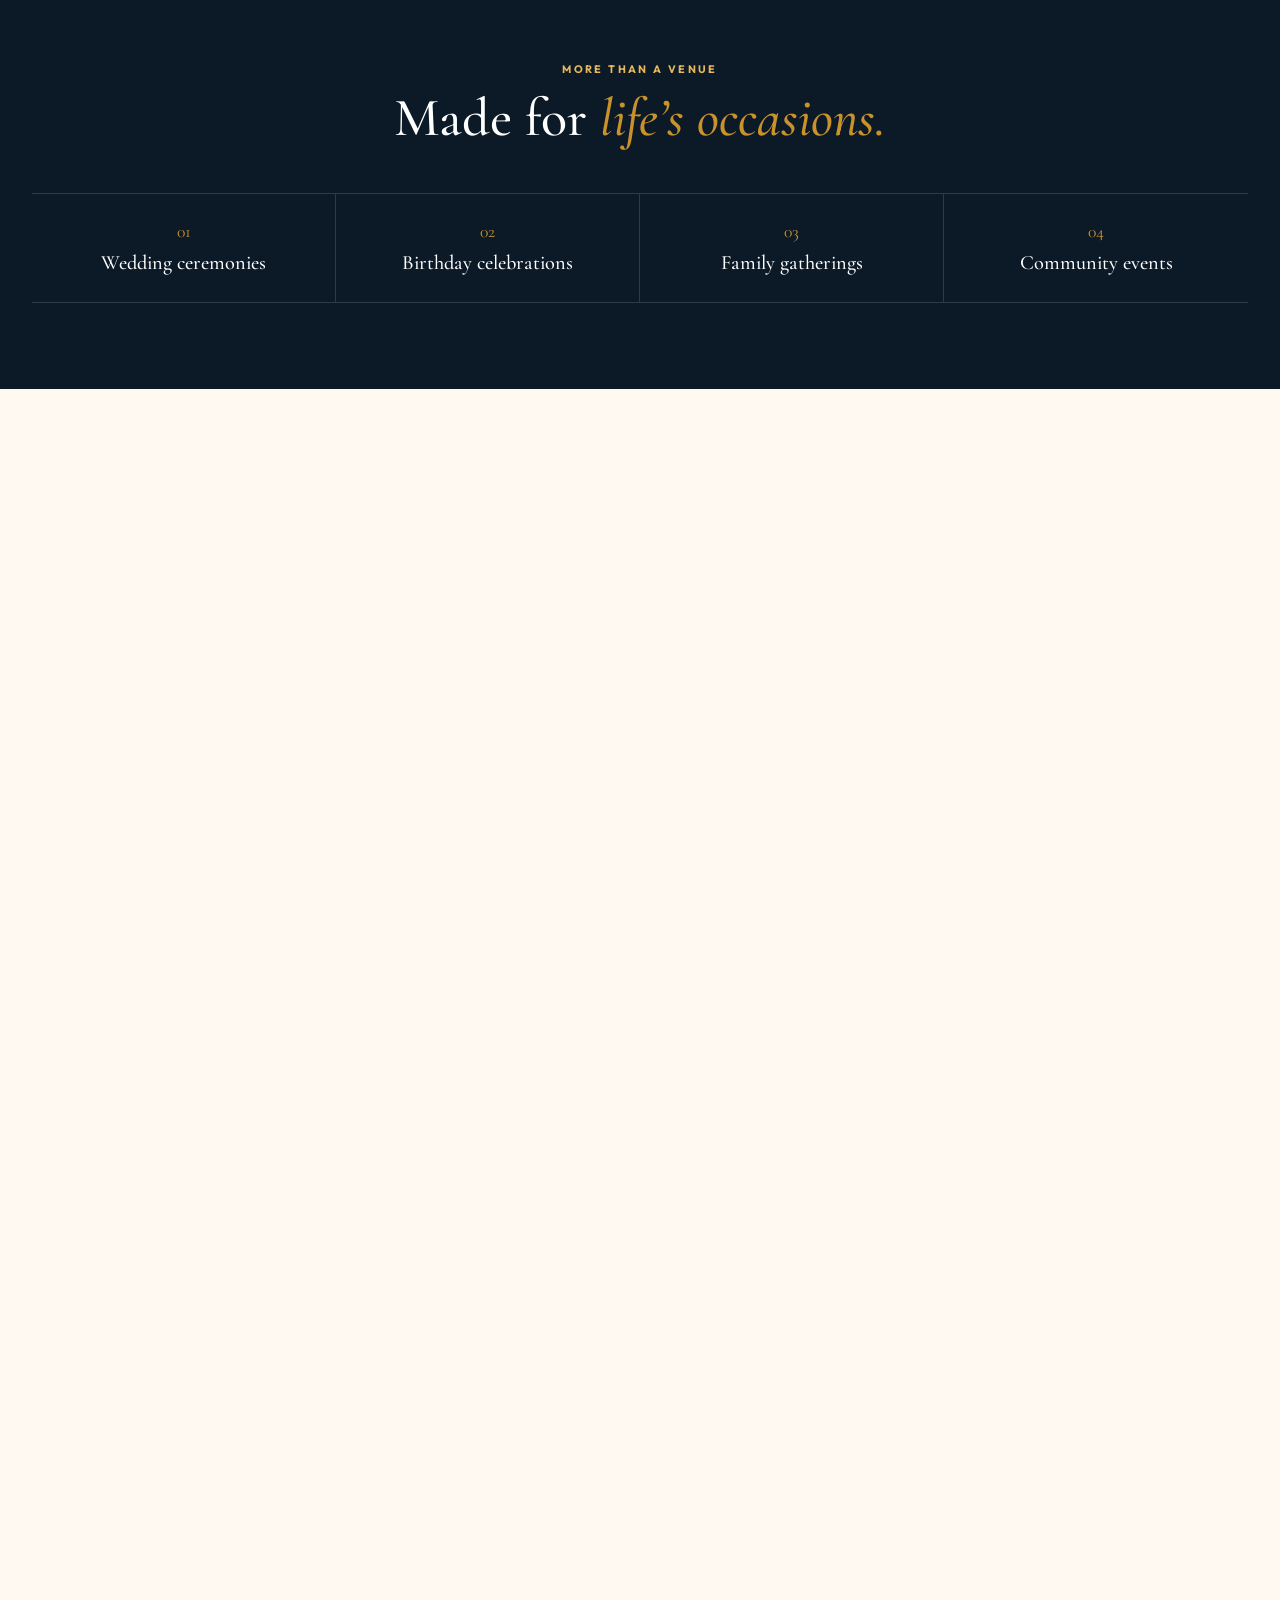
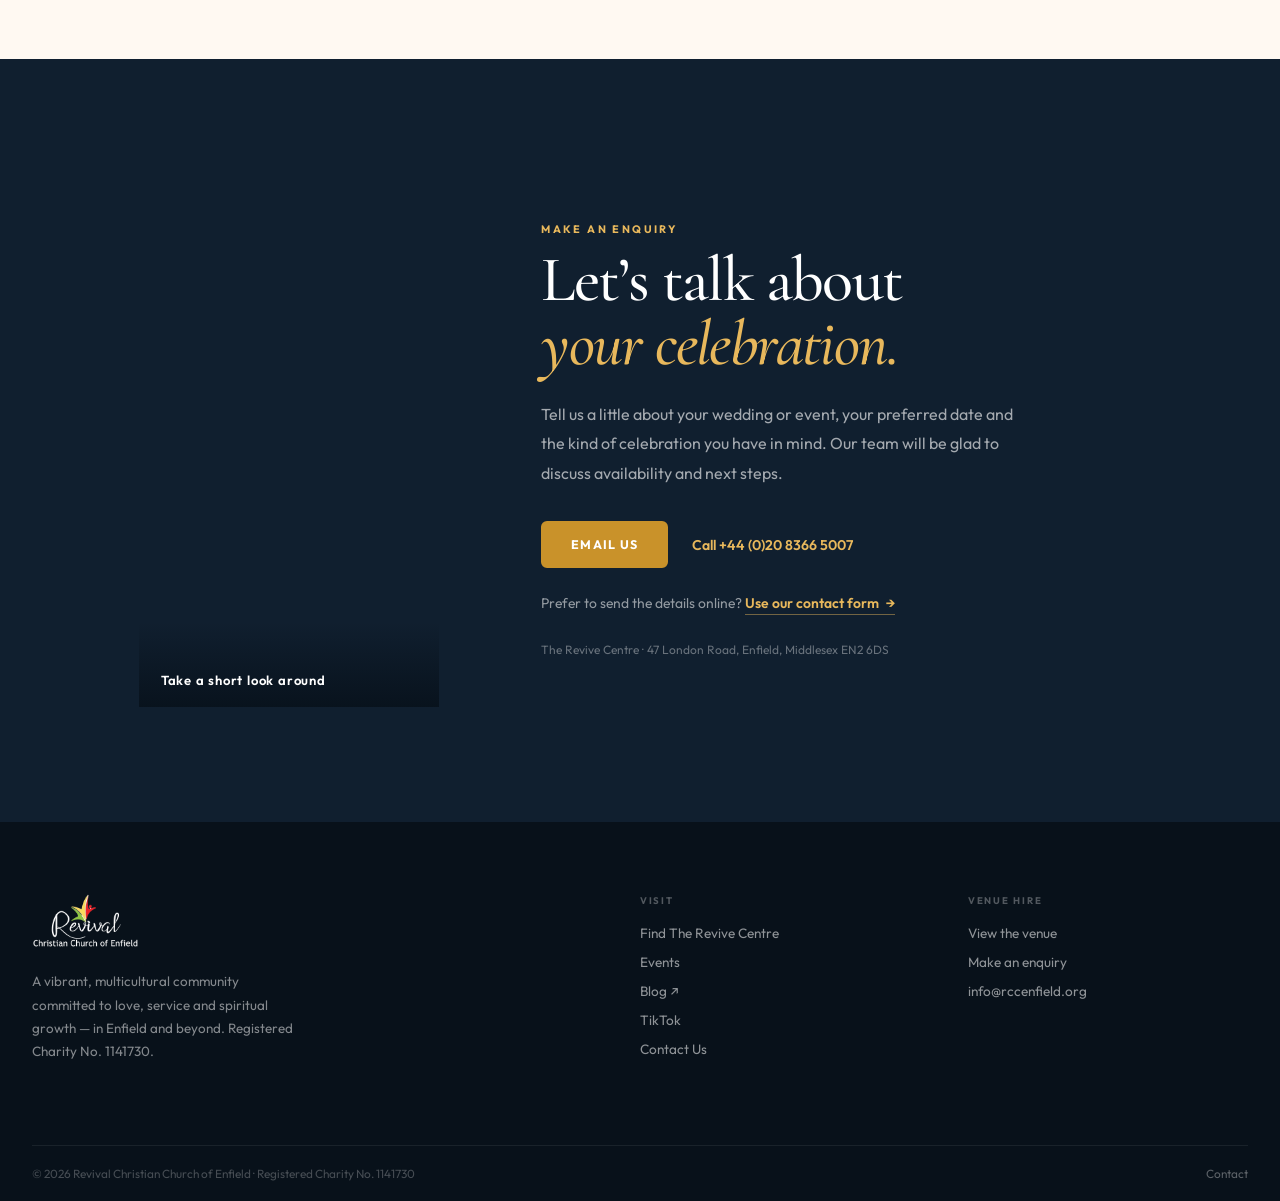
<file: venue_hire/index.html>
<!DOCTYPE html>
<html lang="en">
<head>
  <script src="/assets/js/google-analytics.js"></script>
  <meta charset="UTF-8">
  <meta name="viewport" content="width=device-width, initial-scale=1.0">
  <title>Wedding &amp; Venue Hire | The Revive Centre, Enfield | RCCE</title>
  <meta name="description" content="Celebrate your wedding or special occasion at The Revive Centre in Enfield. A welcoming, versatile venue from Revival Christian Church of Enfield.">
  <meta property="og:title" content="Wedding &amp; Venue Hire | The Revive Centre, Enfield">
  <meta property="og:description" content="A welcoming Enfield venue for wedding ceremonies, celebrations and community events.">
  <meta property="og:type" content="website">
  <meta property="og:url" content="https://rccenfield.org/venue_hire/">
  <link rel="canonical" href="https://rccenfield.org/venue_hire/">
  <link rel="preconnect" href="https://fonts.googleapis.com">
  <link rel="preconnect" href="https://fonts.gstatic.com" crossorigin>
  <link href="https://fonts.googleapis.com/css2?family=Cormorant+Garamond:ital,wght@0,400;0,500;0,600;0,700;1,400;1,600&amp;family=Outfit:wght@300;400;500;600;700&amp;display=swap" rel="stylesheet">
  <link rel="stylesheet" href="../css/global.css">
  <link rel="stylesheet" href="../css/venue-hire.css">
</head>
<body>
  <nav class="nav dark" id="nav" role="navigation" aria-label="Main navigation">
    <div class="nav-in">
      <a href="../" class="nav-logo" aria-label="Revival Christian Church of Enfield – Home"><img src="../assets/img/logo.png" alt="Revival Christian Church of Enfield" class="logo-img"></a>
      <ul class="nav-links" role="list">
        <li class="ni"><a href="../" class="nl">Home</a></li>
        <li class="ni"><button class="nl" aria-haspopup="true" aria-expanded="false">About <svg class="chev" viewBox="0 0 10 6"><path d="M1 1l4 4 4-4" stroke-linecap="round" stroke-linejoin="round"/></svg></button><div class="drop" role="menu"><a href="../background/" role="menuitem">Our Story</a><a href="../who_we_are/" role="menuitem">Who We Are</a><a href="../our_vision/" role="menuitem">Our Vision</a><a href="../culture/" role="menuitem">Revival Culture</a><a href="../our_faith/" role="menuitem">Our Faith</a><a href="../social_action/" role="menuitem">Social Action</a><div class="dd"></div><a href="../our_pastors/" role="menuitem">Our Pastors</a><a href="../our_workforce/" role="menuitem">Meet the Team</a></div></li>
        <li class="ni"><a href="../events/" class="nl">Events</a></li>
        <li class="ni"><a href="../calendar/" class="nl">Calendar</a></li>
        <li class="ni"><a href="../how_to_find_us/" class="nl">Find Us</a></li>
        <li class="ni"><a href="./" class="nl active">Venue Hire</a></li>
        <li class="ni"><a href="https://blog.rccenfield.org/" class="nl" target="_blank" rel="noopener">Blog</a></li>
        <li class="ni"><a href="../contact/" class="nl">Contact</a></li>
      </ul>
      <div style="display:flex;align-items:center;gap:14px;flex-shrink:0;">
        <a href="../contact/" class="btn-nav">Make an Enquiry</a>
        <button class="burger" id="burger" aria-label="Open menu" aria-expanded="false"><span></span><span></span><span></span></button>
      </div>
    </div>
  </nav>

  <div class="mob" id="mob" role="dialog" aria-modal="true" aria-label="Navigation">
    <span class="mob-sec">Menu</span>
    <a href="../">Home</a><span class="mob-sec">About</span><a href="../background/">Our Story</a><a href="../who_we_are/">Who We Are</a><a href="../our_vision/">Our Vision</a><a href="../culture/">Revival Culture</a><a href="../our_faith/">Our Faith</a><a href="../social_action/">Social Action</a><a href="../our_pastors/">Our Pastors</a><a href="../our_workforce/">Meet the Team</a><span class="mob-sec">Explore</span><a href="../events/">Events</a><a href="../calendar/">Calendar</a><a href="../how_to_find_us/">How to Find Us</a><a href="./">Venue Hire</a><a href="https://blog.rccenfield.org/" target="_blank" rel="noopener">Blog ↗</a><a href="../contact/">Contact</a>
    <a href="#enquire" class="mob-cta">Make an Enquiry →</a>
  </div>

  <main>
    <section class="venue-hero" aria-labelledby="venue-h1">
      <img src="../assets/img/weddings/IMG_0001.webp" alt="Wedding ceremony setup at The Revive Centre" class="venue-hero-img">
      <div class="venue-hero-shade"></div>
      <div class="venue-hero-c">
        <p class="venue-ey">The Revive Centre · Enfield</p>
        <h1 id="venue-h1">Your occasion,<br><em>beautifully held.</em></h1>
        <p>From intimate gatherings to larger celebrations, The Revive Centre is a welcoming space for meaningful moments with the people you love.</p>
        <div class="venue-actions"><a href="#enquire" class="btn bg">Enquire About Your Date</a><a href="#gallery" class="btn bwo">View the Venue</a></div>
      </div>
      <a class="venue-scroll" href="#welcome">Discover the space <span>↓</span></a>
    </section>

    <section id="welcome" class="venue-intro sec">
      <div class="sec-in intro-grid">
        <div class="intro-copy reveal">
          <p class="ey">Weddings at RCCE</p>
          <h2 class="st">A joyful setting for<br><em>your “I do”.</em></h2>
          <div class="gbar"></div>
          <p class="sb">The Revive Centre is a warm and flexible space in the heart of Enfield. Our recent wedding setup shows how the main hall can be transformed into a beautiful ceremony setting, complete with an aisle, dressed seating and a focal stage.</p>
          <p class="sb">Whether you are planning an intimate gathering or a larger celebration, we would love to hear about your plans and explore whether the venue is right for you.</p>
          <a href="#enquire" class="text-link">Start a conversation <span>→</span></a>
        </div>
        <figure class="intro-image reveal"><img src="../assets/img/weddings/IMG_0002.webp" alt="Decorated wedding seating inside The Revive Centre"><figcaption>A space ready to make your day feel special.</figcaption></figure>
      </div>
    </section>

    <section class="occasion-strip" aria-labelledby="occasions-h">
      <div class="sec-in">
        <p class="ey ey-lt">More than a venue</p>
        <h2 class="st st-wht" id="occasions-h">Made for <em>life’s occasions.</em></h2>
        <div class="occasion-list">
          <div><span>01</span><strong>Wedding ceremonies</strong></div>
          <div><span>02</span><strong>Birthday celebrations</strong></div>
          <div><span>03</span><strong>Family gatherings</strong></div>
          <div><span>04</span><strong>Community events</strong></div>
        </div>
      </div>
    </section>

    <section id="gallery" class="venue-gallery sec" aria-labelledby="gallery-h">
      <div class="sec-in">
        <div class="gallery-head reveal"><div><p class="ey">See the space</p><h2 class="st" id="gallery-h">Ceremonies and celebrations<br><em>at The Revive Centre.</em></h2></div><p class="sb">A glimpse of the room dressed for recent wedding ceremonies and celebrations.</p></div>
        <div class="gallery-grid">
          <figure class="gallery-card gallery-feature reveal"><img src="../assets/img/weddings/IMG_0003.webp" alt="Wedding aisle and decorated chairs at The Revive Centre"><figcaption>Light-filled ceremony space</figcaption></figure>
          <figure class="gallery-card reveal"><img src="../assets/img/weddings/IMG_0004.webp" alt="Wedding chairs arranged in The Revive Centre"><figcaption>Space for your guests</figcaption></figure>
          <figure class="gallery-card reveal"><img src="../assets/img/weddings/IMG_0005.webp" alt="Wedding decorations and stage at The Revive Centre"><figcaption>Dress it in your own style</figcaption></figure>
          <figure class="gallery-card reveal"><img src="../assets/img/venue-hire/IMG_0358.webp" alt="Tables arranged for a celebration at The Revive Centre"><figcaption>Welcoming tables for your celebration</figcaption></figure>
          <figure class="gallery-card reveal"><img src="../assets/img/venue-hire/IMG_0359.webp" alt="Decorated table setting at The Revive Centre"><figcaption>Thoughtful finishing touches</figcaption></figure>
          <figure class="gallery-card reveal"><img src="../assets/img/venue-hire/IMG_0360.webp" alt="Celebration tables and floral centrepieces at The Revive Centre"><figcaption>Room to gather together</figcaption></figure>
        </div>
      </div>
    </section>

    <section id="enquire" class="venue-enquiry" aria-labelledby="enquiry-h">
      <div class="enquiry-image"><figure class="enquiry-video-frame"><video autoplay muted loop playsinline preload="metadata" aria-label="Video tour of The Revive Centre set up for a celebration"><source src="../assets/img/venue-hire/IMG_0367-ezgif.com-mute-video.mp4" type="video/mp4">Your browser does not support the video tag.</video><figcaption>Take a short look around</figcaption></figure></div>
      <div class="enquiry-copy">
        <p class="ey" style="color:var(--glt);">Make an enquiry</p>
        <h2 id="enquiry-h">Let’s talk about<br><em>your celebration.</em></h2>
        <p>Tell us a little about your wedding or event, your preferred date and the kind of celebration you have in mind. Our team will be glad to discuss availability and next steps.</p>
        <div class="enquiry-actions"><a href="mailto:info@rccenfield.org?subject=Venue%20hire%20enquiry" class="btn bg">Email Us</a><a href="tel:+442083665007" class="enquiry-phone">Call +44 (0)20 8366 5007</a></div>
        <p class="contact-form-option">Prefer to send the details online? <a href="../contact/">Use our contact form <span aria-hidden="true">→</span></a></p>
        <p class="enquiry-address">The Revive Centre · 47 London Road, Enfield, Middlesex EN2 6DS</p>
      </div>
    </section>
  </main>

  <footer role="contentinfo">
    <div class="fg venue-footer">
      <div><img src="../assets/img/logo.png" alt="Revival Christian Church of Enfield" class="f-logo-img"><p class="f-tag">A vibrant, multicultural community committed to love, service and spiritual growth — in Enfield and beyond. Registered Charity No. 1141730.</p></div>
      <div class="fc"><h5>Visit</h5><ul><li><a href="../how_to_find_us/">Find The Revive Centre</a></li><li><a href="../events/">Events</a></li><li><a href="https://blog.rccenfield.org/" target="_blank" rel="noopener">Blog ↗</a></li><li><a href="https://www.tiktok.com/@rccenfield" target="_blank" rel="noopener">TikTok</a></li><li><a href="../contact/">Contact Us</a></li></ul></div>
      <div class="fc"><h5>Venue Hire</h5><ul><li><a href="#gallery">View the venue</a></li><li><a href="#enquire">Make an enquiry</a></li><li><a href="mailto:info@rccenfield.org">info@rccenfield.org</a></li></ul></div>
    </div>
    <div class="fbot"><p>© <span id="cyr">2026</span> Revival Christian Church of Enfield · Registered Charity No. 1141730</p><div class="fbot-links"><a href="../contact/">Contact</a></div></div>
  </footer>
  <a href="#" class="btt" id="btt" aria-label="Back to top"><svg viewBox="0 0 24 24"><path d="M18 15l-6-6-6 6" stroke-linecap="round" stroke-linejoin="round"/></svg></a>
  <script>
    const nav=document.getElementById('nav'), burger=document.getElementById('burger'), mob=document.getElementById('mob'), btt=document.getElementById('btt');
    const onScroll=()=>{nav.classList.toggle('scrolled',window.scrollY>40);btt.classList.toggle('show',window.scrollY>500)}; window.addEventListener('scroll',onScroll,{passive:true});onScroll();
    burger.addEventListener('click',()=>{const open=mob.classList.toggle('open');burger.classList.toggle('open',open);burger.setAttribute('aria-expanded',open);document.body.style.overflow=open?'hidden':''});
    mob.querySelectorAll('a').forEach(a=>a.addEventListener('click',()=>{mob.classList.remove('open');burger.classList.remove('open');burger.setAttribute('aria-expanded','false');document.body.style.overflow=''}));
    btt.addEventListener('click',e=>{e.preventDefault();window.scrollTo({top:0,behavior:'smooth'})});
    const observer=new IntersectionObserver(entries=>entries.forEach(entry=>{if(entry.isIntersecting){entry.target.classList.add('revealed');observer.unobserve(entry.target)}}),{threshold:.12});document.querySelectorAll('.reveal').forEach(el=>observer.observe(el));
    document.getElementById('cyr').textContent=new Date().getFullYear();
  </script>
</body>
</html>
</file>
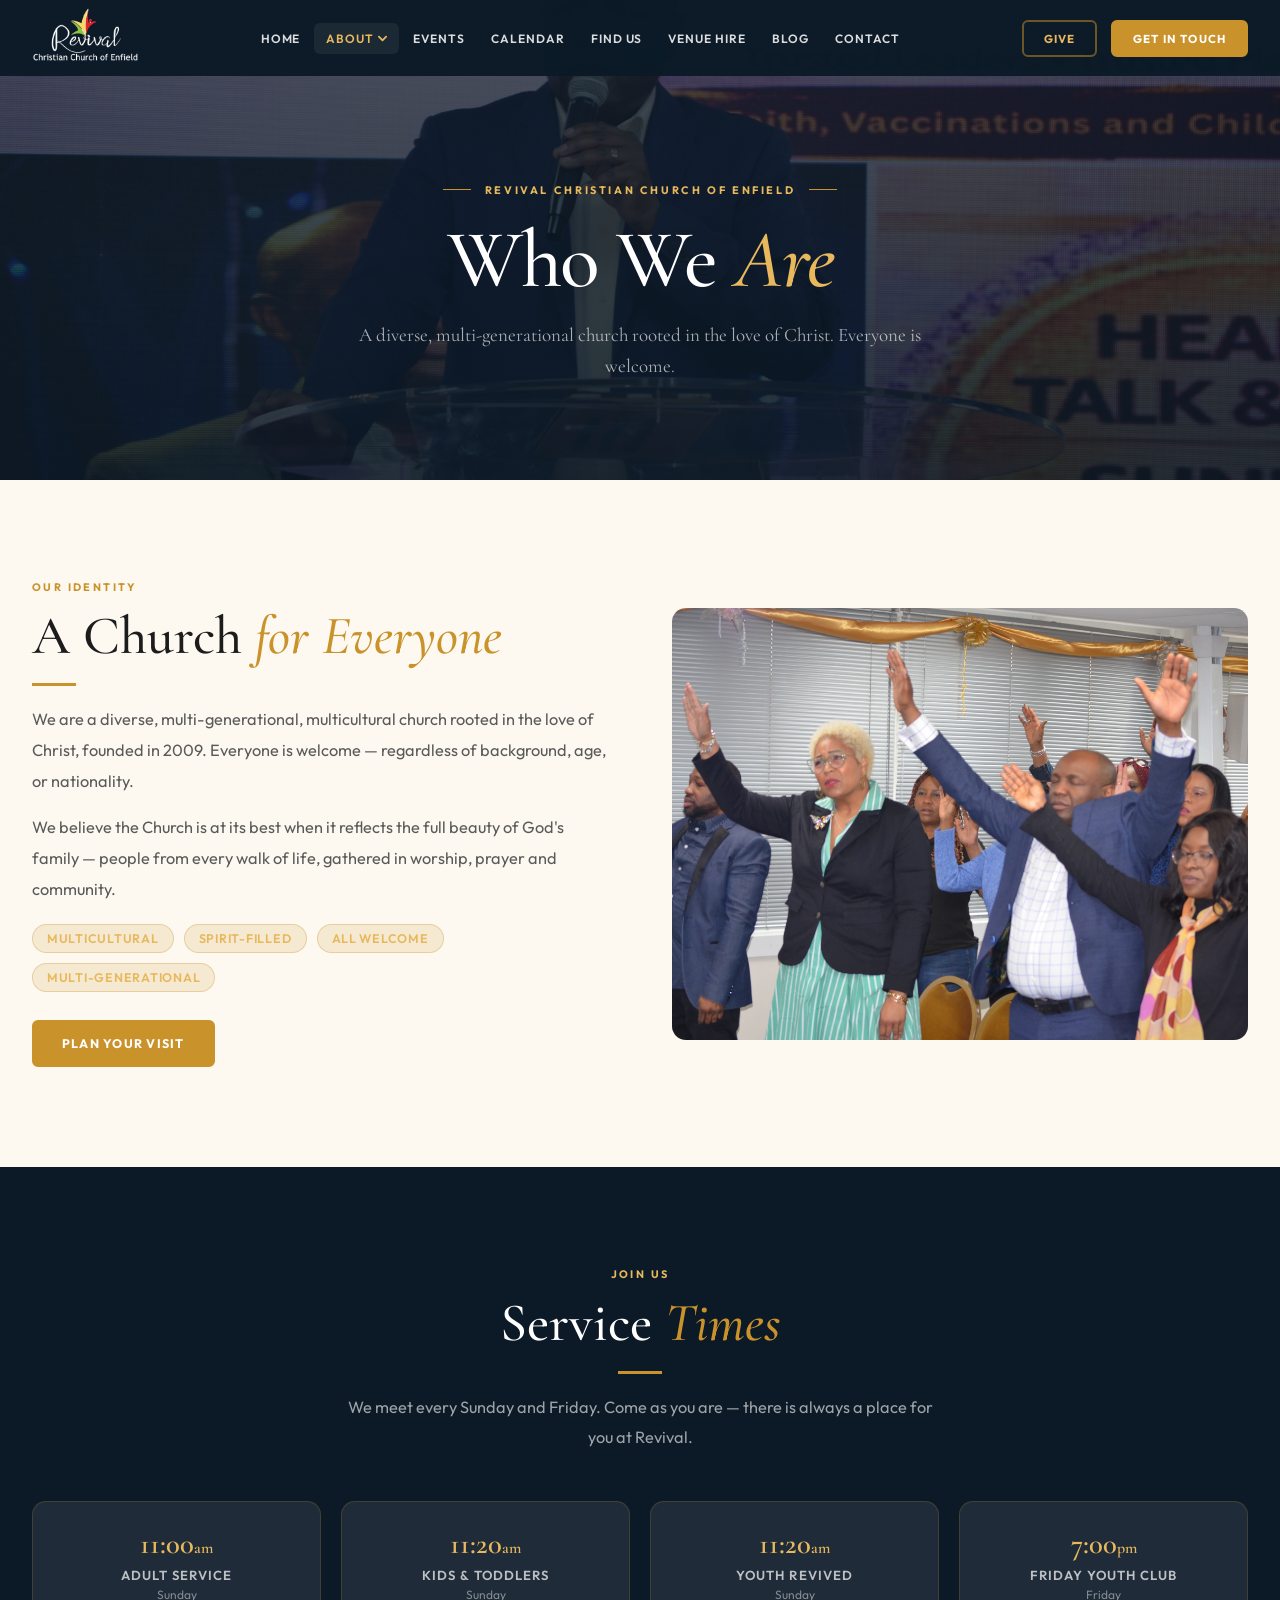
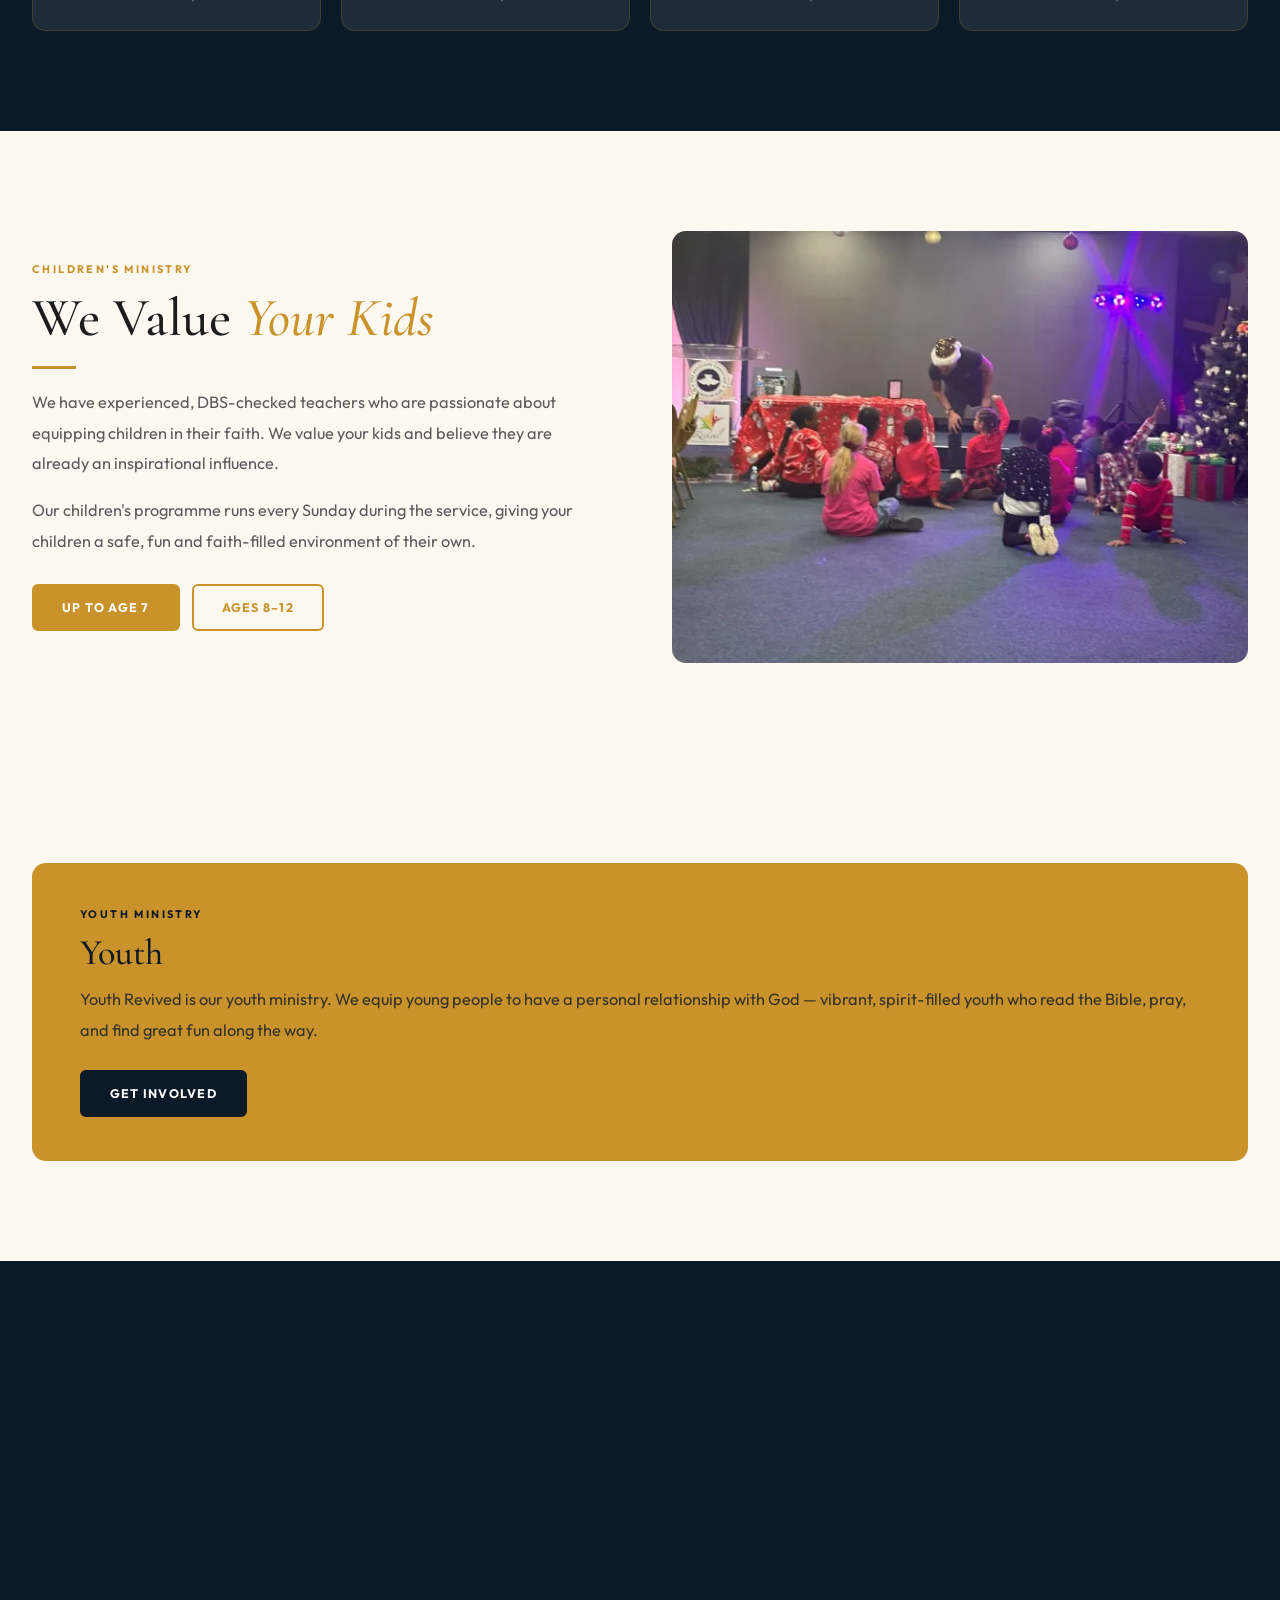
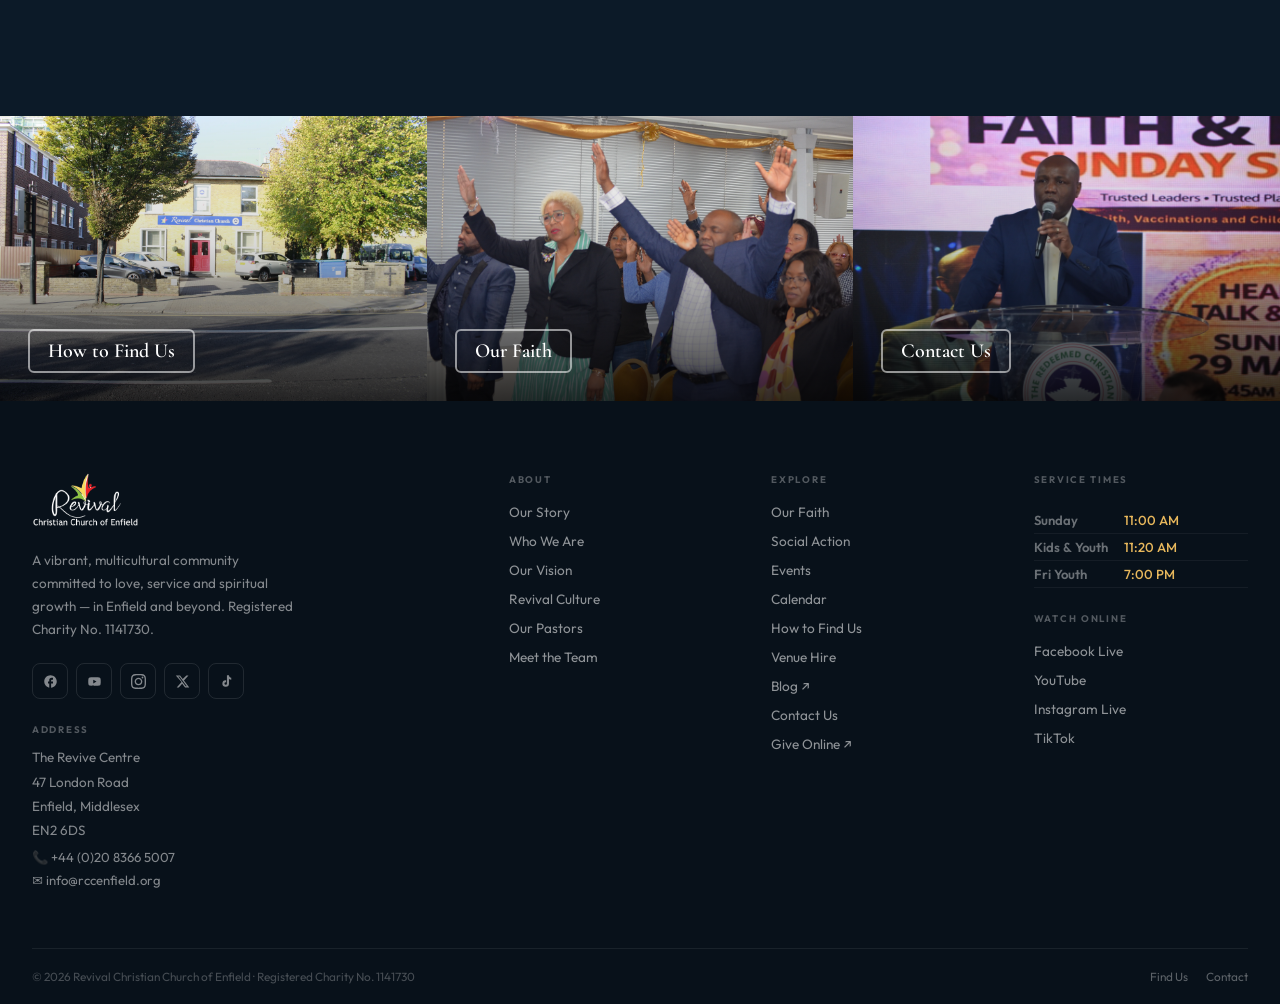
<file: who_we_are/index.html>
<!DOCTYPE html>
<html lang="en">
<head>
  <script src="/assets/js/google-analytics.js"></script>
  <meta charset="UTF-8">
  <meta name="viewport" content="width=device-width, initial-scale=1.0">
  <title>Who We Are | Revival Christian Church of Enfield</title>
  <meta name="description" content="A vibrant, multi-generational church in Enfield. Sunday services at 11am in person and online. Children &amp; youth programmes, weekly Bible study, and a welcoming community.">
  <meta property="og:title" content="Who We Are | Revival Christian Church of Enfield">
  <meta property="og:description" content="A diverse, multi-generational church in Enfield welcoming everyone regardless of background, age or nationality.">
  <meta property="og:type" content="website">
  <meta property="og:url" content="https://rccenfield.org/who_we_are/">
  <meta name="robots" content="index, follow">
  <link rel="canonical" href="https://rccenfield.org/who_we_are/">
  <script type="application/ld+json">{"@context":"https://schema.org","@type":"Church","name":"Revival Christian Church of Enfield","url":"https://rccenfield.org","telephone":"+442083665007","email":"info@rccenfield.org","address":{"@type":"PostalAddress","streetAddress":"47 London Road","addressLocality":"Enfield","addressRegion":"Middlesex","postalCode":"EN2 6DS","addressCountry":"GB"}}</script>
  <link rel="preconnect" href="https://fonts.googleapis.com">
  <link rel="preconnect" href="https://fonts.gstatic.com" crossorigin>
  <link href="https://fonts.googleapis.com/css2?family=Cormorant+Garamond:ital,wght@0,400;0,500;0,600;0,700;1,400;1,600&family=Outfit:wght@300;400;500;600;700&display=swap" rel="stylesheet">
  <link rel="stylesheet" href="../css/global.css">
  <style>
    .who-grid   { display: grid; grid-template-columns: 1fr 1fr; gap: 64px; align-items: center; }
    .svc-grid   { display: grid; grid-template-columns: repeat(4,1fr); gap: 20px; }
    .svc-card   { background: rgba(255,255,255,.08); border-radius: var(--rl); padding: 28px 20px; text-align: center; border: 1px solid rgba(201,146,42,.2); }
    .svc-card .svc-time { font-family: 'Cormorant Garamond',serif; font-size: 1.8rem; font-weight: 600; color: var(--glt); line-height: 1; }
    .svc-card .svc-name { font-family: 'Outfit',sans-serif; font-size: .82rem; font-weight: 600; text-transform: uppercase; letter-spacing: .08em; color: rgba(255,255,255,.7); margin-top: 8px; }
    .svc-card .svc-day  { font-family: 'Outfit',sans-serif; font-size: .75rem; color: rgba(255,255,255,.45); margin-top: 4px; }
    .tag-row    { display: flex; gap: 10px; flex-wrap: wrap; margin-top: 20px; }
    .tag        { background: rgba(201,146,42,.15); border: 1px solid rgba(201,146,42,.3); color: var(--glt); border-radius: 100px; font-family: 'Outfit',sans-serif; font-size: .78rem; font-weight: 600; letter-spacing: .06em; text-transform: uppercase; padding: 6px 14px; }
    .youth-block { background: var(--gold); border-radius: var(--rl); padding: 44px 48px; }
    .youth-block .st { color: var(--navy); font-size: clamp(24px,3vw,36px); }
    .youth-block .st em { font-style: italic; }
    .youth-block .sb { color: rgba(12,26,40,.8); margin-top: 12px; }
    .online-row { display: flex; gap: 16px; flex-wrap: wrap; margin-top: 28px; }
    .platform-btn { display: flex; align-items: center; gap: 10px; padding: 12px 20px; border-radius: var(--r); font-family: 'Outfit',sans-serif; font-size: .85rem; font-weight: 600; color: #fff; transition: opacity .2s; }
    .platform-btn:hover { opacity: .85; }
    .p-fb  { background: #1877F2; }
    .p-yt  { background: #FF0000; }
    .p-ig  { background: linear-gradient(135deg,#f09433,#e6683c,#dc2743,#bc1888); }
    @media (max-width: 900px) {
      .who-grid { grid-template-columns: 1fr; }
      .svc-grid { grid-template-columns: repeat(2,1fr); }
      .youth-block { padding: 32px 24px; }
    }
    @media (max-width: 480px) {
      .svc-grid { grid-template-columns: 1fr 1fr; }
    }
  </style>
</head>
<body>

<!-- ════════════ NAV ════════════ -->
<nav class="nav dark" id="nav" role="navigation" aria-label="Main navigation">
  <div class="nav-in">
    <a href="../" class="nav-logo" aria-label="Revival Christian Church of Enfield – Home">
      <img src="../assets/img/logo.png" alt="Revival Christian Church of Enfield" class="logo-img">
    </a>
    <ul class="nav-links" role="list">
      <li class="ni"><a href="../" class="nl">Home</a></li>
      <li class="ni">
        <button class="nl active" aria-haspopup="true" aria-expanded="false">About <svg class="chev" viewBox="0 0 10 6"><path d="M1 1l4 4 4-4" stroke-linecap="round" stroke-linejoin="round"/></svg></button>
        <div class="drop" role="menu">
          <a href="../background/" role="menuitem">Our Story</a>
          <a href="../who_we_are/" role="menuitem" aria-current="page">Who We Are</a>
          <a href="../our_vision/" role="menuitem">Our Vision</a>
          <a href="../culture/" role="menuitem">Revival Culture</a>
          <a href="../our_faith/" role="menuitem">Our Faith</a>
          <a href="../social_action/" role="menuitem">Social Action</a>
          <div class="dd"></div>
          <a href="../our_pastors/" role="menuitem">Our Pastors</a>
          <a href="../our_workforce/" role="menuitem">Meet the Team</a>
        </div>
      </li>
      <li class="ni"><a href="../events/" class="nl">Events</a></li>
      <li class="ni"><a href="../calendar/" class="nl">Calendar</a></li>
      <li class="ni"><a href="../how_to_find_us/" class="nl">Find Us</a></li>
      <li class="ni"><a href="../venue_hire/" class="nl">Venue Hire</a></li>
      <li class="ni"><a href="https://blog.rccenfield.org/" class="nl" target="_blank" rel="noopener">Blog</a></li>
      <li class="ni"><a href="../contact/" class="nl">Contact</a></li>
    </ul>
    <div style="display:flex;align-items:center;gap:14px;flex-shrink:0;">
      <a href="https://rcce.churchsuite.com/donate/" target="_blank" rel="noopener" class="btn-nav-give">Give</a>
      <a href="../contact/" class="btn-nav">Get in Touch</a>
      <button class="burger" id="burger" aria-label="Open menu" aria-expanded="false"><span></span><span></span><span></span></button>
    </div>
  </div>
</nav>

<!-- Mobile Menu -->
<div class="mob" id="mob" role="dialog" aria-modal="true" aria-label="Navigation">
  <span class="mob-sec">Menu</span>
  <a href="../">Home</a>
  <span class="mob-sec">About</span>
  <a href="../background/">Our Story</a>
  <a href="../who_we_are/">Who We Are</a>
  <a href="../our_vision/">Our Vision</a>
  <a href="../culture/">Revival Culture</a>
  <a href="../our_faith/">Our Faith</a>
  <a href="../social_action/">Social Action</a>
  <a href="../our_pastors/">Our Pastors</a>
  <a href="../our_workforce/">Meet the Team</a>
  <span class="mob-sec">Explore</span>
  <a href="../events/">Events</a>
  <a href="../calendar/">Calendar</a>
  <a href="../how_to_find_us/">How to Find Us</a>
  <a href="../venue_hire/">Venue Hire</a>
  <a href="https://blog.rccenfield.org/" target="_blank" rel="noopener">Blog ↗</a>
  <a href="../contact/">Contact</a>
  <a href="https://rcce.churchsuite.com/donate/" target="_blank" rel="noopener">Give Online ↗</a>
  <a href="../contact/" class="mob-cta">Get in Touch →</a>
</div>

<!-- ════════════ PAGE HERO ════════════ -->
<section class="page-hero" aria-labelledby="ph-h1">
  <div class="page-hero-bg" aria-hidden="true">
    <!--
      📷 HERO PHOTO — Add a congregation group photo showing the diversity of Revival Church Enfield.
      <img src="../images/who-we-are-hero.jpg" alt="Revival Church Enfield congregation" class="page-hero-img">
    -->
    <img src="/assets/img/pastors/pastor_nick2.webp" alt="Revival Church Enfield congregation" class="page-hero-img">
    <div class="page-hero-ph">
      <span class="page-hero-ph-label">
        <svg viewBox="0 0 24 24"><path d="M20 5h-3.17L15 3H9L7.17 5H4c-1.1 0-2 .9-2 2v12c0 1.1.9 2 2 2h16c1.1 0 2-.9 2-2V7c0-1.1-.9-2-2-2zm-8 13c-2.76 0-5-2.24-5-5s2.24-5 5-5 5 2.24 5 5-2.24 5-5 5zm0-8c-1.65 0-3 1.35-3 3s1.35 3 3 3 3-1.35 3-3-1.35-3-3-3z"/></svg>
        Add Hero Photo — congregation group photo
      </span>
    </div>
    <div class="page-hero-overlay"></div>
  </div>
  <div class="page-hero-c">
    <p class="page-hero-ey">Revival Christian Church of Enfield</p>
    <h1 class="page-hero-h1" id="ph-h1">Who We <em>Are</em></h1>
    <p class="page-hero-sub">A diverse, multi-generational church rooted in the love of Christ. Everyone is welcome.</p>
  </div>
</section>

<!-- ════════════ CHURCH IDENTITY ════════════ -->
<section class="sec" style="background:var(--cream);" aria-labelledby="identity-h">
  <div class="sec-in">
    <div class="who-grid">
      <div class="reveal">
        <p class="ey">Our Identity</p>
        <h2 class="st" id="identity-h">A Church <em>for Everyone</em></h2>
        <div class="gbar"></div>
        <p class="sb">We are a diverse, multi-generational, multicultural church rooted in the love of Christ, founded in 2009. Everyone is welcome — regardless of background, age, or nationality.</p>
        <p class="sb" style="margin-top:16px;">We believe the Church is at its best when it reflects the full beauty of God's family — people from every walk of life, gathered in worship, prayer and community.</p>
        <div class="tag-row">
          <span class="tag">Multicultural</span>
          <span class="tag">Spirit-Filled</span>
          <span class="tag">All Welcome</span>
          <span class="tag">Multi-Generational</span>
        </div>
        <a href="../how_to_find_us/" class="btn bg" style="margin-top:28px;">Plan Your Visit</a>
      </div>
      <div class="reveal">
        <!--
          📷 CHURCH IDENTITY PHOTO — A warm photo showing the diversity of the congregation.
          <img src="../images/who-identity.jpg" alt="Revival Church Enfield — diverse congregation">
        -->
        <img src="/assets/img/congregation.webp" alt="Revival Church Enfield — diverse congregation" style="width:100%;aspect-ratio:4/3;object-fit:cover;border-radius:14px;display:block;">
      </div>
    </div>
  </div>
</section>

<!-- ════════════ SERVICE SCHEDULE ════════════ -->
<section class="sec" style="background:var(--navy);" aria-labelledby="services-h">
  <div class="sec-in">
    <div style="text-align:center;max-width:600px;margin:0 auto 48px;" class="reveal">
      <p class="ey" style="color:var(--glt);">Join Us</p>
      <h2 class="st st-wht" id="services-h">Service <em>Times</em></h2>
      <div class="gbar" style="margin:18px auto;"></div>
      <p class="sb sb-lt">We meet every Sunday and Friday. Come as you are — there is always a place for you at Revival.</p>
    </div>
    <div class="svc-grid reveal">
      <div class="svc-card">
        <div class="svc-time">11:00<span style="font-size:1rem;">am</span></div>
        <div class="svc-name">Adult Service</div>
        <div class="svc-day">Sunday</div>
      </div>
      <div class="svc-card">
        <div class="svc-time">11:20<span style="font-size:1rem;">am</span></div>
        <div class="svc-name">Kids &amp; Toddlers</div>
        <div class="svc-day">Sunday</div>
      </div>
      <div class="svc-card">
        <div class="svc-time">11:20<span style="font-size:1rem;">am</span></div>
        <div class="svc-name">Youth Revived</div>
        <div class="svc-day">Sunday</div>
      </div>
      <div class="svc-card">
        <div class="svc-time">7:00<span style="font-size:1rem;">pm</span></div>
        <div class="svc-name">Friday Youth Club</div>
        <div class="svc-day">Friday</div>
      </div>
    </div>
  </div>
</section>

<!-- ════════════ CHILDREN'S PROGRAMME ════════════ -->
<section class="sec" aria-labelledby="children-h">
  <div class="sec-in">
    <div class="who-grid">
      <div class="reveal">
        <p class="ey">Children's Ministry</p>
        <h2 class="st" id="children-h">We Value <em>Your Kids</em></h2>
        <div class="gbar"></div>
        <p class="sb">We have experienced, DBS-checked teachers who are passionate about equipping children in their faith. We value your kids and believe they are already an inspirational influence.</p>
        <p class="sb" style="margin-top:16px;">Our children's programme runs every Sunday during the service, giving your children a safe, fun and faith-filled environment of their own.</p>
        <div style="display:flex;gap:12px;flex-wrap:wrap;margin-top:28px;">
          <a href="../contact/" class="btn bg">Up to Age 7</a>
          <a href="../contact/" class="btn bgo">Ages 8–12</a>
        </div>
      </div>
      <div class="reveal">
        <!--
          📷 CHILDREN'S PHOTO — A photo of the children's ministry in action.
          <img src="../images/children.jpg" alt="Children's programme at Revival Church Enfield">
        -->
          <img src="/assets/img/chosen-generation/chosen-generation2.webp" alt="Children's programme at Revival Church Enfield" style="width:100%;aspect-ratio:4/3;object-fit:cover;border-radius:14px;display:block;">

      </div>
    </div>
  </div>
</section>

<!-- ════════════ YOUTH REVIVED ════════════ -->
<section class="sec" style="background:var(--cream);" aria-labelledby="youth-h">
  <div class="sec-in">
    <div class="youth-block reveal">
      <p class="ey" style="color:var(--navy);">Youth Ministry</p>
      <h2 class="st" id="youth-h">Youth <em>Revived</em></h2>
      <p class="sb">Youth Revived is our youth ministry. We equip young people to have a personal relationship with God — vibrant, spirit-filled youth who read the Bible, pray, and find great fun along the way.</p>
      <a href="../contact/" class="btn bn" style="margin-top:24px;">Get Involved</a>
    </div>
  </div>
</section>

<!-- ════════════ ONLINE ════════════ -->
<section class="sec" style="background:var(--navy);" aria-labelledby="online-h">
  <div class="sec-in">
    <div style="text-align:center;max-width:600px;margin:0 auto;" class="reveal">
      <p class="ey" style="color:var(--glt);">Watch Online</p>
      <h2 class="st st-wht" id="online-h">Join Us <em>Wherever You Are</em></h2>
      <div class="gbar" style="margin:18px auto;"></div>
      <p class="sb sb-lt">Can't make it in person? Catch every Sunday service live and on demand across our social channels.</p>
      <div class="online-row" style="justify-content:center;">
        <a href="https://facebook.com/rccenfield" target="_blank" rel="noopener" class="platform-btn p-fb">
          <svg width="14" height="14" viewBox="0 0 24 24" fill="currentColor"><path d="M22 12c0-5.52-4.48-10-10-10S2 6.48 2 12c0 4.84 3.44 8.87 8 9.8V15H8v-3h2V9.5C10 7.57 11.57 6 13.5 6H16v3h-2c-.55 0-1 .45-1 1v2h3v3h-3v6.95c5.05-.5 9-4.76 9-9.95z"/></svg>
          Facebook
        </a>
        <a href="https://youtube.com/@rccenfield" target="_blank" rel="noopener" class="platform-btn p-yt">
          <svg width="14" height="14" viewBox="0 0 24 24" fill="currentColor"><path d="M21.58 7.19c-.23-.86-.91-1.54-1.77-1.77C18.25 5 12 5 12 5s-6.25 0-7.81.42c-.86.23-1.54.91-1.77 1.77C2 8.75 2 12 2 12s0 3.25.42 4.81c.23.86.91 1.54 1.77 1.77C5.75 19 12 19 12 19s6.25 0 7.81-.42c.86-.23 1.54-.91 1.77-1.77C22 15.25 22 12 22 12s0-3.25-.42-4.81zM10 15V9l5.2 3L10 15z"/></svg>
          YouTube
        </a>
        <a href="https://instagram.com/rccenfield" target="_blank" rel="noopener" class="platform-btn p-ig">
          <svg width="14" height="14" viewBox="0 0 24 24" fill="currentColor"><path d="M12 2.163c3.204 0 3.584.012 4.85.07 3.252.148 4.771 1.691 4.919 4.919.058 1.265.069 1.645.069 4.849 0 3.205-.012 3.584-.069 4.849-.149 3.225-1.664 4.771-4.919 4.919-1.266.058-1.644.07-4.85.07-3.204 0-3.584-.012-4.849-.07-3.26-.149-4.771-1.699-4.919-4.92-.058-1.265-.07-1.644-.07-4.849 0-3.204.013-3.583.07-4.849.149-3.227 1.664-4.771 4.919-4.919 1.266-.057 1.645-.069 4.849-.069zm0-2.163c-3.259 0-3.667.014-4.947.072-4.358.2-6.78 2.618-6.98 6.98-.059 1.281-.073 1.689-.073 4.948 0 3.259.014 3.668.072 4.948.2 4.358 2.618 6.78 6.98 6.98 1.281.058 1.689.072 4.948.072 3.259 0 3.668-.014 4.948-.072 4.354-.2 6.782-2.618 6.979-6.98.059-1.28.073-1.689.073-4.948 0-3.259-.014-3.667-.072-4.947-.196-4.354-2.617-6.78-6.979-6.98-1.281-.059-1.69-.073-4.949-.073zm0 5.838c-3.403 0-6.162 2.759-6.162 6.162s2.759 6.163 6.162 6.163 6.162-2.759 6.162-6.163c0-3.403-2.759-6.162-6.162-6.162zm0 10.162c-2.209 0-4-1.79-4-4 0-2.209 1.791-4 4-4s4 1.791 4 4c0 2.21-1.791 4-4 4zm6.406-11.845c-.796 0-1.441.645-1.441 1.44s.645 1.44 1.441 1.44c.795 0 1.439-.645 1.439-1.44s-.644-1.44-1.439-1.44z"/></svg>
          Instagram
        </a>
      </div>
    </div>
  </div>
</section>

<!-- ════════════ CROSS LINKS ════════════ -->
<div class="xlinks" aria-label="Explore more">
  <div class="xlinks-grid">
    <a href="../how_to_find_us/" class="xl">
      <div class="xl-ph-wrap">
        <div class="ph" style="height:100%;border-radius:0;border:none;">
          <img src="/assets/img/church-building.webp" alt="Revival Church Enfield community gathering">
        </div>
      </div>
      <div class="xl-over"><span class="xl-title">How to Find Us</span></div>
    </a>
    <a href="../our_faith/" class="xl">
      <div class="xl-ph-wrap">
        <div class="ph" style="height:100%;border-radius:0;border:none;">
          <img src="/assets/img/congregation.webp" alt="Revival Church Enfield community gathering">
        </div>
      </div>
      <div class="xl-over"><span class="xl-title">Our Faith</span></div>
    </a>
    <a href="../contact/" class="xl">
      <div class="xl-ph-wrap">
        <div class="ph" style="height:100%;border-radius:0;border:none;">
          <img src="/assets/img/pastors/pastor_nick2.webp" alt="Revival Church Enfield contact information">
        </div>
      </div>
      <div class="xl-over"><span class="xl-title">Contact Us</span></div>
    </a>
  </div>
</div>

<!-- ════════════ FOOTER ════════════ -->
<footer role="contentinfo">
  <div class="fg">
    <div>
      <img src="../assets/img/logo.png" alt="Revival Christian Church of Enfield" class="f-logo-img">
      <p class="f-tag">A vibrant, multicultural community committed to love, service and spiritual growth — in Enfield and beyond. Registered Charity No. 1141730.</p>
      <div class="fsocs" aria-label="Social media">
        <a href="https://facebook.com/rccenfield" target="_blank" rel="noopener" class="fsoc" aria-label="Facebook"><svg viewBox="0 0 24 24"><path d="M22 12c0-5.52-4.48-10-10-10S2 6.48 2 12c0 4.84 3.44 8.87 8 9.8V15H8v-3h2V9.5C10 7.57 11.57 6 13.5 6H16v3h-2c-.55 0-1 .45-1 1v2h3v3h-3v6.95c5.05-.5 9-4.76 9-9.95z"/></svg></a>
        <a href="https://youtube.com/@rccenfield" target="_blank" rel="noopener" class="fsoc" aria-label="YouTube"><svg viewBox="0 0 24 24"><path d="M21.58 7.19c-.23-.86-.91-1.54-1.77-1.77C18.25 5 12 5 12 5s-6.25 0-7.81.42c-.86.23-1.54.91-1.77 1.77C2 8.75 2 12 2 12s0 3.25.42 4.81c.23.86.91 1.54 1.77 1.77C5.75 19 12 19 12 19s6.25 0 7.81-.42c.86-.23 1.54-.91 1.77-1.77C22 15.25 22 12 22 12s0-3.25-.42-4.81zM10 15V9l5.2 3L10 15z"/></svg></a>
        <a href="https://instagram.com/rccenfield" target="_blank" rel="noopener" class="fsoc" aria-label="Instagram"><svg viewBox="0 0 24 24"><path d="M12 2.163c3.204 0 3.584.012 4.85.07 3.252.148 4.771 1.691 4.919 4.919.058 1.265.069 1.645.069 4.849 0 3.205-.012 3.584-.069 4.849-.149 3.225-1.664 4.771-4.919 4.919-1.266.058-1.644.07-4.85.07-3.204 0-3.584-.012-4.849-.07-3.26-.149-4.771-1.699-4.919-4.92-.058-1.265-.07-1.644-.07-4.849 0-3.204.013-3.583.07-4.849.149-3.227 1.664-4.771 4.919-4.919 1.266-.057 1.645-.069 4.849-.069zm0-2.163c-3.259 0-3.667.014-4.947.072-4.358.2-6.78 2.618-6.98 6.98-.059 1.281-.073 1.689-.073 4.948 0 3.259.014 3.668.072 4.948.2 4.358 2.618 6.78 6.98 6.98 1.281.058 1.689.072 4.948.072 3.259 0 3.668-.014 4.948-.072 4.354-.2 6.782-2.618 6.979-6.98.059-1.28.073-1.689.073-4.948 0-3.259-.014-3.667-.072-4.947-.196-4.354-2.617-6.78-6.979-6.98-1.281-.059-1.69-.073-4.949-.073zm0 5.838c-3.403 0-6.162 2.759-6.162 6.162s2.759 6.163 6.162 6.163 6.162-2.759 6.162-6.163c0-3.403-2.759-6.162-6.162-6.162zm0 10.162c-2.209 0-4-1.79-4-4 0-2.209 1.791-4 4-4s4 1.791 4 4c0 2.21-1.791 4-4 4zm6.406-11.845c-.796 0-1.441.645-1.441 1.44s.645 1.44 1.441 1.44c.795 0 1.439-.645 1.439-1.44s-.644-1.44-1.439-1.44z"/></svg></a>
        <a href="https://twitter.com/rccenfield" target="_blank" rel="noopener" class="fsoc" aria-label="X / Twitter"><svg viewBox="0 0 24 24"><path d="M18.244 2.25h3.308l-7.227 8.26 8.502 11.24H16.17l-4.714-6.231-5.401 6.231H2.746l7.73-8.835L1.254 2.25H8.08l4.253 5.622zm-1.161 17.52h1.833L7.084 4.126H5.117z"/></svg></a>
        <a href="https://www.tiktok.com/@rccenfield" target="_blank" rel="noopener" class="fsoc" aria-label="TikTok"><svg viewBox="0 0 24 24"><path d="M12.7 2h3.2c.3 2.1 1.5 3.7 3.7 4v3.2c-1.3 0-2.5-.4-3.6-1.1v7.2a5.3 5.3 0 1 1-4.6-5.3v3.4a2 2 0 1 0 1.3 1.9V2z"/></svg></a>
      </div>
      <div class="faddr">
        <h5>Address</h5>
        <p>The Revive Centre<br>47 London Road<br>Enfield, Middlesex<br>EN2 6DS</p>
        <a href="tel:+442083665007">📞 +44 (0)20 8366 5007</a>
        <a href="mailto:info@rccenfield.org">✉ info@rccenfield.org</a>
      </div>
    </div>
    <div class="fc">
      <h5>About</h5>
      <ul>
        <li><a href="../background/">Our Story</a></li>
        <li><a href="../who_we_are/">Who We Are</a></li>
        <li><a href="../our_vision/">Our Vision</a></li>
        <li><a href="../culture/">Revival Culture</a></li>
        <li><a href="../our_pastors/">Our Pastors</a></li>
        <li><a href="../our_workforce/">Meet the Team</a></li>
      </ul>
    </div>
    <div class="fc">
      <h5>Explore</h5>
      <ul>
        <li><a href="../our_faith/">Our Faith</a></li>
        <li><a href="../social_action/">Social Action</a></li>
        <li><a href="../events/">Events</a></li>
        <li><a href="../calendar/">Calendar</a></li>
        <li><a href="../how_to_find_us/">How to Find Us</a></li>
        <li><a href="../venue_hire/">Venue Hire</a></li>
        <li><a href="https://blog.rccenfield.org/" target="_blank" rel="noopener">Blog ↗</a></li>
        <li><a href="../contact/">Contact Us</a></li>
        <li><a href="https://rcce.churchsuite.com/donate/" target="_blank" rel="noopener">Give Online ↗</a></li>
      </ul>
    </div>
    <div class="fc">
      <h5>Service Times</h5>
      <div class="ftimes">
        <div class="ftr"><span class="fday">Sunday</span><span class="fval">11:00 AM</span></div>
        <div class="ftr"><span class="fday">Kids &amp; Youth</span><span class="fval">11:20 AM</span></div>
        <div class="ftr"><span class="fday">Fri Youth</span><span class="fval">7:00 PM</span></div>
      </div>
      <div style="margin-top:24px;">
        <h5>Watch Online</h5>
        <ul>
          <li><a href="https://facebook.com/rccenfield" target="_blank" rel="noopener">Facebook Live</a></li>
          <li><a href="https://youtube.com/@rccenfield" target="_blank" rel="noopener">YouTube</a></li>
          <li><a href="https://instagram.com/rccenfield" target="_blank" rel="noopener">Instagram Live</a></li>
          <li><a href="https://www.tiktok.com/@rccenfield" target="_blank" rel="noopener">TikTok</a></li>
        </ul>
      </div>
    </div>
  </div>
  <div class="fbot">
    <p>© <span id="cyr">2025</span> Revival Christian Church of Enfield · Registered Charity No. 1141730</p>
    <div class="fbot-links">
      <a href="../how_to_find_us/">Find Us</a>
      <a href="../contact/">Contact</a>
    </div>
  </div>
</footer>

<a href="#" class="btt" id="btt" aria-label="Back to top">
  <svg viewBox="0 0 24 24"><path d="M18 15l-6-6-6 6" stroke-linecap="round" stroke-linejoin="round"/></svg>
</a>

<script>
  const nav = document.getElementById('nav');
  const btt = document.getElementById('btt');
  const onScroll = () => {
    nav.classList.toggle('scrolled', window.scrollY > 40);
    btt.classList.toggle('show', window.scrollY > 500);
  };
  window.addEventListener('scroll', onScroll, {passive:true}); onScroll();
  const burger = document.getElementById('burger');
  const mob    = document.getElementById('mob');
  burger.addEventListener('click', () => {
    const open = mob.classList.toggle('open');
    burger.classList.toggle('open', open);
    burger.setAttribute('aria-expanded', open);
    document.body.style.overflow = open ? 'hidden' : '';
  });
  mob.querySelectorAll('a').forEach(a => a.addEventListener('click', () => {
    mob.classList.remove('open'); burger.classList.remove('open');
    burger.setAttribute('aria-expanded','false'); document.body.style.overflow='';
  }));
  btt.addEventListener('click', e => { e.preventDefault(); window.scrollTo({top:0,behavior:'smooth'}); });
  const obs = new IntersectionObserver(entries => {
    entries.forEach((e, i) => {
      if (e.isIntersecting) { setTimeout(() => e.target.classList.add('revealed'), i * 70); obs.unobserve(e.target); }
    });
  }, {threshold: 0.1});
  document.querySelectorAll('.reveal').forEach(el => obs.observe(el));
  var cyr=document.getElementById('cyr');if(cyr)cyr.textContent=new Date().getFullYear();
</script>
</body>
</html>
</file>
<file: css/global.css>
/* ═══════════════════════════════════════════════════
   RCCE — GLOBAL STYLES
   Revival Christian Church of Enfield · rccenfield.org
═══════════════════════════════════════════════════ */

/* ── VARIABLES ── */
:root {
  --navy:  #0c1a28;
  --navy2: #132030;
  --navy3: #1a2d40;
  --gold:  #c9922a;
  --glt:   #e8b85c;
  --red:   #c0392b;
  --grn:   #2d7d4e;
  --cream: #fdf8f0;
  --wwht:  #fff9f2;
  --text:  #1c1c1c;
  --muted: #5a5a5a;
  --light: #8a8a8a;
  --bdr:   #e4dbd0;
  --ph:    #ede6dc;
  --nav-h: 76px;
  --max:   1280px;
  --r:     6px;
  --rl:    14px;
  --ease:  cubic-bezier(0.22, 1, 0.36, 1);
  --fd: 'Cormorant Garamond', Georgia, serif;
  --fb: 'Outfit', system-ui, sans-serif;
}

/* ── RESET ── */
*, *::before, *::after { box-sizing: border-box; margin: 0; padding: 0; }
html  { scroll-behavior: smooth; }
body  { font-family: var(--fb); color: var(--text); background: var(--cream); -webkit-font-smoothing: antialiased; overflow-x: hidden; }
a     { text-decoration: none; color: inherit; }
img   { max-width: 100%; display: block; }
ul    { list-style: none; }
button { cursor: pointer; border: none; background: none; font-family: var(--fb); }

/* ── IMAGE PLACEHOLDER ── */
.ph { position: relative; overflow: hidden; border-radius: var(--rl); background: var(--ph); border: 2px dashed rgba(201,146,42,.5); display: flex; flex-direction: column; align-items: center; justify-content: center; gap: 10px; text-align: center; padding: 32px 20px; }
.ph::before { content: ''; position: absolute; inset: 0; background: repeating-linear-gradient(45deg, transparent, transparent 12px, rgba(201,146,42,.04) 12px, rgba(201,146,42,.04) 24px); }
.ph-inner { position: relative; z-index: 1; display: flex; flex-direction: column; align-items: center; gap: 10px; }
.ph-ico { width: 52px; height: 52px; border-radius: 50%; background: rgba(201,146,42,.15); display: flex; align-items: center; justify-content: center; }
.ph-ico svg { width: 24px; height: 24px; fill: var(--gold); opacity: .7; }
.ph-title { font-size: .68rem; font-weight: 700; letter-spacing: .18em; text-transform: uppercase; color: #a09080; }
.ph-hint  { font-size: .67rem; color: #b8aba0; line-height: 1.55; max-width: 220px; }
.ph-badge { display: inline-block; padding: 3px 10px; border-radius: 99px; background: rgba(201,146,42,.12); color: var(--gold); font-size: .62rem; font-weight: 700; letter-spacing: .1em; text-transform: uppercase; }

/* ── BUTTONS ── */
.btn { display: inline-flex; align-items: center; gap: 8px; font-size: .78rem; font-weight: 700; letter-spacing: .1em; text-transform: uppercase; padding: 14px 28px; border-radius: var(--r); border: 2px solid transparent; transition: all .25s var(--ease); white-space: nowrap; cursor: pointer; }
.bg  { background: var(--gold); color: #fff; border-color: var(--gold); }
.bg:hover  { background: var(--glt); border-color: var(--glt); transform: translateY(-2px); box-shadow: 0 10px 28px rgba(201,146,42,.38); }
.bwo { background: transparent; color: #fff; border-color: rgba(255,255,255,.55); }
.bwo:hover { background: rgba(255,255,255,.1); border-color: #fff; transform: translateY(-2px); }
.bn  { background: var(--navy); color: #fff; border-color: var(--navy); }
.bn:hover  { background: var(--navy2); transform: translateY(-2px); }
.bgo { background: transparent; color: var(--gold); border-color: var(--gold); }
.bgo:hover { background: var(--gold); color: #fff; transform: translateY(-2px); }

/* ── NAV ── */
.nav { position: fixed; inset: 0 0 auto; height: var(--nav-h); z-index: 900; background: transparent; transition: background .4s var(--ease), box-shadow .4s; }
.nav.dark { background: rgba(12,26,40,.97); }
.nav.scrolled { background: rgba(12,26,40,.97); backdrop-filter: blur(18px); -webkit-backdrop-filter: blur(18px); box-shadow: 0 1px 0 rgba(255,255,255,.06), 0 4px 24px rgba(0,0,0,.3); }
.nav-in { max-width: var(--max); margin: 0 auto; padding: 0 32px; height: 100%; display: flex; align-items: center; justify-content: space-between; gap: 20px; }
.nav-logo { display: flex; align-items: center; flex-shrink: 0; }
.logo-img  { height: 60px; width: auto; display: block; }
.nav-links { display: flex; align-items: center; gap: 2px; }
.ni { position: relative; }
.nl { display: flex; align-items: center; gap: 4px; font-size: .75rem; font-weight: 600; letter-spacing: .08em; text-transform: uppercase; color: rgba(255,255,255,.85); padding: 8px 12px; border-radius: var(--r); transition: color .2s, background .2s; white-space: nowrap; }
.nl:hover, .nl.active { color: var(--glt); background: rgba(255,255,255,.06); }
.chev { width: 9px; height: 9px; fill: none; stroke: currentColor; stroke-width: 2; transition: transform .2s; }
.ni:hover .chev { transform: rotate(180deg); }
.drop { position: absolute; top: calc(100% + 8px); left: 0; background: var(--navy3); border-radius: var(--rl); box-shadow: 0 20px 60px rgba(0,0,0,.5); border: 1px solid rgba(255,255,255,.08); min-width: 215px; padding: 8px; opacity: 0; visibility: hidden; transform: translateY(-8px) scale(.98); transition: all .22s var(--ease); pointer-events: none; }
.ni:hover .drop, .ni:focus-within .drop { opacity: 1; visibility: visible; transform: none; pointer-events: all; }
.drop a { display: block; padding: 9px 14px; font-size: .84rem; font-weight: 500; color: rgba(255,255,255,.78); border-radius: 7px; transition: background .15s, color .15s; }
.drop a:hover { background: rgba(255,255,255,.07); color: var(--glt); }
.dd  { height: 1px; background: rgba(255,255,255,.07); margin: 6px 8px; }
.btn-nav { font-size: .72rem; font-weight: 700; letter-spacing: .1em; text-transform: uppercase; padding: 9px 20px; border-radius: var(--r); background: var(--gold); color: #fff; border: 2px solid var(--gold); transition: all .22s var(--ease); flex-shrink: 0; }
.btn-nav:hover { background: var(--glt); border-color: var(--glt); transform: translateY(-1px); }
.btn-nav-give { font-size: .72rem; font-weight: 700; letter-spacing: .1em; text-transform: uppercase; padding: 9px 20px; border-radius: var(--r); background: transparent; color: var(--glt); border: 2px solid rgba(201,146,42,.5); transition: all .22s var(--ease); flex-shrink: 0; white-space: nowrap; }
.btn-nav-give:hover { background: var(--gold); border-color: var(--gold); color: #fff; }
.burger { display: none; flex-direction: column; gap: 5px; padding: 6px; }
.burger span { display: block; width: 22px; height: 2px; background: #fff; border-radius: 2px; transition: all .3s; }
.burger.open span:nth-child(1) { transform: translateY(7px) rotate(45deg); }
.burger.open span:nth-child(2) { opacity: 0; }
.burger.open span:nth-child(3) { transform: translateY(-7px) rotate(-45deg); }
.mob { display: none; position: fixed; inset: var(--nav-h) 0 0; background: var(--navy); z-index: 800; overflow-y: auto; padding: 20px 28px 40px; flex-direction: column; gap: 2px; }
.mob.open { display: flex; }
.mob a { display: block; padding: 13px 0; font-size: .95rem; font-weight: 600; color: rgba(255,255,255,.8); border-bottom: 1px solid rgba(255,255,255,.07); transition: color .15s; }
.mob a:hover { color: var(--glt); }
.mob-sec  { font-size: .62rem; font-weight: 700; letter-spacing: .18em; text-transform: uppercase; color: rgba(255,255,255,.3); margin: 16px 0 4px; }
.mob-cta  { background: var(--gold) !important; color: #fff !important; text-align: center; border-radius: var(--r); padding: 14px !important; margin-top: 12px; border-bottom: none !important; }

/* ── SECTION UTILITIES ── */
.sec    { padding: 100px 32px; }
.sec-in { max-width: var(--max); margin: 0 auto; }
.ey    { font-size: .68rem; font-weight: 700; letter-spacing: .22em; text-transform: uppercase; color: var(--gold); margin-bottom: 12px; }
.ey-lt { color: var(--glt); }
.st    { font-family: var(--fd); font-size: clamp(34px, 4.5vw, 54px); font-weight: 500; line-height: 1.1; color: var(--text); }
.st em { font-style: italic; color: var(--gold); }
.st-wht { color: #fff; }
.sb    { font-size: 1.02rem; line-height: 1.88; color: var(--muted); margin-top: 18px; }
.sb-lt { color: rgba(255,255,255,.6); }
.gbar  { width: 44px; height: 3px; background: var(--gold); margin-top: 18px; }
.gc    { margin-left: auto; margin-right: auto; }
.txt-c { text-align: center; }

/* ── TAGS ── */
.tags { display: flex; flex-wrap: wrap; gap: 9px; margin-top: 26px; }
.tag  { font-size: .7rem; font-weight: 700; letter-spacing: .08em; text-transform: uppercase; padding: 5px 14px; border-radius: 99px; }
.tg { background: rgba(45,125,78,.1);  color: var(--grn); }
.ta { background: rgba(201,146,42,.1); color: var(--gold); }
.tr { background: rgba(192,57,43,.1);  color: var(--red); }
.tb { background: rgba(74,120,196,.1); color: #4a78c4; }

/* ── SOCIAL PILLS ── */
.pills { display: flex; gap: 9px; flex-wrap: wrap; }
.pill  { display: flex; align-items: center; gap: 8px; padding: 8px 16px; border-radius: 8px; border: 1px solid rgba(255,255,255,.14); background: rgba(255,255,255,.06); color: rgba(255,255,255,.82); font-size: .78rem; font-weight: 600; transition: all .2s; }
.pill:hover { background: rgba(255,255,255,.12); border-color: rgba(255,255,255,.28); }
.pdot { width: 8px; height: 8px; border-radius: 50%; }
.dfb  { background: #1877F2; }
.dyt  { background: #FF0000; }
.dig  { background: linear-gradient(135deg, #f09433, #e6683c, #dc2743, #bc1888); }

/* ── PLATFORM WATCH LINKS ── */
.wplats { display: flex; flex-direction: column; gap: 12px; margin-top: 30px; }
.wp { display: flex; align-items: center; gap: 14px; padding: 13px 17px; border-radius: 10px; border: 1px solid var(--bdr); background: #fff; transition: all .22s var(--ease); cursor: pointer; }
.wp:hover { border-color: var(--gold); box-shadow: 0 6px 24px rgba(201,146,42,.1); transform: translateX(4px); }
.wp-ico { width: 40px; height: 40px; border-radius: 9px; display: flex; align-items: center; justify-content: center; flex-shrink: 0; }
.wp-ico svg { width: 20px; height: 20px; fill: #fff; }
.ifb { background: #1877F2; } .iyt { background: #FF0000; } .iig { background: linear-gradient(135deg, #f09433, #e6683c, #dc2743, #bc1888); }
.wp-name   { font-weight: 700; font-size: .88rem; color: var(--text); }
.wp-handle { font-size: .78rem; color: var(--light); }
.wp-arr    { margin-left: auto; color: var(--light); font-size: 1rem; transition: transform .2s, color .2s; }
.wp:hover .wp-arr { transform: translateX(3px); color: var(--gold); }

/* ── SCRIPTURE BLOCK ── */
.scripture { border-left: 3px solid var(--gold); padding: 22px 28px; background: rgba(255,255,255,.04); border-radius: 0 var(--rl) var(--rl) 0; margin-top: 30px; }
.scr-txt { font-family: var(--fd); font-size: 1.2rem; font-style: italic; color: rgba(255,255,255,.82); line-height: 1.65; margin-bottom: 10px; }
.scr-ref { font-size: .72rem; font-weight: 700; letter-spacing: .12em; text-transform: uppercase; color: var(--gold); }

/* ── ANIMATIONS ── */
@keyframes fadeUp   { from { opacity: 0; transform: translateY(22px); } to { opacity: 1; transform: translateY(0); } }
@keyframes fadeIn   { from { opacity: 0; } to { opacity: 1; } }
@keyframes bounce   { 0%, 100% { opacity: 1; transform: scaleY(1); } 50% { opacity: .4; transform: scaleY(.6); } }

/* ── SCROLL REVEAL ── */
.reveal { opacity: 0; transform: translateY(22px); transition: opacity .7s var(--ease), transform .7s var(--ease); }
.reveal.revealed { opacity: 1; transform: none; }

/* ═══════════════════════════════════════════════════
   PAGE HERO — used on all interior pages
═══════════════════════════════════════════════════ */
.page-hero { position: relative; min-height: 480px; display: flex; flex-direction: column; justify-content: center; align-items: center; text-align: center; padding: calc(var(--nav-h) + 80px) 32px 80px; overflow: hidden; background: var(--navy); }
.page-hero-bg  { position: absolute; inset: 0; z-index: 0; }

/*
  📷 PAGE HERO IMAGE
  Add <img src="your-photo.jpg" class="page-hero-img" alt="..."> inside .page-hero-bg
  The image displays automatically above the placeholder (z-index: 1). No JS needed.
*/
.page-hero-img { position: absolute; inset: 0; width: 100%; height: 100%; object-fit: cover; object-position: center; z-index: 1; }
.page-hero-overlay { position: absolute; inset: 0; background: linear-gradient(to bottom, rgba(10,22,34,.72) 0%, rgba(10,22,34,.88) 100%); z-index: 2; }
.page-hero-ph { position: absolute; inset: 0; background: radial-gradient(ellipse 70% 50% at 50% 0%, rgba(201,146,42,.18) 0%, transparent 65%), linear-gradient(170deg, #0b1520 0%, #0f1e30 40%, #0c1826 100%); display: flex; align-items: flex-start; justify-content: center; padding-top: calc(var(--nav-h) + 14px); }
.page-hero-ph-label { display: inline-flex; align-items: center; gap: 9px; background: rgba(201,146,42,.12); border: 1px dashed rgba(201,146,42,.45); border-radius: 99px; padding: 5px 16px; font-size: .62rem; font-weight: 700; letter-spacing: .15em; text-transform: uppercase; color: rgba(201,146,42,.8); }
.page-hero-ph-label svg { width: 12px; height: 12px; fill: var(--gold); opacity: .8; }
.page-hero-c    { position: relative; z-index: 2; max-width: 780px; }
.page-hero-ey   { display: inline-flex; align-items: center; gap: 14px; color: var(--glt); font-size: .68rem; font-weight: 700; letter-spacing: .24em; text-transform: uppercase; margin-bottom: 20px; opacity: 0; animation: fadeUp .8s var(--ease) .2s forwards; }
.page-hero-ey::before, .page-hero-ey::after { content: ''; width: 28px; height: 1px; background: var(--gold); }
.page-hero-h1   { font-family: var(--fd); font-size: clamp(42px, 7vw, 82px); font-weight: 500; line-height: 1.05; letter-spacing: -.02em; color: #fff; opacity: 0; animation: fadeUp 1s var(--ease) .4s forwards; }
.page-hero-h1 em { font-style: italic; color: var(--glt); }
.page-hero-sub  { font-family: var(--fd); font-size: clamp(15px, 2vw, 19px); font-weight: 400; color: rgba(255,255,255,.65); line-height: 1.65; max-width: 600px; margin: 16px auto 0; opacity: 0; animation: fadeUp 1s var(--ease) .6s forwards; }

/* ═══════════════════════════════════════════════════
   CROSS-LINK STRIP — 3-col image card links at page bottom
═══════════════════════════════════════════════════ */
.xlinks { background: var(--navy2); }
.xlinks-grid { display: grid; grid-template-columns: repeat(3, 1fr); }
.xl { position: relative; overflow: hidden; aspect-ratio: 3/2; display: block; }
.xl-ph-wrap { height: 100%; width: 100%; }
.xl-ph-wrap .ph { height: 100%; border-radius: 0; border: none; background: var(--navy3); }
.xl img { position: absolute; inset: 0; width: 100%; height: 100%; object-fit: cover; transition: transform .5s var(--ease); }
.xl:hover img { transform: scale(1.05); }
.xl-over  { position: absolute; inset: 0; background: linear-gradient(to top, rgba(0,0,0,.78) 0%, rgba(0,0,0,.15) 55%, transparent 100%); display: flex; align-items: flex-end; padding: 28px; }
.xl-title { font-family: var(--fd); font-size: 1.25rem; font-weight: 600; color: #fff; border: 2px solid rgba(255,255,255,.55); padding: 8px 18px; border-radius: var(--r); transition: all .2s; }
.xl:hover .xl-title { background: rgba(255,255,255,.1); border-color: #fff; }

/* ═══════════════════════════════════════════════════
   STATS ROW — e.g. "15+ years · 50+ nations · 7 programmes"
═══════════════════════════════════════════════════ */
.stats-row  { display: grid; grid-template-columns: repeat(4, 1fr); gap: 1px; background: rgba(255,255,255,.07); border-radius: var(--rl); overflow: hidden; }
.stat-item  { background: rgba(255,255,255,.04); padding: 36px 24px; text-align: center; }
.stat-item.on-light { background: var(--wwht); }
.stat-n { font-family: var(--fd); font-size: 2.8rem; font-weight: 600; color: var(--glt); line-height: 1; }
.stat-n.gold { color: var(--gold); }
.stat-l { font-size: .75rem; font-weight: 600; letter-spacing: .1em; text-transform: uppercase; color: rgba(255,255,255,.45); margin-top: 8px; }
.stat-l.on-light { color: var(--muted); }

/* ═══════════════════════════════════════════════════
   TWO-COLUMN LAYOUT UTILITY
═══════════════════════════════════════════════════ */
.two-col { display: grid; grid-template-columns: 1fr 1fr; gap: 72px; align-items: center; }
.two-col.img-right { }
.two-col .col-img  { position: relative; border-radius: var(--rl); overflow: hidden; }
.two-col .col-img .ph { height: 100%; border-radius: 0; }
.two-col .col-txt  { }

/* ═══════════════════════════════════════════════════
   CARD GRID — generic card component
═══════════════════════════════════════════════════ */
.card-grid  { display: grid; gap: 24px; }
.card-grid-3 { grid-template-columns: repeat(3, 1fr); }
.card-grid-2 { grid-template-columns: repeat(2, 1fr); }
.card { background: #fff; border: 1px solid var(--bdr); border-radius: var(--rl); overflow: hidden; transition: all .25s var(--ease); }
.card:hover { box-shadow: 0 12px 40px rgba(201,146,42,.12); transform: translateY(-4px); }
.card-body  { padding: 28px 26px; }
.card-ico   { width: 52px; height: 52px; border-radius: 14px; background: rgba(201,146,42,.1); display: flex; align-items: center; justify-content: center; margin-bottom: 20px; }
.card-ico svg { width: 26px; height: 26px; fill: var(--gold); }
.card-label { font-size: .65rem; font-weight: 700; letter-spacing: .16em; text-transform: uppercase; color: var(--gold); margin-bottom: 8px; }
.card-title { font-family: var(--fd); font-size: 1.3rem; font-weight: 600; color: var(--text); margin-bottom: 10px; }
.card-text  { font-size: .9rem; line-height: 1.75; color: var(--muted); }

/* ── DARK CARD variant ── */
.card-dark { background: var(--navy2); border-color: rgba(255,255,255,.07); }
.card-dark .card-title { color: #fff; }
.card-dark .card-text  { color: rgba(255,255,255,.55); }
.card-dark .card-ico   { background: rgba(201,146,42,.15); }

/* ═══════════════════════════════════════════════════
   VALUE CARDS — culture / vision pillars
═══════════════════════════════════════════════════ */
.value-grid { display: grid; grid-template-columns: repeat(3, 1fr); gap: 0; border-radius: var(--rl); overflow: hidden; }
.value-card { padding: 52px 40px; position: relative; overflow: hidden; transition: transform .3s var(--ease), box-shadow .3s; }
.value-card:hover { transform: translateY(-6px); box-shadow: 0 24px 60px rgba(0,0,0,.22); z-index: 1; }
.vc-navy  { background: var(--navy); }
.vc-gold  { background: var(--gold); }
.vc-coral { background: #d05a3a; }
.vc-grn   { background: var(--grn); }
.vc-blue  { background: #3a6595; }
.vc-white { background: #fff; }
.vc-white .value-num, .vc-white .value-title, .vc-white .value-body { color: var(--text) !important; }
.vc-white .value-body { color: var(--muted) !important; }
.value-num   { font-family: var(--fd); font-size: 5rem; font-weight: 700; line-height: 1; opacity: .1; position: absolute; top: 14px; right: 24px; color: #fff; }
.value-ico   { width: 52px; height: 52px; background: rgba(255,255,255,.15); border-radius: 14px; display: flex; align-items: center; justify-content: center; margin-bottom: 24px; }
.value-ico svg { width: 26px; height: 26px; fill: #fff; }
.value-title { font-family: var(--fd); font-size: 1.7rem; font-weight: 600; color: #fff; margin-bottom: 14px; }
.value-body  { font-size: .93rem; line-height: 1.82; color: rgba(255,255,255,.72); }

/* ═══════════════════════════════════════════════════
   PULL QUOTE
═══════════════════════════════════════════════════ */
.pull-quote { background: var(--navy3); border-radius: var(--rl); padding: 40px 44px; }
.pq-text { font-family: var(--fd); font-size: clamp(1.3rem, 2.5vw, 1.8rem); font-style: italic; color: #fff; line-height: 1.55; }
.pq-text::before { content: '\201C'; color: var(--gold); }
.pq-text::after  { content: '\201D'; color: var(--gold); }

/* ═══════════════════════════════════════════════════
   PROGRAMME CARD — faith programmes stack
═══════════════════════════════════════════════════ */
.prog-card { display: flex; align-items: center; gap: 32px; padding: 36px 40px; background: #fff; border: 1px solid var(--bdr); border-radius: var(--rl); transition: all .25s var(--ease); }
.prog-card:hover { box-shadow: 0 8px 32px rgba(201,146,42,.1); border-color: var(--gold); }
.prog-ico  { width: 64px; height: 64px; border-radius: 50%; background: rgba(201,146,42,.1); display: flex; align-items: center; justify-content: center; flex-shrink: 0; }
.prog-ico svg { width: 28px; height: 28px; fill: var(--gold); }
.prog-body { flex: 1; }
.prog-title { font-family: var(--fd); font-size: 1.4rem; font-weight: 600; color: var(--text); margin-bottom: 8px; }
.prog-text  { font-size: .9rem; color: var(--muted); line-height: 1.7; }
.prog-act   { flex-shrink: 0; }

/* ═══════════════════════════════════════════════════
   MINISTRY TEAM CARDS — workforce
═══════════════════════════════════════════════════ */
.ministry-grid { display: grid; grid-template-columns: repeat(3, 1fr); gap: 32px; }
.ministry-card { text-align: center; }
.ministry-photo { width: 160px; height: 160px; border-radius: 50%; overflow: hidden; margin: 0 auto 18px; }
.ministry-photo .ph { height: 100%; border-radius: 50%; border: 3px solid rgba(201,146,42,.3); }
.ministry-name  { font-family: var(--fd); font-size: 1.2rem; font-weight: 600; color: var(--text); margin-bottom: 4px; }
.ministry-role  { font-size: .72rem; font-weight: 700; letter-spacing: .14em; text-transform: uppercase; color: var(--gold); }

/* ═══════════════════════════════════════════════════
   CONTACT FORM
═══════════════════════════════════════════════════ */
.form-group { margin-bottom: 20px; }
.form-group label { display: block; font-size: .75rem; font-weight: 700; letter-spacing: .1em; text-transform: uppercase; color: var(--muted); margin-bottom: 8px; }
.form-group input,
.form-group textarea,
.form-group select { width: 100%; padding: 13px 16px; border: 1.5px solid var(--bdr); border-radius: var(--r); font-family: var(--fb); font-size: .95rem; color: var(--text); background: #fff; transition: border-color .2s, box-shadow .2s; }
.form-group input:focus,
.form-group textarea:focus { outline: none; border-color: var(--gold); box-shadow: 0 0 0 3px rgba(201,146,42,.12); }
.form-group textarea { min-height: 130px; resize: vertical; }
.form-check { display: flex; align-items: flex-start; gap: 10px; margin-bottom: 10px; cursor: pointer; }
.form-check input[type="checkbox"] { width: 18px; height: 18px; border: 1.5px solid var(--bdr); border-radius: 4px; cursor: pointer; flex-shrink: 0; margin-top: 1px; accent-color: var(--gold); }
.form-check-label { font-size: .88rem; color: var(--muted); line-height: 1.5; }
.form-row { display: grid; grid-template-columns: 1fr 1fr; gap: 16px; }

/* ═══════════════════════════════════════════════════
   TRANSPORT / FIND US CARDS
═══════════════════════════════════════════════════ */
.transport-grid { display: grid; grid-template-columns: repeat(3, 1fr); gap: 24px; }
.transport-card { background: #fff; border: 1px solid var(--bdr); border-radius: var(--rl); padding: 32px 28px; }
.transport-ico  { width: 52px; height: 52px; background: rgba(201,146,42,.1); border-radius: 50%; display: flex; align-items: center; justify-content: center; margin-bottom: 18px; }
.transport-ico svg { width: 26px; height: 26px; fill: var(--gold); }
.transport-title { font-family: var(--fd); font-size: 1.2rem; font-weight: 600; color: var(--text); margin-bottom: 10px; }
.transport-text  { font-size: .88rem; color: var(--muted); line-height: 1.72; }

/* ═══════════════════════════════════════════════════
   MAP PLACEHOLDER
═══════════════════════════════════════════════════ */
.map-wrap { position: relative; aspect-ratio: 16/7; overflow: hidden; border-radius: var(--rl); }
.map-wrap .ph { height: 100%; border-radius: 0; }
.map-wrap iframe { position: absolute; inset: 0; width: 100%; height: 100%; border: 0; }

/* ═══════════════════════════════════════════════════
   CONTACT INFO BLOCK
═══════════════════════════════════════════════════ */
.contact-info-block { background: var(--navy); border-radius: var(--rl); padding: 40px; }
.ci-row { display: flex; align-items: flex-start; gap: 16px; padding: 16px 0; border-bottom: 1px solid rgba(255,255,255,.07); }
.ci-row:last-child { border-bottom: none; }
.ci-ico { width: 40px; height: 40px; background: rgba(201,146,42,.15); border-radius: 10px; display: flex; align-items: center; justify-content: center; flex-shrink: 0; }
.ci-ico svg { width: 18px; height: 18px; fill: var(--gold); }
.ci-label { font-size: .62rem; font-weight: 700; letter-spacing: .15em; text-transform: uppercase; color: rgba(255,255,255,.35); margin-bottom: 5px; }
.ci-val   { font-size: .95rem; color: rgba(255,255,255,.82); line-height: 1.55; }
.ci-val a { color: var(--glt); transition: color .2s; }
.ci-val a:hover { color: #fff; }

/* ═══════════════════════════════════════════════════
   DRESS CODE / HIGHLIGHT BLOCK
═══════════════════════════════════════════════════ */
.highlight-block { background: var(--gold); border-radius: var(--rl); padding: 48px 52px; text-align: center; }
.highlight-block .st { color: #fff; }
.highlight-block .st em { color: rgba(255,255,255,.8); }
.highlight-block .sb { color: rgba(255,255,255,.88); }

/* ═══════════════════════════════════════════════════
   CTA SECTION (shared version for interior pages)
═══════════════════════════════════════════════════ */
.page-cta { position: relative; padding: 100px 32px; text-align: center; overflow: hidden; }
.page-cta-bg { position: absolute; inset: 0; background: radial-gradient(ellipse 80% 60% at 50% 50%, rgba(201,146,42,.13) 0%, transparent 70%), var(--navy2); }
.page-cta-c  { position: relative; z-index: 2; max-width: 680px; margin: 0 auto; }
.page-cta-t  { font-family: var(--fd); font-size: clamp(34px, 4.5vw, 54px); font-weight: 500; color: #fff; line-height: 1.1; margin-bottom: 16px; }
.page-cta-t em { font-style: italic; color: var(--glt); }
.page-cta-b  { font-size: 1rem; color: rgba(255,255,255,.6); line-height: 1.85; margin-bottom: 36px; }
.page-cta-acts { display: flex; gap: 14px; justify-content: center; flex-wrap: wrap; }

/* ═══════════════════════════════════════════════════
   GIVE CTA — give/donate block for all pages
═══════════════════════════════════════════════════ */
.give-cta { background: var(--navy); padding: 80px 32px; text-align: center; }
.give-cta-in { max-width: 640px; margin: 0 auto; }
.give-cta-p { font-family: var(--fb); font-size: 1rem; color: rgba(255,255,255,.65); line-height: 1.85; margin-top: 22px; }
.give-cta-acts { display: flex; gap: 14px; justify-content: center; flex-wrap: wrap; margin-top: 32px; }

/* ═══════════════════════════════════════════════════
   FOOTER
═══════════════════════════════════════════════════ */
footer { background: #08111a; padding: 72px 32px 0; }
.fg { max-width: var(--max); margin: 0 auto; display: grid; grid-template-columns: 2fr 1fr 1fr 1fr; gap: 48px; padding-bottom: 60px; border-bottom: 1px solid rgba(255,255,255,.07); }
.f-logo-img { height: 60px; width: auto; margin-bottom: 16px; }
.f-tag  { font-size: .84rem; line-height: 1.72; color: rgba(255,255,255,.5); max-width: 270px; margin-bottom: 22px; }
.fsocs { display: flex; gap: 8px; }
.fsoc  { width: 36px; height: 36px; border-radius: 8px; border: 1px solid rgba(255,255,255,.1); display: flex; align-items: center; justify-content: center; color: rgba(255,255,255,.5); transition: all .2s; }
.fsoc:hover { background: var(--gold); border-color: var(--gold); color: #fff; }
.fsoc svg { width: 15px; height: 15px; fill: currentColor; }
.faddr { margin-top: 24px; }
.faddr h5 { font-size: .6rem; font-weight: 700; letter-spacing: .18em; text-transform: uppercase; color: rgba(255,255,255,.3); margin-bottom: 10px; }
.faddr p  { font-size: .84rem; line-height: 1.8; color: rgba(255,255,255,.5); }
.faddr a  { display: flex; align-items: center; gap: 8px; margin-top: 7px; font-size: .82rem; color: rgba(255,255,255,.5); transition: color .2s; }
.faddr a:hover { color: var(--glt); }
.fc h5 { font-size: .6rem; font-weight: 700; letter-spacing: .18em; text-transform: uppercase; color: rgba(255,255,255,.3); margin-bottom: 16px; }
.fc ul { display: flex; flex-direction: column; gap: 9px; }
.fc ul li a { font-size: .85rem; color: rgba(255,255,255,.55); transition: color .2s; }
.fc ul li a:hover { color: var(--glt); }
.ftimes { margin-top: 22px; }
.ftimes h5 { font-size: .6rem; font-weight: 700; letter-spacing: .18em; text-transform: uppercase; color: rgba(255,255,255,.3); margin-bottom: 12px; }
.ftr  { display: flex; gap: 10px; padding: 5px 0; border-bottom: 1px solid rgba(255,255,255,.05); font-size: .82rem; }
.fday { color: rgba(255,255,255,.4); min-width: 80px; font-weight: 600; }
.fval { color: var(--glt); font-weight: 500; }
.fbot { max-width: var(--max); margin: 0 auto; padding: 20px 0; display: flex; align-items: center; justify-content: space-between; flex-wrap: wrap; gap: 10px; }
.fbot p, .fbot a { font-size: .74rem; color: rgba(255,255,255,.25); }
.fbot a { color: rgba(255,255,255,.34); transition: color .2s; }
.fbot a:hover { color: var(--gold); }
.fbot-links { display: flex; gap: 18px; }

/* ── BACK TO TOP ── */
.btt { position: fixed; bottom: 28px; right: 28px; z-index: 500; width: 44px; height: 44px; background: var(--gold); color: #fff; border-radius: 50%; display: flex; align-items: center; justify-content: center; box-shadow: 0 4px 20px rgba(201,146,42,.45); opacity: 0; transform: translateY(10px) scale(.9); pointer-events: none; transition: all .3s var(--ease); }
.btt.show { opacity: 1; transform: none; pointer-events: all; }
.btt:hover { background: var(--glt); transform: translateY(-2px); }
.btt svg { width: 18px; height: 18px; fill: none; stroke: #fff; stroke-width: 2.5; }

/* ═══════════════════════════════════════════════════
   RESPONSIVE
═══════════════════════════════════════════════════ */
@media (max-width: 1100px) {
  .fg           { grid-template-columns: 1fr 1fr; }
  .stats-row    { grid-template-columns: repeat(2, 1fr); }
  .value-grid   { grid-template-columns: 1fr 1fr; }
  .card-grid-3  { grid-template-columns: 1fr 1fr; }
  .ministry-grid { grid-template-columns: repeat(3, 1fr); }
}

@media (max-width: 900px) {
  .two-col      { grid-template-columns: 1fr; gap: 48px; }
  .transport-grid { grid-template-columns: 1fr 1fr; }
  .prog-card    { flex-direction: column; align-items: flex-start; gap: 18px; }
  .prog-act     { width: 100%; }
  .prog-act .btn { width: 100%; justify-content: center; }
}

@media (max-width: 768px) {
  :root { --nav-h: 64px; }
  .sec          { padding: 64px 20px; }
  .nav-links, .btn-nav, .btn-nav-give { display: none; }
  .burger       { display: flex; }
  .fg           { grid-template-columns: 1fr; }
  .xlinks-grid  { grid-template-columns: 1fr; }
  .page-hero    { min-height: 360px; padding: calc(var(--nav-h) + 60px) 20px 60px; }
  .stats-row    { grid-template-columns: 1fr 1fr; }
  .value-grid   { grid-template-columns: 1fr; }
  .card-grid-3  { grid-template-columns: 1fr; }
  .card-grid-2  { grid-template-columns: 1fr; }
  .ministry-grid { grid-template-columns: repeat(2, 1fr); }
  .transport-grid { grid-template-columns: 1fr; }
  .highlight-block { padding: 36px 28px; }
  .form-row     { grid-template-columns: 1fr; }
  .page-cta-acts { flex-direction: column; align-items: center; }
}

@media (max-width: 480px) {
  .stats-row    { grid-template-columns: 1fr 1fr; }
  .ministry-grid { grid-template-columns: 1fr 1fr; }
}
</file>
<file: css/venue-hire.css>
.venue-hero{min-height:clamp(620px,92vh,850px);position:relative;display:flex;align-items:flex-end;padding:calc(var(--nav-h) + 90px) 32px 100px;overflow:hidden;background:var(--navy)}
.venue-hero-img,.venue-hero-shade{position:absolute;inset:0;width:100%;height:100%}.venue-hero-img{object-fit:cover;object-position:center 52%}.venue-hero-shade{background:linear-gradient(90deg,rgba(6,15,24,.88) 0%,rgba(6,15,24,.62) 42%,rgba(6,15,24,.12) 82%),linear-gradient(0deg,rgba(6,15,24,.55),transparent 50%)}
.venue-hero-c{position:relative;z-index:1;width:min(var(--max),100%);margin:0 auto}.venue-ey{color:var(--glt);font-size:.7rem;font-weight:700;letter-spacing:.22em;text-transform:uppercase;margin-bottom:22px}.venue-hero h1{font-family:var(--fd);font-size:clamp(3.8rem,8vw,7rem);font-weight:500;line-height:.93;color:#fff;max-width:720px;letter-spacing:-.03em}.venue-hero h1 em,.enquiry-copy h2 em{color:var(--glt);font-style:italic}.venue-hero p:not(.venue-ey){font-size:1.08rem;line-height:1.8;color:rgba(255,255,255,.73);max-width:540px;margin-top:25px}.venue-actions{display:flex;flex-wrap:wrap;gap:14px;margin-top:34px}.venue-scroll{position:absolute;z-index:1;bottom:27px;right:32px;color:rgba(255,255,255,.7);font-size:.69rem;font-weight:700;letter-spacing:.14em;text-transform:uppercase;display:flex;align-items:center;gap:13px}.venue-scroll span{font-size:1.25rem;color:var(--glt)}
.intro-grid{display:grid;grid-template-columns:minmax(0,.92fr) minmax(440px,1.08fr);gap:88px;align-items:center}.intro-copy .sb+.sb{margin-top:14px}.text-link{color:var(--gold);display:inline-flex;gap:9px;font-size:.78rem;font-weight:700;letter-spacing:.1em;text-transform:uppercase;border-bottom:1px solid rgba(201,146,42,.4);padding-bottom:5px;margin-top:29px}.text-link span{font-size:1.1rem;line-height:.7}.intro-image{position:relative}.intro-image img{width:100%;aspect-ratio:1.2;object-fit:cover;border-radius:var(--rl);box-shadow:20px 22px 0 rgba(201,146,42,.16)}.intro-image figcaption{font-family:var(--fd);font-size:1.25rem;font-style:italic;color:var(--muted);margin-top:16px}
.occasion-strip{background:var(--navy);padding:86px 32px;text-align:center}.occasion-strip .gbar{margin:18px auto}.occasion-list{display:grid;grid-template-columns:repeat(4,1fr);max-width:var(--max);margin:46px auto 0;border-top:1px solid rgba(255,255,255,.14);border-bottom:1px solid rgba(255,255,255,.14)}.occasion-list div{padding:27px 18px;border-right:1px solid rgba(255,255,255,.14);display:flex;flex-direction:column;gap:8px}.occasion-list div:last-child{border:0}.occasion-list span{font-family:var(--fd);font-size:1.1rem;color:var(--gold)}.occasion-list strong{font-family:var(--fd);font-size:1.27rem;color:#fff;font-weight:500}
.venue-gallery{background:var(--wwht)}.gallery-head{display:flex;justify-content:space-between;gap:40px;align-items:end;margin-bottom:47px}.gallery-head .sb{max-width:355px;margin-bottom:6px}.gallery-grid{display:grid;grid-template-columns:1.3fr .85fr .85fr;gap:18px}.gallery-card{position:relative;margin:0;overflow:hidden;min-height:320px;border-radius:var(--r);background:var(--navy)}.gallery-card img{width:100%;height:100%;object-fit:cover;position:absolute;inset:0;transition:transform .55s var(--ease)}.gallery-card:hover img{transform:scale(1.04)}.gallery-feature{min-height:540px}.gallery-card figcaption{position:absolute;z-index:1;bottom:0;left:0;right:0;padding:50px 22px 19px;background:linear-gradient(transparent,rgba(6,15,24,.74));color:#fff;font-size:.82rem;font-weight:600;letter-spacing:.06em}
.venue-enquiry{display:grid;grid-template-columns:300px minmax(0,600px);justify-content:center;align-items:center;gap:clamp(48px,8vw,128px);padding:clamp(72px,9vw,128px) 32px;background:#101f2f}.enquiry-image{display:flex;align-items:center;justify-content:center}.enquiry-video-frame{position:relative;width:100%;aspect-ratio:9/16;margin:0;overflow:hidden}.enquiry-video-frame video{display:block;width:100%;height:100%;object-fit:cover}.enquiry-video-frame figcaption{position:absolute;z-index:1;bottom:0;left:0;right:0;padding:50px 22px 19px;background:linear-gradient(transparent,rgba(6,15,24,.78));color:#fff;font-size:.82rem;font-weight:600;letter-spacing:.06em}.enquiry-copy{display:flex;flex-direction:column;justify-content:center}.enquiry-copy h2{font-family:var(--fd);font-size:clamp(2.8rem,5vw,4.6rem);font-weight:500;line-height:1;color:#fff;letter-spacing:-.025em}.enquiry-copy>p:not(.ey):not(.enquiry-address):not(.contact-form-option){font-size:1rem;line-height:1.84;color:rgba(255,255,255,.62);margin-top:24px;max-width:480px}.enquiry-actions{display:flex;align-items:center;gap:24px;flex-wrap:wrap;margin-top:33px}.enquiry-phone{color:var(--glt);font-size:.88rem;font-weight:600}.contact-form-option{font-size:.87rem;line-height:1.6;color:rgba(255,255,255,.55);margin-top:24px}.contact-form-option a{color:var(--glt);font-weight:600;border-bottom:1px solid rgba(232,184,92,.45);padding-bottom:2px}.contact-form-option span{margin-left:4px}.enquiry-address{font-size:.75rem;line-height:1.6;color:rgba(255,255,255,.37);margin-top:26px}.venue-footer{grid-template-columns:2fr 1fr 1fr}
@media(max-width:900px){.intro-grid,.venue-enquiry{grid-template-columns:1fr}.intro-grid{gap:48px}.intro-image{max-width:700px}.gallery-grid{grid-template-columns:1fr 1fr}.gallery-feature{grid-column:span 2;min-height:450px}.venue-enquiry{gap:48px}.enquiry-video-frame{max-width:300px}.venue-footer{grid-template-columns:1fr 1fr}.venue-hero{padding-left:24px;padding-right:24px}.venue-scroll{right:24px}}
@media(max-width:650px){.venue-hero{min-height:680px;padding:calc(var(--nav-h) + 70px) 20px 82px}.venue-hero-shade{background:linear-gradient(0deg,rgba(6,15,24,.88),rgba(6,15,24,.24) 78%),linear-gradient(90deg,rgba(6,15,24,.25),transparent)}.venue-actions{flex-direction:column;align-items:flex-start}.venue-scroll{display:none}.occasion-strip{padding:64px 20px}.occasion-list{grid-template-columns:1fr 1fr;margin-top:36px}.occasion-list div:nth-child(2){border-right:0}.occasion-list div:nth-child(-n+2){border-bottom:1px solid rgba(255,255,255,.14)}.gallery-head{display:block}.gallery-head .sb{margin-top:17px}.gallery-grid{grid-template-columns:1fr}.gallery-feature{grid-column:auto;min-height:390px}.gallery-card{min-height:290px}.enquiry-copy{padding:64px 20px}.venue-footer{grid-template-columns:1fr}.intro-image img{box-shadow:12px 14px 0 rgba(201,146,42,.16)}}
</file>
